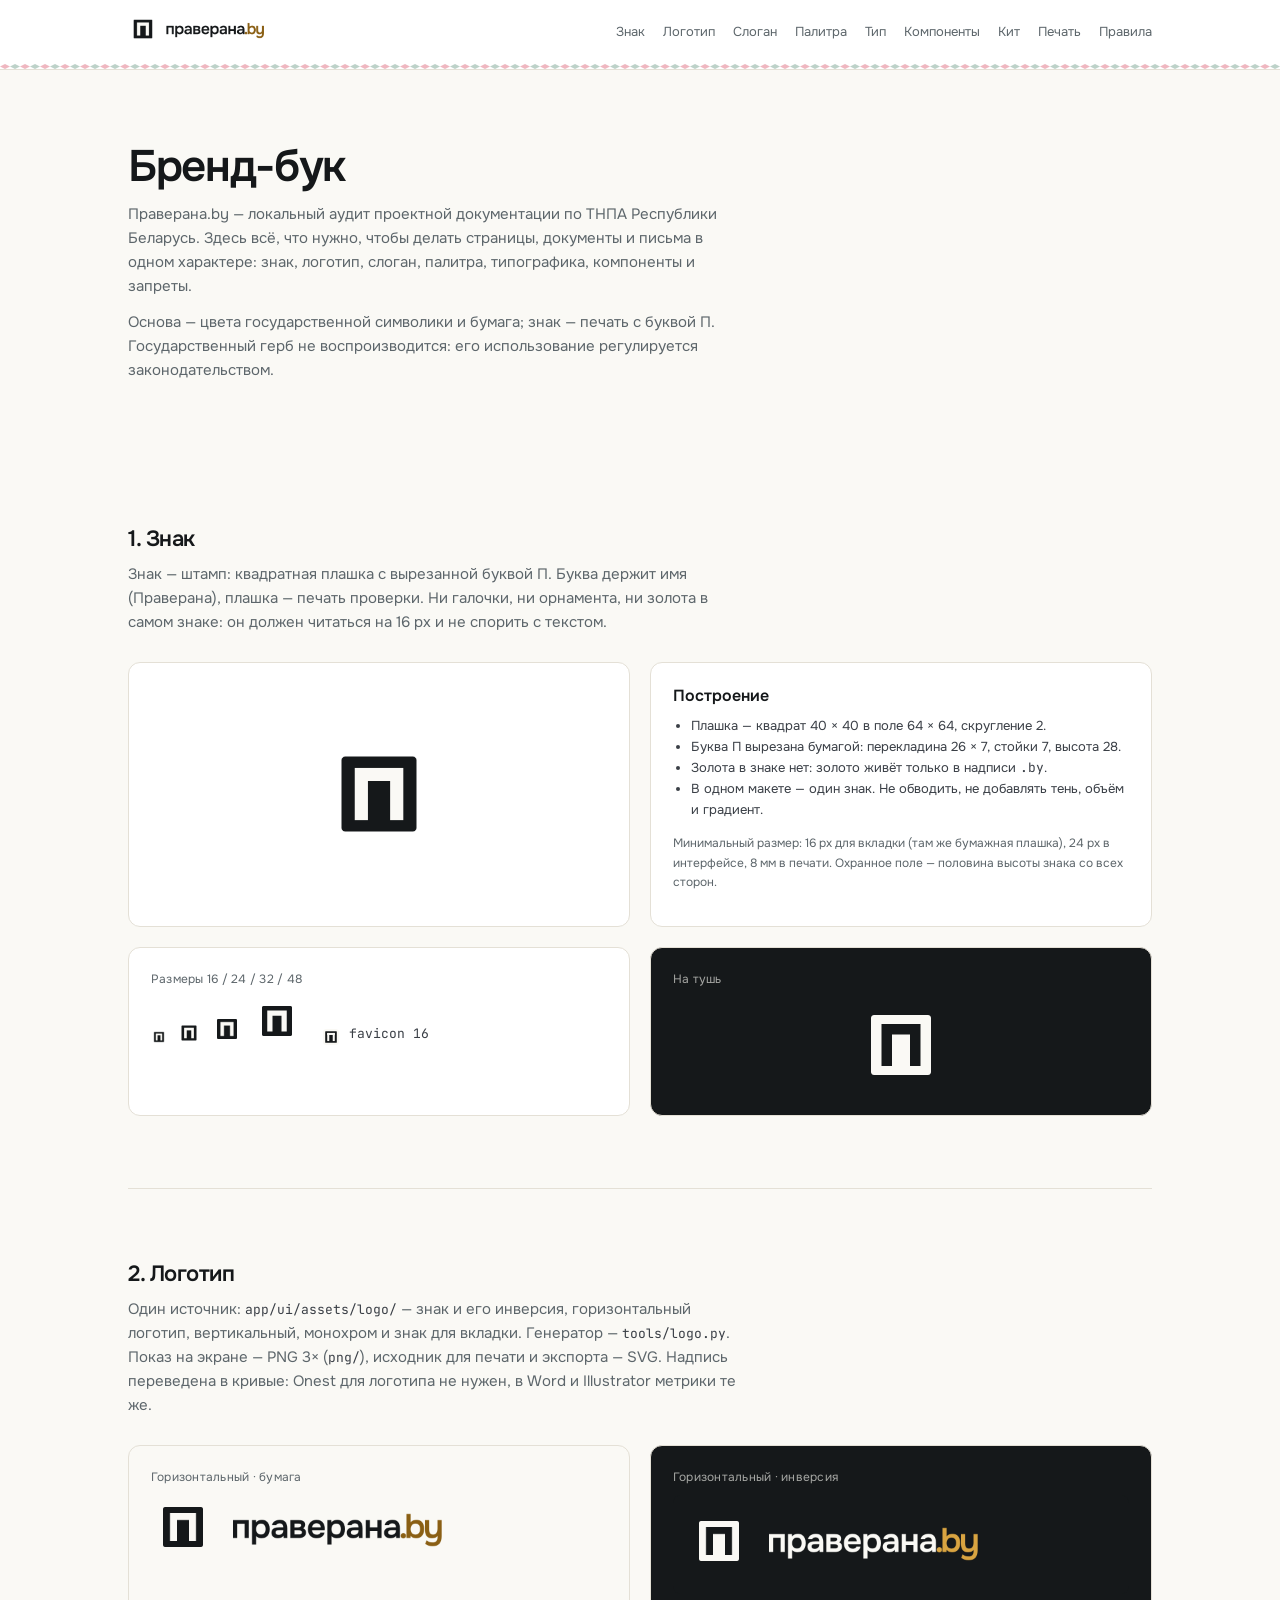
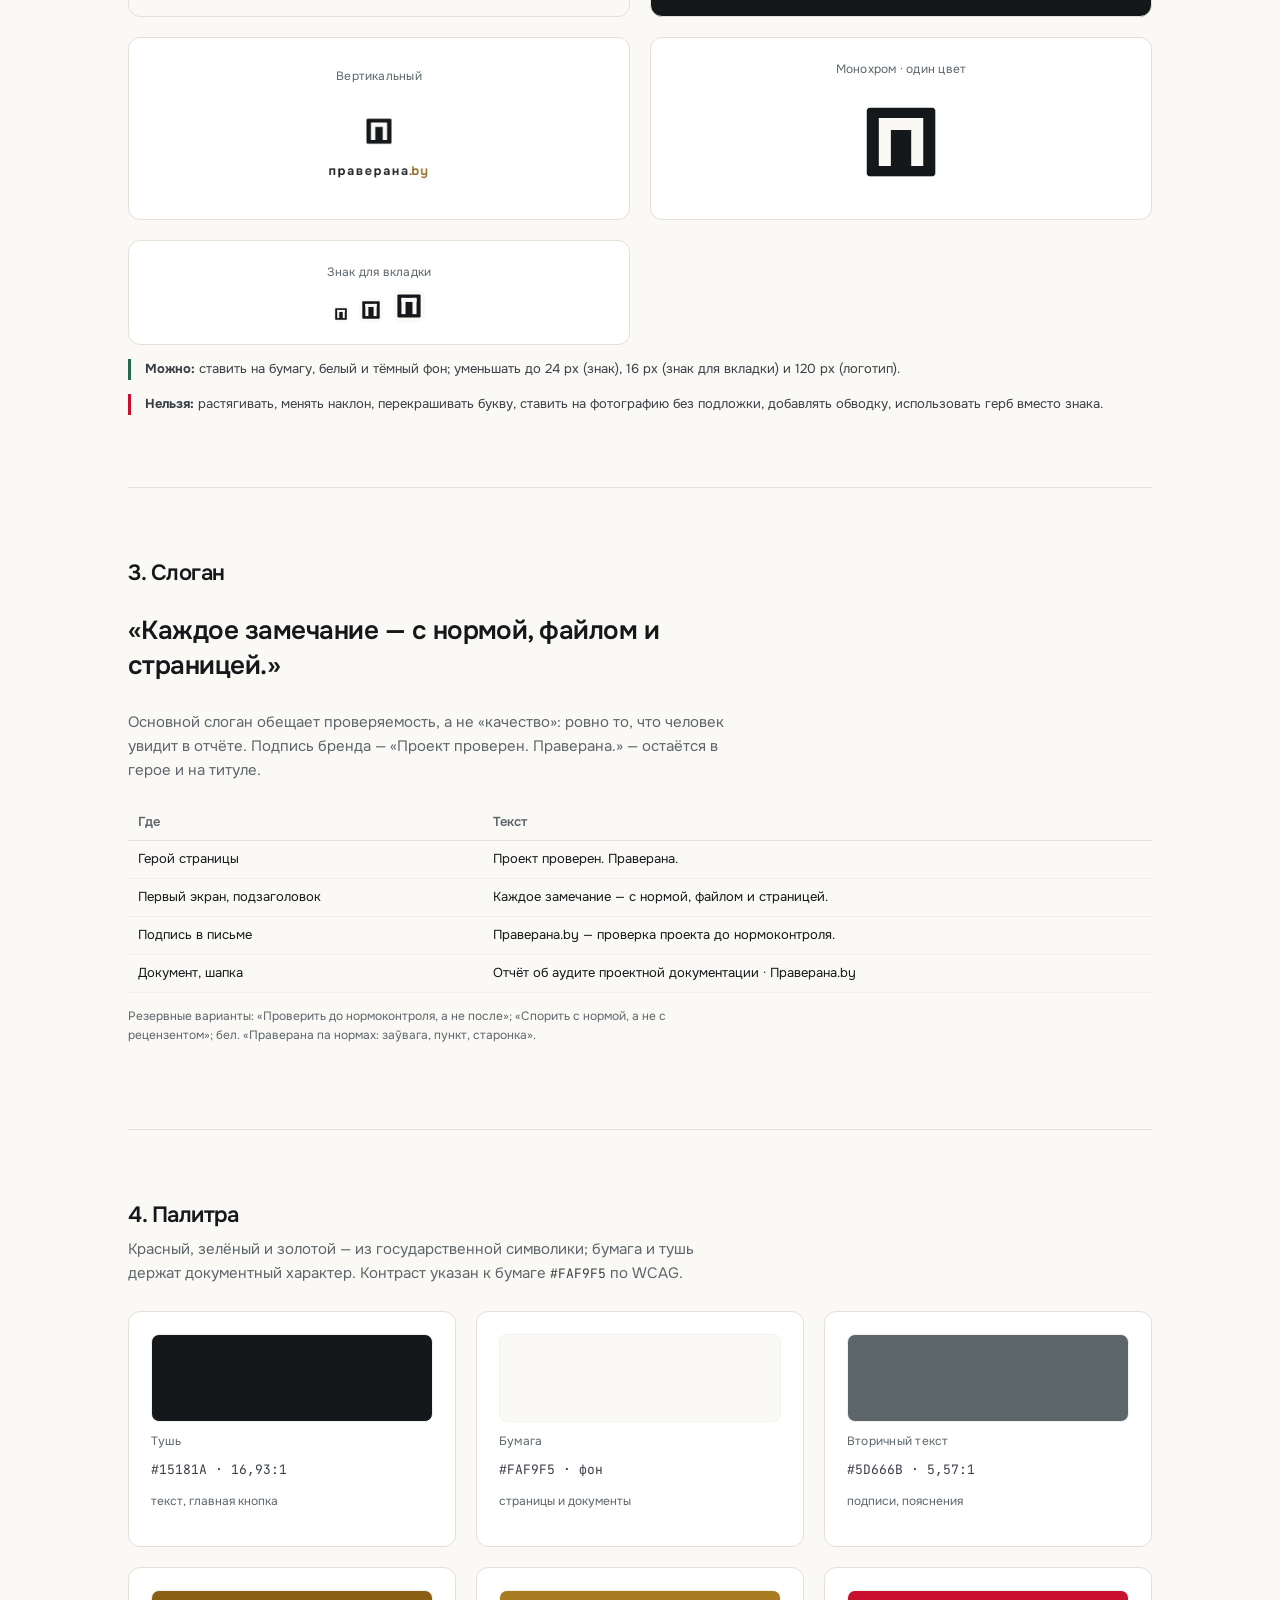
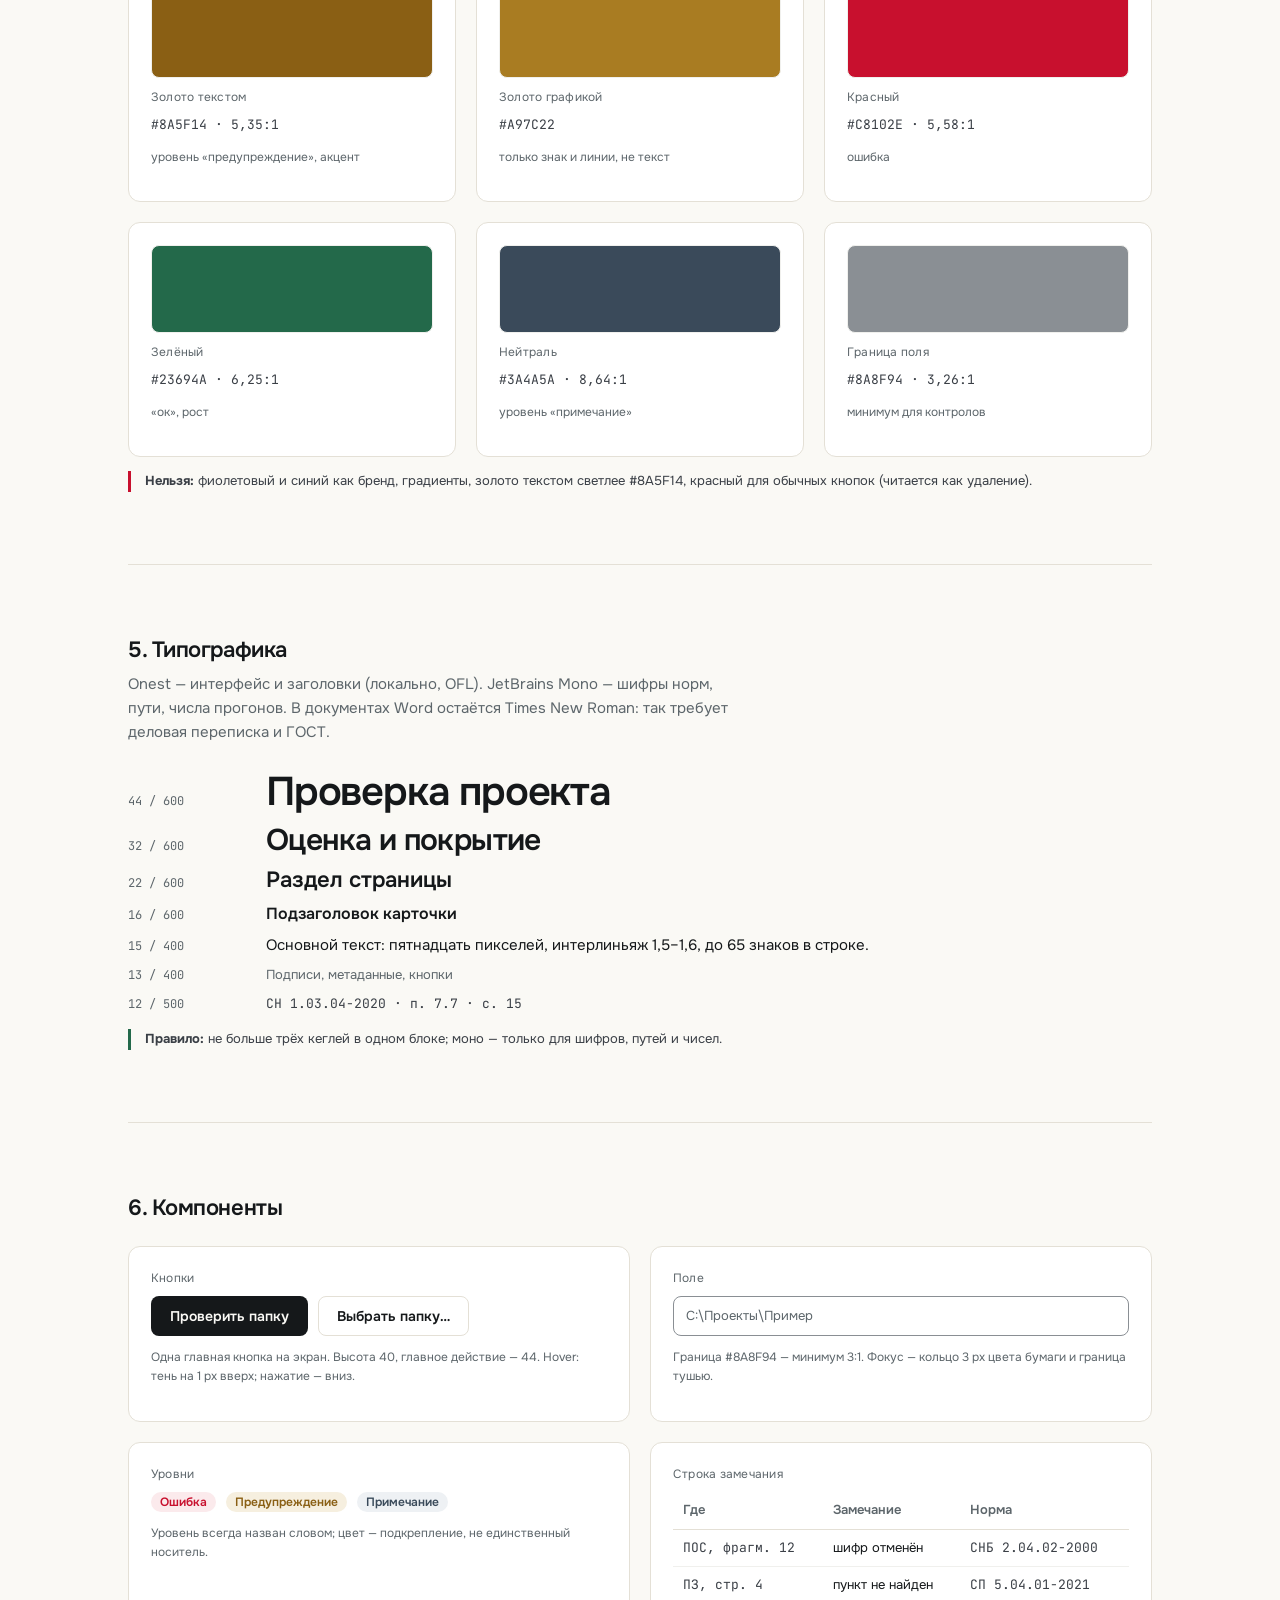
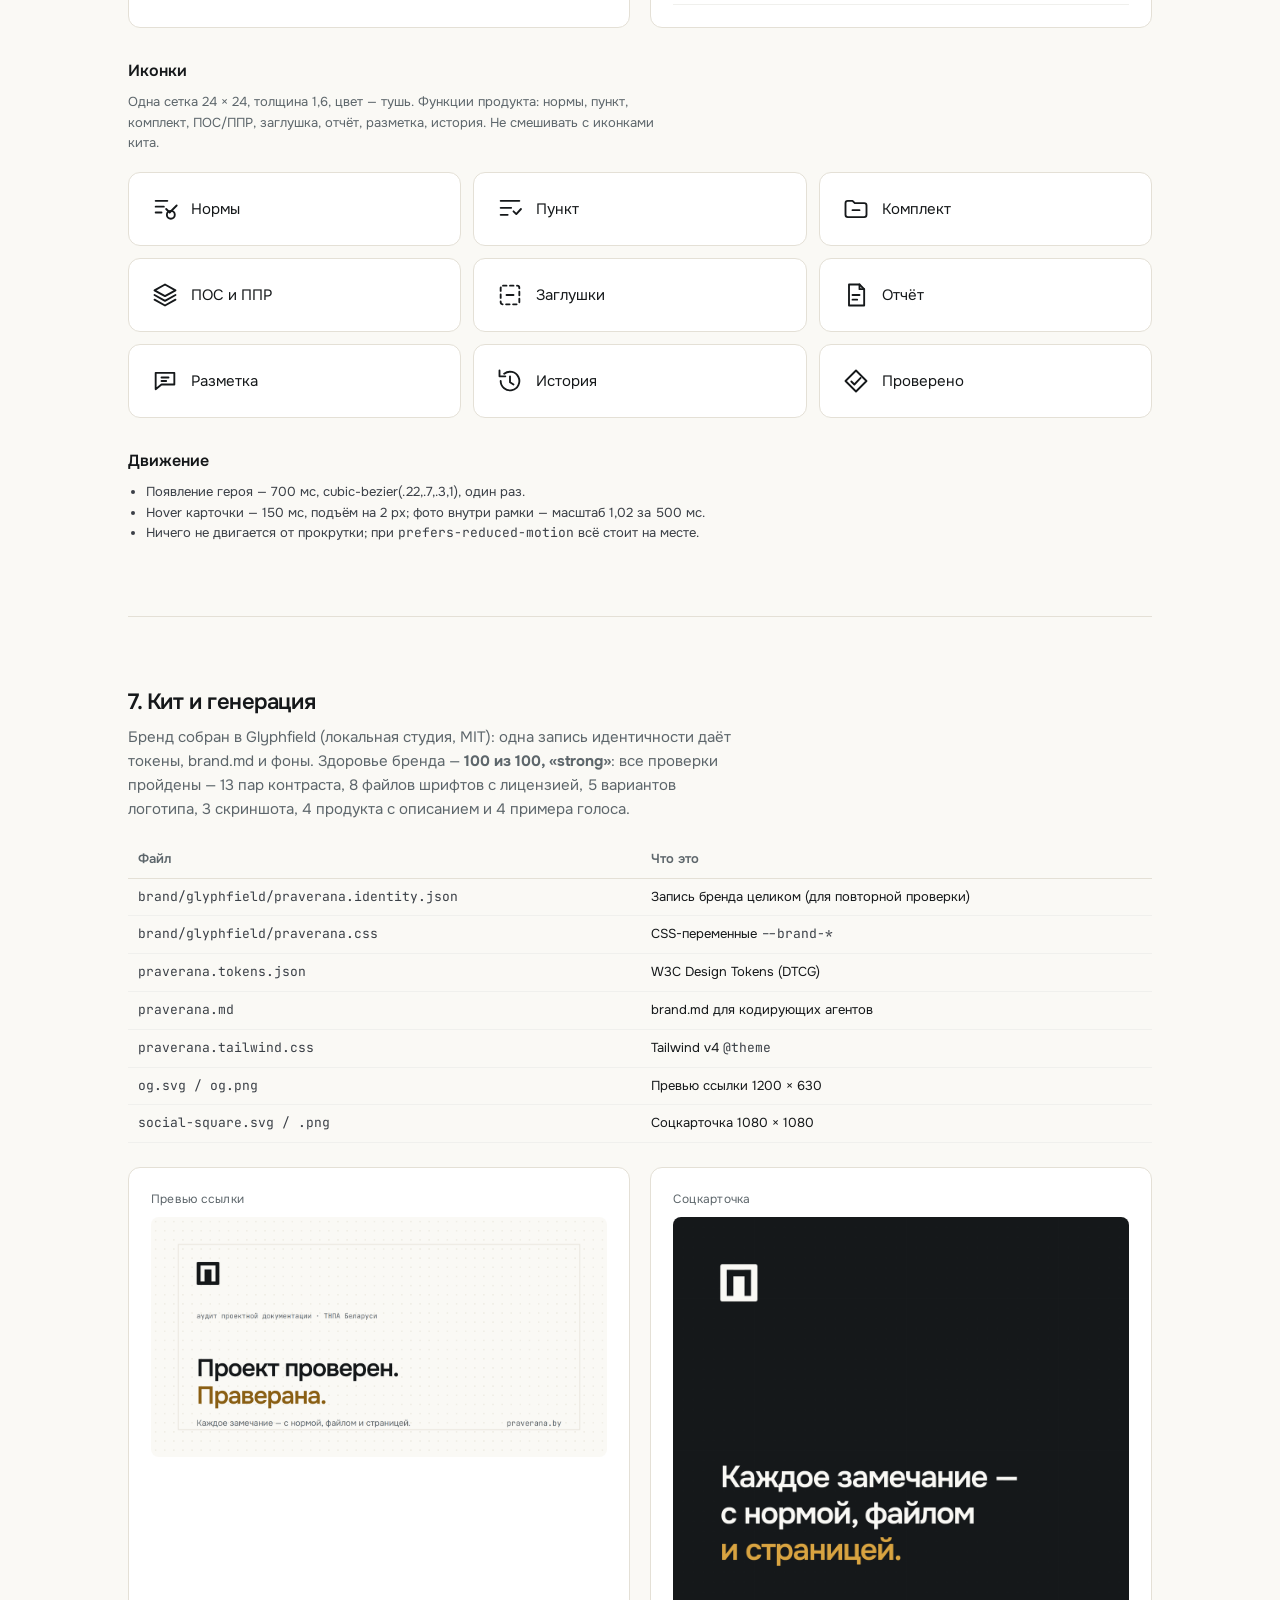
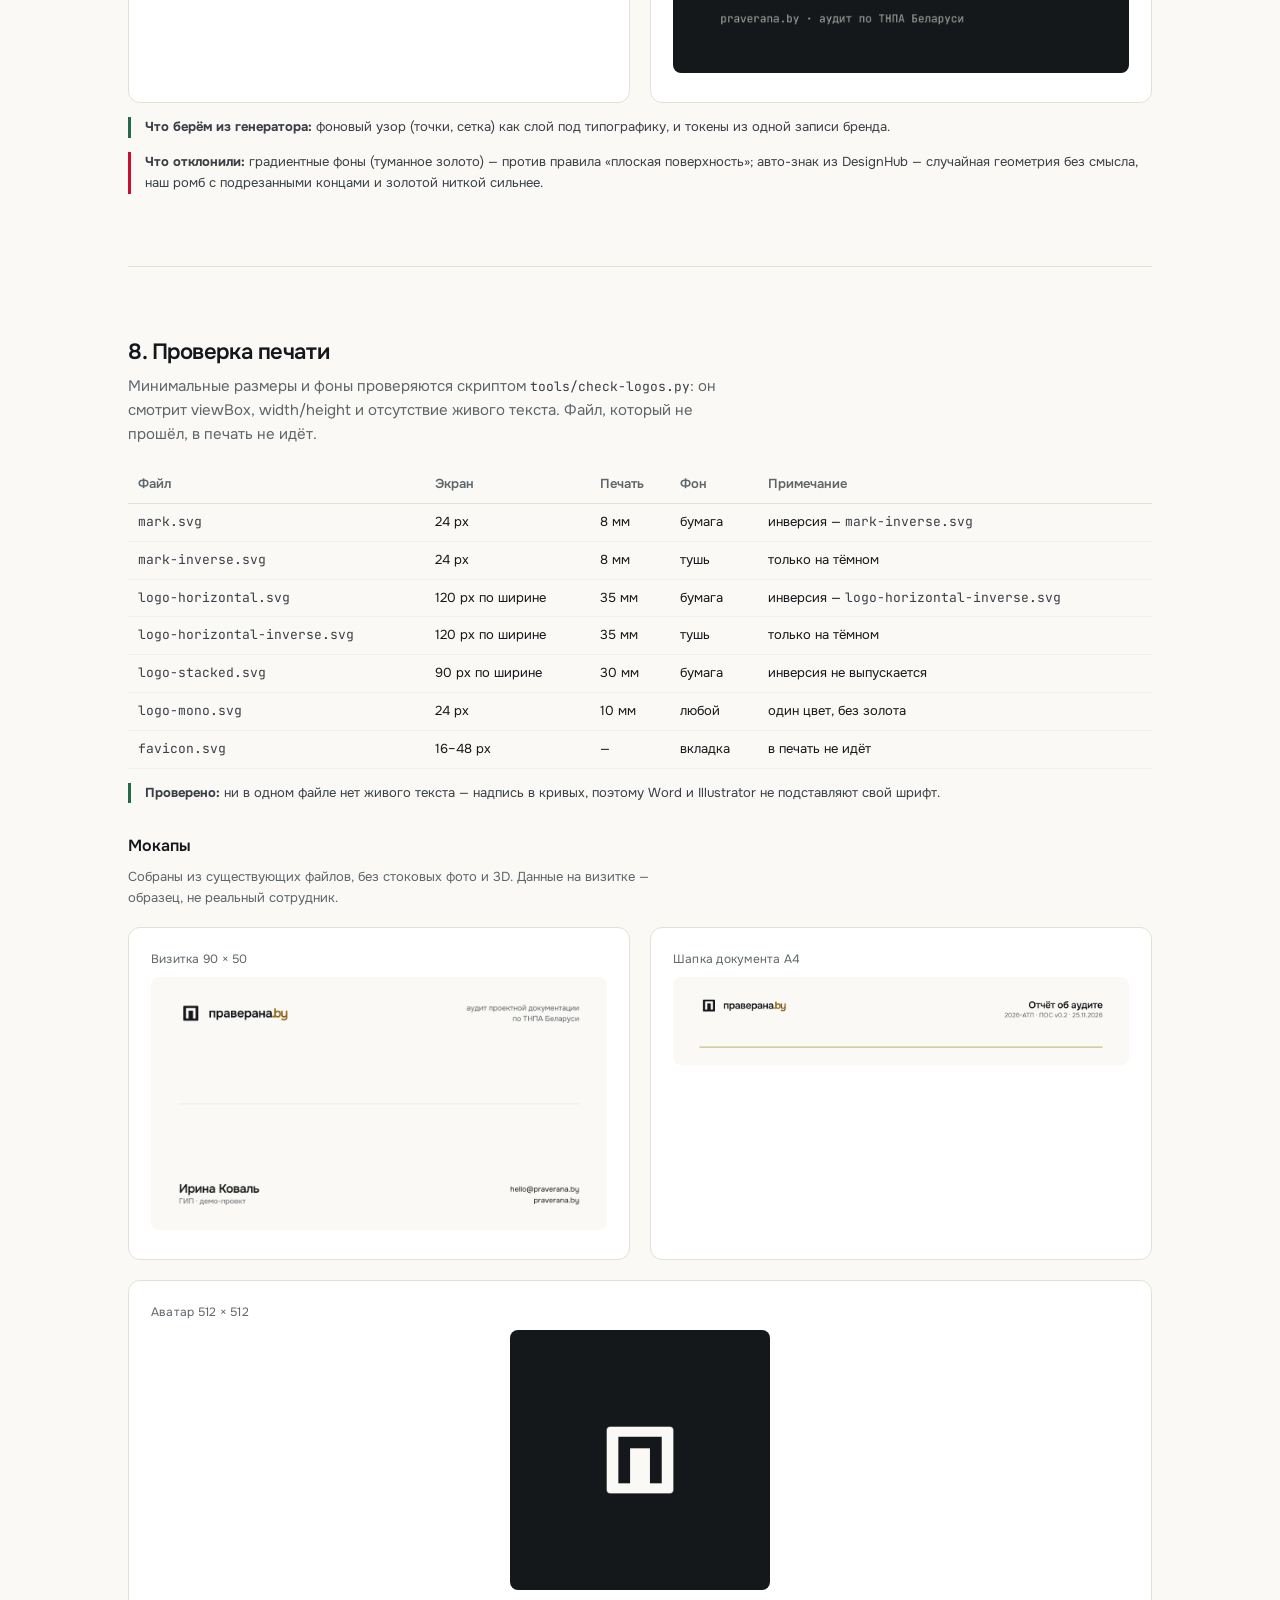
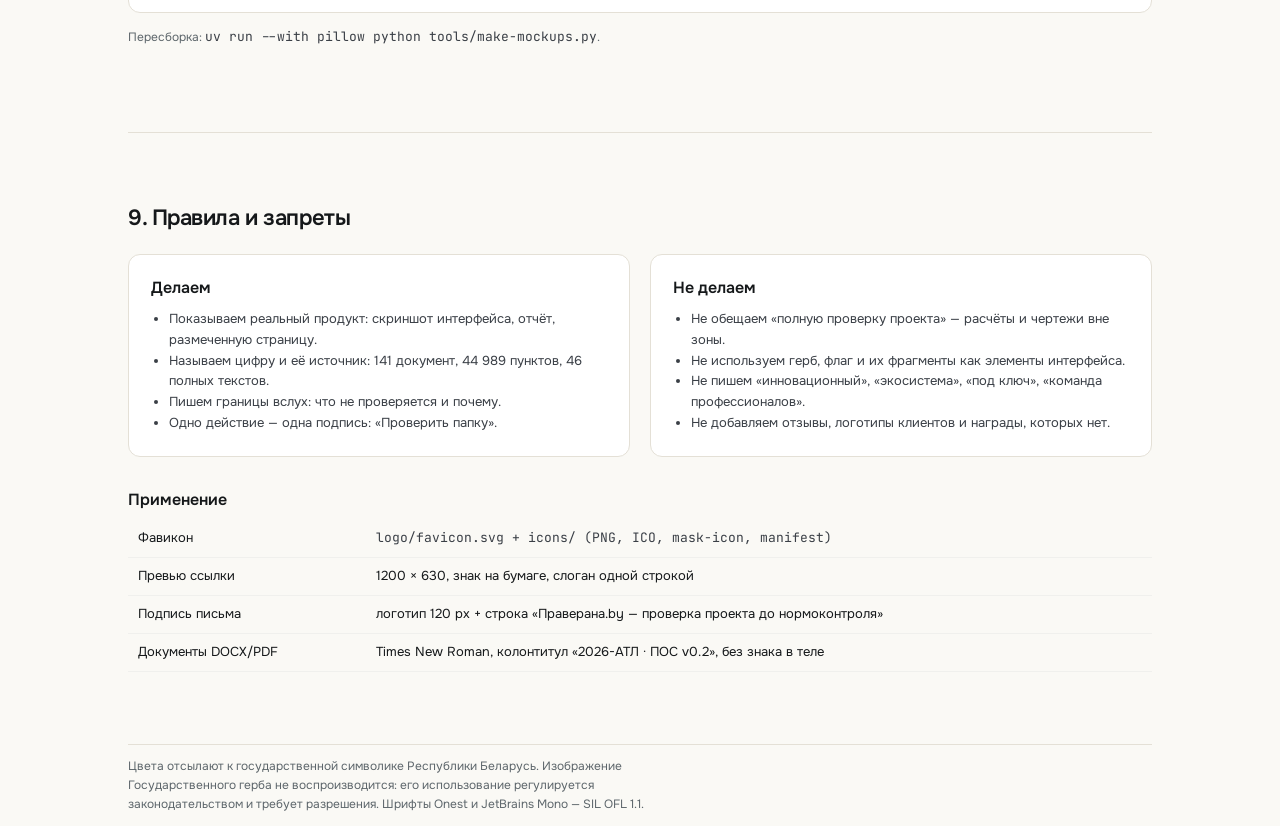
<file: app/ui/brand/index.html>
﻿<!DOCTYPE html>
<html lang="ru">
<head>
<meta charset="utf-8">
<meta name="viewport" content="width=device-width, initial-scale=1">
<title>Праверана.by — бренд-бук</title>
<link rel="icon" type="image/svg+xml" href="/assets/logo/favicon.svg">
<link rel="icon" href="/assets/icons/favicon.ico" sizes="any">
<link rel="icon" type="image/png" sizes="32x32" href="/assets/icons/favicon-32.png">
<link rel="icon" type="image/png" sizes="16x16" href="/assets/icons/favicon-16.png">
<link rel="apple-touch-icon" href="/assets/icons/apple-touch-icon-180.png">
<link rel="mask-icon" href="/assets/icons/safari-pinned-tab.svg" color="#15181A">
<link rel="manifest" href="/manifest.webmanifest">
<meta name="theme-color" content="#FAF9F5">
<link rel="stylesheet" href="../assets/fonts/fonts.css">
<link rel="stylesheet" href="../assets/tokens.css">
<style>
  *{box-sizing:border-box}
  html,body{margin:0}
  body{background:var(--paper);color:var(--ink);font:var(--t-body)/1.6 var(--font-text)}
  .wrap{max-width:1080px;margin:0 auto;padding:0 28px}
  header.top{border-bottom:1px solid var(--line);background:var(--surface);position:sticky;top:0;z-index:5}
  .top-in{height:64px;display:flex;align-items:center;justify-content:space-between;gap:16px}
  .top-in img{height:30px;width:auto}
  nav{display:flex;gap:18px;font-size:var(--t-sm)}
  nav a{color:var(--muted);text-decoration:none}
  nav a:hover{color:var(--ink)}
  .ornament{height:5px;background-image:url("data:image/svg+xml;utf8,<svg xmlns='http://www.w3.org/2000/svg' width='20' height='5' viewBox='0 0 20 5'><path d='M5 0 L10 2.5 L5 5 L0 2.5Z' fill='%23c8102e'/><path d='M15 0 L20 2.5 L15 5 L10 2.5Z' fill='%2323694a'/></svg>");
    background-repeat:repeat-x;background-size:20px 5px;opacity:.3}
  section{padding:72px 0;border-bottom:1px solid var(--line)}
  h1{font:600 44px/1.1 var(--font-display);letter-spacing:-.03em;margin:0 0 12px}
  h2{font:600 var(--t-h2)/1.25 var(--font-display);letter-spacing:-.02em;margin:0 0 8px}
  h3{font:600 var(--t-h3)/1.35 var(--font-display);margin:32px 0 10px}
  .lead{color:var(--muted);max-width:62ch;margin:0}
  .grid{display:grid;gap:20px}
  .g2{grid-template-columns:repeat(2,minmax(0,1fr))}
  .g3{grid-template-columns:repeat(3,minmax(0,1fr))}
  .card{background:var(--surface);border:1px solid var(--line);border-radius:var(--r-surface);padding:22px}
  .label{font-size:var(--t-xs);color:var(--muted);letter-spacing:.02em;margin-bottom:8px}
  .swatch{height:88px;border-radius:var(--r-ctl);border:1px solid var(--line-soft);margin-bottom:10px}
  .mono{font-family:var(--font-mono);font-size:var(--t-sm);color:var(--ink-2)}
  .row{display:flex;gap:10px;flex-wrap:wrap;align-items:center}
  .btn{display:inline-flex;align-items:center;justify-content:center;gap:8px;border-radius:var(--r-ctl);
       padding:0 18px;height:var(--h-ctl);font:600 14px var(--font-text);border:1px solid transparent;cursor:default}
  .btn--primary{background:var(--ink);color:var(--paper)}
  .btn--secondary{background:var(--surface);border-color:var(--line);color:var(--ink)}
  .input{display:flex;align-items:center;height:var(--h-ctl);border:1px solid var(--line-input);
         border-radius:var(--r-ctl);padding:0 12px;color:var(--muted);font-size:var(--t-sm);background:var(--surface)}
  .lvl{display:inline-block;font:600 12px var(--font-text);padding:2px 9px;border-radius:var(--r-pill)}
  .lvl.error{background:var(--red-soft);color:var(--red)}
  .lvl.warn{background:var(--gold-soft);color:var(--gold-text)}
  .lvl.info{background:var(--slate-soft);color:var(--slate)}
  table{width:100%;border-collapse:collapse;font-size:var(--t-sm)}
  th{text-align:left;color:var(--muted);font-weight:600;padding:8px 10px;border-bottom:1px solid var(--line)}
  td{padding:8px 10px;border-bottom:1px solid var(--line-soft)}
  .dont{border-left:3px solid var(--red);padding-left:14px;margin-top:14px;color:var(--ink-2);font-size:var(--t-sm)}
  .do{border-left:3px solid var(--green);padding-left:14px;margin-top:14px;color:var(--ink-2);font-size:var(--t-sm)}
  .spec{display:grid;grid-template-columns:120px 1fr;gap:8px 18px;align-items:baseline}
  .size{font-family:var(--font-mono);color:var(--muted);font-size:var(--t-xs)}
  footer{padding:40px 0 60px;color:var(--muted);font-size:var(--t-sm)}
  .quote{font:600 26px/1.35 var(--font-display);letter-spacing:-.02em;max-width:34ch}
  .fine{color:var(--muted);font-size:var(--t-xs);max-width:70ch}
  @media (max-width:820px){.g2,.g3{grid-template-columns:1fr}h1{font-size:32px}}
</style>
</head>
<body>

<header class="top">
  <div class="wrap top-in">
    <a href="#" aria-label="Праверана.by"><img src="../assets/logo/png/logo-horizontal.png" alt="Праверана.by"></a>
    <nav aria-label="Разделы бренд-бука">
      <a href="#mark">Знак</a><a href="#logo">Логотип</a><a href="#slogan">Слоган</a>
      <a href="#color">Палитра</a><a href="#type">Тип</a><a href="#ui">Компоненты</a>
      <a href="#kit">Кит</a><a href="#print">Печать</a><a href="#rules">Правила</a>
    </nav>
  </div>
  <div class="ornament" aria-hidden="true"></div>
</header>

<main class="wrap">
  <section style="border-bottom:0">
    <h1>Бренд-бук</h1>
    <p class="lead">Праверана.by — локальный аудит проектной документации по ТНПА Республики Беларусь.
      Здесь всё, что нужно, чтобы делать страницы, документы и письма в одном характере: знак, логотип,
      слоган, палитра, типографика, компоненты и запреты.</p>
    <p class="lead" style="margin-top:12px">Основа — цвета государственной символики и бумага; знак —
      печать с буквой П. Государственный герб не воспроизводится: его использование регулируется
      законодательством.</p>
  </section>

  <section id="mark">
    <h2>1. Знак</h2>
    <p class="lead">Знак — штамп: квадратная плашка с вырезанной буквой П. Буква держит имя
      (Праверана), плашка — печать проверки. Ни галочки, ни орнамента, ни золота в самом знаке:
      он должен читаться на 16 px и не спорить с текстом.</p>
    <div class="grid g2" style="margin-top:28px">
      <div class="card" style="display:grid;place-items:center;min-height:220px">
        <img src="../assets/logo/png/mark.png" alt="Знак: штамп с вырезанной буквой П" width="120" height="120">
      </div>
      <div class="card">
        <h3 style="margin-top:0">Построение</h3>
        <ul style="margin:0;padding-left:18px;color:var(--ink-2);font-size:var(--t-sm)">
          <li>Плашка — квадрат 40 × 40 в поле 64 × 64, скругление 2.</li>
          <li>Буква П вырезана бумагой: перекладина 26 × 7, стойки 7, высота 28.</li>
          <li>Золота в знаке нет: золото живёт только в надписи <span class="mono">.by</span>.</li>
          <li>В одном макете — один знак. Не обводить, не добавлять тень, объём и градиент.</li>
        </ul>
        <p class="fine" style="margin-top:14px">Минимальный размер: 16 px для вкладки (там же бумажная
          плашка), 24 px в интерфейсе, 8 мм в печати. Охранное поле — половина высоты знака со всех
          сторон.</p>
      </div>
    </div>
    <div class="grid g2" style="margin-top:20px">
      <div class="card">
        <div class="label">Размеры 16 / 24 / 32 / 48</div>
        <div class="row" style="align-items:flex-end">
          <img src="../assets/logo/png/mark.png" alt="" width="16" height="16">
          <img src="../assets/logo/png/mark.png" alt="" width="24" height="24">
          <img src="../assets/logo/png/mark.png" alt="" width="32" height="32">
          <img src="../assets/logo/png/mark.png" alt="" width="48" height="48">
          <img src="../assets/logo/favicon.svg" alt="" width="16" height="16" style="margin-left:12px">
          <span class="mono">favicon 16</span>
        </div>
      </div>
      <div class="card" style="background:var(--ink);display:grid;place-items:center">
        <div class="label" style="color:#a5a6a3;justify-self:start">На тушь</div>
        <img src="../assets/logo/png/mark-inverse.png" alt="Знак в инверсии" width="96" height="96">
      </div>
    </div>
  </section>

  <section id="logo">
    <h2>2. Логотип</h2>
    <p class="lead">Один источник: <span class="mono">app/ui/assets/logo/</span> — знак и его инверсия,
      горизонтальный логотип, вертикальный, монохром и знак для вкладки. Генератор — <span class="mono">tools/logo.py</span>.
      Показ на экране — PNG 3× (<span class="mono">png/</span>), исходник для печати и экспорта — SVG.
      Надпись переведена в кривые: Onest для логотипа не нужен, в Word и Illustrator метрики те же.</p>
    <div class="grid g2" style="margin-top:28px">
      <div class="card" style="background:var(--paper)">
        <div class="label">Горизонтальный · бумага</div>
        <img src="../assets/logo/png/logo-horizontal.png" alt="Горизонтальный логотип" width="372" height="64" style="max-width:100%">
      </div>
      <div class="card" style="background:var(--ink)">
        <div class="label" style="color:#a5a6a3">Горизонтальный · инверсия</div>
        <div style="background:var(--ink);padding:14px;border-radius:var(--r-ctl)">
          <img src="../assets/logo/png/logo-horizontal-inverse.png" alt="Логотип на тёмном" width="372" height="64" style="max-width:100%">
        </div>
      </div>
      <div class="card" style="display:grid;place-items:center">
        <div class="label">Вертикальный</div>
        <img src="../assets/logo/png/logo-stacked.png" alt="Вертикальный логотип" width="120">
      </div>
      <div class="card" style="display:grid;place-items:center">
        <div class="label">Монохром · один цвет</div>
        <img src="../assets/logo/png/logo-mono.png" alt="Монохромный знак" width="110">
      </div>
      <div class="card" style="display:grid;place-items:center">
        <div class="label">Знак для вкладки</div>
        <div class="row" style="align-items:flex-end">
          <img src="../assets/logo/favicon.svg" alt="Фавикон" width="16" height="16">
          <img src="../assets/logo/favicon.svg" alt="" width="24" height="24">
          <img src="../assets/logo/favicon.svg" alt="" width="32" height="32">
        </div>
      </div>
    </div>
    <div class="do"><b>Можно:</b> ставить на бумагу, белый и тёмный фон; уменьшать до 24 px (знак),
      16 px (знак для вкладки) и 120 px (логотип).</div>
    <div class="dont"><b>Нельзя:</b> растягивать, менять наклон, перекрашивать букву, ставить на фотографию
      без подложки, добавлять обводку, использовать герб вместо знака.</div>
  </section>

  <section id="slogan">
    <h2>3. Слоган</h2>
    <p class="quote">«Каждое замечание — с нормой, файлом и страницей.»</p>
    <p class="lead" style="margin-top:16px">Основной слоган обещает проверяемость, а не «качество»: ровно то,
      что человек увидит в отчёте. Подпись бренда — «Проект проверен. Праверана.» — остаётся в герое
      и на титуле.</p>
    <table style="margin-top:22px">
      <thead><tr><th>Где</th><th>Текст</th></tr></thead>
      <tbody>
        <tr><td>Герой страницы</td><td>Проект проверен. Праверана.</td></tr>
        <tr><td>Первый экран, подзаголовок</td><td>Каждое замечание — с нормой, файлом и страницей.</td></tr>
        <tr><td>Подпись в письме</td><td>Праверана.by — проверка проекта до нормоконтроля.</td></tr>
        <tr><td>Документ, шапка</td><td>Отчёт об аудите проектной документации · Праверана.by</td></tr>
      </tbody>
    </table>
    <p class="fine" style="margin-top:14px">Резервные варианты: «Проверить до нормоконтроля, а не после»;
      «Спорить с нормой, а не с рецензентом»; бел. «Праверана па нормах: заўвага, пункт, старонка».</p>
  </section>

  <section id="color">
    <h2>4. Палитра</h2>
    <p class="lead">Красный, зелёный и золотой — из государственной символики; бумага и тушь держат
      документный характер. Контраст указан к бумаге <span class="mono">#FAF9F5</span> по WCAG.</p>
    <div class="grid g3" style="margin-top:26px">
      <div class="card"><div class="swatch" style="background:#15181a"></div><div class="label">Тушь</div><div class="mono">#15181A · 16,93:1</div><p class="fine">текст, главная кнопка</p></div>
      <div class="card"><div class="swatch" style="background:#faf9f5"></div><div class="label">Бумага</div><div class="mono">#FAF9F5 · фон</div><p class="fine">страницы и документы</p></div>
      <div class="card"><div class="swatch" style="background:#5d666b"></div><div class="label">Вторичный текст</div><div class="mono">#5D666B · 5,57:1</div><p class="fine">подписи, пояснения</p></div>
      <div class="card"><div class="swatch" style="background:#8a5f14"></div><div class="label">Золото текстом</div><div class="mono">#8A5F14 · 5,35:1</div><p class="fine">уровень «предупреждение», акцент</p></div>
      <div class="card"><div class="swatch" style="background:#a97c22"></div><div class="label">Золото графикой</div><div class="mono">#A97C22</div><p class="fine">только знак и линии, не текст</p></div>
      <div class="card"><div class="swatch" style="background:#c8102e"></div><div class="label">Красный</div><div class="mono">#C8102E · 5,58:1</div><p class="fine">ошибка</p></div>
      <div class="card"><div class="swatch" style="background:#23694a"></div><div class="label">Зелёный</div><div class="mono">#23694A · 6,25:1</div><p class="fine">«ок», рост</p></div>
      <div class="card"><div class="swatch" style="background:#3a4a5a"></div><div class="label">Нейтраль</div><div class="mono">#3A4A5A · 8,64:1</div><p class="fine">уровень «примечание»</p></div>
      <div class="card"><div class="swatch" style="background:#8a8f94"></div><div class="label">Граница поля</div><div class="mono">#8A8F94 · 3,26:1</div><p class="fine">минимум для контролов</p></div>
    </div>
    <div class="dont"><b>Нельзя:</b> фиолетовый и синий как бренд, градиенты, золото текстом светлее #8A5F14,
      красный для обычных кнопок (читается как удаление).</div>
  </section>

  <section id="type">
    <h2>5. Типографика</h2>
    <p class="lead">Onest — интерфейс и заголовки (локально, OFL). JetBrains Mono — шифры норм, пути,
      числа прогонов. В документах Word остаётся Times New Roman: так требует деловая переписка и ГОСТ.</p>
    <div class="spec" style="margin-top:26px">
      <div class="size">44 / 600</div><div style="font:600 40px/1.1 var(--font-display);letter-spacing:-.03em">Проверка проекта</div>
      <div class="size">32 / 600</div><div style="font:600 30px/1.2 var(--font-display);letter-spacing:-.02em">Оценка и покрытие</div>
      <div class="size">22 / 600</div><div style="font:600 22px/1.3 var(--font-display)">Раздел страницы</div>
      <div class="size">16 / 600</div><div style="font:600 16px/1.4 var(--font-display)">Подзаголовок карточки</div>
      <div class="size">15 / 400</div><div>Основной текст: пятнадцать пикселей, интерлиньяж 1,5–1,6, до 65 знаков в строке.</div>
      <div class="size">13 / 400</div><div style="font-size:13px;color:var(--muted)">Подписи, метаданные, кнопки</div>
      <div class="size">12 / 500</div><div class="mono">СН 1.03.04-2020 · п. 7.7 · с. 15</div>
    </div>
    <div class="do"><b>Правило:</b> не больше трёх кеглей в одном блоке; моно — только для шифров, путей и чисел.</div>
  </section>

  <section id="ui">
    <h2>6. Компоненты</h2>
    <div class="grid g2" style="margin-top:24px">
      <div class="card">
        <div class="label">Кнопки</div>
        <div class="row"><span class="btn btn--primary">Проверить папку</span><span class="btn btn--secondary">Выбрать папку…</span></div>
        <p class="fine" style="margin-top:12px">Одна главная кнопка на экран. Высота 40, главное действие — 44.
          Hover: тень на 1 px вверх; нажатие — вниз.</p>
      </div>
      <div class="card">
        <div class="label">Поле</div>
        <div class="input">C:\Проекты\Пример</div>
        <p class="fine" style="margin-top:12px">Граница #8A8F94 — минимум 3:1. Фокус — кольцо 3 px цвета бумаги
          и граница тушью.</p>
      </div>
      <div class="card">
        <div class="label">Уровни</div>
        <div class="row"><span class="lvl error">Ошибка</span><span class="lvl warn">Предупреждение</span><span class="lvl info">Примечание</span></div>
        <p class="fine" style="margin-top:12px">Уровень всегда назван словом; цвет — подкрепление, не единственный носитель.</p>
      </div>
      <div class="card">
        <div class="label">Строка замечания</div>
        <table>
          <thead><tr><th>Где</th><th>Замечание</th><th>Норма</th></tr></thead>
          <tbody>
            <tr><td class="mono">ПОС, фрагм. 12</td><td>шифр отменён</td><td class="mono">СНБ 2.04.02-2000</td></tr>
            <tr><td class="mono">ПЗ, стр. 4</td><td>пункт не найден</td><td class="mono">СП 5.04.01-2021</td></tr>
          </tbody>
        </table>
      </div>
    </div>
    <h3>Иконки</h3>
    <p class="lead" style="font-size:var(--t-sm)">Одна сетка 24 × 24, толщина 1,6, цвет — тушь.
      Функции продукта: нормы, пункт, комплект, ПОС/ППР, заглушка, отчёт, разметка, история.
      Не смешивать с иконками кита.</p>
    <div class="grid g3" style="margin-top:18px;gap:12px">
      <div class="card" style="display:flex;align-items:center;gap:12px"><img src="../assets/picto/norms.svg" alt="" width="28" height="28"><span>Нормы</span></div>
      <div class="card" style="display:flex;align-items:center;gap:12px"><img src="../assets/picto/clause.svg" alt="" width="28" height="28"><span>Пункт</span></div>
      <div class="card" style="display:flex;align-items:center;gap:12px"><img src="../assets/picto/completeness.svg" alt="" width="28" height="28"><span>Комплект</span></div>
      <div class="card" style="display:flex;align-items:center;gap:12px"><img src="../assets/picto/pos-ppr.svg" alt="" width="28" height="28"><span>ПОС и ППР</span></div>
      <div class="card" style="display:flex;align-items:center;gap:12px"><img src="../assets/picto/placeholder.svg" alt="" width="28" height="28"><span>Заглушки</span></div>
      <div class="card" style="display:flex;align-items:center;gap:12px"><img src="../assets/picto/report.svg" alt="" width="28" height="28"><span>Отчёт</span></div>
      <div class="card" style="display:flex;align-items:center;gap:12px"><img src="../assets/picto/markup.svg" alt="" width="28" height="28"><span>Разметка</span></div>
      <div class="card" style="display:flex;align-items:center;gap:12px"><img src="../assets/picto/history.svg" alt="" width="28" height="28"><span>История</span></div>
      <div class="card" style="display:flex;align-items:center;gap:12px"><img src="../assets/picto/verified.svg" alt="" width="28" height="28"><span>Проверено</span></div>
    </div>

    <h3>Движение</h3>
    <ul style="margin:0;padding-left:18px;color:var(--ink-2);font-size:var(--t-sm)">
      <li>Появление героя — 700 мс, cubic-bezier(.22,.7,.3,1), один раз.</li>
      <li>Hover карточки — 150 мс, подъём на 2 px; фото внутри рамки — масштаб 1,02 за 500 мс.</li>
      <li>Ничего не двигается от прокрутки; при <span class="mono">prefers-reduced-motion</span> всё стоит на месте.</li>
    </ul>
  </section>

  <section id="kit">
    <h2>7. Кит и генерация</h2>
    <p class="lead">Бренд собран в Glyphfield (локальная студия, MIT): одна запись идентичности даёт
      токены, brand.md и фоны. Здоровье бренда — <b>100 из 100, «strong»</b>: все проверки пройдены —
      13 пар контраста, 8 файлов шрифтов с лицензией, 5 вариантов логотипа, 3 скриншота, 4 продукта
      с описанием и 4 примера голоса.</p>
    <table style="margin-top:20px">
      <thead><tr><th>Файл</th><th>Что это</th></tr></thead>
      <tbody>
        <tr><td class="mono">brand/glyphfield/praverana.identity.json</td><td>Запись бренда целиком (для повторной проверки)</td></tr>
        <tr><td class="mono">brand/glyphfield/praverana.css</td><td>CSS-переменные <span class="mono">--brand-*</span></td></tr>
        <tr><td class="mono">praverana.tokens.json</td><td>W3C Design Tokens (DTCG)</td></tr>
        <tr><td class="mono">praverana.md</td><td>brand.md для кодирующих агентов</td></tr>
        <tr><td class="mono">praverana.tailwind.css</td><td>Tailwind v4 <span class="mono">@theme</span></td></tr>
        <tr><td class="mono">og.svg / og.png</td><td>Превью ссылки 1200 × 630</td></tr>
        <tr><td class="mono">social-square.svg / .png</td><td>Соцкарточка 1080 × 1080</td></tr>
      </tbody>
    </table>
    <div class="grid g2" style="margin-top:24px">
      <div class="card"><div class="label">Превью ссылки</div>
        <img src="../assets/img/og.png" alt="Превью: Проект проверен. Праверана." style="width:100%;border-radius:var(--r-ctl)"></div>
      <div class="card"><div class="label">Соцкарточка</div>
        <img src="../assets/img/social-square.png" alt="Соцкарточка: каждое замечание — с нормой, файлом и страницей" style="width:100%;border-radius:var(--r-ctl)"></div>
    </div>
    <div class="do"><b>Что берём из генератора:</b> фоновый узор (точки, сетка) как слой под типографику,
      и токены из одной записи бренда.</div>
    <div class="dont"><b>Что отклонили:</b> градиентные фоны (туманное золото) — против правила «плоская
      поверхность»; авто-знак из DesignHub — случайная геометрия без смысла, наш ромб с подрезанными
      концами и золотой ниткой сильнее.</div>
  </section>

  <section id="print">
    <h2>8. Проверка печати</h2>
    <p class="lead">Минимальные размеры и фоны проверяются скриптом
      <span class="mono">tools/check-logos.py</span>: он смотрит viewBox, width/height и отсутствие
      живого текста. Файл, который не прошёл, в печать не идёт.</p>
    <table style="margin-top:20px">
      <thead><tr><th>Файл</th><th>Экран</th><th>Печать</th><th>Фон</th><th>Примечание</th></tr></thead>
      <tbody>
        <tr><td class="mono">mark.svg</td><td>24 px</td><td>8 мм</td><td>бумага</td><td>инверсия — <span class="mono">mark-inverse.svg</span></td></tr>
        <tr><td class="mono">mark-inverse.svg</td><td>24 px</td><td>8 мм</td><td>тушь</td><td>только на тёмном</td></tr>
        <tr><td class="mono">logo-horizontal.svg</td><td>120 px по ширине</td><td>35 мм</td><td>бумага</td><td>инверсия — <span class="mono">logo-horizontal-inverse.svg</span></td></tr>
        <tr><td class="mono">logo-horizontal-inverse.svg</td><td>120 px по ширине</td><td>35 мм</td><td>тушь</td><td>только на тёмном</td></tr>
        <tr><td class="mono">logo-stacked.svg</td><td>90 px по ширине</td><td>30 мм</td><td>бумага</td><td>инверсия не выпускается</td></tr>
        <tr><td class="mono">logo-mono.svg</td><td>24 px</td><td>10 мм</td><td>любой</td><td>один цвет, без золота</td></tr>
        <tr><td class="mono">favicon.svg</td><td>16–48 px</td><td>—</td><td>вкладка</td><td>в печать не идёт</td></tr>
      </tbody>
    </table>
    <div class="do"><b>Проверено:</b> ни в одном файле нет живого текста — надпись в кривых,
      поэтому Word и Illustrator не подставляют свой шрифт.</div>

    <h3>Мокапы</h3>
    <p class="lead" style="font-size:var(--t-sm)">Собраны из существующих файлов, без стоковых фото
      и 3D. Данные на визитке — образец, не реальный сотрудник.</p>
    <div class="grid g2" style="margin-top:18px">
      <div class="card"><div class="label">Визитка 90 × 50</div>
        <img src="../assets/img/mockups/business-card.png" alt="Визитка: логотип, имя, контакты"
             style="width:100%;border-radius:var(--r-ctl)"></div>
      <div class="card"><div class="label">Шапка документа A4</div>
        <img src="../assets/img/mockups/document-header.png" alt="Шапка отчёта: логотип и объект"
             style="width:100%;border-radius:var(--r-ctl)"></div>
      <div class="card" style="grid-column:1/-1;display:grid;place-items:center">
        <div class="label" style="justify-self:start">Аватар 512 × 512</div>
        <img src="../assets/img/mockups/avatar.png" alt="Аватар: знак на туши" style="width:260px;border-radius:var(--r-ctl)">
      </div>
    </div>
    <p class="fine" style="margin-top:14px">Пересборка: <span class="mono">uv run --with pillow python tools/make-mockups.py</span>.</p>
  </section>

  <section id="rules">
    <h2>9. Правила и запреты</h2>
    <div class="grid g2" style="margin-top:22px">
      <div class="card">
        <h3 style="margin-top:0">Делаем</h3>
        <ul style="margin:0;padding-left:18px;color:var(--ink-2);font-size:var(--t-sm)">
          <li>Показываем реальный продукт: скриншот интерфейса, отчёт, размеченную страницу.</li>
          <li>Называем цифру и её источник: 141 документ, 44 989 пунктов, 46 полных текстов.</li>
          <li>Пишем границы вслух: что не проверяется и почему.</li>
          <li>Одно действие — одна подпись: «Проверить папку».</li>
        </ul>
      </div>
      <div class="card">
        <h3 style="margin-top:0">Не делаем</h3>
        <ul style="margin:0;padding-left:18px;color:var(--ink-2);font-size:var(--t-sm)">
          <li>Не обещаем «полную проверку проекта» — расчёты и чертежи вне зоны.</li>
          <li>Не используем герб, флаг и их фрагменты как элементы интерфейса.</li>
          <li>Не пишем «инновационный», «экосистема», «под ключ», «команда профессионалов».</li>
          <li>Не добавляем отзывы, логотипы клиентов и награды, которых нет.</li>
        </ul>
      </div>
    </div>
    <h3>Применение</h3>
    <table>
      <tbody>
        <tr><td>Фавикон</td><td class="mono">logo/favicon.svg + icons/ (PNG, ICO, mask-icon, manifest)</td></tr>        <tr><td>Превью ссылки</td><td>1200 × 630, знак на бумаге, слоган одной строкой</td></tr>
        <tr><td>Подпись письма</td><td>логотип 120 px + строка «Праверана.by — проверка проекта до нормоконтроля»</td></tr>
        <tr><td>Документы DOCX/PDF</td><td>Times New Roman, колонтитул «2026-АТЛ · ПОС v0.2», без знака в теле</td></tr>
      </tbody>
    </table>
  </section>
</main>

<footer class="wrap">
  <p class="fine">Цвета отсылают к государственной символике Республики Беларусь. Изображение
    Государственного герба не воспроизводится: его использование регулируется законодательством и
    требует разрешения. Шрифты Onest и JetBrains Mono — SIL OFL 1.1.</p>
</footer>

</body>
</html>
</file>
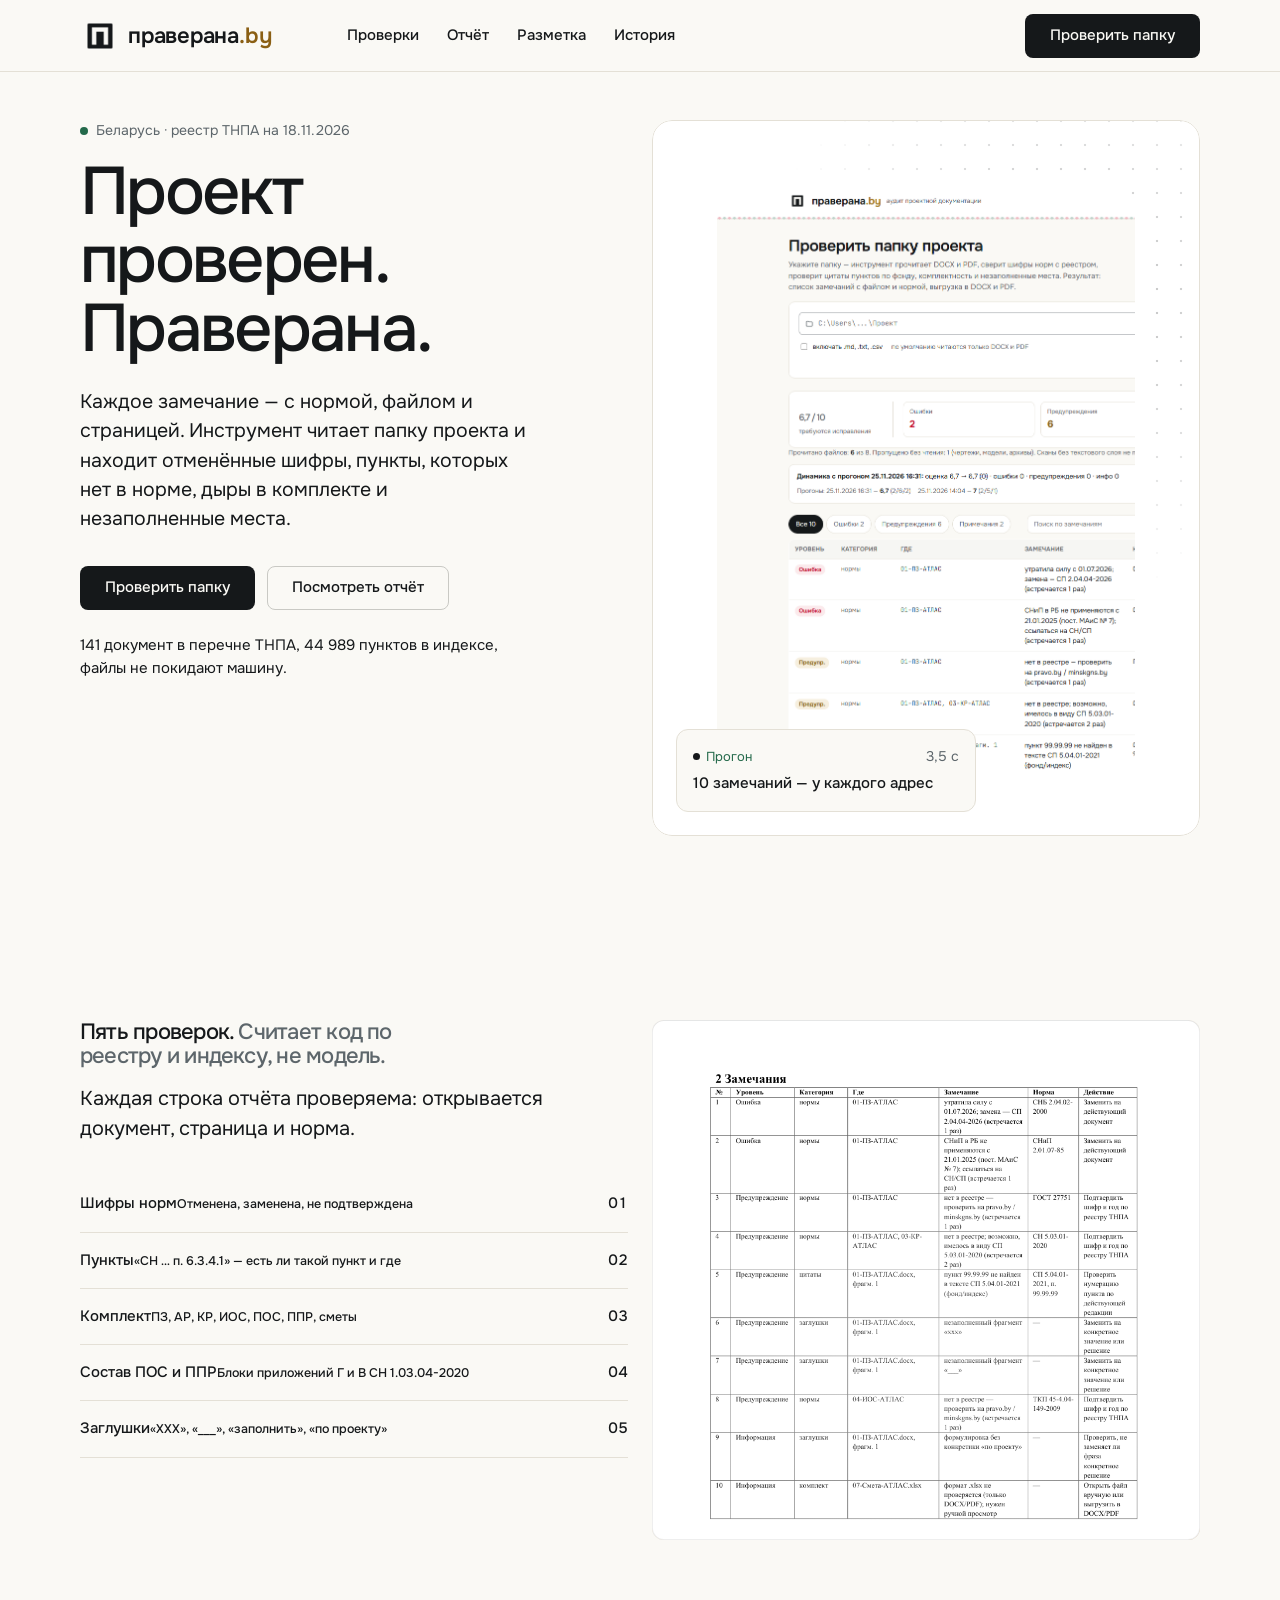
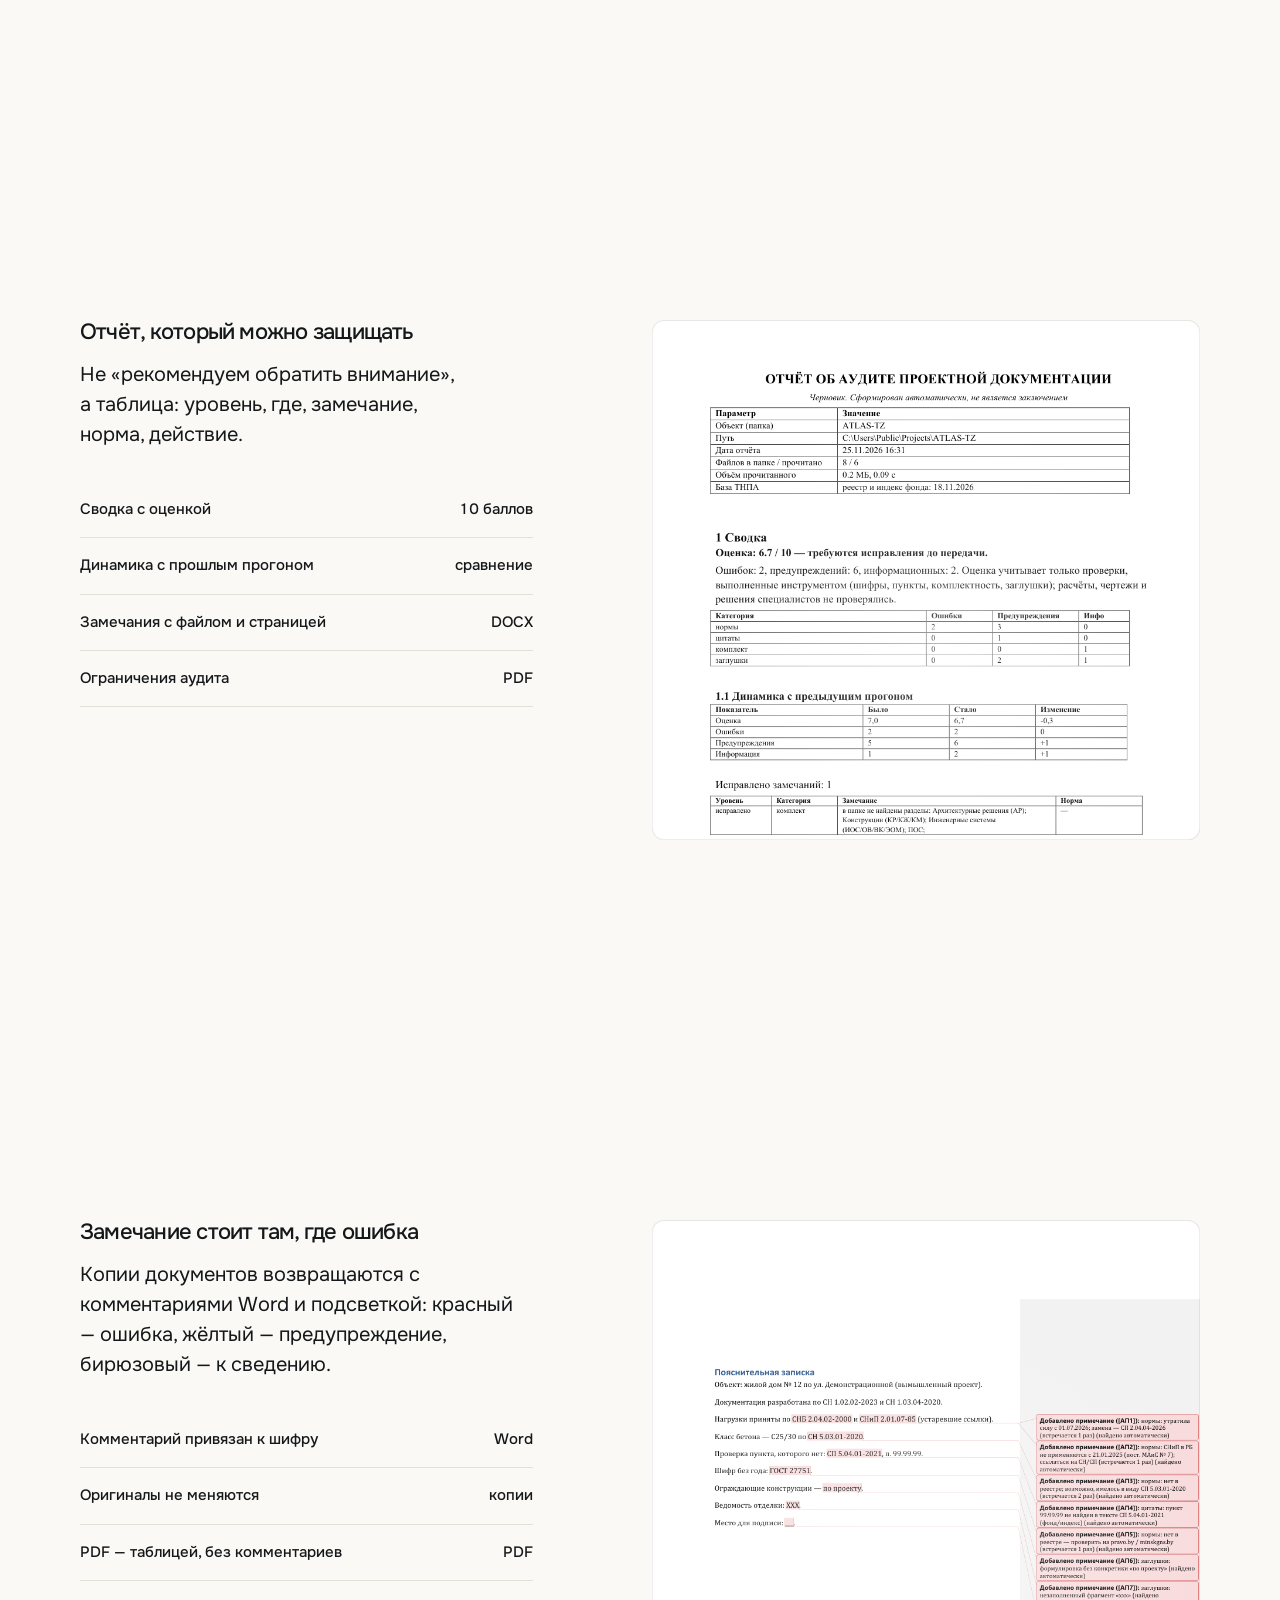
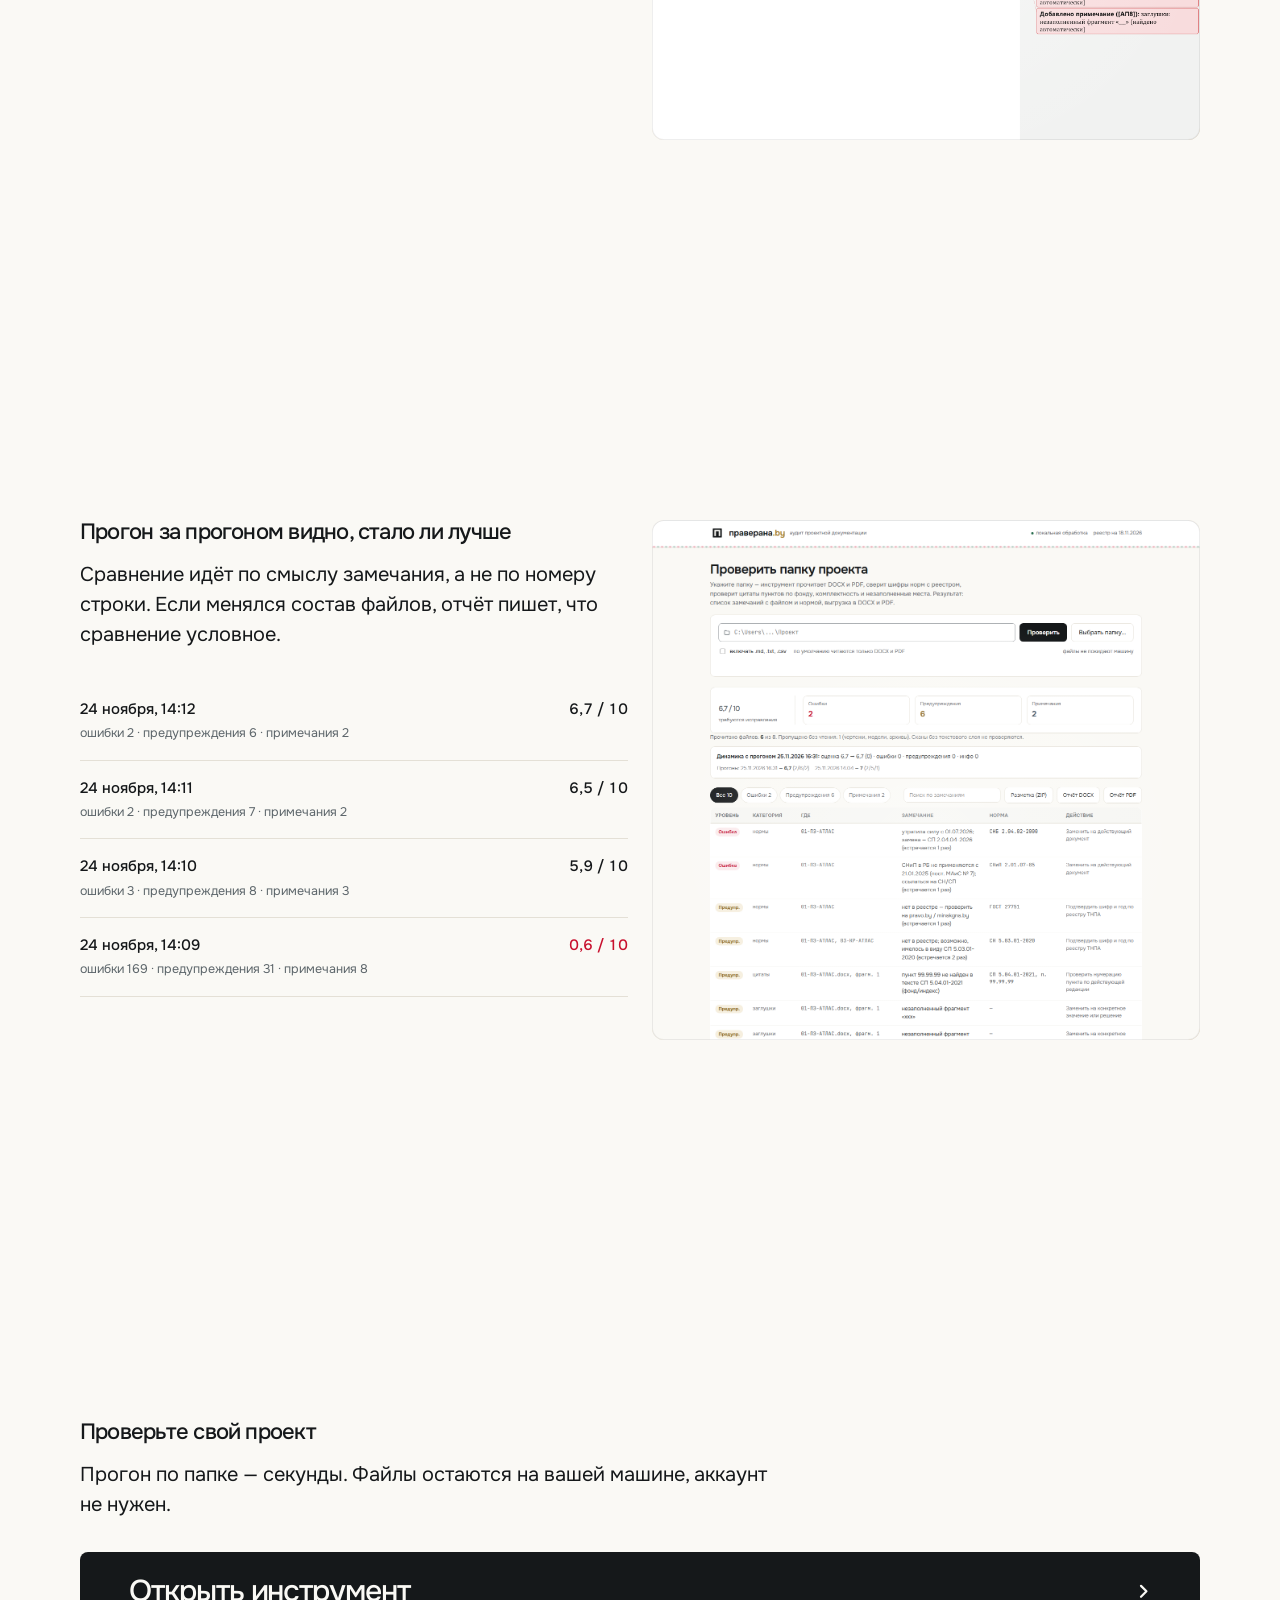
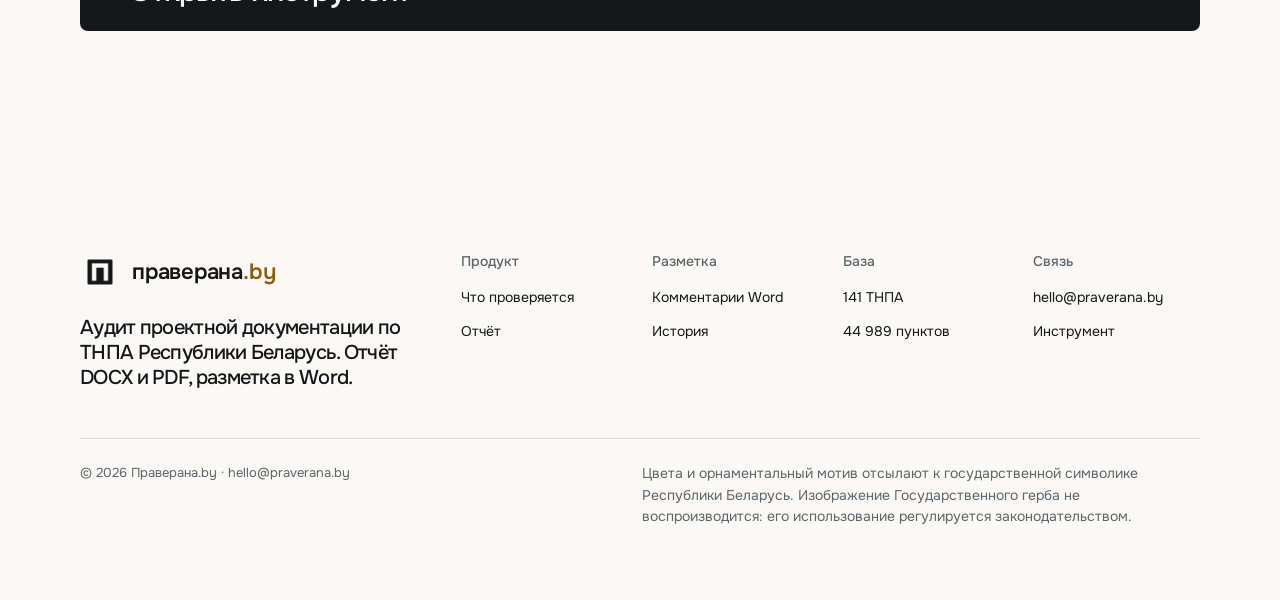
<file: app/ui/landing.html>
﻿<!doctype html>
<html lang="ru" data-type="software" data-radius="soft" data-buttons="solid" data-motion>
<head>
<meta charset="utf-8">
<meta name="viewport" content="width=device-width, initial-scale=1, viewport-fit=cover">
<title>Праверана.by — аудит проектной документации по нормам Беларуси</title>
<meta name="description" content="Локальная проверка проекта: шифры ТНПА, пункты норм, комплектность, состав ПОС и ППР. Отчёт DOCX и PDF, разметка в Word.">
<meta property="og:type" content="website">
<meta property="og:title" content="Праверана.by — проект проверен">
<meta property="og:description" content="Проверка проектной документации по ТНПА Республики Беларусь: отчёт с файлом, страницей и нормой.">
<meta property="og:image" content="assets/img/og.png">
<meta name="twitter:card" content="summary_large_image">
<meta name="site-kind" content="software">
<meta name="page-type" content="software">
<link rel="icon" type="image/svg+xml" href="/assets/logo/favicon.svg">
<link rel="icon" href="/assets/icons/favicon.ico" sizes="any">
<link rel="icon" type="image/png" sizes="32x32" href="/assets/icons/favicon-32.png">
<link rel="icon" type="image/png" sizes="16x16" href="/assets/icons/favicon-16.png">
<link rel="apple-touch-icon" href="/assets/icons/apple-touch-icon-180.png">
<link rel="mask-icon" href="/assets/icons/safari-pinned-tab.svg" color="#15181A">
<link rel="manifest" href="/manifest.webmanifest">
<meta name="theme-color" content="#FAF9F5">

<link rel="stylesheet" href="assets/fonts/fonts.css">
<link rel="stylesheet" href="assets/system.css">
<link rel="stylesheet" href="assets/ui/cards.css">
<link rel="stylesheet" href="assets/motion/motion.css">
<link rel="stylesheet" href="assets/backgrounds/backgrounds.css">
<link rel="stylesheet" href="assets/layout/layout.css">
<link rel="stylesheet" href="assets/icons/icon.css">
<style>
/* Токены — в assets/tokens.css (единый набор для / и /app). Здесь только страничное. */
.mark {
  width: 40px; height: 40px; flex: none; display: inline-block;
  background: url("assets/logo/png/mark.png") center / contain no-repeat;
}
/* кит задаёт .footer .nav__logo .mark = .8em — в подвале это 17,6 px */
.closing .nav__logo .mark,
.closing__links .nav__logo .mark { width: 40px; height: 40px; }
.nav__logo { font-weight: 600; letter-spacing: -.01em; min-width: 0; }
.nav__logo .wm { white-space: nowrap; }
.nav__bar { min-width: 0; }
.nav__actions .btn { white-space: nowrap; }
html, body { overflow-x: clip; }
@media (max-width: 1023px) {
  .nav__actions { display: none !important; }
  .nav__toggle { margin-left: auto !important; }
}
@media (max-width: 640px) {
  .nav__actions .btn { padding-inline: 12px; font-size: 13px; }
  .nav__logo { font-size: 17px; }
  .mark { width: 32px; height: 32px; }
  .closing .nav__logo .mark,
  .closing__links .nav__logo .mark { width: 32px; height: 32px; }
}
.nav__logo .tld { color: #8a5f14; }
.hero__kicker .dot { background: #23694a; }
.hero__media img { width: 100%; height: 100%; object-fit: cover; object-position: top left; }
.hero__media .frame__img { border-radius: var(--r-lg); }
.hero-shot { height: 100%; border-radius: var(--r-lg); overflow: hidden; }
.hero-shot img { width: 100%; height: 100%; object-fit: cover; object-position: top left; }
.ly-float__row .ly-live { color: #23694a; }
.panel { overflow: hidden; }
.panel img { display: block; width: 100%; height: 520px; object-fit: cover; object-position: top left; }
.stat { display: flex; flex-direction: column; gap: 6px; }
.stat b { font-family: var(--font-display); font-size: clamp(30px, 4.2vw, 46px); line-height: 1; letter-spacing: -.03em; }
.stat span { color: var(--p-muted); font-size: var(--t-small); }
.rows__value.low { color: #c8102e; }
.rows__value { font-weight: 500; white-space: nowrap; }
.rows--history .rows__name small { display: block; margin-top: 3px; color: var(--p-muted); font-size: 12.5px; font-weight: 400; letter-spacing: 0; }
.footer__legal .fine { color: var(--p-muted); font-size: var(--t-small); max-width: 62ch; }
@media (max-width: 640px) {
  .panel img { height: 96px; }
  .hero__proof { display: none; }
  .hero__lead { font-size: 15px; line-height: 1.45; }
  .section { padding-block: 28px; }
  .section-head { margin-bottom: var(--s-4); }
  .section-head h2 { font-size: clamp(21px, 6vw, 26px); }
  .rows li { padding-block: 7px; }
  .rows__name small { display: none; }
  .footer__col { display: block; }
  .closing__links .footer__col { grid-column: 1 / -1; }
  .footer__legal { font-size: 12px; }
  .footer__lede { margin-bottom: 4px; }
}
</style>
<link rel="stylesheet" href="assets/tokens.css">
<link rel="stylesheet" href="assets/ui/base.css">
<link rel="stylesheet" href="assets/moments/cursor-spotlight/moment.css">
<script>document.documentElement.classList.add('mo-js');setTimeout(()=>document.documentElement.classList.add('mo-safe'),2500)</script>
<link rel="modulepreload" href="assets/moments/moments.js">
<link rel="modulepreload" href="assets/moments/lib.js">
<link rel="modulepreload" href="assets/moments/cursor-spotlight/moment.js">
<script>document.documentElement.classList.add('m-enter');setTimeout(()=>document.documentElement.classList.add('m-enter-done'),700)</script>
<script src="assets/backgrounds/backgrounds.js"></script>
</head>
<body id="top">

<header class="nav">
  <div class="wrap nav__bar">
    <a class="skip-link" href="#main">К содержанию</a>
    <a class="nav__logo" href="#top"><span class="mark" aria-hidden="true"></span><span class="wm">праверана<span class="tld">.by</span></span></a>
    <nav class="nav__links" id="nav-links" aria-label="Разделы">
      <div class="nav__item"><a class="nav__link" href="#checks">Проверки</a></div>
      <div class="nav__item"><a class="nav__link" href="#report">Отчёт</a></div>
      <div class="nav__item"><a class="nav__link" href="#markup">Разметка</a></div>
      <div class="nav__item"><a class="nav__link" href="#history">История</a></div>
    </nav>
    <div class="nav__actions">
      <a class="btn btn--primary" href="/app">Проверить папку</a>
    </div>
    <button class="nav__toggle" type="button" aria-expanded="false" aria-controls="nav-links" aria-label="Меню">
      <svg width="18" height="18" viewBox="0 0 18 18" aria-hidden="true"><path d="M2 5h14M2 13h14" stroke="currentColor" stroke-width="1.6" stroke-linecap="round"/></svg>
    </button>
  </div>
</header>

<main id="main">
  <section class="hero hero--split" data-enter aria-labelledby="hero-h">
    <div class="wrap"><div class="hero-text grid hero__grid">
      <div class="hero__text span-5">
        <p class="hero__kicker"><span class="dot" aria-hidden="true"></span>Беларусь · реестр ТНПА на 18.11.2026</p>
        <h1 id="hero-h">Проект проверен. Праверана.</h1>
        <p class="hero__lead">Каждое замечание — с нормой, файлом и страницей. Инструмент читает папку проекта и находит отменённые шифры, пункты, которых нет в норме, дыры в комплекте и незаполненные места.</p>
        <div class="btn-row"><a class="btn btn--primary" href="/app">Проверить папку</a><a class="btn btn--secondary" href="#report">Посмотреть отчёт</a></div>
        <p class="hero__proof">141 документ в перечне ТНПА, 44 989 пунктов в индексе, файлы не покидают машину.</p>
      </div>
      <div class="hero__media span-6 start-7">
        <div class="frame frame--hero hero-shot" data-moment="cursor-spotlight"
             data-moment-opts='{"rest": [0.74, 0.26], "radius": 460}'>
          <img class="frame__img" src="assets/img/app-screen-crop.png" width="1360" height="1180"
               alt="Экран проверки: 10 замечаний — 2 ошибки, 6 предупреждений, 2 примечания" fetchpriority="high">
        </div>
        <div class="ly-float">
          <div class="ly-float__row"><span class="ly-live">Прогон</span><span>3,5 с</span></div>
          <div class="ly-float__title">10 замечаний — у каждого адрес</div>
        </div>
      </div>
    </div></div>
  </section>

  <section class="section" id="checks" aria-labelledby="checks-h">
    <div class="wrap grid grid--middle">
      <div class="span-6">
        <div class="section-head">
          <h2 id="checks-h">Пять проверок. <span class="muted">Считает код по реестру и индексу, не модель.</span></h2>
          <p>Каждая строка отчёта проверяема: открывается документ, страница и норма.</p>
        </div>
        <ul class="rows">
          <li><span class="rows__name">Шифры норм<small>Отменена, заменена, не подтверждена</small></span><span class="rows__value">01</span></li>
          <li><span class="rows__name">Пункты<small>«СН … п. 6.3.4.1» — есть ли такой пункт и где</small></span><span class="rows__value">02</span></li>
          <li><span class="rows__name">Комплект<small>ПЗ, АР, КР, ИОС, ПОС, ППР, сметы</small></span><span class="rows__value">03</span></li>
          <li><span class="rows__name">Состав ПОС и ППР<small>Блоки приложений Г и В СН 1.03.04-2020</small></span><span class="rows__value">04</span></li>
          <li><span class="rows__name">Заглушки<small>«ХХХ», «___», «заполнить», «по проекту»</small></span><span class="rows__value">05</span></li>
        </ul>
      </div>
      <div class="span-6 start-7">
        <div class="panel"><img src="assets/img/report-page-2.png" width="935" height="1210"
             alt="Вторая страница отчёта: перечень документов и раздел разметки" loading="lazy"></div>
      </div>
    </div>
  </section>

  <section class="section" id="report" aria-labelledby="report-h">
    <div class="wrap grid grid--middle">
      <div class="span-5">
        <div class="section-head">
          <h2 id="report-h">Отчёт, который можно защищать</h2>
          <p>Не «рекомендуем обратить внимание», а таблица: уровень, где, замечание, норма, действие.</p>
        </div>
        <ul class="rows">
          <li><span class="rows__name">Сводка с оценкой</span><span class="rows__value">10 баллов</span></li>
          <li><span class="rows__name">Динамика с прошлым прогоном</span><span class="rows__value">сравнение</span></li>
          <li><span class="rows__name">Замечания с файлом и страницей</span><span class="rows__value">DOCX</span></li>
          <li><span class="rows__name">Ограничения аудита</span><span class="rows__value">PDF</span></li>
        </ul>
      </div>
      <div class="span-6 start-7">
        <div class="panel"><img src="assets/img/report-page.png" width="935" height="1210"
             alt="Отчёт: сводка с оценкой, динамика прогонов, таблица замечаний" loading="lazy"></div>
      </div>
    </div>
  </section>

  <section class="section" id="markup" aria-labelledby="markup-h">
    <div class="wrap grid grid--middle">
      <div class="span-5">
        <div class="section-head">
          <h2 id="markup-h">Замечание стоит там, где ошибка</h2>
          <p>Копии документов возвращаются с комментариями Word и подсветкой: красный — ошибка, жёлтый — предупреждение, бирюзовый — к сведению.</p>
        </div>
        <ul class="rows">
          <li><span class="rows__name">Комментарий привязан к шифру</span><span class="rows__value">Word</span></li>
          <li><span class="rows__name">Оригиналы не меняются</span><span class="rows__value">копии</span></li>
          <li><span class="rows__name">PDF — таблицей, без комментариев</span><span class="rows__value">PDF</span></li>
        </ul>
      </div>
      <div class="span-6 start-7">
        <div class="panel"><img src="assets/img/marked-page.png" width="935" height="1210"
             alt="Страница приложения А: шифры ГОСТ 7798-70 и ГОСТ 25573-82 подсвечены жёлтым" loading="lazy"></div>
      </div>
    </div>
  </section>

  <section class="section" id="history" aria-labelledby="history-h">
    <div class="wrap grid grid--middle">
      <div class="span-6">
        <div class="section-head">
          <h2 id="history-h">Прогон за прогоном видно, стало ли лучше</h2>
          <p>Сравнение идёт по смыслу замечания, а не по номеру строки. Если менялся состав файлов, отчёт пишет, что сравнение условное.</p>
        </div>
        <ul class="rows rows--history">
          <li><span class="rows__name">24 ноября, 14:12<small>ошибки 2 · предупреждения 6 · примечания 2</small></span><span class="rows__value">6,7 / 10</span></li>
          <li><span class="rows__name">24 ноября, 14:11<small>ошибки 2 · предупреждения 7 · примечания 2</small></span><span class="rows__value">6,5 / 10</span></li>
          <li><span class="rows__name">24 ноября, 14:10<small>ошибки 3 · предупреждения 8 · примечания 3</small></span><span class="rows__value">5,9 / 10</span></li>
          <li><span class="rows__name">24 ноября, 14:09<small>ошибки 169 · предупреждения 31 · примечания 8</small></span><span class="rows__value low">0,6 / 10</span></li>
        </ul>
      </div>
      <div class="span-6 start-7">
        <div class="panel"><img src="assets/img/app-screen.png" width="1360" height="1720"
             alt="Экран проверки: сводка, динамика прогонов и таблица замечаний" loading="lazy"></div>
      </div>
    </div>
  </section>
</main>

<footer class="footer closing" id="contact" aria-labelledby="close-h">
  <div class="wrap">
    <div class="closing__cta close--type">
      <div class="section-head">
        <h2 id="close-h">Проверьте свой проект</h2>
        <p>Прогон по папке — секунды. Файлы остаются на вашей машине, аккаунт не нужен.</p>
      </div>
      <a class="btn btn--primary btn--xl btn--wide" href="/app">Открыть инструмент<svg class="m-arrow" viewBox="0 0 12 12" aria-hidden="true"><path class="m-arrow__stem" d="M1 6h8"/><path class="m-arrow__head" d="M4.5 2.5 8 6l-3.5 3.5"/></svg></a>
    </div>
    <div class="closing__links">
      <div class="grid">
        <div class="span-4 stack-4">
          <a class="nav__logo" href="#top"><span class="mark" aria-hidden="true"></span><span class="wm">праверана<span class="tld">.by</span></span></a>
          <p class="footer__lede">Аудит проектной документации по ТНПА Республики Беларусь. Отчёт DOCX и PDF, разметка в Word.</p>
        </div>
        <div class="span-2 footer__col"><h3>Продукт</h3><ul><li><a href="#checks">Что проверяется</a></li><li><a href="#report">Отчёт</a></li></ul></div>
        <div class="span-2 footer__col"><h3>Разметка</h3><ul><li><a href="#markup">Комментарии Word</a></li><li><a href="#history">История</a></li></ul></div>
        <div class="span-2 footer__col"><h3>База</h3><ul><li><a href="#checks">141 ТНПА</a></li><li><a href="#checks">44 989 пунктов</a></li></ul></div>
        <div class="span-2 footer__col"><h3>Связь</h3><ul><li><a href="mailto:hello@praverana.by">hello@praverana.by</a></li><li><a href="/app">Инструмент</a></li></ul></div>
      </div>
      <div class="footer__legal">
        <span>© 2026 Праверана.by · <a href="mailto:hello@praverana.by">hello@praverana.by</a></span>
        <span class="fine">Цвета и орнаментальный мотив отсылают к государственной символике Республики Беларусь. Изображение Государственного герба не воспроизводится: его использование регулируется законодательством.</span>
      </div>
    </div>
  </div>
</footer>

<script type="module" src="assets/system.js"></script>
<script type="module" src="assets/motion/motion.js"></script>
<script type="module" src="assets/layout/layout.js"></script>
</body>
</html>
</file>
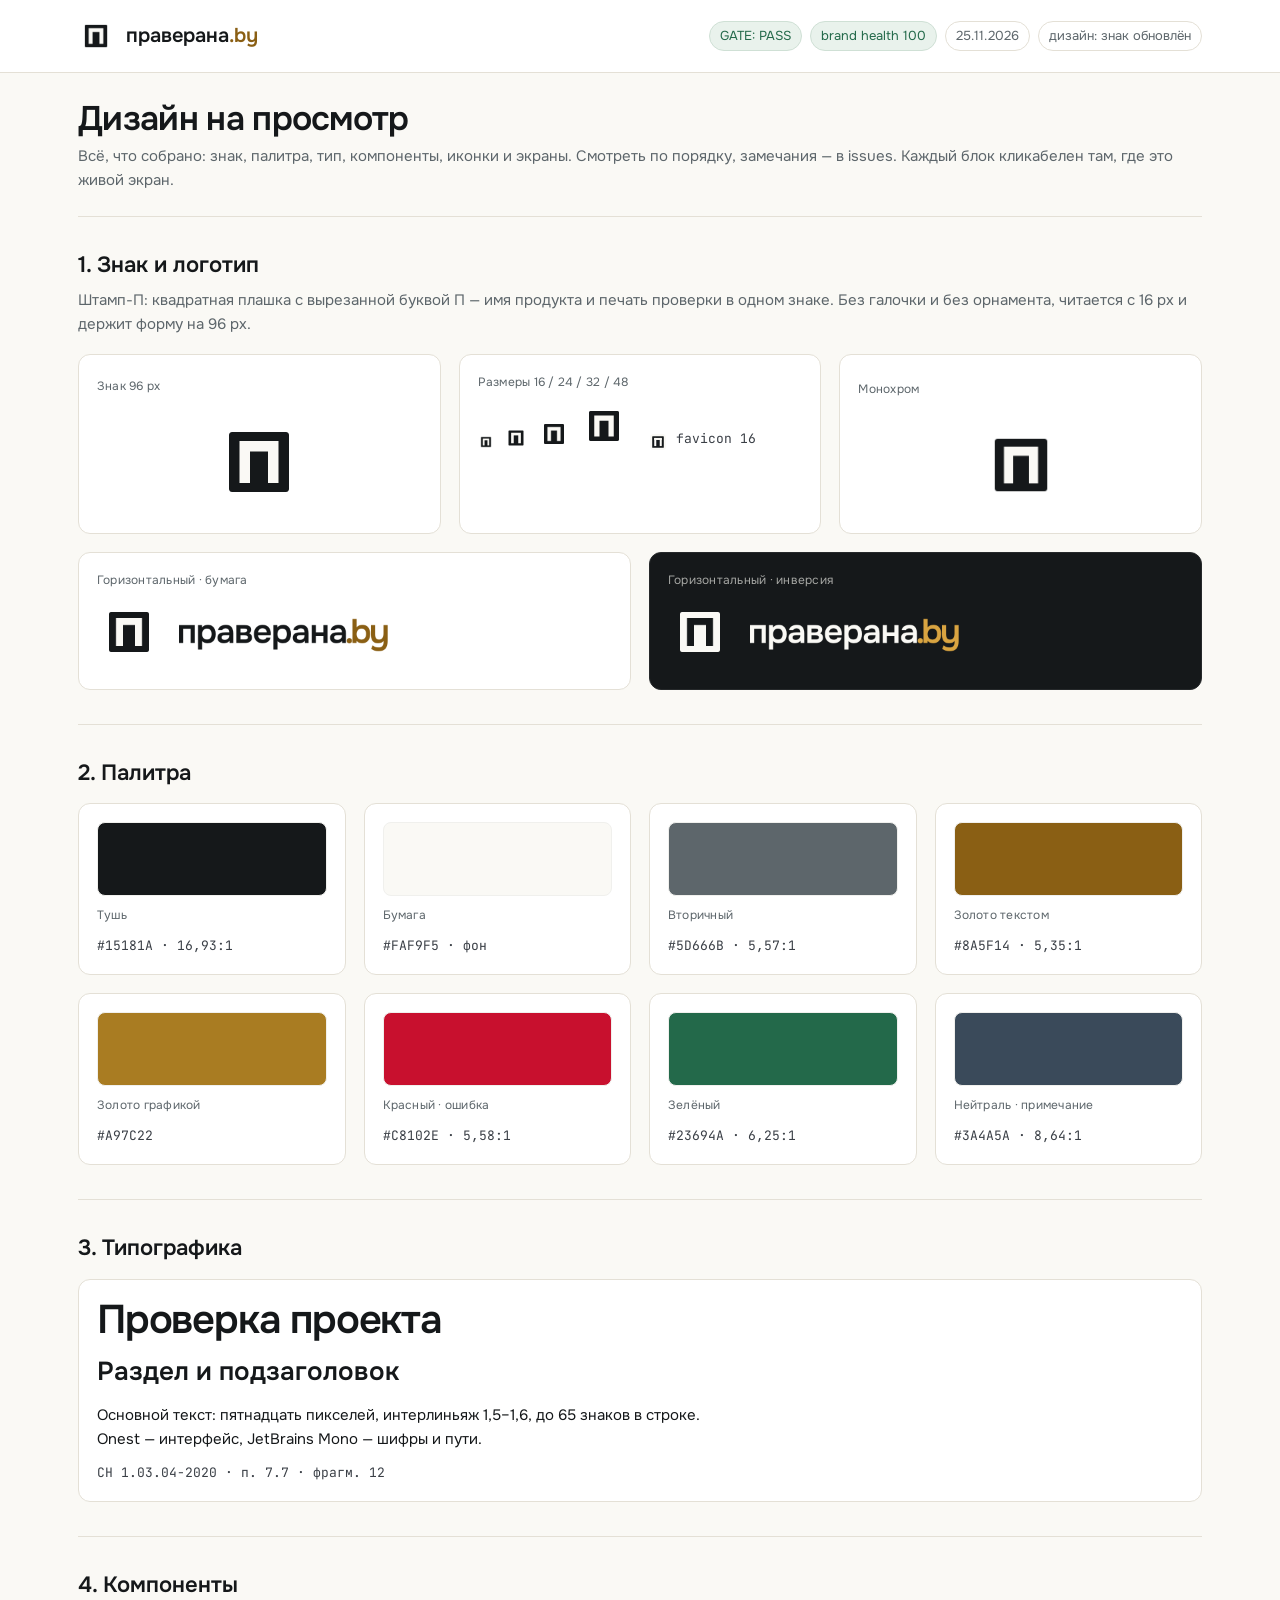
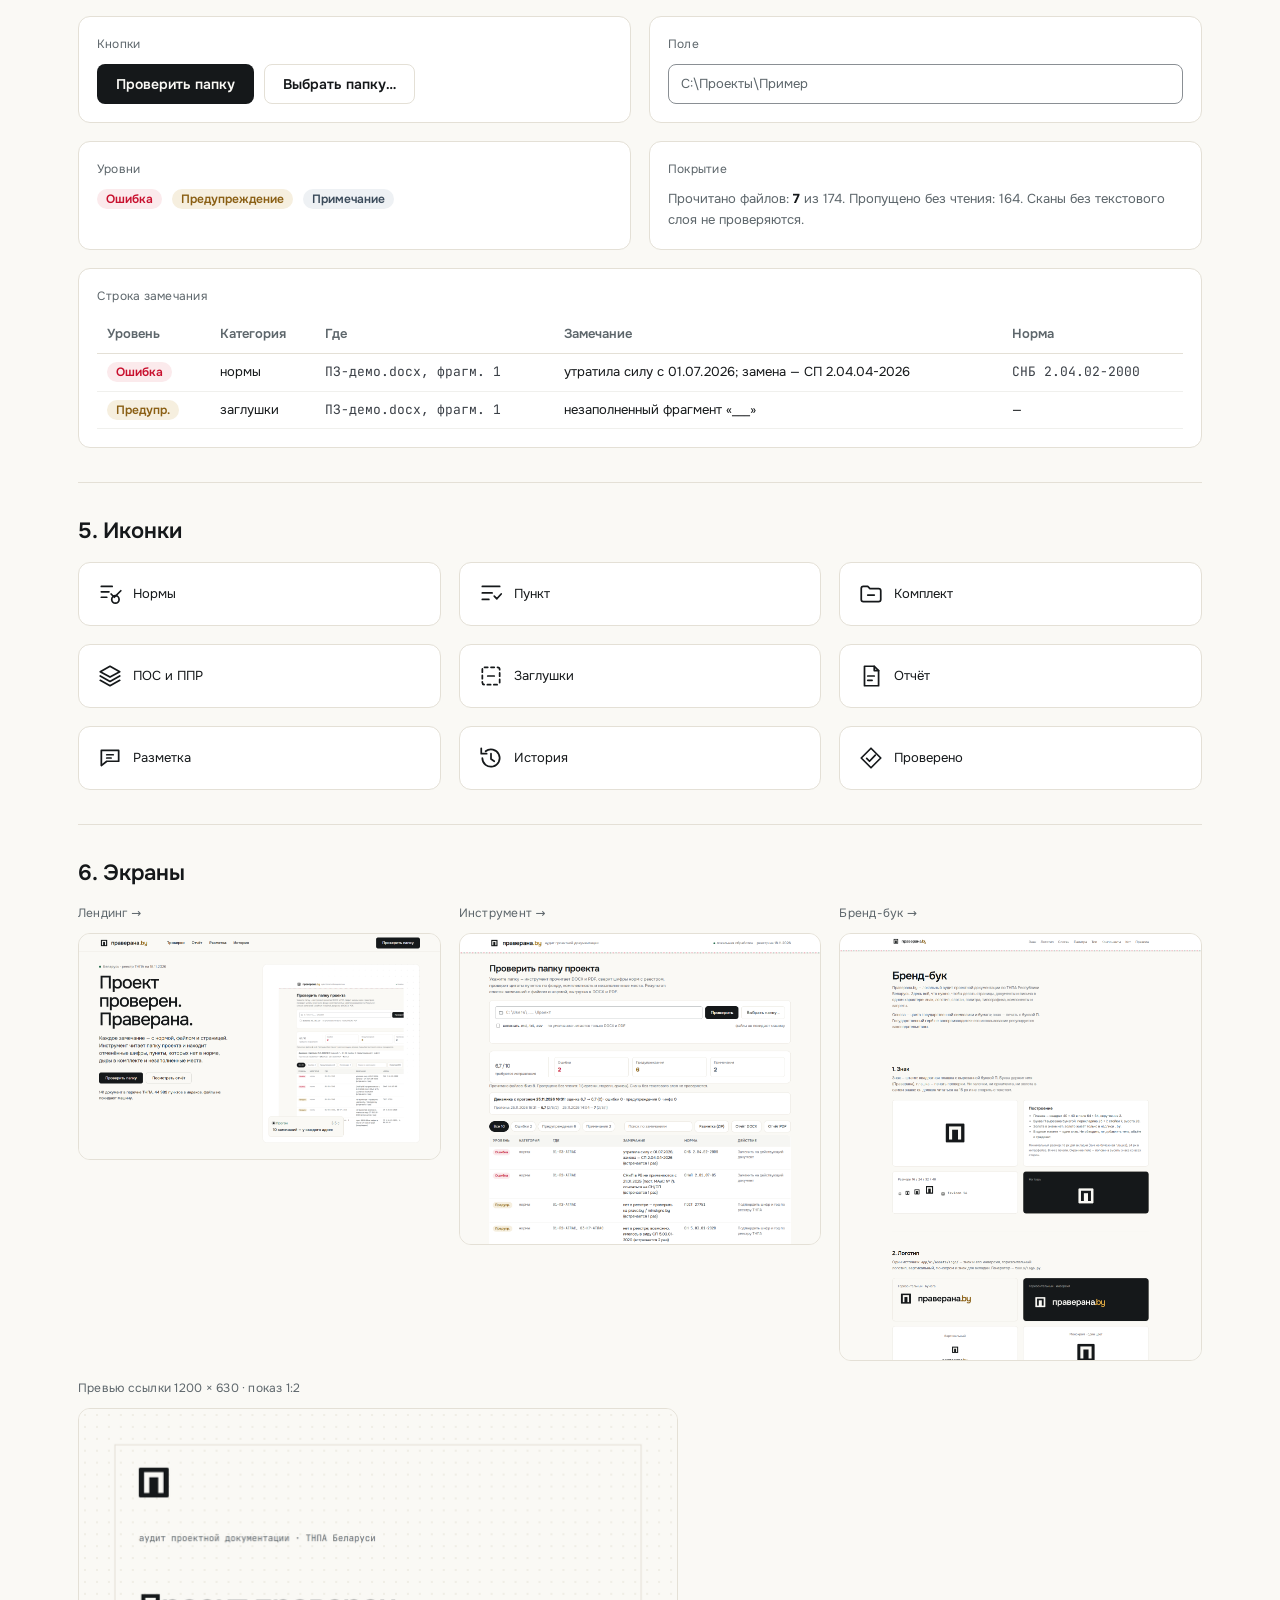
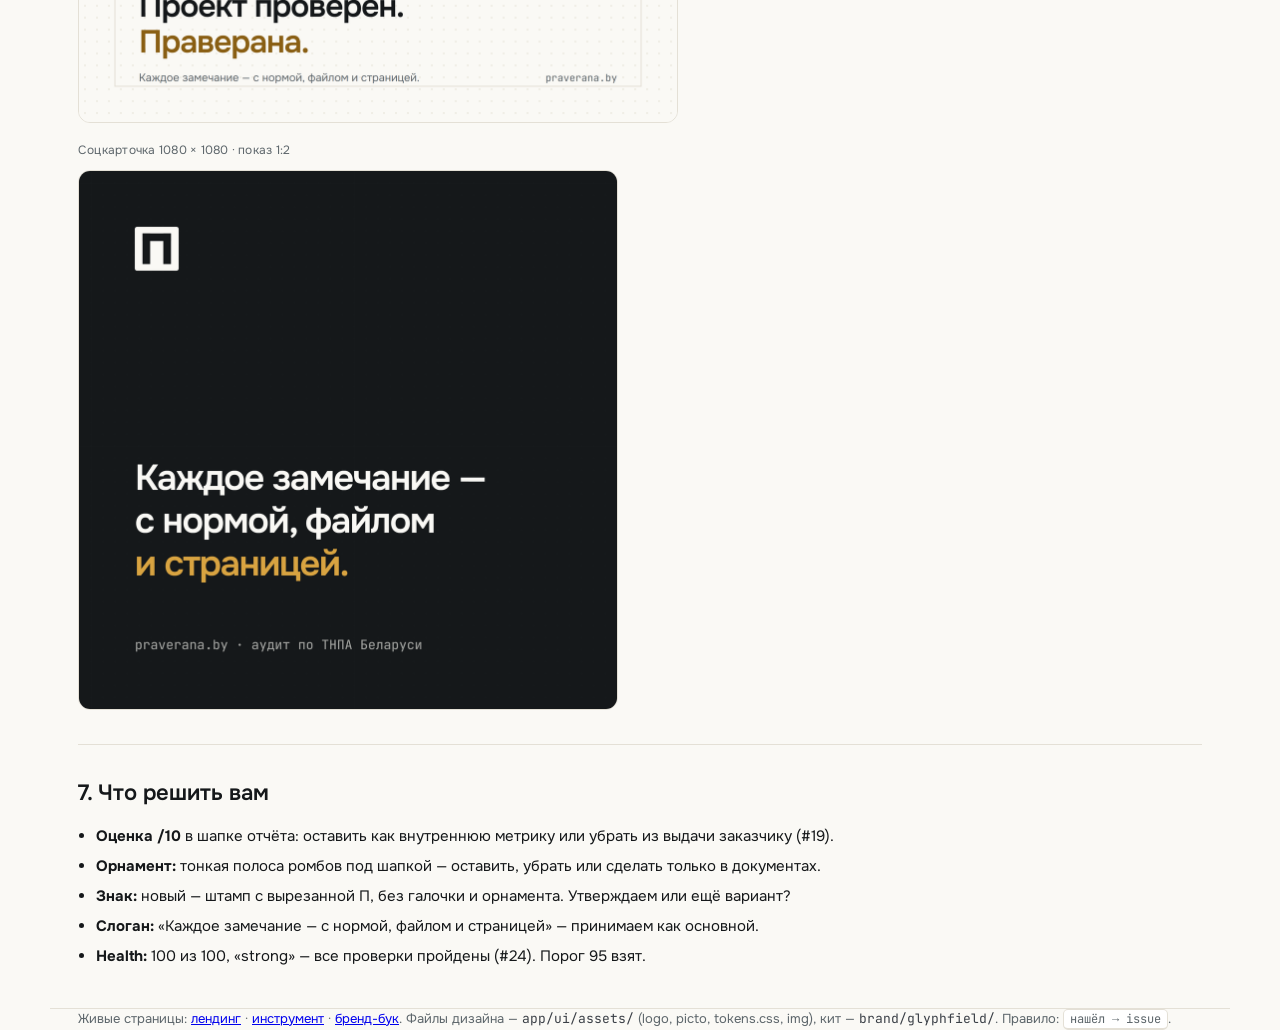
<file: app/ui/review.html>
﻿<!DOCTYPE html>
<html lang="ru">
<head>
<meta charset="utf-8">
<meta name="viewport" content="width=device-width, initial-scale=1">
<title>Праверана.by — дизайн на просмотр</title>
<link rel="icon" type="image/svg+xml" href="/assets/logo/favicon.svg">
<link rel="icon" href="/assets/icons/favicon.ico" sizes="any">
<link rel="icon" type="image/png" sizes="32x32" href="/assets/icons/favicon-32.png">
<link rel="icon" type="image/png" sizes="16x16" href="/assets/icons/favicon-16.png">
<link rel="apple-touch-icon" href="/assets/icons/apple-touch-icon-180.png">
<link rel="mask-icon" href="/assets/icons/safari-pinned-tab.svg" color="#15181A">
<link rel="manifest" href="/manifest.webmanifest">
<meta name="theme-color" content="#FAF9F5">
<link rel="stylesheet" href="assets/fonts/fonts.css">
<link rel="stylesheet" href="assets/tokens.css">
<style>
  *{box-sizing:border-box}
  body{margin:0;background:var(--paper);color:var(--ink);font:var(--t-body)/1.6 var(--font-text)}
  .wrap{max-width:1180px;margin:0 auto;padding:0 28px}
  header{background:var(--surface);border-bottom:1px solid var(--line);padding:18px 0}
  .top{display:flex;justify-content:space-between;align-items:center;gap:18px;flex-wrap:wrap}
  .brand{display:flex;align-items:center;gap:12px;font-weight:600;font-size:20px}
  .brand img{width:36px;height:36px}
  .meta{display:flex;gap:8px;flex-wrap:wrap;font-size:var(--t-sm);color:var(--muted)}
  .chip{border:1px solid var(--line);border-radius:var(--r-pill);padding:4px 10px;background:var(--surface)}
  .chip.ok{border-color:#cfe0d5;background:var(--green-soft);color:var(--green)}
  .chip.warn{border-color:#e8dcc0;background:var(--gold-soft);color:var(--gold-text)}
  h1{font:600 34px/1.15 var(--font-display);letter-spacing:-.02em;margin:26px 0 6px}
  .sub{color:var(--muted);margin:0 0 24px}
  section{padding:34px 0;border-top:1px solid var(--line)}
  h2{font:600 var(--t-h2)/1.3 var(--font-display);margin:0 0 16px}
  h3{font:600 var(--t-h3)/1.4 var(--font-display);margin:22px 0 10px}
  .grid{display:grid;gap:18px}
  .g2{grid-template-columns:repeat(2,minmax(0,1fr))}
  .g3{grid-template-columns:repeat(3,minmax(0,1fr))}
  .g4{grid-template-columns:repeat(4,minmax(0,1fr))}
  .card{background:var(--surface);border:1px solid var(--line);border-radius:var(--r-surface);padding:18px}
  .card.dark{background:var(--ink);border-color:#26292b}
  .label{font-size:var(--t-xs);color:var(--muted);letter-spacing:.02em;margin-bottom:10px}
  .swatch{height:74px;border-radius:var(--r-ctl);border:1px solid var(--line-soft);margin-bottom:10px}
  .mono{font-family:var(--font-mono);font-size:var(--t-sm);color:var(--ink-2)}
  .btn{display:inline-flex;align-items:center;justify-content:center;border-radius:var(--r-ctl);
       height:var(--h-ctl);padding:0 18px;font:600 14px var(--font-text);border:1px solid transparent}
  .btn--primary{background:var(--ink);color:var(--paper)}
  .btn--secondary{background:var(--surface);border-color:var(--line);color:var(--ink)}
  .input{display:flex;align-items:center;height:var(--h-ctl);border:1px solid var(--line-input);
         border-radius:var(--r-ctl);padding:0 12px;color:var(--muted);font-size:var(--t-sm);background:var(--surface)}
  .lvl{display:inline-block;font:600 12px var(--font-text);padding:2px 9px;border-radius:var(--r-pill)}
  .lvl.error{background:var(--red-soft);color:var(--red)}
  .lvl.warn{background:var(--gold-soft);color:var(--gold-text)}
  .lvl.info{background:var(--slate-soft);color:var(--slate)}
  .picto{display:flex;align-items:center;gap:10px;font-size:var(--t-sm)}
  .picto img{width:26px;height:26px}
  table{width:100%;border-collapse:collapse;font-size:var(--t-sm)}
  th{text-align:left;color:var(--muted);font-weight:600;padding:8px 10px;border-bottom:1px solid var(--line)}
  td{padding:8px 10px;border-bottom:1px solid var(--line-soft)}
  .shot{width:100%;display:block;border:1px solid var(--line);border-radius:var(--r-surface);background:var(--surface)}
  .shot-link{display:block;text-decoration:none}
  .shot-link:hover .shot{border-color:var(--line-strong)}
  .row{display:flex;gap:10px;flex-wrap:wrap;align-items:center}
  ul.ask{margin:0;padding-left:18px}
  ul.ask li{margin:6px 0}
  footer{padding:30px 0 60px;color:var(--muted);font-size:var(--t-sm);border-top:1px solid var(--line)}
  .kbd{font:12px var(--font-mono);border:1px solid var(--line);border-bottom-width:2px;border-radius:5px;padding:1px 6px;background:var(--surface)}
  @media (max-width:900px){.g2,.g3,.g4{grid-template-columns:1fr}}
</style>
</head>
<body>

<header>
  <div class="wrap top">
    <div class="brand"><img src="assets/logo/png/mark.png" alt=""><span class="word">праверана<span style="color:var(--gold-text)">.by</span></span></div>
    <div class="meta">
      <span class="chip ok">GATE: PASS</span>
      <span class="chip ok">brand health 100</span>
      <span class="chip">25.11.2026</span>
      <span class="chip">дизайн: знак обновлён</span>
    </div>
  </div>
</header>

<main class="wrap">
  <h1>Дизайн на просмотр</h1>
  <p class="sub">Всё, что собрано: знак, палитра, тип, компоненты, иконки и экраны. Смотреть по порядку,
     замечания — в issues. Каждый блок кликабелен там, где это живой экран.</p>

  <section>
    <h2>1. Знак и логотип</h2>
    <p class="sub" style="margin:-8px 0 18px">Штамп-П: квадратная плашка с вырезанной буквой П —
      имя продукта и печать проверки в одном знаке. Без галочки и без орнамента, читается с 16 px
      и держит форму на 96 px.</p>
    <div class="grid g3">
      <div class="card" style="display:grid;place-items:center;min-height:180px">
        <div class="label" style="justify-self:start">Знак 96 px</div>
        <img src="assets/logo/png/mark.png" alt="Знак: ромб с подрезанными концами и галочкой" width="96" height="96">
      </div>
      <div class="card">
        <div class="label">Размеры 16 / 24 / 32 / 48</div>
        <div class="row" style="align-items:flex-end">
          <img src="assets/logo/png/mark.png" alt="" width="16" height="16">
          <img src="assets/logo/png/mark.png" alt="" width="24" height="24">
          <img src="assets/logo/png/mark.png" alt="" width="32" height="32">
          <img src="assets/logo/png/mark.png" alt="" width="48" height="48">
          <img src="assets/logo/favicon.svg" alt="" width="16" height="16" style="margin-left:12px">
          <span class="mono">favicon 16</span>
        </div>
      </div>
      <div class="card" style="display:grid;place-items:center">
        <div class="label" style="justify-self:start">Монохром</div>
        <img src="assets/logo/png/logo-mono.png" alt="Монохром" width="84">
      </div>
    </div>
    <div class="grid g2" style="margin-top:18px">
      <div class="card"><div class="label">Горизонтальный · бумага</div>
        <img src="assets/logo/png/logo-horizontal.png" alt="Логотип" width="372" height="64" style="max-width:100%"></div>
      <div class="card dark"><div class="label" style="color:#a5a6a3">Горизонтальный · инверсия</div>
        <img src="assets/logo/png/logo-horizontal-inverse.png" alt="Логотип на тёмном"
             width="372" height="64" style="max-width:100%"></div>
    </div>
  </section>

  <section>
    <h2>2. Палитра</h2>
    <div class="grid g4">
      <div class="card"><div class="swatch" style="background:#15181a"></div><div class="label">Тушь</div><div class="mono">#15181A · 16,93:1</div></div>
      <div class="card"><div class="swatch" style="background:#faf9f5"></div><div class="label">Бумага</div><div class="mono">#FAF9F5 · фон</div></div>
      <div class="card"><div class="swatch" style="background:#5d666b"></div><div class="label">Вторичный</div><div class="mono">#5D666B · 5,57:1</div></div>
      <div class="card"><div class="swatch" style="background:#8a5f14"></div><div class="label">Золото текстом</div><div class="mono">#8A5F14 · 5,35:1</div></div>
      <div class="card"><div class="swatch" style="background:#a97c22"></div><div class="label">Золото графикой</div><div class="mono">#A97C22</div></div>
      <div class="card"><div class="swatch" style="background:#c8102e"></div><div class="label">Красный · ошибка</div><div class="mono">#C8102E · 5,58:1</div></div>
      <div class="card"><div class="swatch" style="background:#23694a"></div><div class="label">Зелёный</div><div class="mono">#23694A · 6,25:1</div></div>
      <div class="card"><div class="swatch" style="background:#3a4a5a"></div><div class="label">Нейтраль · примечание</div><div class="mono">#3A4A5A · 8,64:1</div></div>
    </div>
  </section>

  <section>
    <h2>3. Типографика</h2>
    <div class="card">
      <div style="font:600 40px/1.1 var(--font-display);letter-spacing:-.03em">Проверка проекта</div>
      <div style="font:600 26px/1.25 var(--font-display);margin-top:14px">Раздел и подзаголовок</div>
      <div style="font-size:15px;margin-top:14px;max-width:62ch">Основной текст: пятнадцать пикселей,
        интерлиньяж 1,5–1,6, до 65 знаков в строке. Onest — интерфейс, JetBrains Mono — шифры и пути.</div>
      <div class="mono" style="margin-top:12px">СН 1.03.04-2020 · п. 7.7 · фрагм. 12</div>
    </div>
  </section>

  <section>
    <h2>4. Компоненты</h2>
    <div class="grid g2">
      <div class="card">
        <div class="label">Кнопки</div>
        <div class="row"><span class="btn btn--primary">Проверить папку</span>
          <span class="btn btn--secondary">Выбрать папку…</span></div>
      </div>
      <div class="card">
        <div class="label">Поле</div>
        <div class="input">C:\Проекты\Пример</div>
      </div>
      <div class="card">
        <div class="label">Уровни</div>
        <div class="row"><span class="lvl error">Ошибка</span><span class="lvl warn">Предупреждение</span>
          <span class="lvl info">Примечание</span></div>
      </div>
      <div class="card">
        <div class="label">Покрытие</div>
        <div style="font-size:13px;color:var(--muted)">Прочитано файлов: <b style="color:var(--ink)">7</b> из 174.
          Пропущено без чтения: 164. Сканы без текстового слоя не проверяются.</div>
      </div>
      <div class="card" style="grid-column:1/-1">
        <div class="label">Строка замечания</div>
        <table>
          <thead><tr><th>Уровень</th><th>Категория</th><th>Где</th><th>Замечание</th><th>Норма</th></tr></thead>
          <tbody>
            <tr><td><span class="lvl error">Ошибка</span></td><td>нормы</td><td class="mono">ПЗ-демо.docx, фрагм. 1</td><td>утратила силу с 01.07.2026; замена — СП 2.04.04-2026</td><td class="mono">СНБ 2.04.02-2000</td></tr>
            <tr><td><span class="lvl warn">Предупр.</span></td><td>заглушки</td><td class="mono">ПЗ-демо.docx, фрагм. 1</td><td>незаполненный фрагмент «___»</td><td>—</td></tr>
          </tbody>
        </table>
      </div>
    </div>
  </section>

  <section>
    <h2>5. Иконки</h2>
    <div class="grid g3">
      <div class="card picto"><img src="assets/picto/norms.svg" alt="">Нормы</div>
      <div class="card picto"><img src="assets/picto/clause.svg" alt="">Пункт</div>
      <div class="card picto"><img src="assets/picto/completeness.svg" alt="">Комплект</div>
      <div class="card picto"><img src="assets/picto/pos-ppr.svg" alt="">ПОС и ППР</div>
      <div class="card picto"><img src="assets/picto/placeholder.svg" alt="">Заглушки</div>
      <div class="card picto"><img src="assets/picto/report.svg" alt="">Отчёт</div>
      <div class="card picto"><img src="assets/picto/markup.svg" alt="">Разметка</div>
      <div class="card picto"><img src="assets/picto/history.svg" alt="">История</div>
      <div class="card picto"><img src="assets/picto/verified.svg" alt="">Проверено</div>
    </div>
  </section>

  <section>
    <h2>6. Экраны</h2>
    <div class="grid g3">
      <a class="shot-link" href="/" target="_blank"><div class="label">Лендинг →</div>
        <img class="shot" src="assets/img/screen-landing.png" alt="Лендинг"></a>
      <a class="shot-link" href="/app" target="_blank"><div class="label">Инструмент →</div>
        <img class="shot" src="assets/img/screen-app.png" alt="Инструмент"></a>
      <a class="shot-link" href="/brand" target="_blank"><div class="label">Бренд-бук →</div>
        <img class="shot" src="assets/img/screen-brand.png" alt="Бренд-бук"></a>
      <div style="grid-column:1/-1">
        <div class="label">Превью ссылки 1200 × 630 · показ 1:2</div>
        <img class="shot" src="assets/img/og.png" width="600" height="315" alt="Превью ссылки" style="width:600px;max-width:100%">
      </div>
      <div style="grid-column:1/-1">
        <div class="label">Соцкарточка 1080 × 1080 · показ 1:2</div>
        <img class="shot" src="assets/img/social-square.png" width="540" height="540" alt="Соцкарточка" style="width:540px;max-width:100%">
      </div>
    </div>
  </section>

  <section>
    <h2>7. Что решить вам</h2>
    <ul class="ask">
      <li><b>Оценка /10</b> в шапке отчёта: оставить как внутреннюю метрику или убрать из выдачи заказчику (#19).</li>
      <li><b>Орнамент:</b> тонкая полоса ромбов под шапкой — оставить, убрать или сделать только в документах.</li>
      <li><b>Знак:</b> новый — штамп с вырезанной П, без галочки и орнамента. Утверждаем или ещё вариант?</li>
      <li><b>Слоган:</b> «Каждое замечание — с нормой, файлом и страницей» — принимаем как основной.</li>
      <li><b>Health:</b> 100 из 100, «strong» — все проверки пройдены (#24). Порог 95 взят.</li>
    </ul>
  </section>
</main>

<footer class="wrap">
  Живые страницы: <a href="/">лендинг</a> · <a href="/app">инструмент</a> · <a href="/brand">бренд-бук</a>.
  Файлы дизайна — <span class="mono">app/ui/assets/</span> (logo, picto, tokens.css, img), кит — <span class="mono">brand/glyphfield/</span>.
  Правило: <span class="kbd">нашёл → issue</span>.
</footer>

</body>
</html>
</file>
<file: app/ui/assets/fonts/fonts.css>
/* Праверана.by — локальные шрифты (OFL): Onest (variable) + JetBrains Mono.
   Файлы лежат рядом, внешние запросы не выполняются. */

@font-face {
  font-family: "Onest";
  font-style: normal;
  font-weight: 100 900;
  font-display: swap;
  src: url("cyrillic-wght-normal.woff2") format("woff2-variations");
  unicode-range: U+0301, U+0400-045F, U+0490-0491, U+04B0-04B1, U+2116;
}
@font-face {
  font-family: "Onest";
  font-style: normal;
  font-weight: 100 900;
  font-display: swap;
  src: url("cyrillic-ext-wght-normal.woff2") format("woff2-variations");
  unicode-range: U+0460-052F, U+1C80-1C88, U+20B4, U+2DE0-2DFF, U+A640-A69F, U+FE2E-FE2F;
}
@font-face {
  font-family: "Onest";
  font-style: normal;
  font-weight: 100 900;
  font-display: swap;
  src: url("latin-wght-normal.woff2") format("woff2-variations");
  unicode-range: U+0000-00FF, U+0131, U+0152-0153, U+02BB-02BC, U+02C6, U+02DA, U+02DC,
                 U+0304, U+0308, U+0329, U+2000-206F, U+20AC, U+2122, U+2191, U+2193,
                 U+2212, U+2215, U+FEFF, U+FFFD;
}
@font-face {
  font-family: "Onest";
  font-style: normal;
  font-weight: 100 900;
  font-display: swap;
  src: url("latin-ext-wght-normal.woff2") format("woff2-variations");
  unicode-range: U+0100-02BA, U+02BD-02C5, U+02C7-02CC, U+02CE-02D7, U+02DD-02FF, U+0304,
                 U+0308, U+0329, U+1D00-1DBF, U+1E00-1E9F, U+1EF2-1EFF, U+2020, U+20A0-20AB,
                 U+20AD-20C0, U+2113, U+2C60-2C7F, U+A720-A7FF;
}

@font-face {
  font-family: "JetBrains Mono";
  font-style: normal;
  font-weight: 400;
  font-display: swap;
  src: url("cyrillic-400-normal.woff2") format("woff2");
  unicode-range: U+0301, U+0400-045F, U+0490-0491, U+04B0-04B1, U+2116;
}
@font-face {
  font-family: "JetBrains Mono";
  font-style: normal;
  font-weight: 500;
  font-display: swap;
  src: url("cyrillic-500-normal.woff2") format("woff2");
  unicode-range: U+0301, U+0400-045F, U+0490-0491, U+04B0-04B1, U+2116;
}
@font-face {
  font-family: "JetBrains Mono";
  font-style: normal;
  font-weight: 400;
  font-display: swap;
  src: url("latin-400-normal.woff2") format("woff2");
  unicode-range: U+0000-00FF, U+0131, U+0152-0153, U+02BB-02BC, U+02C6, U+02DA, U+02DC,
                 U+0304, U+0308, U+0329, U+2000-206F, U+20AC, U+2122, U+2191, U+2193,
                 U+2212, U+2215, U+FEFF, U+FFFD;
}
@font-face {
  font-family: "JetBrains Mono";
  font-style: normal;
  font-weight: 500;
  font-display: swap;
  src: url("latin-500-normal.woff2") format("woff2");
  unicode-range: U+0000-00FF, U+0131, U+0152-0153, U+02BB-02BC, U+02C6, U+02DA, U+02DC,
                 U+0304, U+0308, U+0329, U+2000-206F, U+20AC, U+2122, U+2191, U+2193,
                 U+2212, U+2215, U+FEFF, U+FFFD;
}
</file>
<file: app/ui/assets/tokens.css>
﻿/* Праверана.by — единые токены для лендинга (/) и инструмента (/app).
   Значения — из docs/SYSTEM.md; контрасты текста посчитаны по WCAG AA. */

:root {
  /* поверхность */
  --paper: #faf9f5;
  --surface: #ffffff;
  --surface-sunk: #f6f6f3;

  /* линии */
  --line: #e4e0d6;
  --line-soft: #f0f0ed;
  --line-strong: #c9c9c4;

  /* текст */
  --ink: #15181a;
  --ink-2: #3a3f46;
  --muted: #5d666b;
  --disabled: #b9bdbd;

  /* бренд */
  --gold: #a97c22;        /* только графика и знак */
  --gold-text: #8a5f14;   /* золото как текст, 5,35:1 на бумаге */
  --gold-soft: #f6efdf;
  --red: #c8102e;
  --red-soft: #fbeaec;
  --red-ink: #6b1d18;
  --red-line: #eed6d3;
  --green: #23694a;
  --green-soft: #e9f2ec;
  --slate: #3a4a5a;       /* уровень «примечание»: нейтраль, не бренд */
  --slate-soft: #eef1f4;

  /* фокус */
  --focus: #f1efe8;
  --ring: 0 0 0 3px var(--focus);

  /* шрифты */
  --font-display: "Onest", "Segoe UI", system-ui, sans-serif;
  --font-text: "Onest", "Segoe UI", system-ui, sans-serif;
  --font-mono: "JetBrains Mono", Consolas, ui-monospace, monospace;

  /* шкала кеглей */
  --t-xs: 12px;
  --t-sm: 13px;
  --t-body: 15px;
  --t-h3: 16px;
  --t-metric: 20px;
  --t-h2: 22px;
  --t-h1: 32px;
  --t-score: 44px;

  /* отступы */
  --sp-1: 4px;
  --sp-2: 8px;
  --sp-3: 12px;
  --sp-4: 16px;
  --sp-5: 24px;
  --sp-6: 32px;

  /* радиусы */
  --r-ctl: 8px;
  --r-surface: 12px;
  --r-media: 20px;
  --r-pill: 999px;

  /* высоты контролов */
  --h-ctl: 40px;
  --h-cta: 44px;
  --h-chip: 32px;

  /* семантика уровней */
  --sev-error: var(--red);
  --sev-error-soft: var(--red-soft);
  --sev-warn: var(--gold-text);
  --sev-warn-soft: var(--gold-soft);
  --sev-info: var(--slate);
  --sev-info-soft: var(--slate-soft);
  --sev-ok: var(--green);
  --sev-ok-soft: var(--green-soft);

  /* псевдонимы приложения */
  --serif: var(--font-display);
  --sans: var(--font-text);
  --mono: var(--font-mono);
  --line-input: #8a8f94;
  --bg: var(--paper);
  --card: var(--surface);
  --accent: var(--ink);
  --accent-soft: var(--focus);
  --error: var(--sev-error);
  --error-soft: var(--sev-error-soft);
  --warn: var(--sev-warn);
  --warn-soft: var(--sev-warn-soft);
  --info: var(--sev-info);
  --info-soft: var(--sev-info-soft);
  --ok: var(--sev-ok);
  --ok-soft: var(--sev-ok-soft);

  /* псевдонимы кита (лендинг) */
  --p-bg: var(--paper);
  --p-surface: var(--surface);
  --p-ink: var(--ink);
  --p-muted: var(--muted);
  --p-accent: var(--gold-text);
  --p-accent-ink: var(--paper);
  --p-action: var(--ink);
  --p-action-ink: var(--paper);
  --p-inv-bg: var(--ink);
  --p-inv-surface: #222526;
  --p-inv-ink: var(--paper);
  --p-inv-muted: #a5a6a3;
  --p-inv-accent: #d9a441;
  --p-inv-accent-ink: var(--ink);
  --p-inv-action: #d9a441;
  --p-inv-action-ink: var(--ink);
  --display-weight: 500;
  --display-tracking: -0.035em;
  --display-tracking-xl: -0.04em;
}
</file>
<file: app/ui/assets/system.css>
/*
  taste-skill system.css - the one system for the page. Link it first, then assets/ui/cards.css (the
  feature card, its panel and the fragment placements), then set the palette (--p-*), the fonts and
  the radius set on :root in the page (node scripts/start.mjs prints that block).
  Do not add a second grid, spacing scale, type scale, radius scale, button or card style.
*/

/* ---------------------------------------------------------------- tokens */
:root {
  /* palette (hex only; fx.js reads --bg --surface --ink --muted --accent --accent-ink) */
  --p-bg: #ffffff;
  --p-surface: #f4f4f4;
  --p-ink: #111111;
  --p-muted: #6b6b6b;
  --p-accent: #1a4be0;
  --p-accent-ink: #ffffff;
  --p-action: #1a4be0;      /* buttons, links, focus: the accent, or the ink when the accent is too pale */
  --p-action-ink: #ffffff;
  --p-inv-bg: #111111;
  --p-inv-surface: #1c1c1c;
  --p-inv-ink: #f4f4f4;
  --p-inv-muted: #a3a3a3;
  --p-inv-accent: #ffffff;
  --p-inv-accent-ink: #111111;
  --p-inv-action: #ffffff;
  --p-inv-action-ink: #111111;
  /* the lit ground behind UI and in the closing band (references/cards.md), one per page, tech pages only
     (none on kind other, which is flat): <html data-ground="sand|sky|sage|painting">. system.js gives it to every ground
     that holds UI, on light and dark pages alike; --hue on one panel changes only its accent */
  --ground-bg: #d9ccb7; --ground-surface: #e9e0d2; --ground-ink: #2a2622; --ground-muted: #5a534a; --ground-accent: #a8794a;

  /* fonts */
  --font-display: system-ui, -apple-system, "Segoe UI", sans-serif;
  --font-text: system-ui, -apple-system, "Segoe UI", sans-serif;
  --font-mono: ui-monospace, "SFMono-Regular", Menlo, Consolas, monospace;
  --display-weight: 400;    /* headlines 400; 500 on a tech page (software, gaming, hardware) */
  --display-tracking: -0.025em;

  /* the page rhythm (references/layout-v4.md): one section per screen. The header is fixed and
     --nav tall; every section is padded --padt above and --padb (plus the phone action bar, --bar)
     below, and is exactly one or two screens tall (--h: 1 or 2; --hm on a phone). The hero's words
     start --hgap under the header and its content ends --hpadb above the fold. */
  --nav: 72px;
  --padt: 120px;
  --padb: 72px;
  --hgap: 48px;
  --hpadb: 64px;
  --bar: 0px;
  /* grid: one .wrap (alias .container) for the header, every section and the footer, the same
     --gut on both sides: 1280 wide at x 80-1360 at 1440, 342 at x 24-366 at 390 */
  --container: 1280px;
  --gut: 80px;
  --pad: var(--gut);
  --gutter: 24px;

  /* spacing: 4/8 scale */
  --s-1: 4px;  --s-2: 8px;  --s-3: 12px; --s-4: 16px; --s-5: 24px;
  --s-6: 32px; --s-7: 48px; --s-8: 64px; --s-9: 96px; --s-10: 128px;
  --section: 40px;      /* only a .section outside main (the kit's demo pages); every main > section and
                           footer.closing take --padt and --padb */
  --section-band: 56px; /* the same for an older footer outside footer.closing */
  --head-gap: 48px;     /* the one heading-to-content gap, 32 on a phone (layout.css reads it as --ly-head-gap) */
  --card-pad: 16px;     /* card padding (cards.css sets its own for cards with a panel) */
  --card-gap: 16px;     /* gap between cards */

  /* type scale (the only sizes on the page) */
  --t-label: 13px;
  --t-small: 14px;
  --t-body: 16px;
  --t-lead: 18px;
  --t-card: 18px;
  --t-h3: 24px;
  /* straight lines from the phone size at 390 to the desktop size at 1440 (system.md's table) */
  --t-h2: clamp(30px, 1.72vw + 23.3px, 48px);
  --t-h1: clamp(38px, 3.24vw + 25.4px, 72px);
  /* a big number stays a step under the h2 (VI-11): 38 at 1440, 28 at 390, so it never reads as a
     section heading; a stats row and a price set their own, smaller still */
  --t-stat: clamp(28px, .952vw + 24.29px, 38px);

  /* radius: one scale (soft by default; data-radius on <html> switches it) */
  --r-sm: 8px;  --r-md: 12px; --r-lg: 20px; --r-btn: 8px;

  /* controls (fixed here; a page never adds its own) */
  --btn-h: 44px;
  --btn-h-sm: 36px;
  --nav-h: var(--nav);  /* the older name, kept for the kit's files */
  --icon: 16px;         /* small icons: socials, menu chevrons, mono brand marks */

  /* motion: the one UI ease-out (motion.css --m-ease and ui/base.css --u-ease read it; references/motion.md) */
  --ease: cubic-bezier(.2, .8, .2, 1);
  --dur: 180ms;
}
html[data-radius="sharp"] { --r-sm: 4px; --r-md: 6px;  --r-lg: 8px;  --r-btn: 4px; }
html[data-radius="soft"]  { --r-sm: 8px; --r-md: 12px; --r-lg: 20px; --r-btn: 8px; }
html[data-radius="round"] { --r-sm: 10px; --r-md: 16px; --r-lg: 24px; --r-btn: 999px; }
/* the four lit grounds (references/cards.md); sand is the default above. painting goes with
   painterly-landscape (x.ai's daylight sky over olive hills) */
html[data-ground="sky"]      { --ground-bg: #c6d3df; --ground-surface: #d6e0e9; --ground-ink: #25303a; --ground-muted: #4d5964; --ground-accent: #3f6a92; }
html[data-ground="sage"]     { --ground-bg: #cdd6c6; --ground-surface: #dce3d6; --ground-ink: #262d24; --ground-muted: #535b51; --ground-accent: #6c8e63; }
html[data-ground="painting"] { --ground-bg: #79a8d6; --ground-surface: #a6c4e2; --ground-ink: #16212c; --ground-muted: #273949; --ground-accent: #9c9b3c; }
/* cards.css takes its card and panel radii from this scale */
html[data-radius] .card { --c-r: var(--r-lg); }
html[data-radius] .panel { --p-r: var(--r-md); }

/* a phone: the header 56, the sections padded 96 / 48, the hero's words 40 under the header and its
   content ending 24 above the fold, 24 at both sides, 12 between columns */
@media (max-width: 639px) {
  :root { --nav: 56px; --padt: 96px; --padb: 48px; --hgap: 40px; --hpadb: 24px; --gut: 24px; --gutter: 12px; --card-gap: 12px; --head-gap: 32px; }
}
@media (min-width: 640px) {
  :root { --gut: 48px; --section: 48px; --section-band: 72px; --card-pad: 24px; }
}
@media (min-width: 1024px) {
  :root { --gut: 80px; --section: 56px; --section-band: 96px; --card-gap: 24px;
          --t-lead: 20px; --t-card: 20px; --t-h3: 28px; }
  /* a place (and a local service): the 1200 column at x 120-1320 */
  html[data-type="place"] { --gut: 120px; --container: 1200px; }
}
/* a place (VI-06, ST-96, PH-23): its own smaller type (h1 48/53 and 32/37, h2 32/40 and 24/30, titles
   and the sub-line 20 and 18), the Recipe 3 hero's gap under its photograph (40, 24 on a phone),
   square photographs and cards and 2px buttons, whatever data-radius and data-buttons say */
:root[data-type="place"] {
  --hgap: 40px;
  --t-h1: clamp(32px, 1.524vw + 26.06px, 48px);
  --t-h2: clamp(24px, .762vw + 21px, 32px);
  --t-h3: clamp(20px, .381vw + 18.51px, 24px);
  --r-sm: 2px; --r-md: 0px; --r-lg: 0px; --r-btn: 2px;
}
:root[data-type="place"] :is(h1, .t-h1) { line-height: 1.104; }
:root[data-type="place"] :is(h2, .t-h2) { line-height: 1.25; }
@media (max-width: 639px) {
  :root[data-type="place"] { --hgap: 24px; }
  :root[data-type="place"] :is(h1, .t-h1) { line-height: 1.156; }
}

/* ---------------------------------------------------------------- grounds (at most three) */
:root, .ground-base {
  --bg: var(--p-bg); --surface: var(--p-surface); --ink: var(--p-ink); --muted: var(--p-muted);
  --accent: var(--p-accent); --accent-ink: var(--p-accent-ink); --card: var(--p-surface);
  --action: var(--p-action); --action-ink: var(--p-action-ink);
}
.ground-surface {
  --bg: var(--p-surface); --surface: var(--p-bg); --ink: var(--p-ink); --muted: var(--p-muted);
  --accent: var(--p-accent); --accent-ink: var(--p-accent-ink); --card: var(--p-bg);
  --action: var(--p-action); --action-ink: var(--p-action-ink);
}
.ground-inverse {
  --bg: var(--p-inv-bg); --surface: var(--p-inv-surface); --ink: var(--p-inv-ink); --muted: var(--p-inv-muted);
  --accent: var(--p-inv-accent); --accent-ink: var(--p-inv-accent-ink); --card: var(--p-inv-surface);
  --action: var(--p-inv-action); --action-ink: var(--p-inv-action-ink);
}
:root, .ground-base, .ground-surface, .ground-inverse {
  --line: color-mix(in oklab, var(--ink) 11%, transparent);
  --line-strong: color-mix(in oklab, var(--ink) 20%, transparent);
  /* effects (fx.js) and UI fragments (assets/ui) take the colours of the ground they sit on */
  --fx-bg: var(--bg); --fx-surface: var(--surface); --fx-ink: var(--ink); --fx-muted: var(--muted);
  --fx-accent: var(--accent); --fx-accent-ink: var(--accent-ink);
  --ui-font: var(--font-text); --ui-mono: var(--font-mono); --ui-radius: var(--r-md);
}
.ground-base, .ground-surface, .ground-inverse { background: var(--bg); color: var(--ink); }

/* ---------------------------------------------------------------- base */
*, *::before, *::after { box-sizing: border-box; }
/* an anchor lands on the section's top (the judge's frame): the fixed header covers --nav of its --padt */
html { -webkit-text-size-adjust: 100%; scroll-padding-top: 0; scroll-behavior: auto; margin: 0; }
body {
  margin: 0; background: var(--bg); color: var(--ink);
  font: 400 var(--t-body)/1.55 var(--font-text);
  -webkit-font-smoothing: antialiased; text-rendering: optimizeLegibility; overflow-x: clip;
}
img, svg, video, canvas { display: block; max-width: 100%; }
/* hidden means hidden, also on an img the line above makes a block (a menu tab's photograph, a peek photograph) */
[hidden] { display: none !important; }
img, video { height: auto; }
a { color: inherit; text-decoration: none; }
button { font: inherit; color: inherit; }
h1, h2, h3, h4, p, ul, ol, figure, blockquote { margin: 0; }
ul, ol { padding: 0; list-style: none; }
h1, h2, h3, h4 {
  font-family: var(--font-display); font-weight: var(--display-weight);
  letter-spacing: var(--display-tracking); text-wrap: balance; overflow-wrap: break-word;
  /* a long word (a German compound at 390) breaks at a syllable with a hyphen, in the language of <html lang>;
     only words of 10 letters or more, 4 at least on each side, so a short English heading never breaks */
  hyphens: auto; -webkit-hyphens: auto; hyphenate-limit-chars: 10 4 4;
}
h1, .t-h1 { font-size: var(--t-h1); line-height: 1.04; }
h2, .t-h2 { font-size: var(--t-h2); line-height: 1.1; }
h3, .t-h3 { font-size: var(--t-h3); line-height: 1.2; }
h4, .t-card { font-family: var(--font-text); font-weight: 500; font-size: var(--t-card); line-height: 1.3; letter-spacing: -0.01em; }
p { text-wrap: pretty; }
.t-lead  { font-size: var(--t-lead); line-height: 1.5; }
.t-body  { font-size: var(--t-body); line-height: 1.55; }
.t-small { font-size: var(--t-small); line-height: 1.5; }
.t-label { font-size: var(--t-label); font-weight: 500; line-height: 1.4; letter-spacing: 0.01em; }
.t-stat  { font-family: var(--font-display); font-weight: var(--display-weight); font-size: var(--t-stat);
           line-height: 1; letter-spacing: var(--display-tracking); font-variant-numeric: tabular-nums; }
.muted { color: var(--muted); }
.mono  { font-family: var(--font-mono); }
.measure { max-width: 62ch; }
:focus-visible { outline: 2px solid var(--action); outline-offset: 2px; border-radius: 2px; }
::selection { background: color-mix(in oklab, var(--accent) 30%, transparent); }

/* ---------------------------------------------------------------- grid */
.wrap, .container { width: min(100% - 2 * var(--gut), var(--container)); margin-inline: auto; padding-inline: 0; }
.grid { display: grid; grid-template-columns: repeat(12, minmax(0, 1fr)); column-gap: var(--gutter); row-gap: var(--card-gap); }
.grid > * { min-width: 0; grid-column: 1 / -1; }
.section { padding-block: var(--section); }

/* ---------------------------------------------------------------- one section per screen
   The page is a stack of screens. Framed at scrollY = k x the screen height, a shot shows exactly one
   section: the hero alone on the first screen, every other section (and footer.closing, the close and
   the footer in one) exactly one or two screens tall, its h2 first, --padt under its top. Heights
   and padding do it: no pinning, snapping or script.
     <section class="section" id=".." style="--h: 2">     (2 screens; --hm sets a phone's count alone)
       <div class="wrap"> the h2 first, then the content </div>     (the one in-flow child)
     </section>
   A layer (a full-bleed photograph or ground behind the words) is an <img class="layer" aria-hidden="true">
   beside the .wrap. Content must fit: one screen holds 708px of content at 1440x900 (900 - 120 - 72),
   two hold 1,608 (the second screen's part starts --padt under its top with .g2). From 640 to 1279 a
   section keeps at least its screens and grows past them rather than overlap the next. */
main > :is(section, .section), footer.closing {
  position: relative; box-sizing: border-box;
  height: calc(var(--h, 1) * 100vh); height: calc(var(--h, 1) * 100svh);
  padding: var(--padt) 0 calc(var(--padb) + var(--bar));
}
main > :is(section, .section) > :is(.wrap, .container), footer.closing > .wrap { position: relative; z-index: 1; height: 100%; }
main > :is(section, .section) > :is(.wrap, .container):not(.grid) { display: flex; flex-direction: column; }
/* a .wrap that is the section's grid too (class="wrap grid"): its rows start at the top */
main > :is(section, .section) > :is(.wrap, .container).grid { align-content: start; }
/* .fill: the block that takes what the screen leaves under the heading (a photograph, a frame) */
main > :is(section, .section) > .wrap > .fill { flex: 1 1 0; min-height: 0; }
/* two screens as two groups: row 1 the h2 and the first group, row 2 the rest (no second h2), starting
   --padt under the second screen's top, so the second shot looks like any other section */
main > :is(section, .section).g2, footer.closing.g2 { --h: 2; }
main > :is(section, .section).g2 > :is(.wrap, .container), footer.closing.g2 > .wrap { display: grid; grid-template-rows: minmax(0, 1fr) minmax(0, 1fr); row-gap: calc(var(--padt) + var(--padb) + var(--bar)); }
main > :is(section, .section).g2 > :is(.wrap, .container) > *, footer.closing.g2 > .wrap > * { min-height: 0; align-self: start; }
main > :is(section, .section).g2 > :is(.wrap, .container) > :is(.group, .fill) { align-self: stretch; }
/* a group: one screen's part of a .g2 section (its h2 and first rows, or the rest) */
.group { display: flex; flex-direction: column; min-height: 0; }
/* each screen's card row runs down to that screen's foot (the cards stretch, their panels grow), so
   the second screen of a .g2 is never a short row over an empty ground; both rows end on the same line */
@media (min-width: 1024px) {
  main > :is(section, .section).g2 > .wrap > .grid:last-child,
  main > :is(section, .section).g2 > .wrap > .group > .grid:last-child { align-self: stretch; flex: 1 1 auto; min-height: 0; }
}
.group > .fill { flex: 1 1 0; min-height: 0; }
@media (min-width: 640px) and (max-width: 1279px) {
  main > :is(section, .section):not(.hero, .section--hero), footer.closing {
    height: auto; min-height: calc(var(--h, 1) * 100vh); min-height: calc(var(--h, 1) * 100svh);
  }
  /* the section is a column and its .wrap takes all of it, so a .fill (a photograph, a frame) still
     grows to the section's foot (a min-height percentage would not resolve, leaving it at its least) */
  /* :where() keeps it at no weight, so a page's own phone- or tablet-only hiding (section.desk-only { display: none }) wins */
  :where(main > :is(section, .section):not(.hero, .section--hero), footer.closing) { display: flex; flex-direction: column; }
  main > :is(section, .section):not(.hero, .section--hero) > :is(.wrap, .container), footer.closing > .wrap { flex: 1 0 auto; height: auto; min-height: 0; }
}
/* a phone: lvh (the screen with its bars hidden) for every section but the hero; --hm when stacking
   makes the content taller than the desktop count */
@media (max-width: 639px) {
  /* at least its screens, never less: content a screen cannot hold makes the section taller (the rhythm
     check then asks for --hm: 2 or less content); a fixed height would lay its last rows over the next
     section, the fault the phone shots showed most (a list under the closing heading and its button) */
  main > :is(section, .section):not(.hero, .section--hero), footer.closing {
    height: auto; min-height: calc(var(--hm, var(--h, 1)) * 100vh); min-height: calc(var(--hm, var(--h, 1)) * 100lvh);
  }
  /* one grid row at least the screens tall that grows with the .wrap's content: the .wrap is stretched to
     it, so its .fill and its two groups still share a definite height */
  /* (at no weight, as on the tablet: a page's own section.desk-only { display: none } still hides it) */
  :where(main > :is(section, .section):not(.hero, .section--hero):has(> :is(.wrap, .container)), footer.closing) {
    display: grid; grid-template-columns: minmax(0, 1fr); grid-template-rows: 1fr; grid-auto-rows: auto;
  }
  main > :is(section, .section):not(.hero, .section--hero) > :is(.wrap, .container), footer.closing > .wrap { height: auto; }
  main > :is(section, .section).g2m, footer.closing.g2m { --hm: 2; }
  main > :is(section, .section).g2m > :is(.wrap, .container), footer.closing.g2m > .wrap { display: grid; grid-template-rows: minmax(0, 1fr) minmax(0, 1fr); row-gap: calc(var(--padt) + var(--padb) + var(--bar)); }
  /* stacked in one, the two groups keep the open cards' 32px, so the first group's last panel never meets
     the next card's title */
  main > :is(section, .section).g2:not(.g2m) > :is(.wrap, .container) { display: flex; row-gap: var(--s-6); }
  /* what the two screens leave goes around the second group, so it opens below the header, not on the fold */
  main > :is(section, .section).g2:not(.g2m) > :is(.wrap, .container) > :last-child { margin-block: auto; }
  main > :is(section, .section).g2:not(.g2m) > :is(.wrap, .container) > * { align-self: stretch; }
}
/* a layer: the photograph or ground of a whole section, under its words, edge to edge */
main > :is(section, .section) > :is(img, video, canvas, picture).layer,
footer.closing > :is(img, video, canvas, picture).layer {
  position: absolute; inset: 0; z-index: 0; width: 100%; height: 100%; max-width: none; object-fit: cover; object-position: var(--pos, 50% 50%);
}
main > :is(section, .section) > picture.layer > img { width: 100%; height: 100%; object-fit: cover; }

/* the hero: exactly the first screen, the fixed header over its top. Its words start --hgap under the
   header (--photo adds a full-bleed photograph's height above them on a place); its content ends
   --hpadb above the fold, and nothing of the next section shows, at 1440, 1024, 820 and 390.
     <section class="hero hero--<type>"><div class="wrap"><div class="hero-text"> .. </div>[one strip]</div></section>
   .hero-text holds the whole composition (the words, and the picture or window beside or under them);
   one docked strip (logos, three facts) may follow it, at most 96px, desktop only. */
main > :is(.hero, .section--hero) {
  height: 100vh; height: 100svh; min-height: 0;
  padding: calc(var(--nav) + var(--photo, 0px) + var(--hgap)) 0 calc(var(--hpadb) + var(--bar));
}
:is(.hero, .section--hero) > .wrap { height: 100%; display: grid; grid-template-rows: minmax(0, 1fr) auto; row-gap: var(--s-7); }
:is(.hero, .section--hero) > .wrap > .hero-text { min-height: 0; }
/* a phone: the hero is at least the first screen and grows when a short phone (320x640) cannot hold its
   words, buttons and picture, so nothing of it lies over the next section or under the header */
@media (max-width: 639px) {
  main > :is(.hero, .section--hero) { height: auto; min-height: 100vh; min-height: 100svh; }
  main > :is(.hero, .section--hero):has(> :is(.wrap, .container)) { display: grid; grid-template-columns: minmax(0, 1fr); grid-template-rows: 1fr; grid-auto-rows: auto; }
  main > :is(.hero, .section--hero) > :is(.wrap, .container) { height: auto; }
}
:is(.hero, .section--hero) > .wrap > .hero-strip { grid-row: 2; max-height: 96px; }
@media (max-width: 639px) { :is(.hero, .section--hero) > .wrap > .hero-strip { display: none; } }
.section--hero .section-head { max-width: 860px; }
/* the starter's own hero (hero-split): the words on span-5 top-aligned, the picture on span-6 start-7
   as tall as the hero's content box (at most 716 at 1440x900); a phone stacks words, then the picture
   in what is left */
.hero-text.hero-split { height: 100%; align-items: stretch; }
.hero-split > .hero-copy { align-self: start; }
.hero-split > .hero-visual { position: relative; min-height: 0; height: 100%; }
@media (max-width: 1023px) {
  .hero-text.hero-split { display: flex; flex-direction: column; gap: var(--s-6); }
  .hero-split > .hero-visual { flex: 1 1 0; min-height: 200px; height: auto; }
}
.hero-copy > * + * { margin-top: var(--s-5); }
/* the h1 first in the words' column: its capitals start on the picture's top line, not the line box's
   (the leading above the capitals would put the words about 12px under the photograph's top) */
.hero-copy > h1:first-child { text-box: trim-start cap alphabetic; }
.hero-copy > .btn-row { margin-top: var(--s-6); }
/* three short facts at the foot of the words' column, on the picture's bottom line (no dead space
   under the buttons): <dl class="hero-facts"><div><dt>..</dt><dd>..</dd></div> x3</dl> */
@media (min-width: 1024px) {
  .hero-split > .hero-copy { height: 100%; display: flex; flex-direction: column; }
  .hero-split > .hero-copy > .hero-facts { margin-top: auto; }
}
.hero-facts { display: grid; grid-template-columns: repeat(3, minmax(0, 1fr)); gap: var(--s-5) var(--gutter); margin: 0; }
.hero-facts > div { display: grid; gap: var(--s-1); align-content: start; }
.hero-facts dt { font-size: var(--t-small); color: var(--muted); }
.hero-facts dd { margin: 0; font-weight: 500; }
@media (max-width: 1023px) { .hero-facts { display: none; } }
/* a notice line above the h1 (changed hours, a delivery cut-off): one line with a number, static,
   starting on the left line like the h1 under it */
.hero-notice { font-size: var(--t-small); font-weight: 500; color: var(--ink); }
.hero-notice b, .hero-notice strong { font-weight: 500; color: var(--accent); }
.hero-copy > .hero-notice + h1 { margin-top: var(--s-5); }

/* a phone: open tiles from a row of three or four (rooms, goods, beans) go two-up, an odd last one
   across the row, so a row of three fits one 844px screen (stacked one under another they need two) */
@media (max-width: 639px) {
  .grid > .tile:is(.span-3, .span-4) { grid-column: auto / span 6; }
  .grid > .tile:is(.span-3, .span-4):nth-child(odd of .tile):nth-last-child(1 of .tile) { grid-column: 1 / -1; }
  .grid > .tile:is(.span-3, .span-4) .tile__head { flex-wrap: wrap; gap: 0 var(--s-2); }
}
/* a phone: open cards (words on the ground, the panel under them) stacked one under another keep 32px
   between a panel's foot and the next card's title, so a title never reads as the panel's caption */
@media (max-width: 639px) { .grid:has(> .card--open) { row-gap: var(--s-6); } }
/* a phone stacks a two-screen section's four open tiles into its two screens: their panels take 180px (a wide
   crop), so the h2 and the first two tiles of two lines each end on the first screen and the four inside both,
   not a third of a screen past. A page that sets its group's own --p-h (#features .panel) sets its phone value
   too, as the starter does */
@media (max-width: 639px) { main > :is(section, .section).g2 .card--open > .panel { --p-h: 180px; } }
/* spans: desktop >= 1024. Tablet 640-1023: text cards on span-3 and span-6 go two-up; cards with a
   panel (a visual needs the width; the one exception is a span-6 pair, below)
   and everything else (split text and visuals, span-4 cards, span-5/7/8 blocks) take the full row, so a split stacks and no row is left half empty. Phone < 640: one column. */
@media (min-width: 640px) and (max-width: 1023px) {
  .grid > .card.span-3:not(:has(> .panel)), .grid > .card.span-6:not(:has(> .panel)) { grid-column: auto / span 6; }
  /* the one exception with a panel: a 2x2 (or a pair) of span-6 cards stays two-up from 720px (a panel
     of about 310px and more, wide enough for a kit fragment), so four cards take one or two screens
     at 768-820 instead of a card per row (four stacked panels run past two screens). Split cards and
     every other span keep the full row. Under 720 a card per row. */
  @media (min-width: 720px) {
    .grid > .card.span-6:has(> .panel):not(.card--split) { grid-column: auto / span 6; }
    .grid > .card.span-6:has(> .panel):not(.card--split):nth-child(odd of .card.span-6):nth-last-child(1 of .card.span-6) { grid-column: 1 / -1; }
  }
  /* open tiles (rooms, models, people, a photo pair) go two-up; an odd last one takes the row */
  .grid > .tile:is(.span-3, .span-4, .span-6) { grid-column: auto / span 6; }
  .grid > .tile:is(.span-3, .span-4, .span-6):nth-child(odd of .tile):nth-last-child(1 of .tile) { grid-column: 1 / -1; }
}
@media (min-width: 1024px) {
  .span-2  { grid-column: auto / span 2; }
  .span-3  { grid-column: auto / span 3; }
  .span-4  { grid-column: auto / span 4; }
  .span-5  { grid-column: auto / span 5; }
  .span-6  { grid-column: auto / span 6; }
  .span-7  { grid-column: auto / span 7; }
  .span-8  { grid-column: auto / span 8; }
  .span-9  { grid-column: auto / span 9; }
  .span-10 { grid-column: auto / span 10; }
  .span-12 { grid-column: auto / span 12; }
  .start-1 { grid-column-start: 1; } .start-2 { grid-column-start: 2; } .start-3 { grid-column-start: 3; }
  .start-5 { grid-column-start: 5; } .start-6 { grid-column-start: 6; } .start-7 { grid-column-start: 7; }
  .start-4 { grid-column-start: 4; } .start-8 { grid-column-start: 8; } .start-9 { grid-column-start: 9; }
  .start-10 { grid-column-start: 10; }
  /* a split is top-aligned: the words' first line and the picture's top on one line (never centred
     against each other, never mirrored: text left, the visual right, on every split of the page) */
  .grid--middle, .grid--top { align-items: start; }
}
/* card rows: every card in a row the same height (a plain .grid stretches them) */
.grid:is(.grid--middle, .grid--top) > .card { align-self: stretch; }
/* 1024-1279: a span-4 card's panel would be about 220px wide, too narrow for real UI. Cards with a
   panel on span-4 go two-up, a span-8 one takes the row, and an odd last one takes the row too
   (steps, proof row: two, then one wide; bento: the wide card, then the four small ones two by two) */
@media (min-width: 1024px) and (max-width: 1279px) {
  .grid > .card.span-4:has(> .panel) { grid-column: auto / span 6; }
  .grid > .card.span-8:has(> .panel),
  .grid > .card.span-4:has(> .panel):nth-child(odd of .card.span-4):nth-last-child(1 of .card.span-4) { grid-column: 1 / -1; }
}

/* ---------------------------------------------------------------- section heading */
.section-head { max-width: 760px; margin-bottom: var(--head-gap); display: grid; gap: var(--s-4); }
/* every heading starts on the left line (a centred head among left ones reads as a mistake): the
   old centred head is left-aligned too */
.section-head--center { text-align: left; justify-items: start; }
/* a head row: the h2 (and its line) left, one link or the section's button at the right line */
.section-head--split { max-width: none; display: flex; align-items: end; justify-content: space-between; gap: var(--s-5); flex-wrap: wrap; }
.section-head--split > div { display: grid; gap: var(--s-4); max-width: 760px; }
.section-head p { color: var(--ink); font-size: var(--t-lead); line-height: 1.5; max-width: 60ch; }
.section-head--row { max-width: none; display: flex; align-items: end; justify-content: space-between; gap: var(--s-5); flex-wrap: wrap; }
.section-head--row > div { display: grid; gap: var(--s-4); max-width: 760px; }
/* the hero row (hero-product, hero-cycle): the h1 and its line left, the buttons right, across 1280 */
.section--hero .section-head--row { max-width: none; }

/* ---------------------------------------------------------------- buttons (one pair, a dealt look)
   One pair a page, .btn--primary and .btn--secondary, in the look dealt with the page (sections.md)
   and set once on <html data-buttons>; the markup never changes:
     solid  filled primary, outlined secondary, the radius scale (Figma; the default)
     pill   pills, a chevron after the primary's label, a tinted secondary (x.ai)
     tonal  the radius scale, a tinted secondary with no outline (Linear, Vercel)
     arrow  an arrow after the primary's label; the secondary is a text link with an arrow (Stripe)
     block  near-square corners, 48px tall; the secondary is an underlined text link (shops, hotels) */
.btn {
  display: inline-flex; align-items: center; justify-content: center; gap: var(--s-2);
  height: var(--btn-h); padding: 0 var(--s-5); border-radius: var(--r-btn); border: 1px solid transparent;
  font: 500 var(--t-body)/1 var(--font-text); letter-spacing: 0; white-space: nowrap; cursor: pointer;
  transition: background-color var(--dur) var(--ease), color var(--dur) var(--ease), border-color var(--dur) var(--ease), text-decoration-color var(--dur) var(--ease);
}
.btn--primary { background: var(--action); color: var(--action-ink); }
.btn--primary:hover { background: color-mix(in oklab, var(--action) 86%, var(--ink)); }
/* an inverted primary (the action is the ground's ink: a brand band, a lit ground): its hover steps toward the ground, as the filled one steps toward the ink */
.ground-brand .btn--primary:hover { background: color-mix(in oklab, var(--action) 88%, var(--bg)); }
/* the ground's own colour with a clear border: never grey on grey, readable on an effect too */
.btn--secondary { background: var(--bg); color: var(--ink); border-color: var(--line-strong); }
.btn--secondary:hover { background: color-mix(in oklab, var(--bg) 94%, var(--ink)); border-color: color-mix(in oklab, var(--ink) 35%, transparent); }
.btn--sm { height: var(--btn-h-sm); padding: 0 var(--s-4); font-size: var(--t-small); }
html[data-buttons="pill"] { --r-btn: 999px; }
html[data-buttons="block"] { --r-btn: 2px; --btn-h: 48px; }
html:is([data-buttons="pill"], [data-buttons="tonal"]) .btn--secondary { background: color-mix(in oklab, var(--ink) 8%, var(--bg)); border-color: transparent; }
html:is([data-buttons="pill"], [data-buttons="tonal"]) .btn--secondary:hover { background: color-mix(in oklab, var(--ink) 14%, var(--bg)); border-color: transparent; }
/* arrow and block: the secondary is a text link at the button's height (no box: one button look) */
html:is([data-buttons="arrow"], [data-buttons="block"]) .btn--secondary {
  background: none; border-color: transparent; padding-inline: var(--s-2);
  text-decoration: underline; text-underline-offset: 4px; text-decoration-color: var(--line-strong);   /* the .link look */
}
html:is([data-buttons="arrow"], [data-buttons="block"]) .btn--secondary:hover { background: none; border-color: transparent; text-decoration-color: currentColor; }
/* the glyph after a label: a chevron (pill) or an arrow (arrow), drawn so every font shows the same */
html[data-buttons="pill"] .btn--primary::after,
html[data-buttons="arrow"] :is(.btn--primary, .btn--secondary)::after {
  content: ""; flex: none; width: 12px; height: 12px; margin-right: -2px; background: currentColor;
  -webkit-mask: var(--btn-glyph) center / contain no-repeat; mask: var(--btn-glyph) center / contain no-repeat;
  transition: transform var(--dur) var(--ease);
}
html[data-buttons="pill"] { --btn-glyph: url("data:image/svg+xml,%3Csvg xmlns='http://www.w3.org/2000/svg' viewBox='0 0 12 12'%3E%3Cpath d='M4.5 2.5 8 6l-3.5 3.5' fill='none' stroke='black' stroke-width='1.6' stroke-linecap='round' stroke-linejoin='round'/%3E%3C/svg%3E"); }
html[data-buttons="arrow"] { --btn-glyph: url("data:image/svg+xml,%3Csvg xmlns='http://www.w3.org/2000/svg' viewBox='0 0 12 12'%3E%3Cpath d='M1.5 6h8.5M6.5 2.5 10 6l-3.5 3.5' fill='none' stroke='black' stroke-width='1.5' stroke-linecap='round' stroke-linejoin='round'/%3E%3C/svg%3E"); }
@media (hover: hover) and (pointer: fine) { html:is([data-buttons="pill"], [data-buttons="arrow"]) .btn:hover::after { transform: translateX(3px); } }
.btn:active { transform: translateY(1px) scale(.985); }
.btn--arrow::after { content: "\2192"; transition: transform var(--dur) var(--ease); }
@media (hover: hover) and (pointer: fine) { .btn--arrow:hover::after { transform: translateX(3px); } }
/* the drawn arrow (assets/motion: its stem grows and its head moves 3px on hover), the last child of
   a primary button, a pill or a link: <svg class="m-arrow" viewBox="0 0 12 12" aria-hidden="true">
   <path class="m-arrow__stem" d="M1 6h8"/><path class="m-arrow__head" d="M4.5 2.5 8 6l-3.5 3.5"/></svg>.
   It replaces the dealt glyph, so a button never shows two */
.m-arrow { flex: none; width: 12px; height: 12px; margin-right: -2px; overflow: visible;
           fill: none; stroke: currentColor; stroke-width: 1.6; stroke-linecap: round; stroke-linejoin: round; }
.btn--xl .m-arrow { width: 0.62em; height: 0.62em; stroke-width: 1.4; }
:is(.btn, .link, .pill):has(> .m-arrow)::after { content: none; display: none; }
.btn-row { display: flex; flex-wrap: wrap; gap: var(--s-3); align-items: center; }
.section-head--center .btn-row { justify-content: center; }
/* on the phone every button row stacks full width */
@media (max-width: 639px) {
  .btn-row { flex-direction: column; align-items: stretch; width: 100%; justify-self: stretch; }
  /* full width, the second action is a text link at the button's height under the filled one (an
     outline across the whole screen reads as a rule, a pale fill as a switched-off button) */
  .btn-row > .btn--secondary { background: none; border-color: transparent; text-decoration: underline; text-underline-offset: 4px; text-decoration-color: var(--line-strong); }
  .section-head--split > .btn { width: 100%; }
}
.link { display: inline-flex; align-items: center; gap: var(--s-2); font-weight: 500; color: var(--ink);
        text-decoration: underline; text-decoration-color: var(--line-strong); text-underline-offset: 4px;
        transition: text-decoration-color var(--dur) var(--ease); }
.link:hover { text-decoration-color: currentColor; }
.link::after { content: "\2192"; display: inline-block; text-decoration: none; transition: transform var(--dur) var(--ease); }
@media (hover: hover) and (pointer: fine) { .link:hover::after { transform: translateX(3px); } }
.pill { display: inline-flex; align-items: center; gap: var(--s-2); height: 32px; padding: 0 var(--s-3);
        border-radius: 999px; border: 1px solid var(--line); background: var(--card);
        font-size: var(--t-label); color: var(--ink); }
.pill .muted { color: var(--muted); }

/* ---------------------------------------------------------------- card (one style) */
.card {
  display: flex; flex-direction: column; gap: var(--s-2); min-width: 0;
  background: var(--card); border: 1px solid var(--line); border-radius: var(--r-lg); padding: var(--card-pad);
}
/* small titles in the text face: a display face at 20px (a condensed or hairline serif) reads smaller than the body */
.card > h3, .card > h4, .card--plan h3 { font-family: var(--font-text); font-weight: 500; font-size: var(--t-card); line-height: 1.3; letter-spacing: -0.01em; }
/* the type floor (system.md): text people read is 16px or more in ink; cards.css sets it for its
   card text, this for a plain card's lines */
.card > p { color: var(--ink); font-size: var(--t-body); max-width: 52ch; }
/* at most two boxes one inside the other (sections.md): a card whose panel holds UI drops its own
   box, so its title and lines sit on the page ground over the panel (Figma's tiles), or runs the
   panel flush to its sides and bottom (cards.css .panel--flush) */
.card.card--open { --c-pad: 0px; background: none; border: 0; box-shadow: none; padding: 0; overflow: visible; }
.card.card--open > .panel { margin: var(--s-5) 0 0; border-radius: var(--r-lg); }
.card.card--open > .panel--top { margin: 0 0 var(--s-5); }
.card--plan.is-featured { border-color: var(--action); box-shadow: inset 0 0 0 1px var(--action); }
/* cards.css (linked after this file) sets .card { gap: 0 } for feature cards; a plan keeps its 16px rows */
.card.card--plan { gap: var(--s-4); }

/* ---------------------------------------------------------------- visuals: panels and frames
   A card's .panel (the inset visual), .stage and the placements (.at-corner, .at-rise, .at-over,
   .at-right, .at-center, .stage--fade-*) come from assets/ui/cards.css (references/cards.md).
   This file adds the frames (hero, split, square, closing band) and lets a .stage work inside them.
   The grounds' colours: system.js lights every ground that holds UI (see there). */
:not(.card) > .panel { border-radius: var(--p-r, var(--r-md)); }   /* a panel on its own: four round corners */
.menu-card .panel { --p-h: 160px; }
.frame {
  position: relative; isolation: isolate; overflow: clip; display: flex; align-items: center; justify-content: center;
  background: var(--surface); border-radius: var(--r-lg); border: 1px solid var(--line);
  padding: clamp(var(--s-4), 4vw, var(--s-7));
}
/* a zero-width spacer keeps --ratio (height / width) as the frame's minimum height */
.frame::before { content: ""; flex: none; width: 0; padding-top: var(--ratio, 0px); }
/* an object or scene (assets/objects) and a photograph (.frame__img) fill the frame themselves */
.frame > :not(canvas, .stage, .loop-pause, .frame__fx, .frame__img, [data-print], [data-scene], .print3d) { position: relative; max-width: 100%; min-width: 0; }
/* a photograph is a plain rectangle in its frame: no border, no print, no filter */
.frame--photo { padding: 0; border: 0; }
/* .frame--fill: as tall as its row (a split's picture beside the words, down to the section's foot);
   stacked on a tablet or a phone it takes what the screen leaves, at least 200px */
.frame--fill { height: 100%; }
@media (max-width: 1023px) {
  .grid.fill:has(> .frame--fill) { display: flex; flex-direction: column; gap: var(--s-6); }
  .grid.fill > .frame--fill { flex: 1 1 0; height: auto; min-height: 200px; }
}
/* a split's words as a column: the last block (stats, a link) on the picture's bottom line */
.split-col { display: flex; flex-direction: column; gap: var(--s-5); }
@media (min-width: 1024px) { .split-col { height: 100%; } .split-col > .split-col__end { margin-top: auto; } }
:is(.frame, .panel) > .frame__img { position: absolute; inset: 0; z-index: 0; width: 100%; height: 100%; max-width: none; object-fit: cover; }
.frame--portrait { --ratio: 125%; }
/* the product stage (hero-product): wide, the product whole on it; a phone gets a tall stage */
.frame--stage { --ratio: 50%; }
@media (max-width: 639px) { .frame--stage, .frame--portrait { --ratio: 120%; } }
.frame--hero { padding: clamp(24px, 5vw, 64px); }
.frame--split { --ratio: 80%; }
.frame--square { --ratio: 100%; }
/* the closing band: the hero's echo, lit with the page's ground (sand, sky, sage or painting) on light
   and dark pages alike, so its text and buttons take that ground's ink. Its effect sits on a layer of
   its own, <div class="frame__fx" data-fx="..">, held still and calm where the text sits (system.js) */
.frame--cta { min-height: 420px; }
/* .frame--lit: the same for an object's frame that holds a few words in its clear half (the
   product statement's facts in a .frame__text, lower left; the object stands right of centre) */
.frame--cta, .frame--lit {
  border-color: transparent; background: var(--ground-bg); color: var(--ground-ink);
  --bg: var(--ground-surface); --surface: var(--ground-surface); --ink: var(--ground-ink); --muted: var(--ground-muted);
  --action: var(--ground-ink); --action-ink: var(--ground-surface);
  --line: color-mix(in oklab, var(--ground-ink) 12%, transparent); --line-strong: color-mix(in oklab, var(--ground-ink) 24%, transparent);
}
.frame > .frame__fx { position: absolute; inset: 0; z-index: 0; }
/* on a light page the buttons on a lit ground keep the page's own action colour: one action, one look
   (a dark page keeps the lit ground's ink, which reads on the bright ground) */
html:not([data-tone="dark"]) :is(.frame--cta, .frame--lit, .footer--statement) { --action: var(--p-action); --action-ink: var(--p-action-ink); }
/* a card on a photograph (a booking form over the room): the card holds the page's colours */
.frame--photo:has(> .card) { padding: clamp(var(--s-5), 5vw, var(--s-8)) clamp(var(--s-4), 4vw, var(--s-7)); }
.frame--photo > .card { position: relative; z-index: 1; width: min(100%, 480px); }   /* flat: no shadow at rest (ST-97) */
.frame--cta > .frame__fx { opacity: .85; }
.frame--lit > .frame__text { z-index: 2; align-self: flex-end; margin-right: auto; width: min(100%, 360px); display: grid; gap: var(--s-5); }
/* 2:1 on a desktop; a phone gets 2:3, the words at the top and the object smaller and low under
   them (its hero preset), so the facts never touch the object */
.frame--lit { --ratio: 50%; }
@media (max-width: 639px) { .frame--lit { --ratio: 150%; } .frame--lit > .frame__text { align-self: flex-start; } }
@media (max-width: 639px) { .frame--split { --ratio: 100%; } }
/* A hero, wide or split frame (x.ai's hero window): --w on the rising fragment's slot (its true width)
   centres it while it fits; anchored 24px in and cut by the right edge once the frame is narrower.
   --pair on the .stage (the main fragment's width plus the part of the second that sticks out)
   centres the pair; below 1024 the main one alone. In a card's panel cards.css places it (.at-corner,
   .at-rise, .at-right; a centred .at-rise.fit narrows with the panel), as its recipe says. */
.frame > .stage > .at-rise { --ax: max(24px, calc(50% - var(--w, 64%) / 2)); }
.frame--hero > .stage > .at-rise { --ax: max(24px, calc(50% - var(--pair, var(--w, 64%)) / 2)); }
.frame--hero > .stage > .at-over { --bx: max(24px, calc(50% - var(--pair, 800px) / 2)); }
@media (max-width: 1023px) { .frame--hero > .stage > .at-rise { --ax: max(24px, calc(50% - var(--w, 64%) / 2)); } }
/* a frame holding a cards.css .stage: the stage fills it and places the fragments (references/cards.md);
   the hero and wide frames are 16:7 and square on a phone; below 1024 only the main fragment shows */
.frame:has(> .stage) { padding: 0; }
.frame--hero:has(> .stage) { aspect-ratio: 16 / 7; }
@media (max-width: 1023px) {
  .frame--hero:has(> .stage) { aspect-ratio: 3 / 2; }   /* a tablet: room for the main fragment's rows */
}
/* a tablet held upright (820x1180): a taller frame, so the hero fills the screen without a gap */
@media (min-width: 640px) and (max-width: 1023px) and (orientation: portrait) {
  .frame--hero:has(> .stage) { aspect-ratio: 4 / 3; }
}
@media (max-width: 1023px) {
  .frame--hero > .stage > :is(.at-over, .at-over-l) { display: none; }
}
/* a split frame is about 440-560px wide from 1024 to 1279: the main piece alone there */
@media (min-width: 1024px) and (max-width: 1279px) {
  .frame--split > .stage > :is(.at-over, .at-over-l) { display: none; }
}
@media (max-width: 639px) {
  .frame--hero:has(> .stage) { aspect-ratio: 1; }
  .frame > .stage > :is(.at-over, .at-over-l) { display: none; }
  /* phone: cards.css sets a fragment 16px in on both sides, and system.js holds every loop on its
     finished picture, so no pause button lands on the UI */
}
/* a small object on a focal tile (.at-center): its true width (--w, 288px for the slider), narrowed
   on a small panel so 24px of ground always shows on both sides (a span-4 panel is 304px at 1280) */
.stage > .at-center { width: calc(100% - 48px); max-width: var(--w, 288px); }
.stage > .at-center > :is([data-ui], .ui) { width: 100%; max-width: none; }
/* .to-edge stretches a fragment's surface past the bottom (cards.css); doc's surface is its page */
.stage > .to-edge > .ui-doc > .ui-doc__page { min-height: 100%; }
/* .hero-stage: whole fragments side by side in a frame, never overlapping or cut (a row of app
   screens); the first is the main one, and the ones that no longer fit drop out from the end */
.hero-stage { container: hero-stage / inline-size; width: 100%; }
.hero-stage__row { display: flex; align-items: center; justify-content: center; gap: var(--s-5); }
.hero-stage__row > * { flex: none; max-width: 100%; }
@container hero-stage (max-width: 1060px) { .hero-stage__row > :nth-child(n + 3) { display: none; } }
@container hero-stage (max-width: 740px)  { .hero-stage__row > :nth-child(n + 2) { display: none; } }
/* the pause button on every visual that moves by itself for more than 5 s (WCAG 2.2.2): ui.js adds it
   to a loop when it starts to move, system.js to the hero's ground. Write a button.loop-pause into
   the frame only for a loop of your own (hero-cycle). The same solid 32px disc in the page colours as
   assets/ui/base.css's, 12px in from the bottom-right corner, with a 44px hit area. */
.loop-pause {
  position: absolute; right: 12px; bottom: 12px; z-index: 6; display: grid; place-items: center;
  width: 32px; height: 32px; margin: 0; padding: 0; border-radius: 50%; cursor: pointer;
  border: 1px solid color-mix(in oklab, var(--ink) 16%, transparent); background: var(--bg); color: var(--ink);
  box-shadow: 0 1px 2px rgb(0 0 0 / .12), 0 4px 12px -4px rgb(0 0 0 / .28);
}
.loop-pause::before { content: ""; position: absolute; inset: -6px; border-radius: 50%; }
.loop-pause svg { width: 14px; height: 14px; fill: currentColor; }
@media (prefers-reduced-motion: reduce) { .loop-pause { display: none; } }

/* ---------------------------------------------------------------- navigation */
/* The header: fixed, opaque, one hairline under it, the same at every depth (no blur, no shadow, no
   floating pill, never hidden on scroll). Its .wrap is the page's, so the logo starts on the left line
   and the main button ends on the right one. Plain words, 15px, sentence case; one filled button. */
.nav {
  position: fixed; inset: 0 0 auto 0; z-index: 50; height: var(--nav);
  background: var(--bg); color: var(--ink); border-bottom: 1px solid var(--line);
}
.nav__bar { height: 100%; display: flex; align-items: center; gap: var(--s-8); }
/* a text logo: the display face at 500, 22px (the client's SVG logo replaces it when there is one) */
.nav__logo { display: inline-flex; align-items: center; gap: var(--s-2); font: 500 22px/1 var(--font-display); letter-spacing: -0.02em; flex: none; }
@media (max-width: 639px) { .nav__logo { font-size: 20px; } }
.nav__logo svg, .nav__logo img { height: 24px; width: auto; }
/* the brand's mark beside its name, in the accent (the client's logo replaces both). Dealt shapes:
   <span class="mark" data-mark="dots|arc|ring|petal|leaf|stack" aria-hidden="true"></span> */
.mark { display: inline-block; flex: none; width: 22px; height: 22px; background: var(--accent);
        -webkit-mask: var(--mark) center / contain no-repeat; mask: var(--mark) center / contain no-repeat; }
.mark[data-mark="dots"]  { --mark: url("data:image/svg+xml,%3Csvg xmlns='http://www.w3.org/2000/svg' viewBox='0 0 24 24'%3E%3Ccircle cx='6.5' cy='6.5' r='4.5'/%3E%3Ccircle cx='17.5' cy='6.5' r='4.5'/%3E%3Ccircle cx='6.5' cy='17.5' r='4.5'/%3E%3Crect x='13' y='13' width='9' height='9' rx='1.5'/%3E%3C/svg%3E"); }
.mark[data-mark="arc"]   { --mark: url("data:image/svg+xml,%3Csvg xmlns='http://www.w3.org/2000/svg' viewBox='0 0 24 24'%3E%3Cpath d='M2.5 21.5V12a9.5 9.5 0 0 1 19 0v9.5h-6V12a3.5 3.5 0 0 0-7 0v9.5z'/%3E%3C/svg%3E"); }
.mark[data-mark="ring"]  { --mark: url("data:image/svg+xml,%3Csvg xmlns='http://www.w3.org/2000/svg' viewBox='0 0 24 24'%3E%3Cpath fill-rule='evenodd' d='M12 2a10 10 0 1 1 0 20 10 10 0 0 1 0-20zm0 5.5a4.5 4.5 0 1 0 0 9 4.5 4.5 0 0 0 0-9z'/%3E%3C/svg%3E"); }
.mark[data-mark="petal"] { --mark: url("data:image/svg+xml,%3Csvg xmlns='http://www.w3.org/2000/svg' viewBox='0 0 24 24'%3E%3Ccircle cx='12' cy='6.6' r='5'/%3E%3Ccircle cx='17.4' cy='12' r='5'/%3E%3Ccircle cx='12' cy='17.4' r='5'/%3E%3Ccircle cx='6.6' cy='12' r='5'/%3E%3Ccircle cx='12' cy='12' r='4'/%3E%3C/svg%3E"); }
.mark[data-mark="leaf"]  { --mark: url("data:image/svg+xml,%3Csvg xmlns='http://www.w3.org/2000/svg' viewBox='0 0 24 24'%3E%3Cpath d='M3 21C3 10 10 3 21 3c0 11-7 18-18 18z'/%3E%3C/svg%3E"); }
.mark[data-mark="stack"] { --mark: url("data:image/svg+xml,%3Csvg xmlns='http://www.w3.org/2000/svg' viewBox='0 0 24 24'%3E%3Crect x='2' y='2.5' width='20' height='5.5' rx='2.75'/%3E%3Crect x='2' y='9.25' width='14' height='5.5' rx='2.75'/%3E%3Crect x='2' y='16' width='8' height='5.5' rx='2.75'/%3E%3C/svg%3E"); }
/* initial: the name's first letter on a small accent tile (<span class="mark mark--initial" aria-hidden="true">K</span>);
   wordmark: no mark, the name alone */
.mark.mark--initial { -webkit-mask: none; mask: none; display: inline-grid; place-items: center; border-radius: calc(var(--r-sm) * 0.75);
  color: var(--accent-ink); font: var(--display-weight, 400) 13px/1 var(--font-display); letter-spacing: 0; }
.footer__mark .mark, .footer .nav__logo .mark { width: 0.8em; height: 0.8em; margin-right: 0.18em; vertical-align: -0.04em; }
.footer__mark .mark--initial, .footer .nav__logo .mark--initial { width: 1em; height: 1em; font-size: 0.6em; }
.nav--split .nav__logo .mark--initial { width: 26px; height: 26px; font-size: 15px; }
.nav__links { display: flex; align-self: stretch; gap: var(--s-1); flex: 1; min-width: 0; }
.nav__item { display: flex; align-items: center; height: 100%; }
.nav__link {
  position: relative; display: inline-flex; align-items: center; gap: var(--s-1); height: 36px; padding: 0 var(--s-3); border-radius: var(--r-sm);
  font-size: 15px; font-weight: 500; color: var(--ink); white-space: nowrap; transition: background-color var(--dur) var(--ease), color var(--dur) var(--ease);
}
/* a small laptop (1024-1279): the words sit closer, so a bar of four words never wraps or reaches the logo */
@media (min-width: 1024px) and (max-width: 1279px) {
  .nav__bar { gap: var(--s-6); }
  .nav__link { padding: 0 var(--s-2); }
  .nav__link::before, .nav__link[aria-current="page"]::after { left: var(--s-2); right: var(--s-2); }
  .nav__links { gap: 0; }
}
/* the words take no pill or fill (ST-08, ST-11): a 2px line draws under the word from the left on hover and focus and leaves to the right */
.nav__link::before { content: ""; position: absolute; left: var(--s-3); right: var(--s-3); bottom: -2px; height: 2px; border-radius: 2px; background: currentColor;
  transform: scaleX(0); transform-origin: right; transition: transform var(--dur) var(--ease); pointer-events: none; }
.nav__link:hover::before, .nav__link:focus-visible::before, .nav__item:hover > .nav__link::before, .nav__item:focus-within > .nav__link::before { transform: scaleX(1); transform-origin: left; }
.nav__actions > .nav__link::before { left: var(--s-2); right: var(--s-2); }
.nav__link .chev { width: 12px; height: 12px; opacity: .6; transition: transform var(--dur) var(--ease); }
/* the page you are on: a 2px bar under its word (still, the same inset as the hover line) */
.nav__link[aria-current="page"]::after { content: ""; position: absolute; left: var(--s-3); right: var(--s-3); bottom: -2px; height: 2px; border-radius: 2px; background: currentColor; }
.nav__expand { display: none; }
.nav__actions { display: flex; align-items: center; gap: var(--s-4); flex: none; }
/* the bar's button: the page's primary at the one button height (44, 48 with data-buttons="block"; ST-09) */
.nav__actions .btn { height: var(--btn-h); padding-inline: var(--s-5); font-size: 15px; }
.nav__actions > .nav__link { padding-inline: var(--s-2); }
.nav__toggle { display: none; }

.nav__menu {
  position: absolute; left: 0; right: 0; top: 100%; background: var(--bg); color: var(--ink);
  border-top: 1px solid var(--line); border-bottom: 1px solid var(--line);
  padding: var(--s-7) 0 var(--s-8); opacity: 0; visibility: hidden; transform: translateY(-6px);
  transition: opacity 120ms var(--ease), transform 120ms var(--ease), visibility 0s linear 120ms;
}
@media (min-width: 1024px) {
  /* hover opens the full-width panel after 150ms of intent; a click on the word goes to its page */
  .nav__item:hover > .nav__menu, .nav__item:focus-within > .nav__menu {
    opacity: 1; visibility: visible; transform: none; transition-duration: 200ms, 200ms, 0s; transition-delay: 150ms, 150ms, 150ms;
  }
  .nav__item:hover > .nav__link .chev, .nav__item:focus-within > .nav__link .chev { transform: rotate(180deg); }
}
.menu-col { display: grid; gap: var(--s-2); align-content: start; }
.menu-col > .t-label { color: var(--muted); margin-bottom: var(--s-2); }
.menu-col a { display: grid; gap: var(--s-1); padding: var(--s-2) 0; font-weight: 500; }
.menu-col a span { font-weight: 400; color: var(--muted); font-size: var(--t-small); }
.menu-col a:hover { color: var(--action); }
.menu-card { display: grid; gap: var(--s-3); }
.menu-card .panel { --ratio: 56.25%; }

@media (max-width: 1023px) {
  .nav__links, .nav__actions { display: none; }
  /* the menu button takes the secondary button's look on a 44px tap area */
  .nav__toggle {
    display: inline-grid; place-items: center; margin-left: auto; width: 44px; height: 44px; border-radius: var(--r-btn);
    border: 1px solid var(--line-strong); background: transparent; color: var(--ink); cursor: pointer; flex: none;
  }
  .nav.is-open .nav__links {
    display: flex; flex-direction: column; position: fixed; top: var(--nav); left: 0; right: 0; bottom: 0;
    padding: var(--s-4) var(--gut) calc(var(--btn-h) * 2 + 56px); background: var(--bg); overflow-y: auto; gap: 0;
  }
  .nav.is-open .nav__item { display: grid; grid-template-columns: 1fr auto; height: auto; border-bottom: 1px solid var(--line); }
  .nav.is-open .nav__link { height: 56px; padding: 0; font-size: 20px; background: none; }
  .nav.is-open .nav__link[aria-current="page"]::after { left: 0; right: auto; width: 24px; bottom: 10px; }
  .nav.is-open .nav__link::before { display: none; }
  .nav.is-open .nav__link .chev { display: none; }
  .nav.is-open .nav__expand {
    display: inline-grid; place-items: center; width: 44px; height: 56px; border: 0; background: none; color: var(--ink); cursor: pointer;
  }
  .nav__expand svg { width: 16px; height: 16px; transition: transform var(--dur) var(--ease); }
  .nav__item.is-expanded .nav__expand svg { transform: rotate(180deg); }
  .nav.is-open .nav__menu {
    position: static; grid-column: 1 / -1; display: none; opacity: 1; visibility: visible; transform: none;
    box-shadow: none; border: 0; padding: 0 0 var(--s-4);
  }
  .nav.is-open .nav__item.is-expanded .nav__menu { display: block; }
  .nav.is-open .nav__menu :is(.container, .wrap) { width: 100%; }
  .nav.is-open .nav__menu .grid { row-gap: var(--s-4); }
  /* menu cards become plain rows in the sheet (their title and line), the picture panel hidden */
  .nav.is-open .menu-card { display: grid; gap: var(--s-1); padding: var(--s-2) 0; }
  .nav.is-open .menu-card .panel { display: none; }
  .nav.is-open .nav__actions {
    display: grid; gap: var(--s-2); position: fixed; left: 0; right: 0; bottom: 0; z-index: 51;
    padding: var(--s-4) var(--gut) calc(var(--s-4) + env(safe-area-inset-bottom)); background: var(--bg); border-top: 1px solid var(--line);
  }
  .nav.is-open .nav__actions .btn { width: 100%; height: 48px; font-size: var(--t-body); }
  /* a text action (Sign in, a phone line) under the buttons, centred at their height */
  .nav.is-open .nav__actions .nav__link { display: inline-flex; order: 2; justify-content: center; height: var(--btn-h); font-size: var(--t-body); }
  body.nav-locked { overflow: hidden; }
}
/* a tablet and a phone (1023 and below, ST-15): the main button stays in the bar, at the right line
   with the menu button 12px after it; the plain words go to the sheet */
@media (max-width: 1023px) {
  .nav__bar { gap: var(--s-3); }
  .nav:not(.is-open) .nav__actions { display: flex; margin-left: auto; }
  .nav:not(.is-open) .nav__actions > :not(.btn--primary) { display: none; }
  .nav:not(.is-open) .nav__actions + .nav__toggle { margin-left: 0; }
}
@media (max-width: 639px) {
  /* a long name (15 characters, "Verdigris Works"), the main button and the menu button fit 342px (390 wide) on
     one line each, with no page CSS: the name steps down with the screen (18px at 390), the button is the small
     size, and the three sit 8px apart. A name of 17 characters or more is the client's to shorten to its mark. */
  .nav__bar { gap: var(--s-2); }
  .nav__logo { font-size: clamp(16px, 4.6vw, 20px); gap: 6px; white-space: nowrap; }
  .nav__logo .mark:not(.mark--initial) { width: 20px; height: 20px; }
  .nav:not(.is-open) .nav__actions .btn { height: 44px; padding-inline: var(--s-3); font-size: var(--t-small); }
  /* with the phone action bar the bar's button is the action's copy at the foot: the nav's goes into the sheet, so
     the first screen shows it once, the hero's (the bar waits until that has scrolled away; without script, twice
     at most, the hero's and the bar's; copy.md rule 5, action-repeat) */
  :root:has(> body > nav.actionbar) .nav:not(.is-open) .nav__actions { display: none; }
  :root:has(> body > nav.actionbar) .nav:not(.is-open) .nav__toggle { margin-left: auto; }
}
/* no script: the sheet cannot open, so the words stay in the bar (it scrolls sideways) and the dead menu button goes */
@media (scripting: none) and (max-width: 1023px) {
  .nav__links { display: flex; overflow-x: auto; scrollbar-width: none; margin-right: var(--s-3); padding-right: var(--s-2); border-right: 1px solid var(--line); }   /* stops short of the button, and a hairline marks where the row is cut (it scrolls) */
  .nav__toggle { display: none; }
}
/* a phone leaves the words under 80px of bar ("Bre" at 320): they stay in the footer's columns, the bar keeps the name
   and the main button */
@media (scripting: none) and (max-width: 639px) { .nav__links { display: none; } }

/* nav types (dealt, sections.md). Every one is the same fixed bar on the page's .wrap; the full-width
   hover panel on a desktop and the full-screen sheet on a phone are shared, so only the bar's order
   and its panel's contents differ.
   (default) nav-mega: the logo, the words 64px right of it, the actions at the right line; the panel
              holds two or three link columns and one picture card (Figma)
   nav-cards: the same bar; its panel holds three or four picture cards (a.menu-card, span-4 or span-3)
   .nav--centre: the words in the middle of the bar (Linear, Vercel)
   .nav--split: the words left, the name in the middle, the actions right (shops, hotels, restaurants)
   .nav--tone: the bar on the page's inverse ground, a band of colour over a light page (x.ai's black
              bar); the panel under it stays on the page ground */
@media (min-width: 1024px) {
  .nav--split .nav__bar, .nav--centre .nav__bar { display: grid; grid-template-columns: minmax(0, 1fr) auto minmax(0, 1fr); }
  .nav--split .nav__logo { grid-column: 2; grid-row: 1; font-size: 26px; }
  .nav--split .nav__links { grid-column: 1; grid-row: 1; }
  /* the first word starts on the left line (its box, its letters and its underline) */
  .nav--split .nav__links > .nav__item:nth-child(1 of .nav__item) > .nav__link { padding-left: 0; }
  .nav--split .nav__links > .nav__item:nth-child(1 of .nav__item) > .nav__link::before,
  .nav--split .nav__links > .nav__item:nth-child(1 of .nav__item) > .nav__link[aria-current="page"]::after { left: 0; }
  .nav--split .nav__actions, .nav--centre .nav__actions { grid-column: 3; grid-row: 1; justify-self: end; }
  .nav--centre .nav__logo { grid-column: 1; grid-row: 1; justify-self: start; }
  .nav--centre .nav__links { grid-column: 2; grid-row: 1; justify-content: center; flex: none; }
}
.nav--tone { --bg: var(--p-inv-bg); --ink: var(--p-inv-ink); --muted: var(--p-inv-muted); --accent: var(--p-inv-accent); --accent-ink: var(--p-inv-accent-ink);
             --action: var(--p-inv-action); --action-ink: var(--p-inv-action-ink); --card: var(--p-inv-surface);
             --line: color-mix(in oklab, var(--p-inv-ink) 14%, transparent); --line-strong: color-mix(in oklab, var(--p-inv-ink) 26%, transparent); }
.nav--tone .nav__menu { --bg: var(--p-bg); --ink: var(--p-ink); --muted: var(--p-muted); --action: var(--p-action); --line: color-mix(in oklab, var(--p-ink) 11%, transparent); }
/* the older float type is the plain bar now (a floating, frosted pill is not a header) */

/* ---------------------------------------------------------------- logo row */
.logos { display: flex; flex-wrap: wrap; justify-content: space-between; align-items: center; gap: var(--s-5) var(--s-6); }
.logos > * { height: 28px; width: auto; max-width: 100%; color: var(--ink); }
.logos .wordmark { height: auto; font: 500 var(--t-card)/1 var(--font-display); letter-spacing: -0.02em; white-space: nowrap; }
/* --mono marks in a logo row: 28px tall, each in the same box (the mask keeps its shape) */
.logos .icon-mono { width: 120px; height: 28px; }
/* tablet and phone: a grid, so a wrapped row never leaves one logo on its own */
@media (max-width: 1023px) { .logos { display: grid; grid-template-columns: repeat(3, minmax(0, 1fr)); justify-items: center; } }
@media (max-width: 639px)  { .logos { grid-template-columns: repeat(2, minmax(0, 1fr)); } }

/* ---------------------------------------------------------------- lists, quote, steps */
.checks { display: grid; gap: var(--s-3); }
.checks li { display: grid; grid-template-columns: 20px 1fr; gap: var(--s-3); align-items: start; }
.checks li::before {
  content: ""; width: 20px; height: 20px; margin-top: 2px; background: var(--action);
  -webkit-mask: url("data:image/svg+xml,%3Csvg xmlns='http://www.w3.org/2000/svg' viewBox='0 0 20 20'%3E%3Cmask id='m'%3E%3Crect width='20' height='20' fill='white'/%3E%3Cpath d='M6 10.2l2.6 2.6L14 7.4' fill='none' stroke='black' stroke-width='1.8' stroke-linecap='round' stroke-linejoin='round'/%3E%3C/mask%3E%3Ccircle cx='10' cy='10' r='10' mask='url(%23m)'/%3E%3C/svg%3E") center / 20px no-repeat;
          mask: url("data:image/svg+xml,%3Csvg xmlns='http://www.w3.org/2000/svg' viewBox='0 0 20 20'%3E%3Cmask id='m'%3E%3Crect width='20' height='20' fill='white'/%3E%3Cpath d='M6 10.2l2.6 2.6L14 7.4' fill='none' stroke='black' stroke-width='1.8' stroke-linecap='round' stroke-linejoin='round'/%3E%3C/mask%3E%3Ccircle cx='10' cy='10' r='10' mask='url(%23m)'/%3E%3C/svg%3E") center / 20px no-repeat;
}
.quote blockquote { font-family: var(--font-display); font-weight: var(--display-weight); font-size: var(--t-h3);
                    line-height: 1.3; letter-spacing: var(--display-tracking); text-wrap: pretty; }
/* cards.css styles .quote as quote text; who said it stays in the text face */
.quote figcaption, .quote .person { font: 400 var(--t-small)/1.45 var(--font-text); letter-spacing: 0; color: var(--ink); }
.person { display: flex; align-items: center; gap: var(--s-3); }
.person img, .person .avatar { width: 40px; height: 40px; border-radius: 999px; object-fit: cover; background: var(--surface); flex: none; }
.person .avatar { display: grid; place-items: center; font: 500 var(--t-small)/1 var(--font-text); color: var(--muted); }
/* the number beside a quote (quote-stat): below 1024 it sits under the quote, by space alone (ST-43) */
@media (max-width: 1023px) { .stat-aside { margin-top: var(--s-7); } }
/* a stats row: two to four short facts, the number above its label (data-m-count on a count) */
.stats { display: grid; grid-template-columns: repeat(auto-fit, minmax(140px, 1fr)); gap: var(--s-5) var(--gutter); margin: 0; }
.stats > div { display: flex; flex-direction: column-reverse; justify-content: flex-end; gap: var(--s-2); }
.stats dd { margin: 0; }
.stats .t-stat { font-size: clamp(26px, 1vw + 22px, 36px); }
@media (max-width: 639px) { .stats .t-stat { font-size: 26px; } }
.step-num { display: inline-grid; place-items: center; width: 32px; height: 32px; border-radius: 999px;
            border: 1px solid var(--line-strong); font: 500 var(--t-small)/1 var(--font-text); font-variant-numeric: tabular-nums; }

/* ---------------------------------------------------------------- tabs */
.tabs { display: flex; flex-wrap: wrap; gap: var(--s-2); }
.tab {
  height: var(--btn-h-sm); padding: 0 var(--s-4); border-radius: var(--r-btn); border: 1px solid var(--line);
  background: transparent; color: var(--muted); font-size: var(--t-small); font-weight: 500; cursor: pointer;
  transition: background-color var(--dur) var(--ease), color var(--dur) var(--ease), border-color var(--dur) var(--ease);
}
.tab:hover { color: var(--ink); border-color: var(--line-strong); }
.tab[aria-selected="true"] { background: var(--ink); color: var(--bg); border-color: var(--ink); }
/* the panel shown at load is there on the first frame (MO-62); system.js fades a chosen one in */
[role="tabpanel"][hidden] { display: none; }

/* ---------------------------------------------------------------- pricing */
.price { display: flex; align-items: baseline; gap: var(--s-2); }
.price .t-stat { font-size: var(--t-stat); }
.card--plan { gap: var(--s-4); }
.card--plan .btn { width: 100%; }
.card--plan .checks { margin-top: var(--s-2); }
.badge { display: inline-flex; align-items: center; height: 24px; padding: 0 var(--s-3); border-radius: 999px; vertical-align: middle;
         background: var(--action); color: var(--action-ink); font: 500 var(--t-label)/1 var(--font-text); letter-spacing: 0; }
.card--plan h3 .badge { margin-left: var(--s-2); }

/* ---------------------------------------------------------------- FAQ
   Every answer is open, always (ST-47, MO-70): no accordion, no +/- marker, nothing changes height.
     <div class="faq"><div class="faq__item"><h3>[Question]</h3><p>[Answer]</p></div> ...</div>
   Older <details> markup shows its answer open too (system.js also sets [open]). */
.faq > :is(.faq__item, details) { display: grid; gap: var(--s-2); padding: var(--s-5) 0; border-bottom: 1px solid var(--line); }   /* each row closes with its rule (ST-43) */
.faq > :is(.faq__item, details):first-child { padding-top: 0; }
.faq :is(.faq__item > h3, summary) { display: block; font: 500 var(--t-lead)/1.4 var(--font-text); letter-spacing: 0; list-style: none; cursor: text; }
.faq summary { pointer-events: none; }
.faq summary::-webkit-details-marker { display: none; }
.faq details::details-content { content-visibility: visible; }
.faq :is(.faq__item, details) p { color: var(--ink); max-width: 64ch; }
@media (max-width: 639px) { .faq > :is(.faq__item, details) { padding: var(--s-4) 0; } }

/* ---------------------------------------------------------------- footer */
.footer { padding-block: var(--section) var(--s-6); border-top: 1px solid var(--line); }   /* an older footer after the last section; footer.closing (below) replaces it */
.footer .grid { row-gap: var(--s-7); }
.footer :is(h3, h4):not(.closing__cta *) { font: 500 var(--t-small)/1.4 var(--font-text); letter-spacing: 0; color: var(--muted); margin-bottom: var(--s-4); }
.footer ul { display: grid; gap: var(--s-3); font-size: var(--t-small); }
.footer ul a:hover { color: var(--action); }
.footer__legal { display: flex; flex-wrap: wrap; gap: var(--s-4) var(--s-6); justify-content: space-between;
                 margin-top: var(--s-8); padding-top: var(--s-5); border-top: 1px solid var(--line);
                 font-size: var(--t-label); color: var(--muted); }
.socials { display: flex; gap: var(--s-2); }
.socials a { display: inline-grid; place-items: center; width: 36px; height: 36px; border-radius: 999px; border: 1px solid var(--line); color: var(--ink); }
.socials a:hover { border-color: var(--line-strong); }
.socials svg, .socials img, .socials .icon-mono { width: var(--icon); height: var(--icon); }
/* a brand mark in the text colour (icons.mjs --mono prints these): the SVG is a mask, so it
   follows currentColor on every ground. The mask image is set in the tag's style attribute. */
.icon-mono { display: inline-block; flex: none; width: var(--icon); height: var(--icon); background: currentColor;
             -webkit-mask: center / contain no-repeat; mask: center / contain no-repeat; }
@media (max-width: 1023px) { .footer .footer__col { grid-column: auto / span 6; } .footer .grid > .span-4 { grid-column: 1 / -1; } }
@media (min-width: 640px) and (max-width: 1023px) { .footer .footer__col { grid-column: auto / span 3; } }

/* the company block's one line, set in the display face (footer-columns) */
.footer__lede { font: var(--display-weight) var(--t-h3)/1.25 var(--font-display); letter-spacing: var(--display-tracking); max-width: 22ch; }
/* the legal row's end: the socials sit right of the copyright line */
.footer__legal .socials a { width: 32px; height: 32px; }

/* footer types (dealt, sections.md).
   .footer--dark (Figma, x.ai): a dark ground (with .ground-inverse), the name set large top left, the
   link columns on the right. On a dark page it stays dark: a step darker than the page, a hairline
   on top (system.js sets <html data-tone="dark">), never a light slab under a dark page. */
.footer--dark { border-top: 0; padding-block: var(--section-band) var(--s-6); }   /* a change of ground: the gap a band gets */
html[data-tone="dark"] .footer--dark {
  --bg: color-mix(in oklab, var(--p-bg) 72%, #000); --surface: var(--p-surface); --ink: var(--p-ink); --muted: var(--p-muted);
  --accent: var(--p-accent); --accent-ink: var(--p-accent-ink); --action: var(--p-action); --action-ink: var(--p-action-ink);
  border-top: 1px solid var(--line);
}
.footer__mark { display: inline-flex; align-items: center; font: var(--display-weight) var(--t-h2)/1 var(--font-display); letter-spacing: var(--display-tracking); }
/* .footer--visit (a place): the address set large with the way there, the hours beside it, then
   one row of the nav's words; no third ask for the main action */
.footer__address { font: var(--display-weight) var(--t-h2)/1.1 var(--font-display); letter-spacing: var(--display-tracking); font-style: normal; }
.footer__nav { display: flex; flex-wrap: wrap; align-items: center; gap: var(--s-3) var(--s-6); margin-top: var(--s-8); padding-top: var(--s-5); border-top: 1px solid var(--line); font-weight: 500; }
.footer__nav a:hover { color: var(--action); }
.footer__nav .socials { margin-left: auto; }
.footer--visit .footer__legal { margin-top: var(--s-5); border-top: 0; padding-top: 0; }
/* .footer--statement: the close and the footer in one inset slab on the page's lit ground (sand,
   sky, sage or painting): one big line, one full-width button, then the columns */
.footer--statement {
  margin: 0; border: 0; border-radius: 0; padding-block: var(--s-10) var(--s-6);
  background: var(--ground-bg); color: var(--ground-ink);
  --bg: var(--ground-bg); --surface: var(--ground-surface); --ink: var(--ground-ink); --muted: var(--ground-muted);
  --action: var(--ground-ink); --action-ink: var(--ground-surface); --accent: var(--ground-accent);
  --line: color-mix(in oklab, var(--ground-ink) 14%, transparent); --line-strong: color-mix(in oklab, var(--ground-ink) 28%, transparent);
}
.footer--statement .cta-type { padding-bottom: var(--s-9); margin-bottom: var(--s-8); border-bottom: 1px solid var(--line); }
@media (max-width: 639px) { .footer--statement:not(.closing) { padding-top: var(--s-9); } }
/* opening hours: <dl class="hours" data-tz="Europe/Berlin">, one dt (its days: "Mon to Fri", "Sat and
   Sun", or data-days="mon-fri") and one dd a row. system.js marks today's row .is-today in the venue's
   time zone (never the visitor's clock); the labels are read, so they stay in ink */
.hours { display: grid; grid-template-columns: auto 1fr; gap: var(--s-2) var(--s-5); font-variant-numeric: tabular-nums; }
.hours dt { color: var(--ink); } .hours dd { margin: 0; }
.hours .is-today { font-weight: 500; }
.hours dt.is-today::after { content: ""; display: inline-block; width: 6px; height: 6px; margin-left: var(--s-2); border-radius: 999px; background: var(--accent); vertical-align: 0.2em; }
/* the visit block (a place, sections.md), on the container's lines. Open by default: the words on the page ground,
   no box (a box as wide as the section on a ground of its own reads as a band to the rhythm check, and a phone's
   padding moves its words off the left line). .visit--card is the panel on --g-alt for the full page, where it
   stands in a split column beside the client's photograph: from 1024px up only, at most half the container,
   48px inside; under 1024 it is open type again. .visit--cols is the short page's: address, hours and access as
   three columns, then the menu as .rows under it in the same section.
   Its head is the label "Visit" left and the open-now line right; under it the address column and the hours column 24
   apart; under both at most two 44px rows (access, a guesthouse's check-in, "By appointment").
   <section class="section" data-place="visit" aria-label="Visit"><div class="wrap"><div class="visit">
     <div class="visit__head"><p class="t-label muted">Visit</p><p class="t-small" data-open-now></p></div>
     <div class="visit__cols">
       <div class="visit__col stack-4"><address class="visit__address">Street<br>District</address>
         <a class="link" href="https://www.openstreetmap.org/search?query=..">Get directions</a></div>
       <div class="visit__col"><dl class="hours" data-tz="Europe/Berlin"><dt>Mon to Fri</dt><dd>8 to 18</dd></dl></div>
     </div>
     <ul class="visit__rows"><li><span>Access</span><span>Step-free at the front door</span></li></ul>
   </div></div></section> */
.visit { display: grid; gap: var(--s-5); color: var(--ink); }
.visit__head { display: flex; align-items: baseline; justify-content: space-between; gap: var(--s-4); flex-wrap: wrap; }
.visit__head > * { margin: 0; }
.visit__cols { display: grid; grid-template-columns: repeat(2, minmax(0, 1fr)); column-gap: var(--s-5); row-gap: var(--s-5); }   /* the columns stretch to one height (row-lines) */
.visit--cols .visit__cols { grid-template-columns: repeat(3, minmax(0, 1fr)); }
.visit__col { min-width: 0; }
.visit__col > .t-label { margin-bottom: var(--s-3); color: var(--muted); }
.visit__address { font: 400 20px/30px var(--font-text); font-style: normal; }
.visit__rows { display: grid; margin: 0; padding: 0; list-style: none; }
.visit__rows > li { display: flex; align-items: center; justify-content: space-between; gap: var(--s-5); min-height: 44px; border-top: 1px solid var(--line); }
.visit__rows > li > :first-child { color: var(--muted); }
.visit__rows > li > :last-child { text-align: right; }
@media (min-width: 1024px) {
  .visit--card { --bg: var(--p-surface); --surface: var(--p-bg); --card: var(--p-bg); background: var(--bg); border-radius: var(--r-lg); padding: var(--s-7); }
}
@media (max-width: 1023px) { .visit--cols .visit__cols { grid-template-columns: repeat(2, minmax(0, 1fr)); } }
@media (max-width: 639px) {
  .visit__cols, .visit--cols .visit__cols { grid-template-columns: minmax(0, 1fr); }
  .visit__address { font-size: 18px; line-height: 28px; }
  .visit__rows > li { align-items: flex-start; flex-direction: column; justify-content: center; gap: 0; padding-block: var(--s-2); }
  .visit__rows > li > :last-child { text-align: left; }
}
/* photo credits: one short line that opens the full list (copy.md), at the end of the legal row:
   <details class="credits"><summary>Photographs via Unsplash and Wikimedia Commons</summary>
   <p>one line a photograph, as photos.mjs credits prints them</p></details> */
.credits { flex-basis: 100%; font-size: var(--t-label); color: var(--muted); }
.credits > summary { display: inline; cursor: pointer; list-style: none; }
.credits > summary::-webkit-details-marker { display: none; }
.credits > summary::after { content: "Credits"; margin-left: var(--s-2); color: var(--ink); text-decoration: underline; text-decoration-color: var(--line-strong); text-underline-offset: 3px; }
.credits[open] > summary::after { content: "Hide"; }
.credits > :not(summary) { margin-top: var(--s-2); max-width: 110ch; }
.credits a { text-decoration: underline; text-decoration-color: var(--line-strong); text-underline-offset: 3px; }

/* ---------------------------------------------------------------- footer.closing: the close and the footer, one screen
   The page ends on one more section: <footer class="footer closing [footer--dark | footer--statement |
   footer--visit]"> whose .wrap holds exactly two children, the close (.closing__cta, row 1, the
   rest of the screen) and the links (.closing__links, row 2: the columns, then the legal row). The
   close sits on the footer's own ground, so it is never a slab flush on a footer under it. Its three
   looks (dealt, sections.md):
     .close--photo  the h2 and the button on one head row, then the client's photograph across the
                    .wrap down to the links (never the hero's photograph)
     .close--type   the h2 and a line, then the big button across the .wrap (Figma's close)
     .close--word   the name set across the .wrap in the display face under the h2 and the button
   A phone stacks it in one screen; add .g2m when the links need a screen of their own. */
footer.closing { border-top: 0; }
footer.closing > .wrap { display: grid; grid-template-rows: minmax(0, 1fr) auto; row-gap: var(--s-8); }
footer.closing.g2 > .wrap { grid-template-rows: minmax(0, 1fr) minmax(0, 1fr); }
.closing__cta { min-height: 0; display: flex; flex-direction: column; gap: var(--s-6); }
.closing__cta > .section-head--split, .closing__cta > .section-head { margin-bottom: 0; }
.closing__cta h2 { max-width: 20ch; }
.closing__cta > .close__media { flex: 1 1 0; min-height: clamp(120px, 18svh, 160px); position: relative; overflow: clip; border-radius: var(--r-lg); background: var(--surface); }
.close__media > img { position: absolute; inset: 0; width: 100%; height: 100%; max-width: none; object-fit: cover; object-position: var(--pos, 50% 50%); }
.closing__cta.close--type > .btn--xl { align-self: stretch; }
/* the 640px button (product, service, place) stays within half the .wrap, so it never stands over half of it off its
   right line: on a place's 1200px column it is 600 (SR-6) */
@media (min-width: 640px) { .closing__cta.close--type > .btn--xl:not(.btn--wide) { width: min(50%, 640px); } }
/* the name across the .wrap: sized in layout.js-free CSS from the container (8 letters fill 1280) */
.close__word { margin-top: auto; font: var(--display-weight) clamp(64px, 14.5vw, 216px)/.86 var(--font-display); letter-spacing: -0.045em;
               white-space: nowrap; overflow: clip; color: var(--ink); }
.closing__links { display: grid; gap: var(--s-7); }
.closing__links > .footer__legal { margin-top: 0; }
.closing__links .footer__lede { font-size: var(--t-lead); max-width: 30ch; }
/* a phone: a close with a photograph takes a screen of its own (the photograph fills what the words
   leave) and the links the next; a close in type stays one screen with its links */
@media (max-width: 639px) {
  footer.closing:has(> .wrap > .closing__cta > .close__media) { --hm: 2; }
  footer.closing:has(> .wrap > .closing__cta > .close__media) > .wrap { grid-template-rows: minmax(0, 1fr) minmax(0, 1fr); row-gap: calc(var(--padt) + var(--padb) + var(--bar)); }
  footer.closing:has(> .wrap > .closing__cta > .close__media) .closing__links { align-self: start; }
}
@media (max-width: 639px) {
  footer.closing > .wrap { row-gap: var(--s-7); }
  .closing__links { gap: var(--s-5); }
  .closing__links > .grid { row-gap: var(--s-5); }
  .closing__links .footer__col { grid-column: auto / span 6; }
  .closing__cta > .close__media { min-height: 140px; }
  .close__word { font-size: clamp(56px, 19vw, 96px); }
}
/* a phone: every link and control outside a line of running text is a 44px target (the bar's name, the
   footer's links, its legal row and credits line, a text link, the pill, a small button, the socials);
   a footer list of links loses its gap, since each row is now its own 44px (a plain row in it, "Two days'
   notice", is 44px too, so the rows keep one rhythm); a pill that is only a label keeps its 32px */
@media (max-width: 639px) {
  :root { --btn-h-sm: 44px; }
  .nav__logo, .footer__mark, .link, :is(a, button).pill { min-height: 44px; }
  :is(a, button).pill { height: auto; }
  .footer ul:has(> li > a) { gap: 0; }
  .footer ul:has(> li > a) > li:not(:has(> a)) { display: flex; align-items: center; min-height: 44px; }
  :is(.footer ul, .footer__legal, .footer__nav) a:not(.btn) { display: inline-flex; align-items: center; min-height: 44px; min-width: 44px; }
  /* a block, not a flex row: "Credits" stays on the line after the sources instead of wrapping alone */
  .credits > summary { display: block; min-height: 44px; padding-block: 12px; line-height: 20px; }
  .socials a, .footer__legal .socials a { width: 44px; height: 44px; }
}

/* ---------------------------------------------------------------- the big close (closing-type) */
/* the close starts on the left line like every other heading; the big button runs across the .wrap */
.cta-type { display: grid; justify-items: start; gap: var(--s-6); text-align: left; }
.cta-type h2 { max-width: 22ch; }
/* the primary button at its one large size, once a page: 640px wide and centred; .btn--wide runs it
   across the container (Figma's close), on a software page only (system.md) */
.btn--xl { width: min(100%, 640px); height: clamp(64px, 1.4vw + 48px, 72px); font: var(--display-weight) clamp(20px, 0.6vw + 16px, 26px)/1 var(--font-display); letter-spacing: var(--display-tracking); }
.btn--xl.btn--wide { width: 100%; height: clamp(64px, 3vw + 40px, 88px); font-size: clamp(22px, 0.95vw + 18px, 32px); justify-content: space-between; padding-inline: var(--s-7); }
html[data-buttons] .btn--xl::after { width: 0.6em; height: 0.6em; }
/* on a phone it is the page's own button at full width, one step taller, so the pair stays one look */
@media (max-width: 639px) { .btn--xl, .btn--xl.btn--wide { width: 100%; height: 48px; font: 500 18px/1 var(--font-text); letter-spacing: 0; } }

/* ---------------------------------------------------------------- photographs
   .photo-band: one photograph (or film) and a few words. Three uses: the older photo hero
   (.photo-band--hero.photo-band--bleed), one media band mid-page (rhythm media-band) and the close
   (closing-photo). Nothing is laid over the photograph to make words readable: no scrim, gradient,
   veil or blurred panel (PH-31, VI-49). From 640 the words stand in a solid box in the section's own
   colours, lower left on the photograph (.photo-band--left: centred on the left side; --light is the
   same box, kept for old markup). On a phone, and on a place at every width (a place photograph
   carries no words), the photograph stands alone and the words go under it on the ground. */
.photo-band { position: relative; isolation: isolate; overflow: clip; display: grid; align-items: end;
              min-height: clamp(440px, 46vw, 720px); border-radius: var(--r-lg); background: var(--surface); }
.photo-band--bleed { border-radius: 0; }
.photo-band--hero { min-height: calc(100svh - var(--nav-h)); }
/* the older photo hero first in main (layout/hero-photo.html replaces it): the first screen, under the fixed header */
main > .photo-band--hero:first-child { height: 100svh; min-height: 0; }
main > .photo-band--hero:first-child > .photo-band__text { padding-top: calc(var(--nav) + var(--hgap)); }
.photo-band > :is(img, video, picture) { position: absolute; inset: 0; z-index: -2; width: 100%; height: 100%; max-width: none; object-fit: cover; }
.photo-band > picture > img { width: 100%; height: 100%; object-fit: cover; }
.photo-band__text { position: relative; display: grid; gap: var(--s-4); justify-items: start; color: var(--ink); }
.photo-band__text > :is(h1, h2, p) { max-width: 18ch; }
.photo-band__text > p { max-width: 44ch; font-size: var(--t-lead); }
/* from 640: a solid box in the section's colours, 32px in from the photograph's lower-left corner;
   on a full-bleed band it starts on the page's left line */
@media (min-width: 640px) {
  :root:not([data-type="place"]) .photo-band__text {
    width: fit-content; max-width: min(560px, calc(100% - 2 * var(--s-6))); margin: var(--s-6);
    padding: var(--s-6); background: var(--bg); border-radius: var(--r-md);
  }
  :root:not([data-type="place"]) .photo-band--bleed > .photo-band__text { margin: var(--s-8) max(var(--gut), (100% - var(--container)) / 2); }
  :root:not([data-type="place"]) main > .photo-band--hero:first-child > .photo-band__text { margin-top: calc(var(--nav) + var(--hgap)); padding-top: var(--s-6); }
  .photo-band--left { align-items: center; }
}
@media (max-width: 639px) {
  .photo-band { display: block; min-height: 0; overflow: visible; background: none; border-radius: 0; }
  .photo-band > :is(img, video, picture) { position: relative; inset: auto; height: auto; aspect-ratio: 4 / 5; border-radius: var(--r-lg); }
  .photo-band--bleed > :is(img, video, picture) { border-radius: 0; }
  .photo-band__text { padding: var(--s-5) 0 0; }
  .photo-band--bleed > .photo-band__text { padding: var(--s-5) var(--pad) 0; }
  .photo-band--hero > .photo-band__text { padding-bottom: var(--section); }
  /* the hero's photograph grows to fill the first screen above its words */
  .photo-band--hero { display: flex; flex-direction: column; min-height: calc(100svh - var(--nav-h)); }
  .photo-band--hero > :is(img, video, picture) { flex: 1 0 0; min-height: 100vw; aspect-ratio: auto; object-fit: cover; }
}
:root[data-type="place"] .photo-band { display: flex; flex-direction: column; min-height: 0; overflow: visible; background: none; border-radius: 0; }
:root[data-type="place"] .photo-band > :is(img, video, picture) { position: relative; inset: auto; flex: 1 1 auto; min-height: 0; height: auto; aspect-ratio: 4 / 3; }
:root[data-type="place"] .photo-band__text { padding: var(--s-6) 0 0; }
:root[data-type="place"] .photo-band--bleed > .photo-band__text { padding-inline: max(var(--gut), (100% - var(--container)) / 2); }

/* .pl-photo: every single in-flow photograph on a place (visit, menu, story, booking, close; PH-80).
   It keeps its ratio (--pl-r as a number: 1.3333 for 4:3, .8 for 4:5, 1 for 1:1) and its column, and
   when the screen is short it gets shorter, narrowing from its column's outer edge (.pl-photo--end
   for a photograph in the right-hand column). Square corners, nothing on it.
     <figure class="pl-photo" style="--pl-r: .8"><img src=".." alt=".." loading="lazy"></figure> */
:root { --pl-room: calc(100svh - var(--padt) - var(--padb) - var(--bar)); }
.pl-photo { container-type: inline-size; margin: 0; min-width: 0; }
.pl-photo > img, .pl-photo > picture > img {
  display: block; aspect-ratio: var(--pl-r, 1.3333); width: auto; max-width: 100%;
  height: min(calc(100cqw / var(--pl-r, 1.3333)), var(--pl-cap, calc(var(--pl-room) - var(--pl-head, 0px))));
  object-fit: cover; object-position: var(--pos, 50% 50%); border-radius: var(--r-lg);
}
.pl-photo--end > img, .pl-photo--end > picture > img { margin-left: auto; }
@media (max-width: 1023px) { .pl-photo > img, .pl-photo > picture > img { width: 100%; height: auto; } }
/* the visit screen on a phone ends in its photograph: the .pl-photo after the words (the last in its row of the
   split) takes what they leave of the screen, from its own ratio to 4:5 at most, so the screen never ends in an
   empty band (the row becomes a column, its gaps kept) */
@media (max-width: 639px) {
  [data-place="visit"] > .wrap:not(.grid) > .grid:has(> .pl-photo:last-child) { flex: 1 0 auto; }
  [data-place="visit"] > .wrap.grid:has(> .pl-photo:last-child),
  [data-place="visit"] > .wrap > .grid:has(> .pl-photo:last-child) { display: flex; flex-direction: column; }
  [data-place="visit"] .grid > .pl-photo:last-child,
  [data-place="visit"] .grid > .pl-photo:last-child > picture { display: flex; flex-direction: column; flex: 1 0 auto; }
  [data-place="visit"] .grid > .pl-photo:last-child > img,
  [data-place="visit"] .grid > .pl-photo:last-child > picture > img { flex: 1 0 auto; max-height: calc(100cqw * 1.25); }
}

/* .tile: an open tile, the picture on top and its words on the page ground under it, no box
   (a room, a model, a person, a case). One --tile-ratio per row so the pictures line up. */
.tile { display: grid; gap: var(--s-4); align-content: start; color: inherit; }
.tile__media { position: relative; overflow: clip; aspect-ratio: var(--tile-ratio, 4 / 3); border-radius: var(--r-lg); background: var(--surface); }
.tile__media > img { width: 100%; height: 100%; object-fit: cover; transition: transform 600ms var(--ease); }
@media (hover: hover) and (pointer: fine) { a.tile:hover .tile__media > img { transform: scale(1.03); } }   /* inside its mask; the tile never grows (motion.css has the same) */
.tile--portrait { --tile-ratio: 4 / 5; }
.tile--wide { --tile-ratio: 16 / 9; }
.tile__head { display: flex; align-items: baseline; justify-content: space-between; gap: var(--s-4); }
.tile__head > :is(h3, h4) { font: 500 var(--t-card)/1.3 var(--font-text); letter-spacing: -0.01em; }
.tile__price { flex: none; font-variant-numeric: tabular-nums; white-space: nowrap; }
.tile__facts { color: var(--muted); font-size: var(--t-small); margin-top: calc(-1 * var(--s-3)); }
.tile > p { color: var(--ink); max-width: 52ch; }
/* an object render or a drawing in a tile (line-up): on the lit ground, the object filling the tile */
.tile__media:has(> [data-print], > .drawing) { display: grid; place-items: center; background: var(--ground-bg); }
.tile__media > [data-print] { position: absolute; inset: 0; }
.tile__media > .drawing { width: min(84%, calc(84% * var(--ar, 1.5))); }

/* .drawing: a product with no photograph and no object of its kind, drawn (sections.md, the weak
   case): one inline SVG in true proportions, its lines a fixed 1.5px at every size, one part in the
   accent, dimension lines with their figures as HTML labels placed in percent of the figure.
   <figure class="drawing" style="--ar: 1.6" role="img" aria-label="..">
     <svg viewBox="0 0 1600 1000" aria-hidden="true">
       <g class="part"><path class="fill" d=".."/><path class="ln" d=".."/></g>
       <g class="dim"><path d="M100 960H1500"/><path d="M100 945v30M1500 945v30"/></g>
     </svg>
     <span class="drawing__dim" style="left: 50%; top: 96%">1,400 mm</span>
   </figure>
   In a frame it fits the frame whole (--ar: the viewBox's width over its height); a crop for a
   feature section is the same SVG with the viewBox set round the part. */
.drawing { position: relative; margin: 0; flex: none; aspect-ratio: var(--ar, 1.5); color: var(--ink); }
.frame > .drawing { width: min(100%, calc(var(--ratio, 50%) * var(--ar, 1.5) * 0.86)); }
/* a crop (a feature section's close-up of one part): it fills the frame and runs out of its edges,
   <svg preserveAspectRatio="xMidYMid slice">, no figures on it */
.frame > .drawing.drawing--crop { position: absolute; inset: 0; width: 100%; height: 100%; aspect-ratio: auto; }
.drawing > svg { display: block; width: 100%; height: 100%; overflow: visible; }
.drawing :is(.ln, .fill, .acc, .dim) { vector-effect: non-scaling-stroke; stroke-linecap: round; stroke-linejoin: round; }
.drawing .ln { fill: none; stroke: currentColor; stroke-width: 1.5; }
.drawing .fill { fill: color-mix(in oklab, var(--ink) 6%, var(--bg)); stroke: currentColor; stroke-width: 1.5; }
.drawing .acc { fill: var(--accent); stroke: currentColor; stroke-width: 1.5; }
/* a dark part (a black steel frame, a rubber foot) solid in ink, its seams .ink-ln */
.drawing .ink { fill: var(--ink); stroke: var(--ink); stroke-width: 1.5; }
.drawing .ink-ln { fill: none; stroke: color-mix(in oklab, var(--bg) 45%, var(--ink)); stroke-width: 1; vector-effect: non-scaling-stroke; }
.drawing .dim, .drawing .dim * { fill: none; stroke: var(--muted); stroke-width: 1; }
.drawing .part { pointer-events: bounding-box; }
.drawing .part :is(.ln, .fill, .ink, .acc) { transition: stroke var(--dur) var(--ease), fill var(--dur) var(--ease); }
@media (hover: hover) {
  .drawing .part:hover :is(.ln, .fill) { stroke: var(--accent); }
  .drawing .part:hover .fill { fill: color-mix(in oklab, var(--accent) 14%, var(--bg)); }
  .drawing .part:hover .ink { fill: var(--accent); stroke: var(--accent); }
}
.drawing__dim { position: absolute; transform: translate(-50%, -50%); padding: 2px var(--s-2); border-radius: 999px;
  background: var(--bg); color: var(--ink); font: 500 var(--t-label)/1.3 var(--font-text); font-variant-numeric: tabular-nums; white-space: nowrap; }
@media (max-width: 639px) {
  .drawing__dim { font-size: var(--t-label); padding: 1px 6px; }
  /* room for a figure at the drawing's edge, which keeps its 13px while the drawing shrinks */
  .frame > .drawing:not(.drawing--crop) { width: min(84%, calc(var(--ratio, 50%) * var(--ar, 1.5) * 0.8)); }
  /* a whole drawing (wider than tall) in a phone frame: the frame shortens to it, so a desk or a bike is
     not a small line across a tall empty box (a hero stage still grows to the first screen) */
  .frame:not(:has(> .frame__text)):has(> .drawing:not(.drawing--crop)) { --ratio: 80%; }
}

/* .peek: a list beside one photograph that changes to the row under the pointer (a place's or a
   service's one moment: rooms, spaces, classes, services, the menu's kinds). system.js runs it:
   <div class="grid grid--middle" data-peek>
     <div class="frame frame--photo frame--portrait span-5">
       <img class="frame__img" data-peek-for="garden" src=".." alt="..">
       <img class="frame__img" data-peek-for="kitchen" src=".." alt=".." hidden> ...</div>
     <ul class="rows span-6 start-7"><li data-peek-to="garden">..</li><li data-peek-to="kitchen">..</li></ul>
   </div> */
/* every row's words stay on the left line; the row on show darkens its rule to ink and marks its name
   with a dot after it. The photograph swaps at once (MO-07). The list runs as tall as the photograph
   (the row's two boxes match), its rows from the top. */
[data-peek] > .rows { align-self: stretch; }
[data-peek-to] { cursor: default; transition: border-color var(--dur) var(--ease); }
[data-peek-to].is-on { border-bottom-color: var(--ink); }
[data-peek-to] .rows__name::after { content: ""; display: inline-block; width: 8px; height: 8px; margin-left: var(--s-2); vertical-align: .1em;
  border-radius: 999px; background: var(--accent); opacity: 0; }
[data-peek-to].is-on .rows__name::after { opacity: 1; }
@media (max-width: 1023px) { [data-peek-to] .rows__name::after { display: none; } }
/* a tablet shows the photograph under the list, full width: 5:4, not a portrait taller than the screen */
@media (min-width: 640px) and (max-width: 1023px) { [data-peek] .frame--portrait { --ratio: 80%; } }

/* .rows: a list read across, a name (and a line) left, a value right, hairlines between: a menu, a
   price list, services with prices, specs, hours. Never cards for these. */
.rows { border-top: 0; }   /* each row closes with its own rule; no rule above the first (ST-43) */
.rows > li { display: grid; grid-template-columns: minmax(0, 1fr) auto; gap: var(--s-1) var(--s-5); padding-block: var(--s-4); border-bottom: 1px solid var(--line); }
/* no rule above the first row, so no padding either: its words start on the line beside it (a photograph's top) */
.rows > li:first-child { padding-top: 0; }
.rows__name { font-weight: 500; }
.rows__value { grid-column: 2; grid-row: 1; text-align: right; font-variant-numeric: tabular-nums; white-space: nowrap; }
/* a narrow phone: a long value ("14 to 22 months") wraps in its own column instead of squeezing the name to a word a line */
@media (max-width: 479px) { .rows__value { white-space: normal; max-width: 11ch; text-wrap: balance; } }
.rows > li > p { grid-column: 1; color: var(--ink); max-width: 56ch; }
.rows--spec .rows__name { font-weight: 400; color: var(--muted); }

/* forms (booking-form): fields on the system's control height, one radius, labels above */
.form { display: grid; grid-template-columns: repeat(2, minmax(0, 1fr)); gap: var(--s-4); }
.form > :is(.field--full, .btn-row, p) { grid-column: 1 / -1; }
.field { display: grid; gap: var(--s-2); font-size: var(--t-small); font-weight: 500; }
.field :is(input, select, textarea) {
  width: 100%; height: var(--btn-h); padding: 0 var(--s-3); border: 1px solid var(--line-strong); border-radius: var(--r-sm);
  background: var(--bg); color: var(--ink); font: 400 var(--t-body)/1.4 var(--font-text);
}
.field textarea { height: auto; min-height: 120px; padding-block: var(--s-3); resize: vertical; }
@media (max-width: 639px) { .form { grid-template-columns: minmax(0, 1fr); } }
/* a field that fails on submit (system.js, references/system.md Forms): a 2px border and the reason under it in words,
   so colour is never the only sign; the error colour is a red pulled towards the ink, 4.5:1 on a light or a dark ground */
.form { --error: color-mix(in oklab, #d92d20 72%, var(--ink)); }
.field :is(input, select, textarea)[aria-invalid="true"] { border: 2px solid var(--error); }
.field__error { font: 500 var(--t-small)/1.4 var(--font-text); color: var(--error); }
.field__error[hidden] { display: none; }
.field__error::before { content: "!"; display: inline-grid; place-items: center; width: 16px; height: 16px; margin-right: var(--s-2);
  border-radius: 50%; background: var(--error); color: var(--bg); font-size: 12px; line-height: 1; vertical-align: -2px; }
/* the status line under the button (role="status"): sending, sent or not sent, in words */
.form__status { grid-column: 1 / -1; min-height: 1.5em; font-size: var(--t-small); color: var(--ink); }
.form__status:empty { min-height: 0; }

/* sections part by a change of ground or by space only: no rule between them (.section--rule is plain) */

/* the phone action bar (a place's directions and booking; other types may use it): fixed at the foot
   under 640px, one 342x48 button or two of 165, and every section's foot pads for it (--bar).
   system.js shows it (data-bar="shown") once the hero's main button has scrolled off the top, and hides it
   (data-bar="hidden", inert) while that button, or a control that does what one of the bar's does, is on the
   screen: the bar never repeats an action the screen already shows. The hero never pads for it then (the bar
   is not on the first screen). Without script it is simply always there at the foot, under every section's
   padding, covering nothing. */
.actionbar { display: none; }
@media (max-width: 639px) {
  :root:has(> body > nav.actionbar) { --bar: calc(64px + env(safe-area-inset-bottom)); }
  .actionbar {
    position: fixed; left: 0; right: 0; bottom: 0; z-index: 40; display: grid; grid-auto-flow: column; grid-auto-columns: minmax(0, 1fr);
    gap: var(--s-3); align-items: center; height: calc(64px + env(safe-area-inset-bottom));
    padding: var(--s-2) var(--gut) env(safe-area-inset-bottom); background: var(--bg); border-top: 1px solid var(--line);
    transition: transform 240ms var(--ease), visibility 0s;
  }
  .actionbar .btn { width: 100%; height: 48px; }
  /* hidden: below the screen's edge and out of the focus order (visibility; system.js adds inert) */
  .actionbar[data-bar="hidden"] { transform: translateY(100%); visibility: hidden; transition: transform 240ms var(--ease), visibility 0s 240ms; }
  :root:has(> body > nav.actionbar:is([data-bar="shown"], [data-bar="hidden"])) main > :is(.hero, .section--hero) { --bar: 0px; }
}
/* with script on, hidden from the first frame until system.js has read the screen, so it never shows over the hero
   (data-bar="always": system.js could not wire it, so it stays, as without script, and the hero pads for it) */
@media (max-width: 639px) and (scripting: enabled) {
  .actionbar:not([data-bar="shown"], [data-bar="always"]) { transform: translateY(100%); visibility: hidden; }
  :root:not(:has(> body > nav.actionbar[data-bar="always"])) main > :is(.hero, .section--hero) { --bar: 0px; }
}
@media (max-width: 639px) and (prefers-reduced-motion: reduce) {
  .actionbar, .actionbar[data-bar="hidden"] { transition: none; }
}

/* a brand-colour band (product and place may add one, in the page's second half): the accent as the
   section's ground, its words in the accent's ink */
.ground-brand { --bg: var(--p-accent); --surface: color-mix(in oklab, var(--p-accent) 88%, var(--p-accent-ink)); --ink: var(--p-accent-ink);
  --muted: color-mix(in oklab, var(--p-accent-ink) 82%, var(--p-accent)); --card: var(--surface);
  --action: var(--p-accent-ink); --action-ink: var(--p-accent); background: var(--bg); color: var(--ink); }
.ground-brand { --line: color-mix(in oklab, var(--ink) 16%, transparent); --line-strong: color-mix(in oklab, var(--ink) 30%, transparent); }

/* a [bracketed placeholder] or a "(sample)" tag left in visible text: system.js marks it so it shows
   in every screenshot; nothing like it ships (copy.md) */
[data-placeholder] { outline: 2px dashed #d92d20; outline-offset: 2px; }

/* ---------------------------------------------------------------- highlight + entrance + motion */
/* data-hl (older markup) is plain ink from the first frame: nothing on the page changes colour on load
   (MO-62); a heading's second half in .muted is the one highlight */
/* the hero's words are set on the first frame: no entrance (.enter stays a no-op for old markup) */
.enter { animation: none; }
@keyframes fade { from { opacity: 0; } }
@media (prefers-reduced-motion: reduce) {
  /* a card loop of motion.css ([data-m-loop]) holds its own finished frame */
  :not([data-m-loop], [data-m-loop] *), ::before, ::after { animation-duration: .001ms !important; animation-iteration-count: 1 !important;
                           transition-duration: .001ms !important; scroll-behavior: auto !important; }
}

/* ---------------------------------------------------------------- helpers */
.sr-only { position: absolute; width: 1px; height: 1px; padding: 0; margin: -1px; overflow: hidden; clip: rect(0 0 0 0); white-space: nowrap; border: 0; }
/* the skip link: the first child of the header's .wrap (starter.html), out of the layout until the first Tab, then
   a plain button over the logo on the page's ground, on the .wrap's left line of the fixed header, so it never
   moves the logo off that line */
.skip-link { position: absolute; left: max(var(--gut), (100% - var(--container)) / 2); top: 50%; z-index: 2; width: 1px; height: 1px; overflow: hidden;
  clip-path: inset(50%); white-space: nowrap; }
.skip-link:focus { width: auto; height: var(--btn-h); padding: 0 var(--s-5); clip-path: none; transform: translateY(-50%);
  display: inline-flex; align-items: center; background: var(--bg); color: var(--ink); border: 1px solid var(--line-strong);
  border-radius: var(--r-btn); font: 500 var(--t-body)/1 var(--font-text); }
.stack-2 > * + * { margin-top: var(--s-2); }
.stack-4 > * + * { margin-top: var(--s-4); }
.stack-5 > * + * { margin-top: var(--s-5); }
.stack-6 > * + * { margin-top: var(--s-6); }
</file>
<file: app/ui/assets/ui/cards.css>
/*
  taste-skill feature cards - the card, its inset panel and where a fragment sits on it.
  The rules and their reasons are in references/cards.md. Link after system.css (it refines .card
  and .panel there) or on its own with these tokens on a ground:
    --bg (page), --card (one step off the page), --ink, --muted, --accent, --accent-ink,
    --font-text, --font-mono
  Fragments in a panel take --fx-* from .stage (set below from the same tokens).
*/

/* ---------------------------------------------------------------- the card */
.card {
  --c-r: 20px;                      /* card radius */
  --c-pad: 28px;                    /* text padding = the panel's side inset */
  --c-gap: 8px;                     /* an inset panel's margin; its radius is --c-r minus this */
  --c-border: color-mix(in oklab, var(--ink) 8%, transparent);
  --c-text: color-mix(in oklab, var(--ink) 84%, var(--card));   /* card text: the ink, a touch softer than titles */
  --c-hi: oklch(from var(--card) 1 0 0 / clamp(0, calc(0.09 - l * 0.09), 0.07));
  --c-sh: oklch(from var(--card) 0 0 0 / calc(0.07 - l * 0.04));
  position: relative; display: flex; flex-direction: column; min-width: 0;
  padding: var(--c-pad); border-radius: var(--c-r);
  background: var(--card); color: var(--ink);
  border: 1px solid var(--c-border);
  box-shadow: inset 0 1px 0 var(--c-hi), 0 1px 2px var(--c-sh);
  overflow: clip;
  gap: 0;
}
@media (min-width: 1024px) { .card { --c-pad: 32px; } }
@media (max-width: 639px) { .card { --c-r: 18px; --c-pad: 20px; } }

.card > h3, .card__title {
  margin: 0; font-family: var(--font-text); font-size: 18px; line-height: 26px; font-weight: 560;
  letter-spacing: -0.012em; color: var(--ink); text-wrap: balance;
}
/* the two lines under a title: 16px in the ink (a touch softer than the title), never small grey text */
.card > p, .card__text {
  margin: 8px 0 0; font-size: 16px; line-height: 24px; color: var(--c-text);
  max-width: 46ch; text-wrap: pretty;
}
/* two muted lines keep one height in a row so the panels line up; only where cards sit side by side
   (below 1024px a row is one column, and the held line would be an empty gap) */
@media (min-width: 1024px) { .card--row > p { min-height: 2lh; } }
.card__link {
  display: inline-flex; align-items: center; gap: 6px; margin-top: 16px; width: max-content;
  font-size: 15px; font-weight: 500; line-height: 22px; color: var(--ink); text-decoration: none;
}
.card__link svg { width: 14px; height: 14px; transition: transform 200ms cubic-bezier(.2,.7,.2,1); }
.card__link:hover svg { transform: translateX(2px); }

/* ---------------------------------------------------------------- the inset panel */
/* Default (x.ai): aligned with the text column and running off the card's bottom edge.
   The effect canvas mounts on the panel (data-fx) and sits under everything in it. */
.panel {
  --p-r: 12px;
  display: block; padding: 0;
  --p-h: clamp(264px, 22vw + 8px, 340px);
  position: relative; isolation: isolate; overflow: clip;
  min-height: var(--p-h); flex: 1 0 auto;
  border-radius: var(--p-r) var(--p-r) 0 0;
  background: color-mix(in oklab, var(--ink) 4%, var(--card));
}
/* a panel with no effect mounted stands on the page's lit ground (system.css --ground-*: sand, sky,
   sage, painting), never a grey a shade off the white UI on it: flat on kind other (cafes, shops,
   studios); on a tech page (site-kind tech, software or gaming) a soft mesh of the ground's own tones,
   the Figma tile, with no grain (grain or texture would be the page's one effect). A [data-fx] panel
   draws its effect instead. */
.panel:not([data-fx], .panel--device) { background: var(--ground-bg, #d9ccb7); }
:root:has(meta[name="site-kind"]:is([content="tech"], [content="software"], [content="gaming"])) .panel:not([data-fx], .panel--device) {
  background-color: var(--ground-bg, #d9ccb7);
  background-image:
    radial-gradient(70% 90% at 12% 0%, color-mix(in oklab, var(--ground-surface, #e9e0d2) 92%, white), transparent 70%),
    radial-gradient(60% 80% at 100% 100%, color-mix(in oklab, var(--ground-accent, #a8794a) 34%, var(--ground-bg, #d9ccb7)), transparent 72%),
    radial-gradient(50% 60% at 85% 10%, color-mix(in oklab, var(--ground-surface, #e9e0d2) 60%, transparent), transparent 70%);
}
.card > .panel { margin-top: 32px; margin-bottom: calc(-1 * var(--c-pad) - 1px); }
.card > .panel--device { margin-top: 24px; }
/* system.css spaces the text above a panel itself; here the panel carries the 32px */
.card > :has(+ .panel) { margin-bottom: 0; }
/* a crisp 1px edge over the ground and over any fragment it crops */
.panel::after {
  content: ""; position: absolute; inset: 0; z-index: 4; pointer-events: none; border-radius: inherit;
  box-shadow: inset 0 0 0 1px color-mix(in oklab, var(--ink) 7%, transparent), inset 0 1px 0 color-mix(in oklab, var(--ink) 4%, transparent);
}
/* the vignette that calms the ground where the fragment sits (--vx, --vy: its centre) */
.panel::before {
  content: ""; position: absolute; inset: 0; z-index: 0; pointer-events: none; width: auto; padding: 0;
  background: radial-gradient(ellipse 70% 62% at var(--vx, 50%) var(--vy, 62%),
    color-mix(in oklab, var(--calm, var(--card)) var(--calm-k, 34%), transparent), transparent 72%);
}
/* inset on all sides by --c-gap; nested radius */
.card > .panel--inset {
  margin: 32px calc(var(--c-gap) - var(--c-pad)) calc(var(--c-gap) - var(--c-pad));
  border-radius: calc(var(--c-r) - var(--c-gap));
}
/* runs to the card's side and bottom edges (Figma's image band); the card's corners clip it */
.card > .panel--flush {
  margin: 32px calc(-1 * var(--c-pad) - 1px) calc(-1 * var(--c-pad) - 1px);
  border-radius: 0;
}
.panel--flush::after { box-shadow: inset 0 1px 0 color-mix(in oklab, var(--ink) 7%, transparent); }
/* the panel on top, the caption under it (tall cards) */
.card > .panel--top {
  order: -1; margin: calc(var(--c-gap) - var(--c-pad)) calc(var(--c-gap) - var(--c-pad)) 24px;
  border-radius: calc(var(--c-r) - var(--c-gap)); flex: none; min-height: 0; aspect-ratio: 1 / 1;
}
.panel--top.panel--wide { aspect-ratio: 4 / 3; }

/* a device (x.ai's "Computer" card): a status row, then the ground as its screen. The row sits on the
   card itself, not in a frame of its own, so the card stays two levels deep (card > picture > UI) */
.panel--device { display: flex; padding: 0; flex-direction: column; background: none; overflow: visible; isolation: auto; border-radius: 0; }
.panel--device::before, .panel--device::after { display: none; }
.panel__bar {
  display: flex; align-items: center; gap: 8px; height: 32px; margin-bottom: 12px; padding: 0; flex: none;
  font: 500 13px/20px var(--font-text); color: var(--ink);
}
.panel__bar .muted { color: var(--muted); font-weight: 400; }
.panel__bar .sp { flex: 1; }
/* the bar's status is quiet ink: the accent belongs to the one status inside the screen */
.panel__status {
  display: inline-flex; align-items: center; gap: 6px; height: 22px; padding: 0 8px; border-radius: 6px;
  font: 500 var(--t-label)/1 var(--font-text); color: var(--ink);
  background: color-mix(in oklab, var(--ink) 6%, transparent); box-shadow: inset 0 0 0 1px color-mix(in oklab, var(--ink) 8%, transparent);
}
.panel__bar .ui-agent { width: 20px; height: 20px; --u-ink: var(--ink); --u-bg: var(--card); }
/* a still dot: the bar's status never spins on its own (the moving part is the screen's one loop) */
.panel__status i { width: 6px; height: 6px; border-radius: 50%; background: currentColor; opacity: 0.7; }
.panel__screen {
  position: relative; isolation: isolate; overflow: clip; flex: 1;
  margin: 0; border-radius: var(--p-r) var(--p-r) 0 0;
  background: color-mix(in oklab, var(--ink) 4%, var(--card));
}
.panel__screen::after {
  content: ""; position: absolute; inset: 0; z-index: 4; pointer-events: none; border-radius: inherit;
  box-shadow: inset 0 0 0 1px color-mix(in oklab, var(--ink) 7%, transparent);
}
.panel__screen::before {
  content: ""; position: absolute; inset: 0; z-index: 0; pointer-events: none;
  background: radial-gradient(ellipse 70% 62% at var(--vx, 50%) var(--vy, 70%),
    color-mix(in oklab, var(--calm, #000) var(--calm-k, 30%), transparent), transparent 72%);
}

/* ---------------------------------------------------------------- where a fragment sits */
/* .stage holds the fragment(s) and gives them their palette: the fragment surface is one step
   lighter than the card on dark grounds and white on light ones */
.stage, .panel > .stage, .panel__screen > .stage {
  position: absolute; inset: 0; z-index: 1; max-width: none;
  --ui-font: var(--font-text); --ui-mono: var(--font-mono); --ui-radius: 12px;
  /* the fragment surface: white on a light card, one step lighter than a dark card (--frag overrides) */
  --fx-bg: var(--frag, oklch(from var(--card) clamp(calc(l + 0.05), calc((l - 0.5) * 1000), 1) calc(c * 0.5) h));
  --fx-surface: var(--card); --fx-ink: var(--ink); --fx-muted: var(--muted);
  --fx-accent: var(--accent); --fx-accent-ink: var(--accent-ink);
}
.stage > * { position: absolute; max-width: none; }
/* from 640px a fragment keeps its true width and is cropped by the panel, never squeezed to fit
   (on a phone it takes the panel's width instead: see the end of this block) */
@media (min-width: 640px) { .stage > :not(.at-center) > [data-ui] { max-width: none; } }
/* a fragment cut by the panel's edge dissolves into the ground over its last --fade-h (64px; 40px for a
   short panel) instead of being sliced through a line of text (edge-fade-dissolve, 14 of 41 sites).
   The fade only ever covers context: the fragment's point (the row that changes, the number, the
   button) sits above it. */
.stage { --fade-h: 64px; }
.stage--fade-b { -webkit-mask: linear-gradient(to bottom, #000 calc(100% - var(--fade-h)), transparent calc(100% - 4px)); mask: linear-gradient(to bottom, #000 calc(100% - var(--fade-h)), transparent calc(100% - 4px)); }
.stage--fade-r { -webkit-mask: linear-gradient(to right, #000 calc(100% - 72px), transparent calc(100% - 4px)); mask: linear-gradient(to right, #000 calc(100% - 72px), transparent calc(100% - 4px)); }
.stage--fade-br {
  -webkit-mask: linear-gradient(to bottom, #000 calc(100% - var(--fade-h)), transparent calc(100% - 4px)), linear-gradient(to right, #000 calc(100% - 72px), transparent calc(100% - 4px));
  -webkit-mask-composite: source-in;
  mask: linear-gradient(to bottom, #000 calc(100% - var(--fade-h)), transparent calc(100% - 4px)), linear-gradient(to right, #000 calc(100% - 72px), transparent calc(100% - 4px));
  mask-composite: intersect;
}
/* anchored at the top-left inset, cut by the right and bottom edges (19 of 41 sites) */
.at-corner { left: var(--ax, 32px); top: var(--ay, 32px); }
/* anchored at the top-right inset, cut by the bottom only: on a narrow panel it narrows to the panel
   minus both insets rather than run out of the left edge through its text */
.at-right { right: var(--ax, 32px); top: var(--ay, 32px); max-width: calc(100% - 2 * var(--ax, 32px)); }
.stage > .at-right > :is([data-ui], .ui) { max-width: 100%; }
/* rising out of the bottom edge (x.ai) */
.at-rise { left: var(--ax, 18%); top: var(--ay, 48px); }
/* .to-edge: the wrapper reaches --cut (72px) past the panel's bottom edge whatever the panel's height,
   so a fragment that fills its wrapper (stat with opts.fill, a long list) is always cut on purpose and
   never by a few accidental px */
.stage > .to-edge { bottom: calc(-1 * var(--cut, 72px)); }
.stage > .to-edge > :is([data-ui], .ui) { height: 100%; }
/* .fit: the fragment takes the panel's width minus --ax on both sides instead of its own, for a narrow
   panel where a few px of overhang would cut its text (contain it, or cut it by 48px or more).
   --fit-max (its true width, e.g. 400px for chat) keeps it at that width on a wide panel, centred
   between the insets (x.ai's window rising out of the bottom edge), so it only narrows where the
   panel is too small: never a 1-23px sliver, a cut at 1024, or uneven ground at the sides */
.stage > .fit { right: var(--ax, 32px); }
.stage > .fit > :is([data-ui], .ui) { width: 100%; max-width: var(--fit-max, 100%); margin-inline: auto; }
/* .wide: a fluid fragment (files, calendar) set wider than the panel (--w), so it is cut by the right
   edge like a window, not centred with even ground round it; pair with .stage--fade-br. Whatever the
   panel's width it runs at least 64px past the right edge */
.stage > .wide { width: max(var(--w, 680px), 100% - var(--ax, 32px) + 64px); }
.stage > .wide > :is([data-ui], .ui) { width: 100%; max-width: none; }
/* a small control in the calm middle of a focal ground (Figma's Texture tile): never a window or a
   dialog. It never runs past the panel: at most the panel less 24px a side */
.at-center { left: 50%; top: 50%; translate: -50% -50%; max-width: calc(100% - 48px); }
.stage > .at-center > :is([data-ui], .ui) { max-width: 100%; }
/* a second fragment laid over the first one's edge */
.at-over { right: var(--bx, 24px); bottom: var(--by, 24px); z-index: 2; }
.at-over-l { left: var(--bx, 24px); bottom: var(--by, 24px); z-index: 2; }
/* phone: a fragment takes the panel's width minus the inset on both sides (its own width stays the upper
   bound), so it is only ever cut at the bottom, never through a line of text at the side. The desktop
   --ax and --ay are ignored here; --ay-sm sets the top. */
@media (max-width: 639px) {
  .stage > :is(.at-corner, .at-right, .at-rise) { left: var(--ax-sm, 16px); right: var(--ax-sm, 16px); top: var(--ay-sm, 24px); max-width: none; }
  .stage > :is(.at-corner, .at-right, .at-rise) > :is([data-ui], .ui) { max-width: 100%; }
  .stage > .wide { width: auto; }
  .stage > .at-center { max-width: calc(100% - 2 * var(--ax-sm, 16px)); }
  /* a dialog over a window takes the panel's width less 12px a side, never running past it */
  .stage > :is(.at-over, .at-over-l) { left: 12px; right: 12px; bottom: 16px; }
  .stage > :is(.at-over, .at-over-l) > :is([data-ui], .ui) { width: auto; max-width: 100%; }
}

/* ---------------------------------------------------------------- variants */
/* text beside the panel */
.card--split { display: grid; grid-template-columns: minmax(0, 5fr) minmax(0, 7fr); gap: 40px; align-items: stretch; }
.card--split > .card__body { display: flex; flex-direction: column; justify-content: center; padding: 16px 0; }
.card--split > .panel { margin: calc(var(--c-gap) - var(--c-pad)) calc(var(--c-gap) - var(--c-pad)) calc(var(--c-gap) - var(--c-pad)) 0; border-radius: calc(var(--c-r) - var(--c-gap)); min-height: 420px; }
@media (max-width: 899px) {
  .card--split { grid-template-columns: minmax(0, 1fr); gap: 0; }
  .card--split > .card__body { padding: 0; }
  .card--split > .panel { margin: 28px calc(var(--c-gap) - var(--c-pad)) calc(var(--c-gap) - var(--c-pad)); min-height: 360px; }
}
.card__points { display: grid; gap: 0; margin: 24px 0 0; padding: 0; list-style: none; }
.card__points li { display: flex; gap: 12px; padding: 12px 0; border-top: 1px solid var(--c-border); font-size: 16px; line-height: 24px; color: var(--c-text); }
.card__points li b { color: var(--ink); font-weight: 500; }
.card__points svg { width: 18px; height: 18px; margin-top: 3px; flex: none; color: var(--ink); }

/* the big number: filled with an effect through a blend knock-out (see cards.md) */
.knock { position: relative; isolation: isolate; display: inline-block; line-height: 0.92; }
.knock__text {
  position: relative; z-index: 1; display: block;
  font: 600 var(--knock-size, 128px)/0.92 var(--font-display, var(--font-text)); letter-spacing: -0.05em;
  background: var(--card); color: #fff; mix-blend-mode: darken; padding: 0.04em 0.06em 0.08em 0;
}
.knock--light .knock__text { color: #000; mix-blend-mode: lighten; }
/* a plain big number beside a knocked-out one: the same size and the same box, so the rows under both
   start level */
.stat__num {
  display: block; font: 600 var(--knock-size, 128px)/0.92 var(--font-display, var(--font-text)); letter-spacing: -0.05em;
  padding: 0.04em 0.06em 0.08em 0; color: var(--ink); white-space: nowrap;
}
.stat__unit { font-size: 0.32em; letter-spacing: -0.01em; color: var(--muted); font-weight: 500; margin-left: 0.2em; }
.stat__label { font-size: 16px; line-height: 24px; color: var(--c-text); }
.stat__label b { color: var(--ink); font-weight: 500; }

/* testimonial: the quote and who said it, beside one result told as a number and two bars */
.quote { margin: 0; font-family: var(--font-display, var(--font-text)); font-size: clamp(22px, 1.1vw + 12px, 28px); line-height: 1.32; letter-spacing: -0.02em; font-weight: 450; color: var(--ink); text-wrap: pretty; }
.person { display: flex; align-items: center; gap: 12px; margin-top: 28px; }
.person__logo { display: grid; place-items: center; flex: none; width: 40px; height: 40px; border-radius: 10px; color: var(--ink); background: color-mix(in oklab, var(--ink) 5%, var(--card)); box-shadow: inset 0 0 0 1px var(--c-border); }
.person__logo svg { width: 22px; height: 22px; }
.person__name { display: block; font-size: 16px; line-height: 24px; font-weight: 500; color: var(--ink); }
.person__role { display: block; font-size: 16px; line-height: 24px; color: var(--c-text); }
.result { display: flex; flex-direction: column; justify-content: space-between; gap: 32px; padding-left: 40px; border-left: 1px solid var(--c-border); }
.result__fig { font: 600 clamp(64px, 3.4vw + 24px, 88px)/0.95 var(--font-display, var(--font-text)); letter-spacing: -0.05em; color: var(--ink); }
.result__cap { margin: 12px 0 0; max-width: 28ch; font-size: 16px; line-height: 24px; color: var(--c-text); }
.result__bars { display: grid; gap: 14px; margin: 0; padding: 0; list-style: none; }
.result__bars li { display: grid; grid-template-columns: 124px minmax(0, 1fr) auto; align-items: center; gap: 12px; font-size: 16px; line-height: 24px; color: var(--c-text); }
.result__bars i { display: block; height: 8px; width: var(--w); border-radius: 4px; background: color-mix(in oklab, var(--ink) 16%, var(--card)); }
.result__bars li:last-child i { background: var(--accent); }
.result__bars b { font-weight: 500; color: var(--ink); font-variant-numeric: tabular-nums; }
@media (max-width: 1023px) { .result { padding: 28px 0 0; border-left: 0; border-top: 1px solid var(--c-border); } }

/* pricing */
.plan { gap: 0; }
/* every plan's name row is the badge's height, so prices, buttons and lists sit level across the row */
.plan__name { height: 24px; font-size: 16px; line-height: 24px; font-weight: 500; color: var(--ink); display: flex; align-items: center; gap: 8px; }
.plan__price { display: flex; align-items: baseline; gap: 6px; margin-top: 20px; font: 600 44px/1 var(--font-display, var(--font-text)); letter-spacing: -0.04em; }
.plan__price small { font: 400 14px/20px var(--font-text); letter-spacing: 0; color: var(--muted); }
.plan__for { margin-top: 12px; font-size: 16px; line-height: 24px; color: var(--c-text); min-height: 2lh; }
.plan__btn {
  display: inline-flex; align-items: center; justify-content: center; height: 40px; margin-top: 24px; border-radius: 10px;
  font: 500 14px/1 var(--font-text); text-decoration: none; color: var(--ink);
  box-shadow: inset 0 0 0 1px color-mix(in oklab, var(--ink) 16%, transparent);
}
.plan__btn--primary { background: var(--ink); color: var(--card); box-shadow: inset 0 1px 0 color-mix(in oklab, var(--card) 18%, transparent); }
.plan__list { display: grid; gap: 10px; margin: 24px 0 0; padding: 20px 0 0; list-style: none; border-top: 1px solid var(--c-border); font-size: 16px; line-height: 24px; color: var(--c-text); }
.plan__list li { display: flex; gap: 10px; }
.plan__list li::before {
  content: ""; flex: none; width: 16px; height: 16px; margin-top: 4px; background: var(--ink); opacity: 0.85;
  -webkit-mask: url("data:image/svg+xml,%3Csvg xmlns='http://www.w3.org/2000/svg' viewBox='0 0 16 16'%3E%3Cpath d='m3.5 8.4 2.8 2.8 6.2-6.4' fill='none' stroke='black' stroke-width='1.6' stroke-linecap='round' stroke-linejoin='round'/%3E%3C/svg%3E") center / 16px no-repeat;
          mask: url("data:image/svg+xml,%3Csvg xmlns='http://www.w3.org/2000/svg' viewBox='0 0 16 16'%3E%3Cpath d='m3.5 8.4 2.8 2.8 6.2-6.4' fill='none' stroke='black' stroke-width='1.6' stroke-linecap='round' stroke-linejoin='round'/%3E%3C/svg%3E") center / 16px no-repeat;
}
/* the featured plan: the same --card fill as its neighbours and a quiet accent hairline, its one accent
   touch (so the badge is quiet ink). On hover or focus a light runs once round the edge: an edge-glow
   canvas (fill 1, wash 0) mounted for that lap only, which paints the same fill under a lit border and
   then fades. Never a light that runs because the plan scrolled into view, never a comet left on one edge */
.plan.is-featured { border-color: color-mix(in oklab, var(--accent) 48%, transparent); background: var(--card); }
.plan.is-featured.is-fading > .fx-canvas { opacity: 0 !important; transition: opacity 600ms ease !important; }
.plan.is-featured .plan__badge { display: inline-flex; align-items: center; height: 22px; padding: 0 8px; border-radius: 6px; font: 500 var(--t-label)/1 var(--font-text); color: var(--ink); background: color-mix(in oklab, var(--ink) 7%, transparent); box-shadow: inset 0 0 0 1px color-mix(in oklab, var(--ink) 10%, transparent); }

/* on a phone a fragment fits the panel's width (see the placements), so it is only cut at the bottom:
   the side fades go, the bottom fade stays */
/* a phone: the card's link and the plan's button are 44px targets (the link keeps its look, its box grows round it) */
@media (max-width: 639px) { .card__link { min-height: 44px; margin-top: 5px; } .plan__btn { height: 44px; } }
@media (max-width: 639px) {
  .stage--fade-r { -webkit-mask: none; mask: none; }
  .stage--fade-b, .stage--fade-br {
    -webkit-mask: linear-gradient(to bottom, #000 calc(100% - min(56px, var(--fade-h))), transparent calc(100% - 4px));
    mask: linear-gradient(to bottom, #000 calc(100% - min(56px, var(--fade-h))), transparent calc(100% - 4px));
  }
}

@keyframes ui-spin { to { transform: rotate(360deg); } }
</file>
<file: app/ui/assets/motion/motion.css>
/*
  taste-skill motion.css - the micro-interactions a company site has (figma.com, x.ai): one small
  opt-in layer over system.css and ui/cards.css. Link it after them (data-motion on <html> is optional);
  load motion.js once (it adds the tab indicator, the number tick and the card loops).
  The layer is ON as soon as this file is linked: no attribute is needed (a hover shot of a linked card or photo
  shows the 2px lift and the 1.03 zoom). <html data-motion="off"> switches the whole layer off; data-motion="live"
  is the number tick in a headless shot (motion.js).
  references/motion.md says what moves and how fast. Everything here answers the pointer, the
  keyboard or a number coming into view once, plus the hero's one entrance on load (the end of this
  file); nothing moves because the page scrolled (that is a dealt moment's job, assets/moments).

  Hover moves sit under (hover: hover) and (pointer: fine): a phone never keeps a stuck hover.
  Hover out runs 120ms against 150ms in (motion.md, tokens).
  Under prefers-reduced-motion colours still change and a press still shows; nothing moves or scales.
*/

:root {
  --m-in: 150ms;                              /* hover in: buttons, links, nav, tabs */
  --m-out: 120ms;                             /* hover out */
  --m-press: 90ms;                            /* a press */
  --m-panel: 200ms;                           /* a menu or sheet opening */
  --m-close: 120ms;                           /* a menu closing */
  --m-slide: 240ms;                           /* an indicator travelling between two tabs or links */
  --m-image: 600ms;                           /* a photograph scaling inside its mask */
  --m-image-out: 400ms;                       /* ...and settling back */
  --m-ease: var(--ease, cubic-bezier(.2, .8, .2, 1)); /* the one UI ease-out (system.css --ease): fast start, soft landing */
  --m-ease-io: cubic-bezier(.65, 0, .35, 1);  /* the indicator: leaves and lands softly */
  --m-ease-enter: cubic-bezier(.22, 1, .36, 1); /* an entrance settling: long soft tail, never past its mark */
  --m-cycle: 3.2s;                            /* one cycle of a card's loop (2.5-4 s) */
  --m-lift: -2px;
}

/* ---------------------------------------------------------------- buttons */
html:not([data-motion="off"]) .btn {
  position: relative;
  transition: background-color var(--m-out) var(--m-ease), color var(--m-out) var(--m-ease),
              border-color var(--m-out) var(--m-ease), box-shadow var(--m-out) var(--m-ease),
              transform var(--m-press) var(--m-ease);
}
/* the tone moves toward the ground: a black button greys a little on white, a white one on black */
html:not([data-motion="off"]) .btn--primary:hover { background: color-mix(in oklab, var(--action) 84%, var(--bg)); }
html:not([data-motion="off"]) .btn--secondary:hover {
  background: color-mix(in oklab, var(--bg) 92%, var(--ink));
  border-color: color-mix(in oklab, var(--ink) 32%, transparent);
}
html:not([data-motion="off"]) .btn:hover { transition-duration: var(--m-in), var(--m-in), var(--m-in), var(--m-in), var(--m-press); }
html:not([data-motion="off"]) .btn:active { transform: translateY(1px) scale(.985); }
/* the step: a button rises 1px on hover (2px on the large size) and presses 1px down with a 1.5% shrink on
   click; pointer only. The text-link secondary (arrow and block looks) keeps its underline and does not step.
   Reduced motion keeps the colour change only (see the end of this file). */
@media (hover: hover) and (pointer: fine) {
  html:not([data-motion="off"]) .btn:hover { transform: translateY(-1px); }
  html:not([data-motion="off"]) .btn--xl:hover { transform: translateY(-2px); }
  html:not([data-motion="off"]):is([data-buttons="arrow"], [data-buttons="block"]) .btn--secondary:hover { transform: none; }
  html:not([data-motion="off"]) .btn:active { transform: translateY(1px) scale(.985); }
  html:not([data-motion="off"]):is([data-buttons="arrow"], [data-buttons="block"]) .btn--secondary:active { transform: scale(.985); }
}

/* the arrow: the text arrow (.btn--arrow, .link) nudges 3px; the drawn arrow (.m-arrow) grows its
   stem and moves its head 3px, the way a good product site's "Learn more" does. The pointer's move
   only for a fine pointer; keyboard focus shows it anywhere */
html:not([data-motion="off"]) :is(.btn--arrow, .link)::after { transition: transform var(--m-out) var(--m-ease); }
html:not([data-motion="off"]) :is(.btn--arrow, .link):focus-visible::after { transform: translateX(3px); transition-duration: var(--m-in); }
.m-arrow { width: 12px; height: 12px; flex: none; overflow: visible; fill: none; stroke: currentColor; stroke-width: 1.6;
           stroke-linecap: round; stroke-linejoin: round; }
.m-arrow__stem { opacity: 0; transform: scaleX(.2); transform-origin: 1px 50%; transform-box: fill-box;
                 transition: opacity var(--m-out) var(--m-ease), transform var(--m-out) var(--m-ease); }
.m-arrow__head { transition: transform var(--m-out) var(--m-ease); }
:is(a, button):focus-visible > .m-arrow .m-arrow__stem { opacity: 1; transform: none; transition-duration: var(--m-in); }
:is(a, button):focus-visible > .m-arrow .m-arrow__head { transform: translateX(3px); transition-duration: var(--m-in); }
@media (hover: hover) and (pointer: fine) {
  html:not([data-motion="off"]) :is(.btn--arrow, .link):hover::after { transform: translateX(3px); transition-duration: var(--m-in); }
  :is(a, button):hover > .m-arrow .m-arrow__stem { opacity: 1; transform: none; transition-duration: var(--m-in); }
  :is(a, button):hover > .m-arrow .m-arrow__head { transform: translateX(3px); transition-duration: var(--m-in); }
}

/* a pill that is a link (the line above a hero headline) */
html:not([data-motion="off"]) a.pill { transition: background-color var(--m-out) var(--m-ease), border-color var(--m-out) var(--m-ease); }
html:not([data-motion="off"]) a.pill:hover { background: color-mix(in oklab, var(--card) 90%, var(--ink)); border-color: var(--line-strong); transition-duration: var(--m-in); }

/* ---------------------------------------------------------------- links: an underline that draws */
/* .link and links in running text: a rest line, and the ink line draws left to right on hover and
   leaves to the right. A link in a sentence rests on its own colour at 45% (about 3.3:1 on its
   ground), so it reads as a link even when it is the same colour as the text (WCAG 1.4.1); .link
   and .m-link carry an arrow or sit alone and rest on the faint hairline */
html:not([data-motion="off"]) :is(.link, .m-link, p a:not([class]), .footer ul a, .footer .link) {
  text-decoration: none;
  background-image: linear-gradient(currentColor, currentColor), linear-gradient(var(--m-rest, var(--line-strong)), var(--m-rest, var(--line-strong)));
  background-repeat: no-repeat; background-size: 0% 1px, 100% 1px;
  background-position: right 0 bottom 0, 0 100%;
  transition: background-size var(--m-out) var(--m-ease), color var(--m-out) var(--m-ease);
  padding-bottom: 2px;
}
/* set on its own rule: the shared rule above is (0,3,1) through :is(.footer .link) and would win */
html:not([data-motion="off"]) p a:not([class]) { --m-rest: color-mix(in oklab, currentColor 45%, transparent); }
html:not([data-motion="off"]) :is(.footer ul a, .m-link--bare):not(:hover, :focus-visible) { background-size: 0% 1px, 0% 1px; }
html:not([data-motion="off"]) :is(.link, .m-link, p a:not([class]), .footer ul a, .footer .link):is(:hover, :focus-visible) {
  background-size: 100% 1px, 100% 1px; background-position: left 0 bottom 0, 0 100%; transition-duration: var(--m-in);
}
/* the link's arrow is not underlined: the line runs under the words only */
html:not([data-motion="off"]) .link { background-size: 0% 1px, calc(100% - 1em - var(--s-2)) 1px; }
html:not([data-motion="off"]) .link:is(:hover, :focus-visible) { background-size: calc(100% - 1em - var(--s-2)) 1px, calc(100% - 1em - var(--s-2)) 1px; }
html:not([data-motion="off"]) .link, html:not([data-motion="off"]) .link:is(:hover, :focus-visible) { background-position: 0 100%, 0 100%; }
html:not([data-motion="off"]) .footer ul a:hover { color: var(--ink); }

/* ---------------------------------------------------------------- navigation */
/* the nav words take no pill (ST-08, ST-11): system.css draws the underline under a word from the left on hover and focus, and
   takes it away to the right; the page you are on keeps its still bar (system.css draws it, at the same inset) */
@media (min-width: 1024px) {
  /* the full-width panel: fades and settles 6px in 200ms with its columns together (one surface, read
     as one); it closes in 120ms. While one menu is open, the next word swaps the panel at once
     (motion.js .m-menu-open) */
  html:not([data-motion="off"]) .nav__menu {
    transform: translateY(-6px);
    transition: opacity var(--m-close) var(--m-ease), transform var(--m-close) var(--m-ease), visibility 0s linear var(--m-close);
  }
  html:not([data-motion="off"]) .nav__item:is(:hover, :focus-within) > .nav__menu {
    transition: opacity var(--m-panel) var(--m-ease) 150ms, transform var(--m-panel) var(--m-ease) 150ms, visibility 0s linear 150ms;
  }
  /* .m-menu-open comes on when the first panel starts to show (150ms): from then the next word swaps
     the panel at once. Duration and delay go to 0, the properties stay listed, so the panel that is
     still fading in finishes its own 200ms instead of snapping */
  html:not([data-motion="off"]) .nav.m-menu-open .nav__menu,
  html:not([data-motion="off"]) .nav.m-menu-open .nav__item:is(:hover, :focus-within) > .nav__menu { transition-duration: 0s; transition-delay: 0s; }
  html:not([data-motion="off"]) .menu-col a { transition: color var(--m-out) var(--m-ease); }
  html:not([data-motion="off"]) .menu-col a:hover { transition-duration: var(--m-in); }
  html:not([data-motion="off"]) .menu-card .panel { transition: border-color var(--m-out) var(--m-ease); }
}
/* the phone sheet slides in 8px and fades (system.js opens it) */
@media (max-width: 1023px) {
  html:not([data-motion="off"]) .nav.is-open .nav__links { transition: opacity var(--m-panel) var(--m-ease), transform var(--m-panel) var(--m-ease); }
  @starting-style { html:not([data-motion="off"]) .nav.is-open .nav__links { opacity: 0; transform: translateY(-8px); } }
}

/* ---------------------------------------------------------------- tabs: the indicator slides */
html:not([data-motion="off"]) .tabs.m-has-ind { position: relative; isolation: isolate; }
html:not([data-motion="off"]) .tabs.m-has-ind .tab { position: relative; z-index: 1; }
html:not([data-motion="off"]) .tabs.m-has-ind .tab[aria-selected="true"] { background: transparent; border-color: transparent; }
/* the pill takes its new size at once and travels by transform alone (motion.js: it starts scaled to
   the old tab's size at the old place and settles to scale 1 at the new one), so nothing is laid out
   again while it moves and its corners are true at rest */
.m-tab-ind {
  position: absolute; left: 0; top: 0; z-index: 0; width: var(--w, 0px); height: var(--h, 0px);
  border-radius: var(--r-btn); background: var(--ink); pointer-events: none;
  transform: translate(var(--x, 0px), var(--y, 0px)) scale(var(--sx, 1), var(--sy, 1)); transform-origin: 0 0;
  transition: transform var(--m-slide) var(--m-ease-io);
}
.m-tab-ind.is-jump { transition: none; }
html:not([data-motion="off"]) .tab { transition: color var(--m-slide) var(--m-ease), border-color var(--m-out) var(--m-ease), background-color var(--m-out) var(--m-ease); }

/* ---------------------------------------------------------------- focus */
/* the ring (system.css) is drawn in full in the frame the focus lands; no transition */

/* ---------------------------------------------------------------- cards: a 2px lift */
/* the card rises 2px, its border and shadow deepen; a card without its own box (.card--open) lifts
   its panel. Never tilts, flips or follows the pointer */
html:not([data-motion="off"]) .card:not(.card--open, .card--plan) {
  transition: transform var(--m-out) var(--m-ease), border-color var(--m-out) var(--m-ease), box-shadow var(--m-out) var(--m-ease);
}
html:not([data-motion="off"]) .card--open > .panel { transition: transform var(--m-out) var(--m-ease), box-shadow var(--m-out) var(--m-ease); }
@media (hover: hover) and (pointer: fine) {
  html:not([data-motion="off"]) .card:not(.card--open, .card--plan, .m-nolift):hover {
    transform: translateY(var(--m-lift));
    border-color: color-mix(in oklab, var(--ink) 16%, transparent);
    /* the shadow is deeper on a dark card (its lightness l): about .2 on white, .64 on near-black */
    box-shadow: inset 0 1px 0 var(--c-hi, transparent), 0 1px 2px rgb(0 0 0 / .06),
                0 14px 32px -18px oklch(from var(--card, #fff) 0 0 0 / calc(0.75 - l * 0.55));
    transition-duration: 180ms;
  }
  html:not([data-motion="off"]) .card--open:not(.m-nolift):hover > .panel {
    transform: translateY(var(--m-lift)); box-shadow: 0 14px 32px -18px oklch(from var(--bg, #fff) 0 0 0 / calc(0.75 - l * 0.55)); transition-duration: 180ms;
  }
}

/* ---------------------------------------------------------------- photographs: 1.03 inside the mask */
/* a photograph in a link or a linked card grows 3% inside its own mask (the frame, the tile, a .m-zoom wrapper);
   the mask clips it, so the box never moves. .m-zoom is the hook for any other photograph: wrap it. */
.m-zoom { overflow: clip; }
html:not([data-motion="off"]) :is(.frame__img, .tile__media > img, .m-zoom img, .m-zoom > video) {
  transition: transform var(--m-image-out) var(--m-ease);
}
@media (hover: hover) and (pointer: fine) {
  html:not([data-motion="off"]) :is(a, .card:has(a), .m-zoom):hover :is(.frame__img, .tile__media > img),
  html:not([data-motion="off"]) .m-zoom:hover :is(img, video) { transform: scale(1.03); transition-duration: var(--m-image); }
}

/* ---------------------------------------------------------------- inputs, switches, checks */
html:not([data-motion="off"]) .field :is(input, select, textarea), .m-input {
  transition: border-color var(--m-out) var(--m-ease), box-shadow var(--m-out) var(--m-ease), background-color var(--m-out) var(--m-ease);
}
html:not([data-motion="off"]) .field :is(input, select, textarea):hover, .m-input:hover { border-color: color-mix(in oklab, var(--ink) 48%, transparent); }
html:not([data-motion="off"]) .field :is(input, select, textarea):focus, .m-input:focus {
  /* the field's own ring in place of the outline: a 2px line in --action (3:1 on the ground) and a soft halo,
     there at once like every focus ring (the hover's fade does not apply to focus) */
  outline: none; border-color: var(--action);
  box-shadow: 0 0 0 1px var(--action), 0 0 0 4px color-mix(in oklab, var(--action) 20%, transparent); transition-duration: 0s;
}
/* a switch: <button class="m-switch" role="switch" aria-checked="false" aria-label="..."></button>
   (motion.js flips aria-checked on click unless the page handles it). The knob slides in 180ms and
   stretches 4px while pressed, both by transform (a scaleX from its left edge; on, the 12px shift
   keeps its right edge where it rests). The off track is ink at 48% (3.3:1 or more against the knob
   and the ground, the 3:1 a control needs) */
.m-switch {
  position: relative; flex: none; width: 40px; height: 24px; padding: 0; border: 0; border-radius: 999px; cursor: pointer;
  background: color-mix(in oklab, var(--ink) 48%, var(--bg));
  transition: background-color 180ms var(--m-ease);
}
.m-switch::before {
  content: ""; position: absolute; left: 3px; top: 3px; width: 18px; height: 18px; border-radius: 999px;
  background: var(--bg); box-shadow: 0 1px 3px rgb(0 0 0 / .25);
  transform-origin: 0 50%; transition: transform 180ms var(--m-ease);
}
.m-switch[aria-checked="true"] { background: var(--action); }
.m-switch[aria-checked="true"]::before { transform: translateX(16px); background: var(--action-ink); }
.m-switch:active::before { transform: scaleX(1.22); transition-duration: var(--m-press); }
.m-switch[aria-checked="true"]:active::before { transform: translateX(12px) scaleX(1.22); }
.m-switch:hover:not([aria-checked="true"]) { background: color-mix(in oklab, var(--ink) 58%, var(--bg)); }
/* a check box: <input type="checkbox" class="m-check">, the tick fades in as it grows from 70% to full size, 160ms */
.m-check {
  appearance: none; -webkit-appearance: none; flex: none; margin: 0; width: 20px; height: 20px; border-radius: 6px; cursor: pointer;
  border: 1px solid color-mix(in oklab, var(--ink) 48%, var(--bg)); background: var(--bg) no-repeat center / 14px 14px;
  display: inline-grid; place-items: center;
  transition: background-color var(--m-in) var(--m-ease), border-color var(--m-in) var(--m-ease);
}
.m-check::before {
  content: ""; width: 10px; height: 6px; margin-top: -2px; border: solid var(--action-ink); border-width: 0 0 2px 2px;
  opacity: 0; transform: rotate(-45deg) scale(.7); transform-origin: 50% 50%;
  transition: transform 160ms var(--m-ease), opacity 100ms var(--m-ease);
}
.m-check:hover:not(:checked) { border-color: color-mix(in oklab, var(--ink) 64%, var(--bg)); }
.m-check:checked { background-color: var(--action); border-color: var(--action); }
.m-check:checked::before { opacity: 1; transform: rotate(-45deg) scale(1); }

/* ---------------------------------------------------------------- FAQ
   Every answer stays open (ST-47, system.css): nothing here opens, closes or animates its height. */

/* ---------------------------------------------------------------- numbers that tick once */
[data-m-count] { font-variant-numeric: tabular-nums; }

/* ---------------------------------------------------------------- loops inside a card's panel */
/* a CSS loop the page writes inside [data-m-loop] runs one cycle in --m-cycle (2.5-4 s) and repeats
   while on screen; motion.js pauses it off screen and restarts it on hover (motion.md) */
[data-m-loop] { --m-cycle: 3.2s; --m-still: 0.6; --m-safe: 48px; }
/* the pause button (a 32px disc 12px in from the bottom-right corner) gets a clear band: content in
   the flow ends --m-safe (48px) above the bottom edge, and a fading stage dissolves above that band,
   never under the button. Size the panel so the loop's subject sits above the fade */
[data-m-loop]:not(:has(> .stage)) { padding-bottom: var(--m-safe); }
[data-m-loop] > .stage:is(.stage--fade-b, .stage--fade-br) { bottom: var(--m-safe); }
/* on a phone (as ui.js does) and under reduced motion a loop holds its finished picture: the frame at
   --m-still (0-1) of the cycle, set on the loop where the picture is complete */
@media (max-width: 639px) {
  [data-m-loop] * { animation-duration: var(--m-cycle) !important; animation-delay: calc(-1 * var(--m-still) * var(--m-cycle)) !important;
                    animation-play-state: paused !important; }
}
[data-m-loop].is-m-off *, [data-m-loop].is-m-paused * { animation-play-state: paused !important; }

/* ---------------------------------------------------------------- the hero's entrance */
/* Once on load the hero enters (motion.js enter(), motion.md): the h1 line by line out of word masks,
   then its lead, each button and its facts 60ms apart, the picture settling; about 1.1 s.
   Markup: data-enter on the hero <section> and the one head line that sets html.m-enter before the
   first paint (with its 700ms safety mark, m-enter-done). Only the words wait, and only in that window
   until motion.js takes over (.is-entering): no script, reduced motion, print and data-motion="off"
   show the hero as written; a script later than the mark finds the words fading in here.
   The pictures (a photograph, a window, the collage) are never hidden, so nothing blinks or flashes
   the hero's ground: a photograph waits at 1.05 and a window or collage at .98, by the scale property
   (it composes with any transform of their own), and they settle by transition as soon as the
   entrance starts or the mark passes. */
@media screen and (prefers-reduced-motion: no-preference) {
  html.m-enter:not(.m-enter-done, [data-motion="off"]) .hero[data-enter]:not([data-enter="off"], .is-entering, .is-entered)
    :is(h1, h1 ~ *, :has(> h1) ~ *, :has(~ h1)):not([data-enter-media], .hero__bg, .hero__media, .hero__stage, .hero__art, .hero__window, .hero-visual, .ly-collage,
         :has([data-enter-media], .hero__bg, .hero__media, .hero__stage, .hero__art, .hero__window, .hero-visual, .ly-collage)) { opacity: 0; }
  /* the mark passed before motion.js arrived: the words fade in instead of appearing at once */
  html.m-enter.m-enter-done:not([data-motion="off"]) .hero[data-enter]:not([data-enter="off"], .is-entering, .is-entered)
    :is(h1, h1 ~ *, :has(> h1) ~ *, :has(~ h1)) { transition: opacity 400ms var(--m-ease); }
  /* the settle: a photograph from 1.05 inside its frame (the hero clips one of its own), anything else from .98 */
  html.m-enter:not([data-motion="off"]) .hero[data-enter]:not([data-enter="off"], .is-still)
    :is(:is([data-enter-media], .hero__bg, .hero__media, .hero__stage, .hero__art, .hero__window, .hero-visual, .ly-collage):is(img, picture, video),
        :is([data-enter-media], .hero__bg, .hero__media, .hero__stage, .hero__art, .hero__window, .hero-visual, .ly-collage) > :is(img, picture, video, .frame__img)) {
    transition: scale 1100ms var(--m-ease-enter), clip-path 1100ms var(--m-ease-enter);
  }
  /* the clip's resting value, kept below the waiting rule's weight so that one wins while it applies */
  .hero[data-enter] :is([data-enter-media], .hero__bg, .hero__media, .hero__stage, .hero__art, .hero__window, .hero-visual, .ly-collage):is(img, picture, video) { clip-path: inset(0); }
  html.m-enter:not([data-motion="off"]) .hero[data-enter]:not([data-enter="off"], .is-still)
    :is([data-enter-media], .hero__bg, .hero__media, .hero__stage, .hero__art, .hero__window, .hero-visual, .ly-collage):not(img, picture, video, :has(> :is(img, picture, video, .frame__img))) {
    transition: scale 900ms var(--m-ease-enter);
  }
  html.m-enter:not(.m-enter-done, [data-motion="off"]) .hero[data-enter]:not([data-enter="off"], .is-entering, .is-entered)
    :is(:is([data-enter-media], .hero__bg, .hero__media, .hero__stage, .hero__art, .hero__window, .hero-visual, .ly-collage):is(img, picture, video),
        :is([data-enter-media], .hero__bg, .hero__media, .hero__stage, .hero__art, .hero__window, .hero-visual, .ly-collage) > :is(img, picture, video, .frame__img)) { scale: 1.05; }
  html.m-enter:not(.m-enter-done, [data-motion="off"]) .hero[data-enter]:not([data-enter="off"], .is-entering, .is-entered)
    :is([data-enter-media], .hero__bg, .hero__media, .hero__stage, .hero__art, .hero__window, .hero-visual, .ly-collage):is(img, picture, video) { clip-path: inset(2.381%); }   /* a picture that is itself the media (a band under the header, a full-bleed layer) has no frame: its own clip keeps it inside its box while larger, (1 - 1/1.05) / 2 */
  html.m-enter:not(.m-enter-done, [data-motion="off"]) .hero[data-enter]:not([data-enter="off"], .is-entering, .is-entered)
    :is([data-enter-media], .hero__bg, .hero__media, .hero__stage, .hero__art, .hero__window, .hero-visual, .ly-collage):not(img, picture, video, :has(> :is(img, picture, video, .frame__img))) { scale: .98; }
  html.m-enter:not([data-motion="off"]) .hero[data-enter]:not([data-enter="off"], .is-entered) { overflow: clip; }
}
/* while it runs: each word of the h1 in its own mask (the masks go when the h1 gets its own nodes back) */
.hero[data-enter] .m-w { display: inline-block; overflow: clip; vertical-align: top; padding-bottom: .12em; margin-bottom: -.12em; }
.hero[data-enter] .m-w__in { display: inline-block; }

/* ---------------------------------------------------------------- reduced motion */
@media (prefers-reduced-motion: reduce) {
  html:not([data-motion="off"]) .card:hover, html:not([data-motion="off"]) .card--open:hover > .panel,
  html:not([data-motion="off"]) :is(a, .card:has(a), .m-zoom):hover :is(.frame__img, .tile__media > img, img, video),
  html:not([data-motion="off"]) .btn:is(:hover, :active), html:not([data-motion="off"]) :is(.btn--arrow, .link):hover::after,
  :is(a, button):hover > .m-arrow :is(.m-arrow__head, .m-arrow__stem) { transform: none !important; }
  .m-arrow__stem { opacity: 1; transform: none; }
  html:not([data-motion="off"]) .nav__menu { transform: none !important; }
  /* the controls keep their state and their colour change, without travel: the tab pill and the switch
     knob jump, the tick fades in at full size, the underline is drawn at once */
  .m-tab-ind { transition: none; }
  .m-switch::before { transition-property: background-color; }
  .m-switch:active::before { transform: none; }
  .m-switch[aria-checked="true"]::before, .m-switch[aria-checked="true"]:active::before { transform: translateX(16px); }
  .m-check::before { transform: rotate(-45deg) scale(1); transition-property: opacity; }
  html:not([data-motion="off"]) :is(.link, .m-link, p a:not([class]), .footer ul a, .footer .link) { transition-property: color, opacity, background-color, border-color; }
  /* a press still shows, as a deeper tone instead of a move */
  html:not([data-motion="off"]) .btn--primary:active { background: color-mix(in oklab, var(--action) 74%, var(--bg)); }
  html:not([data-motion="off"]) .btn--secondary:active { background: color-mix(in oklab, var(--bg) 86%, var(--ink)); }
  [data-m-loop] * { animation-duration: var(--m-cycle) !important; animation-iteration-count: infinite !important;
                    animation-delay: calc(-1 * var(--m-still) * var(--m-cycle)) !important; animation-play-state: paused !important; }
}
</file>
<file: app/ui/assets/backgrounds/backgrounds.css>
/*
  taste-skill backgrounds.css - 16 section and page grounds, drawn in CSS (no WebGL, no images except the
  photograph ground's own). Link after system.css and assets/ui/cards.css. Rules: references/backgrounds.md.

  A ground is one class on a <section> (or on <body> / a wrapper for the two page grounds, or on a panel for
  .bg-stage):
    <section class="section bg-halo"> ... </section>
  Every ground sets the page tokens for its own children (--bg --surface --ink --muted --accent --card
  --action --line, --fx-*), so the system's cards, buttons and fragments work on it unchanged. It draws on
  the page palette (--p-*) and the lit ground (--ground-*, system.css). Body text keeps 7:1 and muted text
  4.5:1 on its text zone (index.json "textZone"; check.mjs measures it on every palette). The one
  exception is .bg-stage, a panel for a visual: words on it sit on a card, never on the stage itself.

  Knobs, all optional, on :root or on one section:
    --g-hue      the colour the tints lean to (default: the accent, hue-guarded: never violet or lavender)
    --g-hue-b    its neighbour, 30 degrees round the wheel (default derived, and guarded the same way)
    --g-k, --g-kl, --g-kd   strength of the tints, of the lines, of the dark grounds: 1 at most; backgrounds.js
                 sets them from the palette's contrast headroom (see there)
    --tone       the second brand tone of .bg-band / .bg-field (default: the lit ground, system.css)
    --tone-ink   its text colour (default: the lit ground's ink)
    --g-photo    url(...) for .bg-photo
  <html data-mode="light|dark"> says whether the page ink is dark or light; <html data-tint="away"> marks a
  palette whose bg is a strong colour or a mid tone (tints then move away from the ink); <html
  data-lowchroma> marks a grey accent (the stage then takes the lit ground's colour). backgrounds.js sets
  them and --g-k / --g-kl / --g-kd from the palette, unless the page already has (load it plain in <head>).
*/

/* ---------------------------------------------------------------- tokens */
:root {
  /* the hue the tints lean to: the accent, with an oklch hue in 262-338 (violet, lavender, purple) moved
     to azure (262-300) or pink (300-338), so a cobalt or plum accent never tints a ground violet */
  --g-hue-src: var(--p-accent);
  /* the tint's lightness is held between these, so a pale lime on a dark page or a navy on a white one
     tints as deeply as a mid blue would */
  --g-L-lo: 0.62; --g-L-hi: 1;
  --g-hue: oklch(from var(--g-hue-src) clamp(var(--g-L-lo), l, var(--g-L-hi)) c
    calc(h + clamp(0, (h - 262) * 1000, 1) * clamp(0, (338 - h) * 1000, 1)
      * (250 + clamp(0, (h - 300) * 1000, 1) * 95 - h)));
  /* the neighbour: 30 degrees toward the cooler side (toward the warmer side for a red or a pink, hues under 40
     or over 330, so it never turns rose-violet). Any colour's own hue goes through this:
     oklch(from X l c calc(h + var(--g-hs))) */
  --g-hs: calc(30 - 60 * clamp(0, (h - 40) * 1000, 1) * clamp(0, (330 - h) * 1000, 1));
  --g-hue-b: oklch(from var(--g-hue) l c calc(h + var(--g-hs)));
  /* the hue as a pale pool, its lightness fixed: for the second-tone grounds, whose ink is dark whatever the page is */
  --g-pool: oklch(from var(--g-hue) 0.8 calc(c * 0.6) h);
  /* a second, different tone for two-colour fields: the lit ground (sand, sky, sage, painting) */
  --g-hue-2: var(--ground-bg, #d9ccb7);
  /* ...as a tint: its lightness held to the same band as --g-hue, so the contrast headroom (--g-k) counts for it too.
     The soft grounds take it as their SECOND hue (not the accent's 30-degree neighbour), so a blue page is not blue
     throughout: a blue wash with a sand light in the corner, as on Figma's colour fields */
  --g-hue-t: oklch(from var(--g-hue-2) clamp(var(--g-L-lo), l, var(--g-L-hi)) c h);
  /* the accent's own hue with the same guard: the stage uses it on a strong-colour page (data-tint="away"),
     where --g-hue is the page's own colour and a stage in it would be a muddy tan on the same colour */
  --g-acc: oklch(from var(--p-accent) 0.7 c calc(h + clamp(0, (h - 262) * 1000, 1) * clamp(0, (338 - h) * 1000, 1)
    * (250 + clamp(0, (h - 300) * 1000, 1) * 95 - h)));
  /* black when the page ink is light, white when it is dark: the way a shade moves away from the ink */
  --g-away: oklab(from var(--p-ink) calc(1 - round(l)) 0 0);
  --g-k: 1; --g-kl: 1; --g-kd: 1; --g-kp: 1;

  /* the dark side: the page's inverse on a light page, its own bg on a dark one (data-mode) */
  --g-dark-bg: var(--p-inv-bg);          --g-dark-surface: var(--p-inv-surface);
  --g-dark-ink: var(--p-inv-ink);        --g-dark-muted: var(--p-inv-muted);
  --g-dark-accent: var(--p-inv-accent);  --g-dark-accent-ink: var(--p-inv-accent-ink);
  --g-dark-action: var(--p-inv-action);  --g-dark-action-ink: var(--p-inv-action-ink);
  --g-light-bg: var(--p-bg);             --g-light-ink: var(--p-ink);        --g-light-muted: var(--p-muted);
  --g-light-action: var(--p-action);     --g-light-action-ink: var(--p-action-ink);
  --g-light-accent: var(--p-accent);     --g-light-accent-ink: var(--p-accent-ink);
  --g-card: var(--p-bg);                 /* a card on a tinted light ground is the page's own white */
  --g-grain: var(--g-noise-mul); --g-grain-mode: multiply;   /* grain on a light page darkens, on a dark page lightens */

  /* a cover over the grain, so it thins out with --g-k (--g-kd on the dark grounds) */
  --g-cover: color-mix(in oklab, var(--bg) calc(100% - 100% * var(--g-k)), transparent);
  --g-cover-d: color-mix(in oklab, var(--bg) calc(100% - 100% * var(--g-kd)), transparent);
  --g-fade: 120px;                       /* the soft grounds fade into the page over this much at top and bottom */
  --g-edge: 160px;                       /* .bg-dusk: how long the tone change takes */

  /* grain: SVG fractal noise as a data URI, 240px tile, two octaves at 1.2 so it is fine, like film, never
     like sand. soft is mean grey (neutral under soft-light, for the mid-tone grounds), mul sits near white
     (multiply, for light pages), scr near black (screen, for dark) */
  --g-noise-soft: url("data:image/svg+xml,%3Csvg xmlns='http://www.w3.org/2000/svg' width='240' height='240'%3E%3Cfilter id='n' x='0' y='0' width='100%25' height='100%25' color-interpolation-filters='sRGB'%3E%3CfeTurbulence type='fractalNoise' baseFrequency='1.2' numOctaves='2' stitchTiles='stitch'/%3E%3CfeColorMatrix values='1 0 0 0 0 1 0 0 0 0 1 0 0 0 0 0 0 0 0 1'/%3E%3CfeComponentTransfer%3E%3CfeFuncR type='linear' slope='0.6' intercept='.2'/%3E%3CfeFuncG type='linear' slope='0.6' intercept='.2'/%3E%3CfeFuncB type='linear' slope='0.6' intercept='.2'/%3E%3C/feComponentTransfer%3E%3C/filter%3E%3Crect width='100%25' height='100%25' filter='url(%23n)'/%3E%3C/svg%3E");
  --g-noise-mul: url("data:image/svg+xml,%3Csvg xmlns='http://www.w3.org/2000/svg' width='240' height='240'%3E%3Cfilter id='n' x='0' y='0' width='100%25' height='100%25' color-interpolation-filters='sRGB'%3E%3CfeTurbulence type='fractalNoise' baseFrequency='1.2' numOctaves='2' stitchTiles='stitch'/%3E%3CfeColorMatrix values='1 0 0 0 0 1 0 0 0 0 1 0 0 0 0 0 0 0 0 1'/%3E%3CfeComponentTransfer%3E%3CfeFuncR type='linear' slope='.26' intercept='.84'/%3E%3CfeFuncG type='linear' slope='.26' intercept='.84'/%3E%3CfeFuncB type='linear' slope='.26' intercept='.84'/%3E%3C/feComponentTransfer%3E%3C/filter%3E%3Crect width='100%25' height='100%25' filter='url(%23n)'/%3E%3C/svg%3E");
  --g-noise-scr: url("data:image/svg+xml,%3Csvg xmlns='http://www.w3.org/2000/svg' width='240' height='240'%3E%3Cfilter id='n' x='0' y='0' width='100%25' height='100%25' color-interpolation-filters='sRGB'%3E%3CfeTurbulence type='fractalNoise' baseFrequency='1.2' numOctaves='2' stitchTiles='stitch'/%3E%3CfeColorMatrix values='1 0 0 0 0 1 0 0 0 0 1 0 0 0 0 0 0 0 0 1'/%3E%3CfeComponentTransfer%3E%3CfeFuncR type='linear' slope='.17' intercept='-.05'/%3E%3CfeFuncG type='linear' slope='.17' intercept='-.05'/%3E%3CfeFuncB type='linear' slope='.17' intercept='-.05'/%3E%3C/feComponentTransfer%3E%3C/filter%3E%3Crect width='100%25' height='100%25' filter='url(%23n)'/%3E%3C/svg%3E");
}
html[data-mode="dark"] {
  --g-L-lo: 0; --g-L-hi: 0.55;
  --g-dark-bg: var(--p-bg);              --g-dark-surface: var(--p-surface);
  --g-dark-ink: var(--p-ink);            --g-dark-muted: var(--p-muted);
  --g-dark-accent: var(--p-accent);      --g-dark-accent-ink: var(--p-accent-ink);
  --g-dark-action: var(--p-action);      --g-dark-action-ink: var(--p-action-ink);
  --g-light-bg: var(--p-inv-bg);         --g-light-ink: var(--p-inv-ink);    --g-light-muted: var(--p-inv-muted);
  --g-light-action: var(--p-inv-action); --g-light-action-ink: var(--p-inv-action-ink);
  --g-light-accent: var(--p-inv-accent); --g-light-accent-ink: var(--p-inv-accent-ink);
  --g-card: var(--p-surface);            /* a card on a dark ground is one step lighter than it */
  --g-grain: var(--g-noise-scr); --g-grain-mode: screen;
}
/* a palette whose bg is a strong colour (cobalt, mustard, pink) or a mid tone (stone, slate): the accent is
   another hue, and mixing the two turns the ground to mud, so the tints are the bg's own colour pushed
   away from the ink: a deeper cobalt on white text, a paler mustard on black text */
html[data-tint="away"][data-mode="light"] { --g-grain: var(--g-noise-scr); --g-grain-mode: screen; }
html[data-tint="away"][data-mode="dark"] { --g-grain: var(--g-noise-mul); --g-grain-mode: multiply; }
html[data-tint="away"] { --g-hue-src: color-mix(in oklab, var(--p-bg) 58%, var(--g-away)); --g-hue-2: color-mix(in oklab, color-mix(in oklab, var(--p-bg) 66%, var(--g-away)) 90%, var(--p-accent)); }

/* ---------------------------------------------------------------- the contract of every ground */
.bg-mist, .bg-halo, .bg-grain, .bg-dusk, .bg-ruled, .bg-dots, .bg-arcs,
.bg-band, .bg-field, .bg-stage, .bg-photo, .bg-horizon, .bg-deep, .bg-liquid {
  position: relative; isolation: isolate; overflow: clip;
  --bg: var(--p-bg); --surface: var(--p-surface); --ink: var(--p-ink);
  /* muted leans to the ink (60/40), so a tint under it never costs the 4.5:1 (backgrounds.js counts on 60/40) */
  --muted: color-mix(in oklab, var(--p-ink) 60%, var(--p-muted));
  --accent: var(--p-accent); --accent-ink: var(--p-accent-ink);
  --action: var(--p-action); --action-ink: var(--p-action-ink);
  --card: var(--g-card);
  --line: color-mix(in oklab, var(--ink) 11%, transparent);
  --line-strong: color-mix(in oklab, var(--ink) 20%, transparent);
  --fx-bg: var(--bg); --fx-surface: var(--surface); --fx-ink: var(--ink); --fx-muted: var(--muted);
  --fx-accent: var(--accent); --fx-accent-ink: var(--accent-ink);
  --ui-font: var(--font-text); --ui-mono: var(--font-mono); --ui-radius: var(--r-md);
  background-color: var(--bg); color: var(--ink);
}
/* the two page grounds (.bg-paper on <body>, .bg-topglow on a wrapper) set NO tokens: the page keeps its own --card,
   --muted, --line and --accent (a ground that restyled the body would turn every card flat). They paint only
   background-image and ::before. */
.bg-paper, .bg-topglow { position: relative; isolation: isolate; }
.bg-paper { background-color: var(--bg); }   /* the base the grain blends with */
/* the soft grounds are overlays: they paint no colour of their own, so they sit on the page ground (plain or .bg-paper) */
:is(.bg-mist, .bg-halo, .bg-ruled, .bg-dots, .bg-arcs, .bg-liquid) { background-color: transparent; }
/* the decorations of the soft grounds sit on ::before, behind the content, and fade into the page at
   the top and bottom, so a soft ground can neighbour any other */
:is(.bg-mist, .bg-halo, .bg-ruled, .bg-dots, .bg-arcs)::before {
  content: ""; position: absolute; inset: 0; z-index: -1; pointer-events: none;
  -webkit-mask-image: linear-gradient(to bottom, transparent, #000 var(--g-fade), #000 calc(100% - var(--g-fade)), transparent);
          mask-image: linear-gradient(to bottom, transparent, #000 var(--g-fade), #000 calc(100% - var(--g-fade)), transparent);
}

/* dark grounds take the dark side's tokens */
.bg-horizon, .bg-deep, .bg-photo {
  --bg: color-mix(in oklab, var(--g-dark-bg) 80%, black);
  --surface: color-mix(in oklab, var(--g-dark-surface) 80%, black);
  --ink: var(--g-dark-ink);
  --muted: color-mix(in oklab, var(--g-dark-ink) 60%, var(--g-dark-muted));
  --accent: var(--g-dark-accent); --accent-ink: var(--g-dark-accent-ink);
  --action: var(--g-dark-action); --action-ink: var(--g-dark-action-ink);
  --card: color-mix(in oklab, var(--bg) 88%, var(--ink));
  /* the light on a dark ground: the ground's own colour and the hue, then pulled toward the ink */
  --lit: color-mix(in oklab, color-mix(in oklab, var(--bg) 55%, var(--g-hue)) 68%, var(--ink));
}
/* the second-tone grounds take the lit ground's tokens (sand, sky, sage, painting), or --tone */
.bg-band, .bg-field {
  /* a little lighter than the lit ground, so its dark ink keeps 7:1 on all four (painting is the darkest) */
  --bg: var(--tone, color-mix(in oklab, var(--ground-bg) 55%, var(--ground-surface)));
  --surface: var(--ground-surface);
  --ink: var(--tone-ink, color-mix(in oklab, var(--ground-ink) 85%, black));
  --muted: color-mix(in oklab, var(--ink) 60%, var(--ground-muted));
  --accent: var(--ground-accent); --accent-ink: var(--ground-surface);
  --action: var(--ink); --action-ink: var(--bg);
  --card: color-mix(in oklab, var(--ground-surface) 70%, white);
  /* the tone's own neighbours, so a field is one family of colour and never two that turn to mud: a richer
     neighbour 30 degrees round the wheel (a peach beside sand, cyan beside sky) and a deeper shade of itself */
  --t-b: oklch(from var(--bg) l clamp(0, c * 1.6 + 0.022, 0.075) calc(h + var(--g-hs)));
  --t-c: oklch(from var(--bg) calc(l - 0.032) calc(c * 1.3 + 0.012) h);
}

/* .bg-inset: a hard ground as a rounded panel on the page's grid, its left and right edges on the container's
   (Figma's colour panels, x.ai's video card). Add it next to the ground class: class="section bg-field bg-inset".
   On a dark page a band or a field is always inset (a pale full-bleed slab is the brightest thing on a dark page and
   harsh at a phone's width); .bg-bleed opts out. */
.bg-inset, html[data-mode="dark"] :is(.bg-band, .bg-field):not(.bg-bleed) { width: min(calc(100% - 2 * var(--pad)), var(--container)); margin-inline: auto; margin-block: var(--s-5); border-radius: var(--r-lg); }

/* Spacing. A ground that changes the colour is spaced like the system's own bands, and a little more; a soft one a half
   step more than a plain section; and each holds a screen of its own (min-height, the words centred), so a shot of one
   section never shows the next. The system's own variants keep what they set: the hero (.section--hero: its top, its
   screen-high box), .section--flush-top and .section--rule are never touched. --g-screen on a section sets its minimum
   height (0px = the words' own height). */
.section:is(.bg-band, .bg-field, .bg-grain, .bg-horizon, .bg-deep, .bg-photo):not(.section--hero, .section--flush-top, .section--rule) { padding-block: calc(var(--section-band) * 1.25); }
.section:is(.bg-mist, .bg-halo, .bg-ruled, .bg-dots, .bg-arcs, .bg-liquid):not(.section--hero, .section--flush-top, .section--rule) { padding-block: calc(var(--section) * 1.5); }
/* a hero on a ground keeps its system top and its screen height and gets the ground's room under it */
.section--hero:is(.bg-band, .bg-field, .bg-grain, .bg-horizon, .bg-deep, .bg-photo) { padding-bottom: calc(var(--section-band) * 1.25); }
.section--hero:is(.bg-mist, .bg-halo, .bg-ruled, .bg-dots, .bg-arcs, .bg-liquid) { padding-bottom: calc(var(--section) * 1.5); }
.section:is(.bg-band, .bg-field, .bg-grain, .bg-dusk, .bg-horizon, .bg-deep):not(.section--hero) { min-height: var(--g-screen, min(88svh, 860px)); display: grid; align-content: center; }
.section:is(.bg-mist, .bg-halo, .bg-ruled, .bg-dots, .bg-liquid):not(.section--hero) { min-height: var(--g-screen, min(76svh, 760px)); display: grid; align-content: center; }
/* on a phone the stacked words already fill the screen: the sections keep their padding and no minimum height */
@media (max-width: 767px) {
  .section:is(.bg-band, .bg-field, .bg-grain, .bg-dusk, .bg-horizon, .bg-deep, .bg-mist, .bg-halo, .bg-ruled, .bg-dots, .bg-liquid):not(.section--hero) { min-height: var(--g-screen, 0px); }
}
/* system.css forces the last section before the footer to one plain bottom padding (!important): a ground that closes the
   page keeps its own (the horizon's dome needs its 150px; a band stays even top and bottom) */
main > section.section:is(.bg-band, .bg-field, .bg-grain, .bg-deep, .bg-photo):not(.section--hero):last-of-type { padding-bottom: calc(var(--section-band) * 1.25) !important; }
main > section.section:is(.bg-mist, .bg-halo, .bg-ruled, .bg-dots, .bg-arcs, .bg-liquid):not(.section--hero):last-of-type { padding-bottom: calc(var(--section) * 1.5) !important; }
main > section.section.bg-horizon:last-of-type { padding-bottom: calc(var(--section-band) * 1.25 + 150px) !important; }

/* ---------------------------------------------------------------- 1 mist: a soft gradient field */
.bg-mist::before {
  background:
    radial-gradient(54% 70% at 4% 6%, color-mix(in oklab, var(--g-hue) calc(42% * var(--g-k)), transparent), transparent),
    radial-gradient(46% 62% at 98% 16%, color-mix(in oklab, var(--g-hue-t) calc(48% * var(--g-k)), transparent), transparent),
    radial-gradient(64% 64% at 66% 116%, color-mix(in oklab, var(--g-hue) calc(24% * var(--g-k)), transparent), transparent),
    radial-gradient(34% 46% at 22% 104%, color-mix(in oklab, var(--g-hue-b) calc(18% * var(--g-k)), transparent), transparent);
}

/* ---------------------------------------------------------------- 2 halo: a radial light behind the heading */
.bg-halo { --halo-x: 50%; --halo-y: 38%; }
.bg-halo::before {
  background:
    radial-gradient(34% 40% at var(--halo-x) var(--halo-y), color-mix(in oklab, var(--g-hue) calc(30% * var(--g-k)), transparent), transparent),
    radial-gradient(70% 76% at var(--halo-x) var(--halo-y), color-mix(in oklab, var(--g-hue) calc(15% * var(--g-k)), transparent), transparent),
    radial-gradient(30% 34% at calc(var(--halo-x) + 18%) calc(var(--halo-y) + 16%), color-mix(in oklab, var(--g-hue-t) calc(32% * var(--g-k)), transparent), transparent);
}

/* ---------------------------------------------------------------- 3 grain: a tint with fine grain on it */
.bg-grain {
  --bg: color-mix(in oklab, var(--p-bg) calc(100% - 11% * var(--g-k)), var(--g-hue));
  --surface: color-mix(in oklab, var(--p-surface) calc(100% - 11% * var(--g-k)), var(--g-hue));
  background-image:
    radial-gradient(90% 100% at 0% 0%, color-mix(in oklab, var(--p-bg) 74%, transparent), transparent 70%),
    radial-gradient(54% 80% at 100% 0%, color-mix(in oklab, var(--g-hue-b) calc(20% * var(--g-k)), transparent), transparent 72%),
    radial-gradient(80% 90% at 100% 100%, color-mix(in oklab, var(--g-hue) calc(26% * var(--g-k)), transparent), transparent 70%),
    radial-gradient(46% 70% at 0% 100%, color-mix(in oklab, var(--g-hue-b) calc(12% * var(--g-k)), transparent), transparent 72%),
    linear-gradient(var(--g-cover), var(--g-cover)),
    var(--g-grain);
  background-blend-mode: normal, normal, normal, normal, normal, var(--g-grain-mode);
}

/* ---------------------------------------------------------------- 4 paper: the page ground, never flat */
.bg-paper {
  overflow: visible;
  background-image:
    radial-gradient(120% 60vh at 50% 0, color-mix(in oklab, var(--g-hue) calc(9% * var(--g-kp)), transparent), transparent),
    radial-gradient(60% 50vh at 100% 0, color-mix(in oklab, var(--g-hue-b) calc(6% * var(--g-kp)), transparent), transparent),
    linear-gradient(to bottom, transparent 70%, color-mix(in oklab, var(--g-hue) calc(6% * var(--g-kp)), transparent)),
    /* the page ground carries every word of the page, so its grain is a quarter of the grain ground's */
    linear-gradient(color-mix(in oklab, var(--bg) calc(100% - 28% * var(--g-kp)), transparent), color-mix(in oklab, var(--bg) calc(100% - 28% * var(--g-kp)), transparent)),
    var(--g-grain);
  background-blend-mode: normal, normal, normal, normal, var(--g-grain-mode);
}

/* ---------------------------------------------------------------- 5 dusk: one tone moves into the next, no edge */
.bg-dusk {
  /* the two ends are transparent, so the tone melts into whatever the page really paints there (plain, .bg-paper's grain, a
     neighbouring tint) and never meets a page colour it was not. Set --g-from / --g-next to a colour to melt from or into one. */
  --g-from: transparent; --g-to: color-mix(in oklab, var(--p-bg) calc(100% - 15% * var(--g-k)), var(--g-hue)); --g-next: transparent;
  --bg: var(--g-to);
  --surface: color-mix(in oklab, var(--p-surface) calc(100% - 15% * var(--g-k)), var(--g-hue));
  background-color: transparent;
  background-repeat: no-repeat;
  /* the two melting edges and, between them (a pixel of overlap each side), the solid tone */
  background-size: 100% var(--g-edge), 100% var(--g-edge), 100% calc(100% - 2 * var(--g-edge) + 2px);
  background-position: top, bottom, center;
  /* a smoothstep: 0, .04, .16, .32, .5, .68, .84, .96, 1 of the way */
  background-image:
    linear-gradient(to bottom,
      var(--g-from), color-mix(in oklab, var(--g-to) 4%, var(--g-from)) 12.5%, color-mix(in oklab, var(--g-to) 16%, var(--g-from)) 25%,
      color-mix(in oklab, var(--g-to) 32%, var(--g-from)) 37.5%, color-mix(in oklab, var(--g-to) 50%, var(--g-from)) 50%,
      color-mix(in oklab, var(--g-to) 68%, var(--g-from)) 62.5%, color-mix(in oklab, var(--g-to) 84%, var(--g-from)) 75%,
      color-mix(in oklab, var(--g-to) 96%, var(--g-from)) 87.5%, var(--g-to)),
    linear-gradient(to top,
      var(--g-next), color-mix(in oklab, var(--g-to) 4%, var(--g-next)) 12.5%, color-mix(in oklab, var(--g-to) 16%, var(--g-next)) 25%,
      color-mix(in oklab, var(--g-to) 32%, var(--g-next)) 37.5%, color-mix(in oklab, var(--g-to) 50%, var(--g-next)) 50%,
      color-mix(in oklab, var(--g-to) 68%, var(--g-next)) 62.5%, color-mix(in oklab, var(--g-to) 84%, var(--g-next)) 75%,
      color-mix(in oklab, var(--g-to) 96%, var(--g-next)) 87.5%, var(--g-to)),
    linear-gradient(var(--g-to), var(--g-to));
}
.section.bg-dusk:not(.section--hero) { padding-block: calc(var(--section) + var(--g-edge) * .5); }

/* ---------------------------------------------------------------- 6 topglow: light under the nav, the page lifts out of it */
/* on <body> (with bg-paper) or a wrapper that holds the nav and the hero: a pool of light and a thin lit line just
   under the nav bar, fading out by 700px down, a second tone leaning in from the right. It draws on ::before, so it
   stacks with bg-paper on one element. */
.bg-topglow { overflow: visible; }
.bg-topglow::before {
  content: ""; position: absolute; z-index: -1; top: 0; left: 0; right: 0; height: min(100%, 720px); pointer-events: none;
  background:
    linear-gradient(90deg, transparent, color-mix(in oklab, var(--g-hue) calc(60% * var(--g-kp)), transparent) 50%, transparent) 50% var(--nav-h, 64px) / 62% 1px no-repeat,
    radial-gradient(62% 470px at 50% var(--nav-h, 64px), color-mix(in oklab, var(--g-hue) calc(27% * var(--g-kp)), transparent), transparent),
    radial-gradient(42% 380px at 86% calc(var(--nav-h, 64px) + 60px), color-mix(in oklab, var(--g-hue-b) calc(18% * var(--g-kp)), transparent), transparent),
    radial-gradient(120% 300px at 50% var(--nav-h, 64px), color-mix(in oklab, var(--g-hue) calc(12% * var(--g-kp)), transparent), transparent);
}

/* ---------------------------------------------------------------- 7 ruled: a fine grid that fades out */
/* square rules (Vercel's and Linear's heroes). The glow is ::before, full width; the grid is ::after, exactly as wide as the
   container: its first rule lies on the container's left edge, the cells are spaced to fit, and its right edge is a rule too, so
   the grid is the page's own frame and never a second system across it. It is clear behind the heading (a hole in the mask)
   and fades toward the top and bottom. For a section with no row rules of its own: never over a table, pricing or a list
   (index.json: ruled is dealt only to the sections that list it). */
.bg-ruled::before {
  background: radial-gradient(50% 44% at 50% 0%, color-mix(in oklab, var(--g-hue) calc(20% * var(--g-k)), transparent), transparent);
}
.bg-ruled::after {
  content: ""; position: absolute; z-index: -1; top: 0; bottom: 0; pointer-events: none; box-sizing: border-box;
  --rule: color-mix(in oklab, var(--ink) calc(8% * var(--g-kl)), transparent);
  --cell: 72px;
  left: max(var(--pad), calc((100% - var(--container)) / 2)); right: max(var(--pad), calc((100% - var(--container)) / 2));
  border-right: 1px solid var(--rule);
  background:
    linear-gradient(90deg, var(--rule) 1px, transparent 1px) 0 0 / var(--cell) var(--cell) space repeat,
    linear-gradient(var(--rule) 1px, transparent 1px) 0 0 / var(--cell) var(--cell) repeat;
  -webkit-mask-image: linear-gradient(to bottom, transparent, #000 var(--g-fade), #000 calc(100% - var(--g-fade)), transparent), radial-gradient(ellipse 120% 90% at 50% 40%, #000 30%, transparent 92%), radial-gradient(ellipse 46% 34% at 50% 38%, transparent 40%, #000 100%);
          mask-image: linear-gradient(to bottom, transparent, #000 var(--g-fade), #000 calc(100% - var(--g-fade)), transparent), radial-gradient(ellipse 120% 90% at 50% 40%, #000 30%, transparent 92%), radial-gradient(ellipse 46% 34% at 50% 38%, transparent 40%, #000 100%);
  -webkit-mask-composite: source-in; mask-composite: intersect;
}
@media (max-width: 767px) { .bg-ruled::after { --cell: 48px; } }

/* ---------------------------------------------------------------- 8 dots: a dot field that fades out */
/* the dots live in the margins and the corners and are clear behind the heading and the words (a hole in the middle of the mask,
   not a spotlight on it), at 24% of the ink, so no line of body copy ever sits on them */
.bg-dots::before {
  background:
    radial-gradient(34% 46% at 6% 34%, color-mix(in oklab, var(--g-hue) calc(16% * var(--g-k)), transparent), transparent),
    radial-gradient(30% 40% at 96% 70%, color-mix(in oklab, var(--g-hue-t) calc(24% * var(--g-k)), transparent), transparent),
    radial-gradient(circle at 11px 11px, color-mix(in oklab, var(--ink) calc(26% * var(--g-kl)), transparent) 1.15px, transparent 1.9px) 0 0 / 22px 22px;
  -webkit-mask-image: linear-gradient(to bottom, transparent, #000 var(--g-fade), #000 calc(100% - var(--g-fade)), transparent), radial-gradient(ellipse 58% 70% at 50% 40%, transparent 24%, #000 78%);
          mask-image: linear-gradient(to bottom, transparent, #000 var(--g-fade), #000 calc(100% - var(--g-fade)), transparent), radial-gradient(ellipse 58% 70% at 50% 40%, transparent 24%, #000 78%);
  -webkit-mask-composite: source-in; mask-composite: intersect;
}

/* ---------------------------------------------------------------- 9 arcs: rings that rise from below, x.ai's footer */
/* the rings need room under the words: a minimum height (the words centred), not more padding, so the gaps stay the page's */
.section.bg-arcs { min-height: clamp(420px, 36vw, 540px); display: grid; align-content: center; }
.bg-arcs::before {
  background:
    radial-gradient(56% 56% at 50% 100%, color-mix(in oklab, var(--g-hue) calc(22% * var(--g-k)), transparent), transparent),
    radial-gradient(30% 40% at 78% 100%, color-mix(in oklab, var(--g-hue-t) calc(24% * var(--g-k)), transparent), transparent),
    repeating-radial-gradient(circle at 50% 140%, transparent 0 79px, color-mix(in oklab, var(--ink) calc(22% * var(--g-kl)), transparent) 79px 80px);
  -webkit-mask-image: linear-gradient(to bottom, transparent, #000 var(--g-fade), #000 calc(100% - var(--g-fade)), transparent), radial-gradient(ellipse 84% 94% at 50% 100%, #000 30%, transparent 82%);
          mask-image: linear-gradient(to bottom, transparent, #000 var(--g-fade), #000 calc(100% - var(--g-fade)), transparent), radial-gradient(ellipse 84% 94% at 50% 100%, #000 30%, transparent 82%);
  -webkit-mask-composite: source-in; mask-composite: intersect;
}

/* ---------------------------------------------------------------- 10 band: a coloured band in a second tone */
/* the lit ground's tone with a light corner, a richer neighbour of the same colour leaning in from the right and a
   deeper shade of itself in the far corner, under fine grain: one family of colour, never flat */
.bg-band {
  background-image:
    var(--g-noise-soft),
    radial-gradient(66% 120% at 0% 0%, color-mix(in oklab, var(--bg) 42%, var(--g-hi, white)), transparent 72%),
    radial-gradient(52% 96% at 100% 0%, color-mix(in oklab, var(--t-b) 62%, transparent), transparent 76%),
    radial-gradient(64% 104% at 100% 100%, color-mix(in oklab, var(--t-c) 70%, transparent), transparent 78%);
  background-blend-mode: soft-light, normal, normal, normal;
}

/* .bg-tint, with .bg-band or .bg-field: the second tone is a pale tint of the accent's own colour (a mint for a teal accent,
   an azure for a blue one, Figma's flat mint panel) instead of the lit ground, so the band is coloured on a sand page too */
.bg-tint {
  --tone: oklch(from var(--g-hue) 0.93 clamp(0.035, c * 0.32, 0.075) h);
  --tone-ink: color-mix(in oklab, var(--g-light-ink) 58%, black);
  --accent: var(--g-light-accent); --accent-ink: var(--g-light-accent-ink);
  --surface: color-mix(in oklab, var(--tone) 60%, white);
  --card: color-mix(in oklab, var(--g-light-bg) 80%, white);
}
/* on a dark page a pale tinted slab is the brightest thing there: the tint is a deep tone of the accent's colour with light words */
html[data-mode="dark"] .bg-tint {
  --tone: oklch(from var(--g-hue) 0.24 clamp(0.04, c * 0.42, 0.09) h);
  --tone-ink: color-mix(in oklab, var(--p-ink) 92%, white);
  --muted: color-mix(in oklab, var(--tone-ink) 82%, var(--tone));
  --accent: var(--p-accent); --accent-ink: var(--p-accent-ink);
  --surface: color-mix(in oklab, var(--tone) 80%, white);
  --card: color-mix(in oklab, var(--tone) 86%, black);
  --action: var(--tone-ink); --action-ink: var(--tone);
  --g-hi: color-mix(in oklab, var(--tone) 88%, white);   /* the light corner of the band and the field stays deep, under light words */
}

/* ---------------------------------------------------------------- 11 field: a grainy gradient in the lit tone, Figma's panel */
.bg-field {
  background-image:
    var(--g-noise-soft),
    linear-gradient(112deg, transparent 38%, color-mix(in oklab, var(--g-hi, white) 26%, transparent) 50%, transparent 62%),
    radial-gradient(58% 86% at 8% 0%, color-mix(in oklab, var(--g-hi, white) 58%, transparent), transparent),
    radial-gradient(54% 80% at 82% 6%, color-mix(in oklab, var(--t-b) 80%, transparent), transparent),
    radial-gradient(60% 96% at 100% 100%, color-mix(in oklab, var(--t-c) 76%, transparent), transparent),
    radial-gradient(40% 60% at 0% 100%, color-mix(in oklab, var(--t-b) 50%, transparent), transparent);
  background-blend-mode: soft-light, normal, normal, normal, normal, normal;
}

/* ---------------------------------------------------------------- 12 stage: a vivid panel for a visual, Figma's tiles */
/* a rounded panel (not a section) behind one card or window: the accent's colour as a mesh with a light corner and a
   deep one, and grain. It has NO text of its own: every word sits on a card on it (that is what lets it be vivid).
     <div class="bg-stage"><div class="mini">...</div></div>
   A grey accent (data-lowchroma) takes the lit ground's colour. --stage-pad is the room round the card. */
.bg-stage {
  --st-src: var(--g-hue);
  /* yellows go olive at mid lightness, so around hue 90 the mid and deep tones are lifted (+.12, +.1) */
  --st-1: oklch(from var(--st-src) calc(0.64 + 0.12 * clamp(0, 1 - max(h - 90, 90 - h) / 45, 1)) clamp(0.07, c * 0.8, 0.14) calc(h - 8 * clamp(0, 1 - max(h - 90, 90 - h) / 45, 1)));
  --st-2: oklch(from var(--st-src) 0.8 clamp(0.05, c * 0.6, 0.1) calc(h + var(--g-hs)));
  --st-3: oklch(from var(--st-src) 0.95 0.035 h);
  /* a yellow darkened turns olive: its deep tone leans to amber instead (hue -24 at yellow) */
  --st-4: oklch(from var(--st-src) calc(0.44 + 0.1 * clamp(0, 1 - max(h - 90, 90 - h) / 45, 1)) clamp(0.05, c * 0.7, 0.12) calc(h - 24 * clamp(0, 1 - max(h - 90, 90 - h) / 45, 1)));
  --stage-pad: clamp(20px, 4.5vw, 64px);
  display: grid; place-items: center; padding: var(--stage-pad); border-radius: var(--r-lg);
  background-color: var(--st-1);
  background-image:
    var(--g-noise-soft),
    radial-gradient(58% 78% at 10% 4%, color-mix(in oklab, var(--st-3) 90%, transparent), transparent 72%),
    radial-gradient(48% 70% at 90% 12%, color-mix(in oklab, var(--st-2) 92%, transparent), transparent 74%),
    radial-gradient(70% 90% at 78% 112%, color-mix(in oklab, var(--st-4) 94%, transparent), transparent 74%),
    radial-gradient(46% 62% at 4% 100%, color-mix(in oklab, var(--st-2) 60%, transparent), transparent 72%);
  background-blend-mode: soft-light, normal, normal, normal, normal;
}
html[data-tint="away"] .bg-stage { --st-src: var(--g-acc); }
html[data-lowchroma] .bg-stage { --st-src: oklch(from var(--ground-accent) l c h); }
.bg-stage > * { position: relative; width: min(100%, var(--stage-w, 520px)); }

/* ---------------------------------------------------------------- 13 photo: a full-bleed photograph under a calm scrim */
/* The photograph is an <img class="bg-photo__img" src alt> child (alt text, lazy loading, found early by the
   browser), or --g-photo: url(...) when the section cannot hold one. The scrim is the dark side's tone and is at
   least .76 deep from the bottom edge up to --scrim-h (the top of the words; backgrounds.js measures it from the
   section's own text and sets it, 66% by default, 86% on a phone), so white words keep 7:1 even on a white
   photograph (a scrim of .76 over white is darker than #595959). A pale photograph takes .bg-photo--light: the scrim is
   the light side's tone and the words are dark. The scrim is the section's ::before, above the photograph.
   --g-photo-pos: where the subject sits (object-position, e.g. "70% 30%"); --g-photo-pos-m the same on a phone, where the
   words take the lower part and the subject belongs in the upper one. */
.bg-photo {
  --scrim: color-mix(in oklab, var(--g-dark-bg) 70%, black);
  /* the scrim deepens as the palette's dark side loses headroom (--g-kd): .88 / .80 / .76 at 1, solid at 0 */
  --scrim-a: color-mix(in oklab, var(--scrim) calc(100% - 12% * var(--g-kd)), transparent);
  --scrim-b: color-mix(in oklab, var(--scrim) calc(100% - 20% * var(--g-kd)), transparent);
  --scrim-c: color-mix(in oklab, var(--scrim) calc(100% - 24% * var(--g-kd)), transparent);
  --scrim-h: 66%; --scrim-w: 56%;
  min-height: clamp(520px, 52vw, 760px); display: grid; align-content: end;
  background: var(--g-photo, none) var(--g-photo-pos, center) / cover no-repeat, var(--scrim);
}
.bg-photo__img { position: absolute; inset: 0; z-index: -2; width: 100%; height: 100%; object-fit: cover; object-position: var(--g-photo-pos, 50% 50%); }
.bg-photo::before {
  content: ""; position: absolute; inset: 0; z-index: -1; pointer-events: none;
  background: linear-gradient(to top, var(--scrim-a), var(--scrim-b) calc(var(--scrim-h) * .45), var(--scrim-c) var(--scrim-h), transparent calc(var(--scrim-h) + 26%));
}
.bg-photo--left { align-content: center; }
.bg-photo--left::before { background: linear-gradient(to right, var(--scrim-a), var(--scrim-b) calc(var(--scrim-w) * .64), var(--scrim-c) var(--scrim-w), transparent calc(var(--scrim-w) + 26%)); }
.bg-photo--light {
  --scrim: var(--g-light-bg);
  --scrim-a: color-mix(in oklab, var(--scrim) 94%, transparent);
  --scrim-b: color-mix(in oklab, var(--scrim) 88%, transparent);
  --scrim-c: color-mix(in oklab, var(--scrim) 76%, transparent);
  --bg: color-mix(in oklab, var(--g-light-bg) 90%, white); --surface: var(--p-surface); --ink: var(--g-light-ink);
  --muted: color-mix(in oklab, var(--g-light-ink) 60%, var(--g-light-muted));
  --accent: var(--g-light-accent); --accent-ink: var(--g-light-accent-ink);
  --action: var(--g-light-action); --action-ink: var(--g-light-action-ink);
  --card: var(--g-light-bg);
}
@media (max-width: 767px) {
  .bg-photo { --scrim-h: 86%; min-height: 640px; background-position: var(--g-photo-pos-m, var(--g-photo-pos, center)); }
  .bg-photo__img { object-position: var(--g-photo-pos-m, var(--g-photo-pos, 50% 50%)); }
  .bg-photo--left { align-content: end; }
  .bg-photo--left::before { background: linear-gradient(to top, var(--scrim-a), var(--scrim-b) calc(var(--scrim-h) * .45), var(--scrim-c) var(--scrim-h), transparent calc(var(--scrim-h) + 12%)); }
}

/* ---------------------------------------------------------------- 14 horizon: a dark band with a lit horizon */
/* a dome of the page's dark tone rising from the bottom edge, its rim a thin line of light that is brightest at the
   top and fades to both sides, with the glow above it (the planet's edge in x.ai's dark pages) */
.section.bg-horizon:not(.section--flush-top, .section--rule) { padding-bottom: calc(var(--section-band) * 1.25 + 150px); }   /* (0,3,0), after the spacing block: keeps the dome's room, hero or not */
.bg-horizon::before {
  content: ""; position: absolute; z-index: -1; left: 0; right: 0; bottom: 0; height: 640px; pointer-events: none;
  background:
    radial-gradient(26% 74px at 50% calc(100% - 140px), color-mix(in oklab, var(--lit) calc(70% * var(--g-kd)), transparent), transparent),
    radial-gradient(54% 76% at 50% 100%, color-mix(in oklab, var(--lit) calc(44% * var(--g-kd)), transparent), transparent 74%),
    radial-gradient(120% 84% at 50% 100%, color-mix(in oklab, var(--g-hue) calc(22% * var(--g-kd)), transparent), transparent 76%);
}
.bg-horizon::after {
  /* a dome as wide as 170% of the section and never less than 1200px, so its curve stays a flat planet's rim on a phone (a
     dome as wide as the phone is a pointed arch) */
  content: ""; position: absolute; z-index: -1; left: 50%; translate: -50% 0; width: max(170%, 1200px); bottom: -560px; height: 700px; pointer-events: none;
  border-radius: 50% 50% 0 0 / 100% 100% 0 0;
  background: radial-gradient(60% 100% at 50% 0, color-mix(in oklab, var(--lit) 34%, var(--bg)), var(--bg) 72%);
  border-top: 2px solid color-mix(in oklab, var(--lit) 90%, white);
  box-shadow: 0 -12px 56px -8px color-mix(in oklab, var(--lit) 62%, transparent), 0 -1px 16px color-mix(in oklab, var(--lit) 70%, transparent);
  -webkit-mask-image: linear-gradient(90deg, transparent 5%, #000 36%, #000 64%, transparent 95%);
          mask-image: linear-gradient(90deg, transparent 5%, #000 36%, #000 64%, transparent 95%);
}

/* ---------------------------------------------------------------- 15 deep: near-black with a spotlight and grain, x.ai's dark */
.bg-deep {
  --bg: color-mix(in oklab, var(--g-dark-bg) 70%, black);
  background-image:
    radial-gradient(64% 70% at 50% 0%, color-mix(in oklab, var(--g-hue) calc(21% * var(--g-kd)), transparent), transparent 76%),
    radial-gradient(48% 60% at 100% 100%, color-mix(in oklab, var(--g-hue-t) calc(18% * var(--g-kd)), transparent), transparent 72%),
    linear-gradient(180deg, color-mix(in oklab, var(--g-dark-surface) calc(40% * var(--g-kd)), var(--bg)), var(--bg) 70%),
    linear-gradient(var(--g-cover-d), var(--g-cover-d)),
    var(--g-noise-scr);
  background-blend-mode: normal, normal, normal, normal, screen;
}
/* a hairline of light along the top edge, brightest in the middle (a lit lip, as on x.ai's cards) */
.bg-deep::before {
  content: ""; position: absolute; z-index: -1; left: 0; right: 0; top: 0; height: 1px; pointer-events: none;
  background: linear-gradient(90deg, transparent 6%, color-mix(in oklab, var(--ink) calc(28% * var(--g-kd)), transparent) 50%, transparent 94%);
}

/* ---------------------------------------------------------------- 16 liquid: a slow mesh of colour, transform only */
/* two layers, each wider than the section (160%), each holding two wide ellipses of colour that fade to nothing inside the
   layer's own height (their radii end before the section's top and bottom, so nothing is clipped into an edge). They drift,
   skew and stretch against each other (translate, skewX, scaleY: transforms only, nothing repaints), so the mesh keeps
   changing shape. Three hues: the accent, the lit ground's tone (a second hue, so the wash is not blue all through) and
   the accent's neighbour, all low in chroma. Held still, it is the same picture. */
.bg-liquid::before, .bg-liquid::after {
  content: ""; position: absolute; z-index: -1; pointer-events: none; top: 0; bottom: 0; left: -30%; right: -30%; will-change: transform;
}
.bg-liquid::before {
  background:
    radial-gradient(ellipse 30% 36% at 30% 44%, color-mix(in oklab, var(--g-hue) calc(40% * var(--g-k)), transparent), transparent),
    radial-gradient(ellipse 22% 24% at 54% 74%, color-mix(in oklab, var(--g-hue-t) calc(44% * var(--g-k)), transparent), transparent);
  animation: g-liq-a 26s ease-in-out infinite alternate;
}
.bg-liquid::after {
  background:
    radial-gradient(ellipse 28% 30% at 68% 38%, color-mix(in oklab, var(--g-hue-b) calc(32% * var(--g-k)), transparent), transparent),
    radial-gradient(ellipse 20% 20% at 44% 26%, color-mix(in oklab, var(--g-hue-t) calc(36% * var(--g-k)), transparent), transparent);
  animation: g-liq-b 34s ease-in-out infinite alternate;
}
@keyframes g-liq-a { from { transform: translate3d(-7%, 0, 0) skewX(-7deg) scaleY(.94); } to { transform: translate3d(8%, 0, 0) skewX(6deg) scaleY(1.05); } }
@keyframes g-liq-b { from { transform: translate3d(8%, 0, 0) skewX(6deg) scaleY(1.04); } to { transform: translate3d(-9%, 0, 0) skewX(-6deg) scaleY(.92); } }
.bg-liquid.is-off::before, .bg-liquid.is-off::after, .bg-liquid.is-held::before, .bg-liquid.is-held::after { animation-play-state: paused; }
/* the pause disc sits on the container's right edge, not the section's corner */
.bg-liquid > .loop-pause { right: max(var(--pad), calc((100% - var(--container)) / 2)); bottom: 16px; }

/* ---------------------------------------------------------------- motion and print */
@media (prefers-reduced-motion: reduce) {
  .bg-liquid::before, .bg-liquid::after { animation: none; }
}
@media print { .bg-liquid::before, .bg-liquid::after { display: none; } }
</file>
<file: app/ui/assets/layout/layout.css>
/*
  taste-skill layout.css - layout v4 (references/layout-v4.md): one section per screen, equal left and
  right edges, the ten hero types (heroes.json) and the display tokens a font pairing sets (fonts.json).
  Link it after system.css, ui/cards.css and backgrounds/backgrounds.css; load layout.js after system.js.

  Section   system.css sets the rhythm: every main > section exactly one or two screens (--h), its h2
            first, --padt under its top; this file adds the heroes and the display tokens.
  Hero      <section class="hero hero--<type>"><div class="wrap"><div class="hero-text ..">..</div></div>
            first in main: exactly the first screen, the fixed header over its top.
  Edges     one container; no one-sided bleed (a block stands on the lines or runs edge to edge).
  Type      start.mjs deals the pairing (VI-02) and prints --font-*, --display-weight (400; 400 to 500
            on tech) and --display-tracking; a page may add --display-stretch, --display-axes and
            --ly-scale (the face's optical size against the default grotesk, 1 when unsure).
  Place     a place's hero is never dealt: always hero--place (Recipe 3: the photograph under the
            header, the words under it on the ground). Nothing is laid over a photograph to make
            words readable, on any type: no scrim, gradient or veil (PH-31, VI-49).

  Every number here is in references/layout-v4.md with what it was measured on; change it there first.
*/

/* ---------------------------------------------------------------- tokens */
:root {
  --ly-nav: var(--nav, 72px);
  --ly-screen: calc(100svh - var(--ly-nav));      /* one screen under the fixed header: 828 at 1440x900, 788 at 390x844 */
  --ly-pad: var(--padt, 120px);
  --ly-hero-pad: var(--hgap, 48px);
  --ly-head-gap: var(--head-gap, 48px);            /* a section's heading block to its visual (system.css) */
  /* the content box of one screen (708 at 1440x900) and of the hero (716 = 900 - 72 - 48 - 64) */
  --ly-fit: calc(100svh - var(--padt, 120px) - var(--padb, 72px) - var(--bar, 0px));
  --ly-hero-h: calc(100svh - var(--nav, 72px) - var(--hgap, 48px) - var(--hpadb, 64px) - var(--bar, 0px));
  --ly-scale: 1;
  /* hero sizes: straight lines from 390 to 1440, times the pairing's --ly-scale (layout-v4.md, section 3) */
  --ly-h1:       calc(var(--ly-scale) * clamp(40px, 3.048vw + 28.11px, 72px));    /* 72 / 40: split, product, film, centred */
  --ly-h1-xl:    calc(var(--ly-scale) * clamp(44px, 3.429vw + 30.63px, 80px));    /* 80 / 44: photo */
  --ly-h1-col:   calc(var(--ly-scale) * clamp(40px, 2.286vw + 31.09px, 64px));    /* 64 / 40: collage */
  --ly-h1-mega:  calc(var(--ly-scale) * clamp(56px, 9.524vw + 18.86px, 156px));   /* 156 / 56: editorial */
  --ly-h1-word:  calc(var(--ly-scale) * clamp(54px, 8.571vw + 20.57px, 144px));   /* 144 / 54: word */
  --ly-h1-quiet: calc(var(--ly-scale) * clamp(34px, 2.095vw + 25.83px, 56px));    /* 56 / 34: statement */
  --ly-h1-side:  calc(var(--ly-scale) * clamp(40px, 1.143vw + 35.54px, 52px));    /* 52 / 40: triptych */
  --ly-lead: clamp(17px, .286vw + 15.89px, 20px);                                  /* 20 / 17 */
}

/* the pairing's display axes (fonts.json): width through font-stretch, the rest as settings */
h1, h2, h3, .ly-display { font-stretch: var(--display-stretch, 100%); font-variation-settings: var(--display-axes, normal); }
.card h3, .card h4, .tile h3 { font-stretch: 100%; font-variation-settings: normal; }

/* ---------------------------------------------------------------- one section per screen
   system.css makes every main > section exactly one or two screens (--h) with its h2 first; nothing
   here centres a section's content (a short block centred in a tall screen hides that it is short) */
main > .section .section-head { margin-bottom: var(--ly-head-gap); }
/* a visual sized to what one screen leaves after its heading (--ly-head, about 160px for a two-line
   h2 and a sub-line): or put .fill on it inside the section's .wrap */
.fit-screen { height: clamp(280px, calc(var(--ly-fit) - var(--ly-head, 160px) - var(--ly-head-gap)), 720px); }
@media (max-width: 1023px) { .fit-screen { height: auto; } }

/* ---------------------------------------------------------------- edges */
/* no one-sided bleed: a block either stands on the container's lines or runs edge to edge (a
   full-bleed photograph or ground). layout-check.js flags a block that touches one viewport edge. */

/* ---------------------------------------------------------------- the hero (every type) */
/* the box (exactly the first screen, padded under the fixed header) is system.css's; .hero-text fills
   what is left, and a type that grows a picture down to the fold lets it take the rest */
.hero { position: relative; isolation: isolate; }
.hero > .wrap > .hero-text { height: 100%; }
.hero__in { display: flex; flex-direction: column; }
.hero h1 { font-size: var(--ly-h1); line-height: 1.02; letter-spacing: var(--display-tracking-xl, var(--display-tracking)); text-wrap: balance; }
.hero .hero__lead { font-size: var(--ly-lead); line-height: 1.5; max-width: 42ch; text-wrap: pretty; color: var(--ink); }
.hero .hero__lead .muted, .hero__lead.muted { color: var(--muted); }
.hero__kicker { display: flex; align-items: center; gap: var(--s-2); font-size: var(--t-small); color: var(--muted); }
.hero__kicker .dot { width: 8px; height: 8px; border-radius: 50%; background: var(--accent); flex: none; }
.hero__text > * + * { margin-top: var(--s-5); }
.hero__text > .btn-row { margin-top: var(--s-6); }
.hero__text > .hero__kicker + h1 { margin-top: var(--s-4); }
.hero__grid { align-items: center; align-content: center; }
/* a hero grid with a picture as tall as the hero (split, collage, triptych): one row, the whole height */
.hero-text.hero__grid { grid-template-rows: minmax(0, 1fr); align-content: stretch; }
.hero__head { display: grid; grid-template-columns: repeat(12, minmax(0, 1fr)); column-gap: var(--gutter); row-gap: var(--s-5); align-items: end; }
.hero__head > :first-child { grid-column: 1 / span 7; }
.hero__head > :first-child > * + * { margin-top: var(--s-4); }
.hero__head > .btn-row { grid-column: 9 / -1; justify-content: flex-end; }
.hero__foot { margin-top: var(--s-6); align-items: end; }
.hero__foot > .btn-row { justify-content: flex-end; }
.hero__fill { flex: 1 1 auto; position: relative; min-height: 0; }
.hero__media { position: relative; overflow: hidden; border-radius: var(--r-lg); background: var(--surface); }
.hero__media > img, .hero__media > video, .hero__media > picture > img {
  position: absolute; inset: 0; width: 100%; height: 100%; max-width: none; object-fit: cover; object-position: var(--ly-pos, 50% 50%);
}
@media (max-width: 1023px) {
  .hero__head > :first-child, .hero__head > .btn-row { grid-column: 1 / -1; justify-content: flex-start; }
  .hero__foot > .btn-row { justify-content: flex-start; }
  .hero__media > img { object-position: var(--ly-pos-phone, var(--ly-pos, 50% 50%)); }
}
/* facts docked to the hero's foot: a hairline and four short facts on the column lines */
.hero__facts { display: grid; grid-template-columns: repeat(12, minmax(0, 1fr)); column-gap: var(--gutter); row-gap: var(--s-5);
               border-top: 1px solid var(--line); padding-top: var(--s-5); margin: 0; }
.hero__facts > div { grid-column: auto / span 3; display: grid; gap: var(--s-1); }
.hero__facts dt { font-size: var(--t-small); color: var(--muted); }
.hero__facts dd { margin: 0; font-size: var(--t-body); font-weight: 500; }
@media (max-width: 639px) { .hero__facts > div { grid-column: auto / span 6; } }
/* a proof strip (logos, a rating) docked to the hero's foot instead of a section of its own */
.hero__dock { margin-top: auto; padding-top: var(--s-7); }

/* a small card laid on a hero picture, 24px in from a corner (the opening hours, today's bake,
   an order's state): one, opaque, in the page's colours */
.ly-float {
  position: absolute; z-index: 2; left: var(--s-5); bottom: var(--s-5); width: min(300px, calc(100% - 2 * var(--s-5)));
  display: grid; gap: var(--s-1); padding: var(--s-4); border-radius: var(--r-md);
  background: var(--bg); color: var(--ink); border: 1px solid var(--line);   /* flat: no shadow at rest (ST-97) */
}
.ly-float--tr { left: auto; bottom: auto; right: var(--s-5); top: var(--s-5); }
.ly-float__row { display: flex; align-items: center; justify-content: space-between; gap: var(--s-3); font-size: var(--t-small); color: var(--muted); }
.ly-float__title { font-weight: 500; font-size: var(--t-body); }
.ly-live { display: inline-flex; align-items: center; gap: 6px; font-size: var(--t-label); color: var(--ink); }
.ly-live::before { content: ""; width: 7px; height: 7px; border-radius: 50%; background: var(--accent); box-shadow: 0 0 0 0 color-mix(in oklab, var(--accent) 50%, transparent); animation: ly-pulse 2.4s ease-out infinite; }
@keyframes ly-pulse { 70% { box-shadow: 0 0 0 7px transparent; } 100% { box-shadow: 0 0 0 0 transparent; } }
/* kind other (a cafe, a shop, a studio) and a place: nothing moves by itself (MO-07) */
:root:is([data-type="place"], :has(meta[name="site-kind"][content="other"])) .ly-live::before { animation: none; }

/* 1. hero--split: text on span-5, the picture on span-6 start-7, ending on the right line (never out
      to the viewport edge: the page's two edges stay equal), as tall as the screen less the hero's
      padding: 628 x 740 at 1440x900. A phone stacks text then picture, and the picture takes what the
      first screen leaves (at least 240px), so the hero is still one screen */
.hero--split .hero__media { height: 100%; min-height: 0; }
.hero--split .hero__grid { align-items: stretch; }
.hero--split .hero__text { align-self: start; }
.hero--collage .hero__text { align-self: start; }
/* the words' first line on the picture's top line: an h1 first in its column starts at its capitals */
:is(.hero--split, .hero--collage) .hero__text > h1:first-child { text-box: trim-start cap alphabetic; }
@media (max-width: 1023px) {
  .hero--split .hero__grid, .hero--collage .hero__grid { display: flex; flex-direction: column; align-items: stretch; }
  .hero--split .hero__media { height: auto; flex: 1 1 0; min-height: 240px; margin-top: var(--s-6); }
}

/* 2. hero--photo (product, service, software): the photograph over the whole first screen and the
      words on its calm side, in a solid box in the page's own colours (the default), or with
      data-box="none" straight on a calm part of the photograph that is dark (data-tone="dark") or
      light (data-tone="light") and empty at the desktop crop. Nothing is laid over the photograph:
      no scrim, gradient or veil (PH-31, VI-49). From 1023 down the photograph is a layer under the
      header (--photo) and the words sit under it on the ground. On a place see hero--place. */
.hero--photo { color: var(--ink); background: #1b1b1b; }
.hero--photo > .hero__bg { position: absolute; inset: 0; z-index: 0; width: 100%; height: 100%; max-width: none; object-fit: cover; object-position: var(--ly-pos, 50% 50%); }
.hero--photo[data-box="none"][data-tone="dark"] { --ink: #ffffff; --muted: #ffffff; --line: rgb(255 255 255 / .4); --line-strong: rgb(255 255 255 / .7); color: #fff; }
.hero--photo[data-box="none"][data-tone="light"] { --ink: #111111; --muted: #111111; --line: rgb(17 17 17 / .24); --line-strong: rgb(17 17 17 / .5); color: #111; }
.hero--photo:not([data-box="none"]) .hero__text {
  padding: var(--s-7); background: var(--p-bg); color: var(--p-ink); border-radius: var(--r-lg);
  --ink: var(--p-ink); --muted: var(--p-muted); --line: color-mix(in oklab, var(--p-ink) 11%, transparent); --line-strong: color-mix(in oklab, var(--p-ink) 20%, transparent);
}
/* the facts are small words: on the photograph only on a calm part (data-box="none"), never beside a box */
.hero--photo:not([data-box="none"]) .hero__facts { display: none; }
.hero--photo > .wrap > .hero-text { display: flex; flex-direction: column; justify-content: flex-end; }
.hero--photo[data-calm="left"] > .wrap > .hero-text, .hero--photo[data-calm="right"] > .wrap > .hero-text { justify-content: center; }
.hero--photo[data-calm="top"] > .wrap > .hero-text { justify-content: flex-start; }
.hero--photo .hero__text { width: calc(50% - var(--gutter) / 2); }   /* six of the twelve columns: 628 at 1440 */
@media (max-width: 1023px) { .hero--photo .hero__text { width: 100%; } }
.hero--photo[data-calm="right"] .hero__text { margin-left: auto; }
.hero--photo h1 { font-size: var(--ly-h1-xl); max-width: 14ch; }
.hero--photo .hero__facts { margin-top: var(--s-8); }
.hero--photo[data-calm="left"] > .wrap > .hero-text, .hero--photo[data-calm="right"] > .wrap > .hero-text { position: relative; }
.hero--photo[data-calm="left"] .hero__facts, .hero--photo[data-calm="right"] .hero__facts { position: absolute; left: 0; right: 0; bottom: 0; margin: 0; }
/* the page's own button pair (never a third style) */
.hero--photo .btn-row { --ink: var(--p-ink); --bg: var(--p-bg); --action: var(--p-action); --action-ink: var(--p-action-ink); --line-strong: color-mix(in oklab, var(--p-ink) 20%, transparent); }
html:is([data-buttons="arrow"], [data-buttons="block"]) .hero--photo[data-box="none"][data-tone="dark"] .btn--secondary { color: #fff; text-decoration-color: rgb(255 255 255 / .6); }
/* a tablet and a phone: no calm part survives every crop, so the photograph is a layer under the
   header (--photo) and the words sit --hgap under it on the page ground, in the page's own colours */
@media (max-width: 1023px) {
  .hero--photo, .hero--photo[data-tone] { background: var(--bg); color: var(--p-ink); --ink: var(--p-ink); --muted: var(--p-muted);
    --line: color-mix(in oklab, var(--p-ink) 11%, transparent); --line-strong: color-mix(in oklab, var(--p-ink) 20%, transparent); }
  .hero--photo { --photo: min(46svh, 56vw); }
  .hero--photo > .hero__bg { top: var(--nav); bottom: auto; height: var(--photo); object-position: var(--ly-pos-phone, var(--ly-pos, 50% 50%)); }
  .hero--photo .hero__facts { display: none; }
  .hero--photo > .wrap > .hero-text, .hero--photo[data-calm] > .wrap > .hero-text { justify-content: flex-start; }
  .hero--photo .hero__text, .hero--photo:not([data-box="none"]) .hero__text { padding: 0; background: none; border-radius: 0; }
  .hero--photo[data-calm="right"] .hero__text { margin-left: 0; }
  html:is([data-buttons="arrow"], [data-buttons="block"]) .hero--photo[data-tone="dark"] .btn--secondary { color: var(--p-ink); text-decoration-color: var(--line-strong); }
}
@media (max-width: 639px) { .hero--photo { --photo: 42svh; } }

/* 0. hero--place: the only place hero, never dealt (local-business Recipe 3; ST-53, PH-47, PH-81).
      The client's photograph full-bleed under the header (--photo: 480 at 1440x900, y 72-552, at most
      53% of the screen; on a phone a 4:3 crop, 390x292, or with data-phone-fill grown to what the words leave, up to
      4:5), nothing on it. On the ground below, --hgap
      (40, 24 on a phone) under it: the h1 on columns 1-6 (48/53, 32/37 on a phone), and from the
      split line the sub-line (the kind of place, where, today's hours) and one filled 48px button.
      html[data-type="place"] .hero--photo is drawn the same way (the older markup).
      <section class="hero hero--place"><img class="hero__bg" src=".." alt=".." fetchpriority="high">
        <div class="wrap"><div class="hero-text"><div class="hero__text">
          <h1>..</h1><p class="hero__lead">..</p><div class="btn-row"><a class="btn btn--primary">..</a></div>
        </div></div></div></section> */
.hero--place, :root[data-type="place"] .hero--photo { --photo: min(480px, 53svh); background: var(--bg); color: var(--ink); }
.hero--place > .hero__bg, :root[data-type="place"] .hero--photo > .hero__bg {
  position: absolute; left: 0; right: 0; top: var(--nav); bottom: auto; z-index: 0; width: 100%; height: var(--photo); max-width: none;
  object-fit: cover; object-position: var(--ly-pos, 50% 50%); border-radius: 0;
}
/* the hero as photos.mjs fetch prints it: <picture class="hero__bg"><source media="(max-width: 639px)" ..><img ..></picture>.
   The picture is the layer (placed as img.hero__bg above, out of the flow beside the .wrap); its img fills it */
:is(.hero--photo, .hero--place) > picture.hero__bg { display: block; overflow: hidden; }
:is(.hero--photo, .hero--place) > picture.hero__bg > img {
  display: block; width: 100%; height: 100%; max-width: none; border-radius: 0;
  object-fit: cover; object-position: var(--ly-pos, 50% 50%);
}
@media (max-width: 1023px) {
  :is(.hero--photo, .hero--place) > picture.hero__bg > img { object-position: var(--ly-pos-phone, var(--ly-pos, 50% 50%)); }
}
:root[data-type="place"] .hero--photo, :root[data-type="place"] .hero--photo[data-tone] { --ink: var(--p-ink); --muted: var(--p-muted); color: var(--p-ink); }
:is(.hero--place, :root[data-type="place"] .hero--photo) > .wrap > .hero-text { display: block; }
:is(.hero--place, :root[data-type="place"] .hero--photo) .hero__text {
  display: grid; grid-template-columns: repeat(12, minmax(0, 1fr)); column-gap: var(--gutter); align-content: start; align-items: start;
  width: 100%; margin: 0; padding: 0; background: none; border-radius: 0;
}
:is(.hero--place, :root[data-type="place"] .hero--photo) .hero__text > * { grid-column: 7 / -1; margin: 0; }
:is(.hero--place, :root[data-type="place"] .hero--photo) .hero__text > h1 {
  grid-column: 1 / span 6; grid-row: 1 / span 3; max-width: none; font-size: var(--t-h1); line-height: 1.104; text-box: trim-start cap alphabetic;
}
:is(.hero--place, :root[data-type="place"] .hero--photo) .hero__lead { font-size: var(--t-lead); line-height: 1.5; max-width: 40ch; color: var(--ink); }
:is(.hero--place, :root[data-type="place"] .hero--photo) .hero__text > .btn-row { margin-top: var(--s-5); }
:is(.hero--place, :root[data-type="place"] .hero--photo) .btn { height: 48px; }
:is(.hero--place, :root[data-type="place"] .hero--photo) .hero__facts { display: none; }
@media (max-width: 1023px) {
  .hero--place, :root[data-type="place"] .hero--photo { --photo: min(56vw, 46svh); }
  :is(.hero--place, :root[data-type="place"] .hero--photo) .hero__text { display: flex; flex-direction: column; gap: var(--s-5); }
  :is(.hero--place, :root[data-type="place"] .hero--photo) .hero__text > .btn-row { margin-top: 0; }
}
/* a tablet held upright (820x1180): a 56vw photograph would leave a third of the screen empty under
   the button, so the photograph grows to a little over half the screen (656 at 820x1180) */
@media (min-width: 640px) and (max-width: 1023px) and (orientation: portrait) {
  .hero--place, :root[data-type="place"] .hero--photo { --photo: min(80vw, 56svh); }
}
@media (max-width: 639px) {
  .hero--place, :root[data-type="place"] .hero--photo { --photo: 75vw; }
  :is(.hero--place, :root[data-type="place"] .hero--photo) .hero__text > h1 { line-height: 1.156; }
  :is(.hero--place, :root[data-type="place"] .hero--photo) .hero__lead { font-size: 18px; line-height: 1.556; }
  :is(.hero--place, :root[data-type="place"] .hero--photo) .hero__text > .btn-row { margin-top: 0; }
  /* a photograph whose phone source is tall enough (data-phone-fill: photos.mjs prints it with its 4:5 phone crop,
     or with a phone sizes term that covers a 4:5 box) takes what the words leave of the first screen, from --photo
     (390x292 at 390) to 4:5 (390x488), so the screen ends on the button, never on an empty band under it (a 390x844
     screen: about 390x480). Without the attribute it keeps --photo: a 4:3 crop shown taller is blown up. The section's
     grid has two rows, the photograph's (it is placed in that row, still out of the flow: both its lines named, as an
     absolute box's auto line is the section's edge) and the words' */
  main > :is(.hero--place, :root[data-type="place"] .hero--photo):has(> .hero__bg[data-phone-fill]):has(> .wrap) {
    padding-top: var(--nav); grid-template-rows: minmax(calc(var(--photo) + var(--hgap)), 1fr) auto;
  }
  main > :is(.hero--place, :root[data-type="place"] .hero--photo):has(> .wrap) > .hero__bg[data-phone-fill] {
    grid-row: 1 / 2; grid-column: 1 / -1; top: 0; bottom: auto; height: min(calc(100% - var(--hgap)), 125vw);
  }
  main > :is(.hero--place, :root[data-type="place"] .hero--photo):has(> .hero__bg[data-phone-fill]):has(> .wrap) > .wrap { grid-row: 2; }
}

/* 3. hero--product: the head row (h1 and line left, the buttons right on the line's baseline), then
      one object on a stage that fills the rest of the screen. The lit, rounded stage below is for a print
      or a scene (tech, games); the product itself (a render, a cut-out, a photograph) takes 3b: no box */
.hero--product .hero__stage { margin-top: var(--s-7); }
.hero__stage {
  position: relative; overflow: hidden; border-radius: var(--r-lg); min-height: clamp(260px, 40svh, 400px); flex: 1 1 auto;
  background:
    radial-gradient(60% 70% at 50% 42%, color-mix(in oklab, var(--ground-surface, #e9e0d2) 90%, white), transparent 72%),
    linear-gradient(to bottom, var(--ground-bg, #d9ccb7) 0 72%, color-mix(in oklab, var(--ground-bg, #d9ccb7) 86%, black) 100%);
}
.hero__stage > img { position: absolute; inset: 0; width: 100%; height: 100%; max-width: none; object-fit: cover; object-position: var(--ly-pos, 50% 50%); }
.hero__stage > img.is-cutout { object-fit: contain; padding: 5% 0 4%; }
.hero__stage > [data-print], .hero__stage > [data-scene] { position: absolute; inset: 0; }
/* 3b. the product itself on the stage, never boxed (in testing: a render at 44% of a rounded lit box
      read as "small and boxed"). The lit box above stays for a print or a world scene (tech, games).
      - a render (a [data-product] frame) or a cut-out (img.is-cutout): no box, no gradient, no radius;
        the page's own ground. The stage runs across the wrap and down to --s-5 above the fold, the
        head row's gap is --s-6, and a render's frame reaches 7% past the stage's top and bottom, so
        the product's long side fills the stage's height (the place's 0.86-0.88 margin taken back):
        a wide product's widest view (a bike's side) spans 80% or more of the wrap at 1440.
      - a product photograph (any other img): edge to edge across the screen, square corners, no ground;
        crop it (--ly-pos) so the product spans 80% or more of the wrap.
      <div class="hero__stage"><div class="frame" data-product="…/specs/<id>.json" data-product-place="stage"
        data-product-view="side"></div></div> (.ly-spot hotspots only when the brief asks for them) */
.hero--product .hero__stage:is(:has(> [data-product]), :has(> img.is-cutout)) {
  margin-top: var(--s-6); margin-bottom: calc(var(--s-5) - var(--hpadb, 64px));
  border-radius: 0; background: none; overflow: visible;
}
.hero--product .hero__stage > [data-product] {
  position: absolute; inset: -7% 0; width: auto; height: auto; min-height: 0;
  padding: 0; border: 0; border-radius: 0; background: none; overflow: visible;
}
.hero--product .hero__stage > [data-product]::before { content: none; }
/* the head row gives the product its height: the h1 on cols 1-7 (two lines), the lead and the buttons
   stacked on cols 9-12, their foot on the h1's foot (the head ends at y 278 at 1440x900, against y 373
   with the lead under the h1); the stage takes the rest: 1280x566 at y 310 */
@media (min-width: 1024px) {
  .hero--product:has(.hero__stage > :is([data-product], img, picture)) .hero__head { grid-template-rows: auto auto; row-gap: var(--s-5); }
  .hero--product:has(.hero__stage > :is([data-product], img, picture)) .hero__head > :first-child { display: contents; }
  .hero--product:has(.hero__stage > :is([data-product], img, picture)) .hero__head h1 { grid-column: 1 / span 7; grid-row: 1 / span 2; align-self: end; margin: 0; }
  .hero--product:has(.hero__stage > :is([data-product], img, picture)) .hero__head .hero__lead { grid-column: 9 / -1; grid-row: 1; align-self: end; margin: 0; max-width: none; }
  .hero--product:has(.hero__stage > :is([data-product], img, picture)) .hero__head > .btn-row { grid-column: 9 / -1; grid-row: 2; justify-content: flex-start; }
}
/* a small laptop (1024-1279): h1 on cols 1-6, the lead and the buttons on cols 7-12, so the two
   buttons stay on one line and the lead on three */
@media (min-width: 1024px) and (max-width: 1279px) {
  .hero--product:has(.hero__stage > :is([data-product], img, picture)) .hero__head h1 { grid-column: 1 / span 6; }
  .hero--product:has(.hero__stage > :is([data-product], img, picture)) .hero__head .hero__lead,
  .hero--product:has(.hero__stage > :is([data-product], img, picture)) .hero__head > .btn-row { grid-column: 7 / -1; }
}
.hero--product .hero__stage:has(> img:not(.is-cutout), > picture) {
  border-radius: 0; background: none; margin-inline: calc(50% - 50vw); margin-bottom: calc(0px - var(--hpadb, 64px));
}
@media (max-width: 639px) { .hero--product .hero__stage:has(> img:not(.is-cutout), > picture) { margin-bottom: 0; } }
/* every product render frame is the product on its section's ground: never a grey panel (sections.md
   Product, rule 1); the frame keeps its size and clips a close-up at its edges */
.frame[data-product] { background: none; border: 0; padding: 0; }
/* a hotspot on the product: a disc that opens one short spec card on hover, focus or tap */
.ly-spot { position: absolute; z-index: 2; left: var(--x); top: var(--y); transform: translate(-50%, -50%); }
.ly-spot > button {
  display: grid; place-items: center; width: 32px; height: 32px; padding: 0; border-radius: 50%; cursor: pointer;
  border: 0; background: var(--p-bg, #fff); color: var(--p-ink, #111); box-shadow: 0 0 0 6px rgb(255 255 255 / .28), 0 6px 18px -6px rgb(0 0 0 / .45);
  transition: transform var(--dur) var(--ease), box-shadow var(--dur) var(--ease);
}
.ly-spot > button svg { width: 12px; height: 12px; transition: transform var(--dur) var(--ease); }
.ly-spot > button:hover, .ly-spot.is-open > button { transform: scale(1.08); box-shadow: 0 0 0 9px rgb(255 255 255 / .32), 0 6px 18px -6px rgb(0 0 0 / .45); }
.ly-spot.is-open > button svg { transform: rotate(45deg); }
.ly-spot__card {
  position: absolute; left: calc(100% + 12px); top: 50%; width: 230px; padding: var(--s-3) var(--s-4); border-radius: var(--r-md);
  background: var(--p-bg, #fff); color: var(--p-ink, #111); font-size: var(--t-small); line-height: 1.45;
  box-shadow: 0 16px 36px -16px rgb(0 0 0 / .45); opacity: 0; visibility: hidden; transform: translate(-6px, -50%);
  transition: opacity var(--dur) var(--ease), transform var(--dur) var(--ease), visibility 0s linear var(--dur);
}
.ly-spot__card strong { display: block; font-size: var(--t-body); font-weight: 500; margin-bottom: 2px; }
.ly-spot--left .ly-spot__card { left: auto; right: calc(100% + 12px); transform: translate(6px, -50%); }
.ly-spot.is-open .ly-spot__card, .ly-spot:hover .ly-spot__card, .ly-spot:focus-within .ly-spot__card { opacity: 1; visibility: visible; transform: translate(0, -50%); transition-delay: 0s; }
/* a phone: the card opens under its disc, centred on it and nudged by layout.js (--dx) so it stays
   16px inside the stage; never beside the disc, where the stage would cut it */
@media (max-width: 639px) {
  .hero--product .hero__stage { margin-top: var(--s-6); flex: none; min-height: 0; aspect-ratio: 4 / 5; }
  /* a render or a cut-out takes what the head leaves, at least 240 tall: the product's width is the bound */
  .hero--product .hero__stage:is(:has(> [data-product]), :has(> img.is-cutout)) { flex: 1 1 auto; aspect-ratio: auto; min-height: 240px; margin-bottom: 0; }
  .ly-spot__card, .ly-spot--left .ly-spot__card { left: 50%; right: auto; top: calc(100% + 10px); width: 230px;
    transform: translate(calc(-50% + var(--dx, 0px)), -4px); }
  .ly-spot.is-open .ly-spot__card, .ly-spot:hover .ly-spot__card, .ly-spot:focus-within .ly-spot__card { transform: translate(calc(-50% + var(--dx, 0px)), 0); }
}

/* 4. hero--editorial: the headline IS the picture. Three lines of big left-aligned type (128px at
      1440, 52 at 390) across the whole container, with one or two photographs set in the line as
      pills (.ly-pic, 0.8em tall, 1.9em wide), whole on the first frame (no opening, no settle: the
      h1 never reflows after load, MO-62); the lead and the buttons dock to the foot under a
      hairline. No frame under it: the type fills the screen. */
.hero--editorial .hero__in { justify-content: space-between; }
.hero--editorial h1 { font-size: var(--ly-h1-mega); line-height: .98; letter-spacing: var(--display-tracking-xl, -0.04em); max-width: none; margin-block: auto; padding-block: var(--s-6); text-wrap: initial; }
.hero--editorial .hero__foot { margin-top: 0; padding-top: var(--s-5); border-top: 1px solid var(--line); align-items: end; }
.ly-pic {
  display: inline-block; position: relative; overflow: hidden; vertical-align: -0.04em;
  height: .8em; width: var(--w, 1.9em); margin-inline: .04em; border-radius: 999px; background: var(--surface);
}
.ly-pic > img { position: absolute; inset: 0; width: 100%; height: 100%; max-width: none; object-fit: cover; object-position: var(--ly-pos, 50% 50%); }
.ly-pic--sq { border-radius: .16em; }
@media (max-width: 639px) { .ly-pic { --w: 1.5em; } .hero--editorial h1 { padding-block: var(--s-5); } }

/* 5. hero--collage: text on span-5, a UI collage from column 7 out through the right viewport edge;
      the main window starts 56px in from its left and top and runs out through the right and bottom */
.hero--collage h1 { font-size: var(--ly-h1-col); }
.hero__art {
  position: relative; overflow: hidden; height: 100%; min-height: 0;
  border-radius: var(--r-lg); background: var(--ground-bg, #d9ccb7);
  --fx-bg: var(--ground-bg); --fx-surface: var(--ground-surface); --fx-ink: var(--ground-ink); --fx-accent: var(--ground-accent);
}
/* the frame stands on the container's right line; the window inside is cut by the frame's right and
   bottom edges, never by the viewport. It runs --ly-cut (28px) past the right edge and keeps that much
   plus 20px of its own empty margin at its right (--ly-cut-room, on its content), so the cut falls
   after the last column a visitor reads (the status chip), never through it. A window's widest
   columns (times, ids) are left out or hidden (.ly-cut-hide). */
.hero__art > .ly-piece { position: absolute; }
.hero__art { --ly-cut: 28px; --ly-cut-room: calc(var(--ly-cut) + 20px); }
.hero__art > .ly-piece--main { left: var(--s-8); top: var(--s-8); width: calc(100% - var(--s-8) + var(--ly-cut)); }
.hero__art .ly-cut-hide { display: none; }
@media (max-width: 1023px) {
  .hero__art { height: auto; flex: 1 1 0; min-height: 220px; margin-top: var(--s-6); }
  .hero__art > .ly-piece--main { left: var(--s-6); top: var(--s-6); width: calc(100% - var(--s-6) + var(--ly-cut)); }
}
/* a phone: the window alone, its side bar hidden, 16px in; the small card waits for a wider screen
   (a 300px card over a 340px frame covers the window and leaves a sliver of cut rows) */
@media (max-width: 639px) {
  .hero__art > .ly-piece--main { left: var(--s-4); top: var(--s-4); width: calc(100% - var(--s-4) + var(--ly-cut)); }
  .hero__art > .ly-piece:not(.ly-piece--main) { display: none; }
}

/* 6. hero--word: an oversized headline (144px) across the container with one live word last, then a
      foot row: the line and the buttons on span-6, the four facts as a column on span-5 start-8
      (the right half has a job: the prices and promises a visitor checks first) */
.hero--word, .hero--editorial { overflow-x: clip; }
.hero--word .hero__in { justify-content: center; }
.hero--word h1 { font-size: var(--ly-h1-word); line-height: .92; max-width: none; }
.hero--word .hero__foot { margin-top: var(--s-8); align-items: start; }
.hero--word .hero__foot .btn-row { margin-top: var(--s-6); }
.hero--word .hero__facts { margin-top: var(--s-8); }
/* facts as a column: one row each, the label left and the value right, hairlines between */
.hero__facts.hero__facts--col { display: grid; grid-template-columns: minmax(0, 1fr); row-gap: 0; padding-top: 0; border-top: 0; margin-top: 0; }
.hero__facts--col > div { grid-column: auto; display: flex; align-items: baseline; justify-content: space-between; gap: var(--s-4);
                          padding-block: var(--s-3); border-top: 1px solid var(--line); }
.hero__facts--col > div:last-child { border-bottom: 1px solid var(--line); }
.hero__facts--col dd { text-align: right; }
@media (max-width: 1023px) {
  .hero--word .hero__foot > .hero__facts--col { margin-top: var(--s-7); grid-template-columns: repeat(2, minmax(0, 1fr)); column-gap: var(--gutter); }
  .hero__facts--col > div { display: grid; gap: var(--s-1); justify-content: start; }
  .hero__facts--col > div:nth-last-child(2) { border-bottom: 1px solid var(--line); }
  .hero__facts--col dd { text-align: left; }
}
/* the live word: one slot in the headline as wide as its widest word (the grid's one cell holds them
   all), so a change never moves another word or breaks a line; each word carries its own underline in
   the accent and brings it with it */
.ly-word { position: relative; display: inline-grid; vertical-align: bottom; overflow: clip; overflow-clip-margin: .14em; margin-bottom: -.1em; }
.ly-word > span { grid-area: 1 / 1; justify-self: start; white-space: nowrap; padding-bottom: .1em;
                  background: linear-gradient(var(--accent), var(--accent)) 0 calc(100% - .05em) / 100% max(3px, .05em) no-repeat;
                  transition: transform .6s var(--ease, ease), opacity .6s var(--ease, ease); }
.ly-word > span.is-out { transform: translateY(-105%); opacity: 0; }
.ly-word > span.is-next { transform: translateY(105%); opacity: 0; }
/* letters that answer the pointer: each letter's weight (and width, on a face with a wdth axis). The
   headline's lines are locked first (layout.js puts a break where each line ends at rest and stops
   wrapping), so a heavier, wider letter never sends a word to the next line */
.ly-letters .ly-l { display: inline-block; font-weight: var(--w, inherit); font-stretch: var(--wd, inherit); transition: font-weight .32s var(--ease, ease), font-stretch .32s var(--ease, ease); }
h1.ly-locked { white-space: nowrap; text-wrap: nowrap; }

/* 7. hero--film: a cinema frame. The film's poster fills one rounded frame on the container's lines,
      the whole first screen less 16px (1280 x 804 at 1440x900); the headline, the line and the
      buttons stand in a solid box of the page's inverse ground at the frame's lower left, the play
      control and its label (a solid pill) at its right foot (x.ai's film card). Nothing is laid
      over the film to make words readable: no scrim or gradient (PH-31). */
.hero--film { padding-block: var(--s-4); }
.hero--film .hero__media { flex: 1 1 auto; min-height: 520px; background: #000; color: #fff; display: flex; flex-direction: column; justify-content: flex-end; }
.hero__over { position: relative; z-index: 2; display: grid; grid-template-columns: minmax(0, 1fr) auto; align-items: end; gap: var(--s-6); padding: var(--s-6); }
.hero__over > :first-child {
  justify-self: start; max-width: 600px; padding: var(--s-7); border-radius: var(--r-md);
  background: var(--p-inv-bg); color: var(--p-inv-ink);
  --bg: var(--p-inv-bg); --ink: var(--p-inv-ink); --muted: var(--p-inv-muted); --action: var(--p-inv-action); --action-ink: var(--p-inv-action-ink);
  --line: color-mix(in oklab, var(--p-inv-ink) 14%, transparent); --line-strong: color-mix(in oklab, var(--p-inv-ink) 30%, transparent);
}
.hero__over h1 { max-width: 15ch; }
.hero__over .hero__lead { color: var(--p-inv-ink); margin-top: var(--s-4); }
.hero__over .btn-row { margin-top: var(--s-6); }
.hero--film .ly-play { position: relative; left: auto; bottom: auto; }
.hero--film .ly-play__label { padding: var(--s-3) var(--s-4); border-radius: var(--r-md); background: var(--p-inv-bg); color: var(--p-inv-ink); }
/* the running time under the play label (before the media block below, which hides it on a phone) */
.ly-play__label small { display: block; margin-top: 2px; font-size: var(--t-small); color: var(--p-inv-muted); font-weight: 400; }
@media (max-width: 1023px) {
  .hero__over { grid-template-columns: 1fr; gap: var(--s-4); padding: var(--s-5); }
  .hero__over > :first-child { max-width: none; justify-self: stretch; padding: var(--s-6); }
  .hero--film .ly-play { order: -1; justify-self: start; gap: var(--s-3); font-size: var(--t-body); }
  .ly-play__label small { display: none; }
}
@media (max-width: 639px) {
  .hero__over { padding: var(--s-3); }
  .hero__over > :first-child { padding: var(--s-5); }
  .hero--film .hero__media { min-height: 0; }
}
.ly-play { position: absolute; z-index: 2; left: var(--s-6); bottom: var(--s-6); display: inline-flex; align-items: center; gap: var(--s-4);
           padding: 0; border: 0; background: none; color: #fff; cursor: pointer; font: 500 var(--t-lead)/1.2 var(--font-text); text-align: left; }
.ly-play__disc { display: grid; place-items: center; width: 64px; height: 64px; border-radius: 50%; background: #fff; color: #111; flex: none;
                 transition: transform var(--dur) var(--ease); }
.ly-play__disc svg { width: 18px; height: 18px; margin-left: 3px; }
.ly-play:hover .ly-play__disc, .ly-play:focus-visible .ly-play__disc { transform: scale(1.06); }
@media (max-width: 639px) { .ly-play__disc { width: 52px; height: 52px; } }

/* 8. hero--statement: a quiet statement over a ground (assets/backgrounds), facts docked at the foot */
.hero--statement .hero__in { justify-content: space-between; }   /* the h1 top-aligned at y 120 (layout-v4.md section 3), the facts docked at the foot */
.hero--statement h1 { font-size: var(--ly-h1-quiet); line-height: 1.1; max-width: 21ch; }
.hero--statement .hero__lead { margin-top: var(--s-5); }
.hero--statement .btn-row { margin-top: var(--s-6); }
.hero--statement .hero__facts { margin-top: var(--s-8); }
/* on a phone the facts of a photo or statement hero are a desktop line: the hero stays one screen and the
   ground's foot (a horizon's rim, the photograph) stays clear; the next section carries them */
@media (max-width: 639px) { .hero--statement .hero__facts { display: none; } }

/* 9. hero--triptych: the headline on span-3, a collage of three to five pieces on span-6 start-4
      that changes set every 2.8 s, one large button on span-3 at the right line (Figma's hero).
      Every set has one piece (a photograph or a piece with a quiet corner) that ends at 96% of the
      collage's width and height, so the pause disc sits on that piece's corner, never in empty ground;
      no piece covers a line of another piece's text */
.hero--triptych .hero__grid > :first-child { align-self: center; }
.hero--triptych h1 { font-size: var(--ly-h1-side); line-height: 1.04; }
.hero--triptych .hero__lead { font-size: var(--t-body); max-width: 30ch; margin-top: var(--s-4); }
.hero--triptych .hero__cta { display: flex; justify-content: flex-end; }
.hero--triptych .hero__cta .btn { height: 64px; padding-inline: var(--s-6); font-size: var(--t-lead); }
/* 1024 to 1279: three columns get too narrow, so it becomes a split: the headline and the button on
   span-4, the collage on span-7 start-6 to the right line */
@media (min-width: 1024px) and (max-width: 1279px) {
  .hero--triptych .hero__grid { grid-template-rows: 1fr auto 1fr; }
  .hero--triptych .hero__grid > :first-child { grid-column: 1 / span 4; grid-row: 1; align-self: end; }
  .hero--triptych .ly-collage { grid-column: 6 / span 7; grid-row: 1 / span 3; }
  .hero--triptych .hero__cta { grid-column: 1 / span 4; grid-row: 2; justify-content: flex-start; margin-top: var(--s-6); }
  .hero--triptych .hero__cta .btn { height: 56px; font-size: var(--t-body); }
}
.ly-collage { position: relative; height: 100%; min-height: 0; }
/* the crossfade only once the sets start to cycle (.is-cycling, layout.js): a set that changes as the
   page's styles arrive takes its place at once, never fades across the first paint */
.ly-collage__set { position: absolute; inset: 0; }
.ly-collage.is-cycling > .ly-collage__set { transition: opacity .7s var(--ease, ease); }
.ly-collage__set:not(.is-on) { opacity: 0; pointer-events: none; }
/* a copy of the markup that lost its .is-on: the first set shows rather than an empty hole */
.ly-collage:not(:has(> .ly-collage__set.is-on)) > .ly-collage__set:first-child { opacity: 1; pointer-events: auto; }
.ly-collage .ly-piece { position: absolute; overflow: hidden; border-radius: var(--r-md); background: var(--surface);
                        box-shadow: 0 1px 2px rgb(0 0 0 / .08), 0 18px 40px -18px rgb(0 0 0 / .32); }
.ly-collage .ly-piece > img { width: 100%; height: 100%; object-fit: cover; max-width: none; }
.ly-collage > button.loop-pause.loop-pause { right: calc(4% + 12px); bottom: calc(4% + 12px); }
@media (max-width: 1023px) {
  .hero--triptych .hero__cta { justify-content: stretch; } .hero--triptych .hero__cta .btn { width: 100%; height: 56px; }
  .hero--triptych .hero__grid { display: flex; flex-direction: column; align-items: stretch; }
  .hero--triptych .hero__grid > :first-child { align-self: stretch; }
  .ly-collage { height: auto; flex: 1 1 0; min-height: 300px; margin-block: var(--s-6); }
}

/* 10. hero--centred: news pill, centred headline and two buttons, one product window rising out of
       a lit frame that takes the rest of the screen and fades at the hero's foot (x.ai's hero). The
       window's story (the question, the work, the answer, its actions) sits in its top 260px, so it
       stands whole above the fade, which starts at 82% of the frame */
.hero--centred .hero__c { display: grid; justify-items: center; text-align: center; gap: var(--s-4); max-width: 880px; margin-inline: auto; }
.hero--centred h1 { max-width: 16ch; }
.hero--centred .hero__lead { max-width: 52ch; color: var(--muted); }
.hero--centred .btn-row { justify-content: center; margin-top: var(--s-3); }
.hero--centred > .wrap > .hero-text { display: flex; flex-direction: column; }
.hero--centred .hero__window { flex: 1 1 0; min-height: clamp(220px, 32svh, 340px);
  -webkit-mask-image: linear-gradient(to bottom, #000 82%, transparent); mask-image: linear-gradient(to bottom, #000 82%, transparent);
  position: relative; overflow: hidden; margin-top: var(--s-6);
  border-radius: var(--r-lg); background: var(--ground-bg, #d9ccb7);
  --fx-bg: var(--ground-bg); --fx-surface: var(--ground-surface); --fx-ink: var(--ground-ink); --fx-accent: var(--ground-accent); }
.hero--centred .hero__window > .ly-piece { position: absolute; z-index: 1; left: 50%; top: var(--s-6); width: min(880px, calc(100% - 2 * var(--s-6))); transform: translateX(-50%); }
.ly-mark { display: inline-block; width: .8em; height: .8em; vertical-align: -.06em; margin-inline: .06em; border-radius: 50%; background: var(--ink); position: relative; }
.ly-mark::before, .ly-mark::after { content: ""; position: absolute; top: 27%; width: 13%; height: 42%; border-radius: 99px; background: var(--bg); transform: skewX(-12deg); }
.ly-mark::before { left: 31%; } .ly-mark::after { left: 56%; }
@media (max-width: 639px) {
  .hero--centred .btn-row { width: 100%; }
  /* the frame can be 240 to 300px tall here, so its fade is the last 28px, not the last 18% */
  .hero--centred .hero__window { margin-top: var(--s-6); min-height: 240px;
    -webkit-mask-image: linear-gradient(to bottom, #000 calc(100% - 28px), transparent); mask-image: linear-gradient(to bottom, #000 calc(100% - 28px), transparent); }
  .hero--centred .hero__window > .ly-piece { top: var(--s-4); width: calc(100% - 2 * var(--s-4)); left: var(--s-4); transform: none; }
}

/* ---------------------------------------------------------------- micro-interactions the heroes share */
/* buttons keep the page's one hover (system.css, motion.css: the fill steps, the arrow moves 3px, the
   press sinks 1px; no shadow on a button, ST-105); a text link draws its underline from the left */
.ly-link { position: relative; font-weight: 500; text-decoration: none; background: linear-gradient(currentColor, currentColor) 0 100% / 0 1px no-repeat; transition: background-size .28s var(--ease); }
.ly-link:hover, .ly-link:focus-visible { background-size: 100% 1px; }

/* steps inside a piece of UI (layout.js [data-ly-steps]): each arrives in place, nothing travels */
[data-ly-steps] [data-step] { transition: opacity .35s var(--ease, ease), transform .35s var(--ease, ease); }
[data-ly-steps] [data-step].is-off { opacity: 0; transform: translateY(6px); }

/* ---------------------------------------------------------------- no entrance
   the hero is set on its first frame on every kind: no entrance fade, rise or opening (MO-62) */
@media (prefers-reduced-motion: reduce) {
  .ly-live::before { animation: none; }
  .ly-word > span, .ly-collage__set, .ly-collage.is-cycling > .ly-collage__set, .ly-letters .ly-l { transition: none; }
}

/* a short phone (320x640: under 700px tall): the first screen still ends whole with the hero's button on it.
   The photograph over the words takes less of it, the facts under the words go (the lead carries the hard
   fact), and a collage keeps less height */
@media (max-width: 639px) and (max-height: 700px) {
  :root { --hgap: 24px; }
  .hero--photo, .hero--place, :root[data-type="place"] .hero--photo { --photo: min(26svh, 48vw); }
  main > .hero .hero__facts { display: none; }
  .hero--triptych .ly-collage { min-height: 180px; margin-block: var(--s-5); }
}
</file>
<file: app/ui/assets/icons/icon.css>
/*
  taste-skill icons/icon.css - how a real icon sits on the page: bare, in a tile, in a list row, in a chip,
  in an avatar stack, in an integration grid, on a file card. Link it after system.css. It reads the
  ground tokens (--bg --surface --card --ink --muted --accent --line) and the radius set, so the same
  markup is right on a light page, on .ground-surface and on .ground-inverse. Nothing here animates.

  Markup comes from `node scripts/icons.mjs fetch ... --out assets/icons`: a colour icon is an
  <img class="ic ic-24">, a glyph (ui:) or any --mono icon is an inline <svg class="ic ic-svg ic-24"> that
  takes the text colour (works from file:// too; --mask prints a <span class="ic-mask"> instead, which needs
  http). Sizes: ic-16 ic-20 ic-24 ic-28 ic-32 ic-36 ic-40 ic-48 ic-56.
*/

/* the only colours outside the ground tokens: a white plate for logos, and the connected dot */
:root { --ic-white: #fff; --ic-ok: var(--ok, #2f9e5b); }

/* ------------------------------------------------------------ the icon itself */
.ic { --ic-s: 24px; display: inline-block; flex: none; height: var(--ic-s); width: auto; max-width: none; vertical-align: middle; object-fit: contain; }
.ic-16 { --ic-s: 16px; } .ic-20 { --ic-s: 20px; } .ic-24 { --ic-s: 24px; } .ic-28 { --ic-s: 28px; } .ic-32 { --ic-s: 32px; }
.ic-36 { --ic-s: 36px; } .ic-40 { --ic-s: 40px; } .ic-48 { --ic-s: 48px; } .ic-56 { --ic-s: 56px; }
.ic-svg { width: var(--ic-s); }
.ic-mask { width: var(--ic-s); background-color: currentColor; -webkit-mask-size: contain; mask-size: contain; -webkit-mask-repeat: no-repeat; mask-repeat: no-repeat; -webkit-mask-position: center; mask-position: center; }
.ic-muted { color: var(--muted); }
.ic-accent { color: var(--accent); }

/* a wordmark (aspect over 1.8, flagged ic-wide by the tool) is drawn smaller than a square mark of the same
   size, so a row of both has an even weight; inside a tile it is fitted by the tile rule below */
.ic-wide { height: calc(var(--ic-s) * 0.7); max-width: min(100%, calc(var(--ic-s) * 4.5)); }
.ic-svg.ic-wide { width: auto; }

/* One-tone marks. ic-ink is a black mark (GitHub, Apple, X): white on a dark ground. ic-paper is a white mark
   (Notion): it would vanish on a light ground, so it is shown black there, bare or in a light tile. A tile with
   a dark or brand fill keeps a white mark as drawn and turns a black one white (.ic-tile--ink, --brand). */
.ic-paper { filter: invert(1); }
:is(.ground-inverse, .ic-dark) .ic-ink { filter: invert(1); }
:is(.ground-inverse, .ic-dark) .ic-paper { filter: none; }
.ic-keep { filter: none !important; }

/* ------------------------------------------------------------ the tile behind a logo */
.ic-tile {
  --tile: 40px;
  --tile-bg: color-mix(in oklab, var(--ic-white) 72%, var(--bg));
  --tile-line: var(--line);
  display: inline-grid; place-items: center; flex: none;
  width: var(--tile); height: var(--tile); border-radius: calc(var(--tile) * 0.28);
  background: var(--tile-bg); color: var(--ink);
  box-shadow: inset 0 0 0 1px var(--tile-line), 0 1px 2px color-mix(in oklab, var(--ink) 7%, transparent);
}
.ic-tile > .ic { --ic-s: calc(var(--tile) * 0.6); }
/* a wordmark or an odd-shaped logo is fitted into the square box, never allowed to spill out of its tile */
.ic-tile > img.ic, .ic-file > img.ic, .ic-point > img.ic { width: var(--ic-s); object-fit: contain; }
/* a landscape mark (Salesforce, AWS, YouTube: ic-land) and a portrait one (Google Docs, Figma: ic-tall) are drawn on their long
   side a little larger than a square mark, so a row of marks has an even weight and none reads small in its tile */
.ic-tile > img.ic.ic-land, .ic-tile > .ic-svg.ic-land { width: calc(var(--tile) * 0.7); height: auto; max-height: 80%; }
.ic-tile > img.ic.ic-tall, .ic-tile > .ic-svg.ic-tall { height: calc(var(--tile) * 0.68); width: auto; max-width: 80%; }
.ic-tile--24 { --tile: 24px; } .ic-tile--32 { --tile: 32px; } .ic-tile--40 { --tile: 40px; }
.ic-tile--48 { --tile: 48px; } .ic-tile--56 { --tile: 56px; } .ic-tile--72 { --tile: 72px; }
.ic-tile--round { border-radius: 50%; }
/* a wordmark-only logo (Stripe, Visa): a wide tile, the mark enlarged to fill it (about 1.7 tiles wide, never
   taller than 58% of the tile), at its own proportions */
.ic-tile--wide { width: calc(var(--tile) * 2.4); }
.ic-tile.ic-tile--wide > .ic { width: calc(var(--tile) * 1.7); height: auto; max-width: 80%; max-height: 58%; object-fit: contain; }
.ic-tile--flat { box-shadow: inset 0 0 0 1px var(--tile-line); }
/* a glyph in a tile: the surface colour, ink strokes, or the accent */
.ic-tile--glyph { --tile-bg: color-mix(in oklab, var(--ink) 5%, var(--bg)); box-shadow: none; }
.ic-tile--accent { --tile-bg: color-mix(in oklab, var(--accent) 12%, var(--bg)); color: var(--accent); box-shadow: none; }
.ic-tile--ink { --tile-bg: var(--ink); color: var(--bg); box-shadow: none; }
/* on a dark ground --ink is light, so an ink tile is a dark plate (the ground lifted a little) instead (its black marks are
   inverted to white either way) */
:is(.ground-inverse, .ic-dark) .ic-tile--ink { --tile-bg: color-mix(in oklab, var(--ink) 10%, var(--bg)); color: var(--ink); box-shadow: inset 0 0 0 1px var(--line); }
/* a tile in a brand colour (set --tile-bg inline): white marks stay white, black marks turn white */
.ic-tile--brand { --tile-bg: var(--accent); color: var(--ic-white); box-shadow: none; }
:is(.ic-tile--ink, .ic-tile--brand) .ic-paper { filter: none; }
:is(.ic-tile--ink, .ic-tile--brand) .ic-ink { filter: invert(1); }
/* dark grounds: a light tile, so every brand colour reads and black marks need no inversion */
:is(.ground-inverse, .ic-dark) .ic-tile:not(.ic-tile--glyph, .ic-tile--accent, .ic-tile--ink) {
  --tile-bg: color-mix(in oklab, var(--ink) 94%, var(--bg)); --tile-line: transparent; color: var(--bg);
  box-shadow: 0 1px 2px color-mix(in oklab, var(--bg) 70%, transparent);
}
:is(.ground-inverse, .ic-dark) .ic-tile:not(.ic-tile--ink, .ic-tile--brand) .ic-ink { filter: none; }
:is(.ground-inverse, .ic-dark) .ic-tile:not(.ic-tile--ink, .ic-tile--brand) .ic-paper { filter: invert(1); }
:is(.ground-inverse, .ic-dark) .ic-tile--glyph { --tile-bg: color-mix(in oklab, var(--ink) 9%, var(--bg)); }
:is(.ground-inverse, .ic-dark) .ic-tile--accent { --tile-bg: color-mix(in oklab, var(--accent) 22%, var(--bg)); }
/* a tile of a dark-ground brand, glass: for one-colour marks only */
.ic-tile--ghost { --tile-bg: color-mix(in oklab, var(--ink) 6%, transparent); box-shadow: inset 0 0 0 1px var(--line); }

/* ------------------------------------------------------------ chip: icon and a name */
.ic-chip {
  display: inline-flex; align-items: center; gap: 8px; height: 32px; padding: 0 12px 0 8px;
  border-radius: 999px; background: var(--card, var(--surface)); color: var(--ink);
  box-shadow: inset 0 0 0 1px var(--line); font-size: var(--t-small, 14px); line-height: 1; white-space: nowrap;
}
.ic-chip > .ic { --ic-s: 18px; }
.ic-chip--lg { height: 40px; padding: 0 16px 0 10px; gap: 10px; font-size: var(--t-body, 16px); }
.ic-chip--lg > .ic { --ic-s: 22px; }
.ic-chip > .ic-wide { height: auto; width: calc(var(--ic-s) * 2.2); max-height: calc(var(--ic-s) * 0.9); }
/* on a dark ground a brand colour (Salesforce blue, Dropbox, Jira) or a dark file icon (InDesign) sits close to the
   ground: a bare mark in a chip or on a file card gets a small light plate, as a tile does */
:is(.ground-inverse, .ic-dark) :is(.ic-chip, .ic-file) > img.ic { box-sizing: content-box; padding: 3px; border-radius: 7px; background: color-mix(in oklab, var(--ink) 94%, var(--bg)); }
:is(.ground-inverse, .ic-dark) .ic-file > img.ic { padding: 4px; border-radius: 10px; }
:is(.ground-inverse, .ic-dark) :is(.ic-chip, .ic-file) > img.ic-ink { filter: none; }
:is(.ground-inverse, .ic-dark) :is(.ic-chip, .ic-file) > img.ic-paper { filter: invert(1); }
.ic-chip-row { display: flex; flex-wrap: wrap; gap: 8px; }
a.ic-chip:hover { box-shadow: inset 0 0 0 1px var(--line-strong); }

/* ------------------------------------------------------------ list row: tile, text, a value at the end */
.ic-list { display: grid; }
.ic-row { display: flex; align-items: center; gap: 14px; padding: 12px 0; border-top: 1px solid var(--line); min-width: 0; }
.ic-row:first-child { border-top: 0; }
.ic-row__main { display: grid; gap: 2px; min-width: 0; flex: 1; }
.ic-row__title { font-size: var(--t-body, 16px); font-weight: 500; line-height: 1.3; overflow: hidden; text-overflow: ellipsis; white-space: nowrap; }
.ic-row__meta { font-size: var(--t-small, 14px); color: var(--muted); line-height: 1.3; overflow: hidden; text-overflow: ellipsis; white-space: nowrap; }
.ic-row__end { flex: none; font-size: var(--t-small, 14px); color: var(--muted); display: inline-flex; align-items: center; gap: 8px; }
.ic-row__end .ic { --ic-s: 16px; }
/* a connected / off state as a dot with its word */
.ic-state { display: inline-flex; align-items: center; gap: 6px; }
.ic-state::before { content: ""; width: 6px; height: 6px; border-radius: 50%; background: var(--muted); }
.ic-state--on { color: var(--ink); }
.ic-state--on::before { background: var(--ic-ok); }

/* ------------------------------------------------------------ avatar stack: overlapping tiles */
.ic-stack { display: inline-flex; align-items: center; }
.ic-stack > * { margin-left: -10px; box-shadow: 0 0 0 2px var(--bg); }
.ic-stack > :first-child { margin-left: 0; }
.ic-stack > .ic-tile { box-shadow: inset 0 0 0 1px var(--tile-line), 0 0 0 2px var(--bg); }
.ic-stack__more {
  display: inline-grid; place-items: center; height: 40px; min-width: 40px; padding: 0 10px; border-radius: 999px;
  background: color-mix(in oklab, var(--ink) 8%, var(--bg)); color: var(--muted); font-size: var(--t-label, 13px); font-weight: 500;
}
.ic-stack--sm > .ic-tile { --tile: 32px; } .ic-stack--sm .ic-stack__more { height: 32px; min-width: 32px; }

/* ------------------------------------------------------------ integration grid */
.ic-grid { display: grid; gap: var(--card-gap, 16px); grid-template-columns: repeat(auto-fill, minmax(168px, 1fr)); }
.ic-cell {
  display: grid; align-content: start; gap: 14px; padding: 20px; border-radius: var(--r-md, 12px);
  background: var(--card, var(--surface)); box-shadow: inset 0 0 0 1px var(--line); min-width: 0;
}
.ic-cell__name { font-size: var(--t-body, 16px); font-weight: 500; line-height: 1.25; }
.ic-cell__meta { font-size: var(--t-small, 14px); color: var(--muted); line-height: 1.4; margin-top: 2px; }
a.ic-cell:hover { box-shadow: inset 0 0 0 1px var(--line-strong); }
/* the mosaic: one outline, cells divided by hairlines */
.ic-grid--mosaic { gap: 1px; background: var(--line); border-radius: var(--r-lg, 20px); overflow: hidden; border: 1px solid var(--line); }
.ic-grid--mosaic > .ic-cell { border-radius: 0; box-shadow: none; background: var(--bg); }
.ic-grid--mosaic > .ic-cell:hover { background: color-mix(in oklab, var(--ink) 3%, var(--bg)); }
/* a logo wall: tiles only, no names */
.ic-wall { display: grid; gap: 12px; grid-template-columns: repeat(auto-fill, minmax(64px, 1fr)); }
.ic-wall > .ic-tile { --tile: 64px; justify-self: start; }
.ic-wall > .ic-tile--wide { grid-column: span 2; }
.ic-grid--cols-2 { grid-template-columns: repeat(2, minmax(0, 1fr)); }
@media (min-width: 640px) { .ic-grid--cols-3 { grid-template-columns: repeat(3, minmax(0, 1fr)); } .ic-grid--cols-4 { grid-template-columns: repeat(4, minmax(0, 1fr)); } }
@media (max-width: 639px) { .ic-grid--cols-3, .ic-grid--cols-4 { grid-template-columns: repeat(2, minmax(0, 1fr)); } }

/* ------------------------------------------------------------ file card */
.ic-file {
  display: flex; align-items: center; gap: 14px; padding: 14px 16px; min-width: 0;
  border-radius: var(--r-md, 12px); background: var(--card, var(--surface)); box-shadow: inset 0 0 0 1px var(--line);
}
.ic-file > .ic { --ic-s: 36px; }
/* a wordmark on a file card (a YAML, a Visa) keeps its own proportions at a readable width, never a strip in a 36px square */
.ic-file > img.ic.ic-wide, .ic-file > .ic-svg.ic-wide { width: calc(var(--ic-s) * 1.9); height: auto; max-height: var(--ic-s); }
.ic-file > img.ic.ic-land, .ic-file > .ic-svg.ic-land { width: calc(var(--ic-s) * 1.15); height: auto; }
.ic-file > img.ic.ic-tall, .ic-file > .ic-svg.ic-tall { width: auto; height: var(--ic-s); }
.ic-file__main { display: grid; gap: 2px; min-width: 0; flex: 1; }
.ic-file__name { font-size: var(--t-body, 16px); font-weight: 500; line-height: 1.3; overflow-wrap: anywhere; }
.ic-file__meta { font-size: var(--t-small, 14px); color: var(--muted); line-height: 1.3; overflow-wrap: anywhere; }
.ic-file__end { flex: none; color: var(--muted); font-size: var(--t-small, 14px); }
.ic-file-list { display: grid; gap: 10px; }
/* a file as a compact tile: icon on top, name under it */
.ic-file--tile { display: grid; justify-items: start; gap: 12px; padding: 18px; }
.ic-file--tile > .ic { --ic-s: 40px; }
.ic-file--tile > img.ic.ic-wide, .ic-file--tile > .ic-svg.ic-wide { width: calc(var(--ic-s) * 2.1); }
.ic-file--tile .ic-file__main { width: 100%; }

/* ------------------------------------------------------------ feature list with glyphs */
.ic-points { display: grid; gap: 16px; }
.ic-point { display: grid; grid-template-columns: auto 1fr; gap: 14px; align-items: start; }
.ic-point > .ic-tile { --tile: 36px; }
.ic-point > .ic-tile > .ic { --ic-s: 18px; }
.ic-point__title { font-weight: 500; line-height: 1.3; }
.ic-point__text { color: var(--muted); font-size: var(--t-small, 14px); line-height: 1.5; margin-top: 2px; }

/* ------------------------------------------------------------ a phone: names wrap, file tiles stack */
@media (max-width: 479px) {
  .ic-row__title, .ic-row__meta { white-space: normal; overflow: visible; text-overflow: clip; }
  .ic-grid--cols-2:has(> .ic-file--tile) { grid-template-columns: 1fr; }
  .ic-file--tile { grid-template-columns: auto 1fr; justify-items: start; align-items: center; }
}
</file>
<file: app/ui/assets/ui/base.css>
/*
  taste-skill UI fragment kit - shared base.
  Small pieces of real product UI, set on an effect ground inside a card's inset panel.
  The standard (references/cards.md): true product scale (13px text, 12px meta, never under 11px).
  A fragment is a picture of a product's screen, so the page's 13px floor (VI-05) does not apply
  inside .ui; every word the page itself says (titles, lines, labels, captions) keeps 13px or more.
  The rest:
  real-looking data, crisp 1px borders, radius 10-12, a soft layered shadow, one accent touch
  (the agent's mark is the ink, so the accent stays free for that one touch).

  Styled only by custom properties set by the page:
    --ui-font, --ui-mono, --ui-radius
    --fx-bg (the fragment's own surface), --fx-surface, --fx-ink, --fx-muted, --fx-accent, --fx-accent-ink
  Light or dark is read from --fx-bg itself (relative colour), so a fragment needs no theme class.
  Every size sits on a 4px grid. Loops stop under prefers-reduced-motion (the JS shows a still state).
*/
:where(.ui) {
  --u-bg: var(--fx-bg, #ffffff);
  --u-surface: var(--fx-surface, #f4f4f3);
  --u-ink: var(--fx-ink, #111111);
  --u-muted: var(--fx-muted, #6b6b6b);
  --u-accent: var(--fx-accent, #e8571f);
  --u-accent-ink: var(--fx-accent-ink, #ffffff);
  --u-r: var(--ui-radius, 12px);
  --u-r2: max(4px, calc(var(--u-r) - 4px));
  --u-r3: max(4px, calc(var(--u-r) - 6px));

  /* lines and fills, all mixed from the palette */
  --u-line: color-mix(in oklab, var(--u-ink) 9%, transparent);
  --u-line-2: color-mix(in oklab, var(--u-ink) 15%, transparent);
  --u-border: color-mix(in oklab, var(--u-ink) 12%, transparent);
  --u-fill: color-mix(in oklab, var(--u-ink) 3.5%, var(--u-bg));
  --u-fill-2: color-mix(in oklab, var(--u-ink) 7%, var(--u-bg));
  --u-fill-3: color-mix(in oklab, var(--u-ink) 11%, var(--u-bg));
  --u-text-2: color-mix(in oklab, var(--u-ink) 80%, var(--u-bg));
  --u-soft: color-mix(in oklab, var(--u-muted) 80%, var(--u-bg));
  --u-tint: color-mix(in oklab, var(--u-accent) 13%, var(--u-bg));
  --u-tint-2: color-mix(in oklab, var(--u-accent) 24%, var(--u-bg));
  --u-accent-text: color-mix(in oklab, var(--u-accent) 74%, var(--u-ink));
  --u-skel: color-mix(in oklab, var(--u-ink) 10%, var(--u-bg));
  /* a brand tile is light on every surface, so a logo keeps its own colours (references/icons.md) */
  --u-tile: #ffffff;
  --u-tile-edge: inset 0 0 0 1px rgb(0 0 0 / 0.09), 0 1px 2px rgb(0 0 0 / 0.12);

  /* depth: shadows grow and a top highlight appears as the fragment surface gets darker */
  --u-sh: rgb(0 0 0 / 0.14);
  --u-sh: oklch(from var(--u-bg) 0 0 0 / calc(0.5 - l * 0.38));
  --u-hi: transparent;
  --u-hi: oklch(from var(--u-bg) 1 0 0 / clamp(0, calc(0.11 - l * 0.11), 0.09));
  --u-shadow:
    inset 0 1px 0 var(--u-hi),
    0 1px 1px color-mix(in oklab, var(--u-sh) 40%, transparent),
    0 2px 4px -1px color-mix(in oklab, var(--u-sh) 45%, transparent),
    0 12px 24px -8px color-mix(in oklab, var(--u-sh) 80%, transparent),
    0 32px 64px -24px var(--u-sh);
  --u-shadow-sm:
    inset 0 1px 0 var(--u-hi),
    0 1px 2px color-mix(in oklab, var(--u-sh) 55%, transparent),
    0 6px 16px -6px color-mix(in oklab, var(--u-sh) 80%, transparent);
  --u-ease: var(--ease, cubic-bezier(.2, .8, .2, 1));   /* the page's one UI ease-out (system.css --ease) */
  /* the name is older than the rule: a strong ease-out that lands softly and never passes its mark (no overshoot, motion.md) */
  --u-spring: cubic-bezier(.22, 1, .36, 1);

  font-family: var(--ui-font, system-ui, -apple-system, "Segoe UI", sans-serif);
  font-size: 13px;
  line-height: 20px;
  font-weight: 400;
  color: var(--u-ink);
  -webkit-font-smoothing: antialiased;
  font-feature-settings: "tnum" 1, "cv11" 1;
  text-align: left;
  letter-spacing: -0.003em;
  box-sizing: border-box;
}
:where(.ui) *, :where(.ui) *::before, :where(.ui) *::after { box-sizing: border-box; }
/* a fragment never runs out of its panel on its own: on a narrow panel it narrows; a placement that
   crops it on purpose (cards.css, from 640px: every placement but .at-center) lifts this */
[data-ui] { max-width: 100%; }
/* fragments use div and span for text so page rules like `.card p` cannot reach them */
.ui :where(ul, ol, li, figure, blockquote, article, aside, nav) { margin: 0; padding: 0; list-style: none; }
.ui :where(mark) { background: none; color: inherit; }
:where(.ui) button { font: inherit; color: inherit; background: none; border: 0; padding: 0; margin: 0; cursor: default; }
:where(.ui) svg { display: block; flex: none; }

/* ---------------------------------------------------------------- the window every fragment sits in */
.ui-panel {
  position: relative;
  background: var(--u-bg);
  border: 1px solid var(--u-border);
  border-radius: var(--u-r);
  box-shadow: var(--u-shadow);
  max-width: 100%;
}
.ui-head {
  display: flex; align-items: center; gap: 8px;
  height: 44px; padding: 0 12px 0 16px;
  border-bottom: 1px solid var(--u-line);
}
.ui-title { font-size: 13px; font-weight: 500; line-height: 20px; white-space: nowrap; }
.ui-meta { font-size: 13px; line-height: 16px; color: var(--u-muted); white-space: nowrap; }
.ui-spacer { flex: 1; }
.ui-sep { width: 1px; height: 16px; background: var(--u-line-2); flex: none; }

/* window chrome: three quiet dots and a centred title */
.ui-dots { display: flex; gap: 6px; flex: none; }
.ui-dots i { width: 10px; height: 10px; border-radius: 50%; background: var(--u-fill-3); box-shadow: inset 0 0 0 0.5px var(--u-line); }

/* ---------------------------------------------------------------- controls */
/* the primary button is the ink (as on figma.com and x.ai); the accent is kept for one touch */
.ui-btn {
  display: inline-flex; align-items: center; justify-content: center; gap: 6px; flex: none;
  height: 28px; padding: 0 10px; border-radius: max(6px, var(--u-r3));
  font-size: 13px; font-weight: 500; line-height: 1; white-space: nowrap;
  background: var(--u-ink); color: var(--u-bg);
  box-shadow: inset 0 1px 0 color-mix(in oklab, var(--u-bg) 14%, transparent), 0 1px 2px color-mix(in oklab, var(--u-sh) 60%, transparent);
  transition: transform 160ms var(--u-ease), background-color 200ms var(--u-ease), color 200ms var(--u-ease);
}
.ui-btn--accent { background: var(--u-accent); color: var(--u-accent-ink); }
.ui-btn--ghost { background: var(--u-bg); color: var(--u-ink); box-shadow: inset 0 0 0 1px var(--u-line-2), 0 1px 2px color-mix(in oklab, var(--u-sh) 30%, transparent); }
.ui-btn--quiet { background: transparent; color: var(--u-muted); box-shadow: none; }
.ui-btn--sm { height: 24px; padding: 0 8px; font-size: 13px; }
.ui-btn .ui-icon { width: 14px; height: 14px; }
.ui-btn.is-pressed { transform: scale(0.96); }

/* status: a dot and a word; quiet by default, the accent only where something is happening */
.ui-chip {
  display: inline-flex; align-items: center; gap: 6px; flex: none;
  height: 22px; padding: 0 8px; border-radius: 6px;
  font-size: 13px; font-weight: 500; line-height: 1; white-space: nowrap;
  background: var(--u-fill); color: var(--u-muted); box-shadow: inset 0 0 0 1px var(--u-line);
}
.ui-chip::before { content: ""; width: 6px; height: 6px; border-radius: 50%; background: currentColor; opacity: 0.55; flex: none; }
.ui-chip--plain::before { display: none; }
.ui-chip--accent { background: var(--u-tint); color: var(--u-accent-text); box-shadow: inset 0 0 0 1px color-mix(in oklab, var(--u-accent) 22%, transparent); }
.ui-chip--accent::before { background: var(--u-accent); opacity: 1; }
.ui-chip--ink { color: var(--u-ink); }
.ui-chip--ink::before { opacity: 1; }
.ui-chip--live::before { animation: ui-live 1.6s var(--u-ease) infinite; }
.ui-chip svg { width: 12px; height: 12px; margin: 0 -1px 0 -2px; }
.ui-chip:has(svg)::before { display: none; }
@keyframes ui-live { 0%, 100% { opacity: 1; } 50% { opacity: 0.35; } }

.ui-dot { width: 6px; height: 6px; border-radius: 50%; background: var(--u-accent); flex: none; }
.ui-kbd {
  display: inline-grid; place-items: center; min-width: 20px; height: 20px; padding: 0 5px; border-radius: 5px;
  font: 500 13px/1 var(--ui-font, inherit); color: var(--u-muted);
  background: var(--u-bg); box-shadow: inset 0 0 0 1px var(--u-line-2), inset 0 -1px 0 var(--u-line);
}
.ui-icon { width: 16px; height: 16px; fill: none; stroke: currentColor; stroke-width: 1.5; stroke-linecap: round; stroke-linejoin: round; }

/* people: initials on a quiet tone, five tones that never reach violet */
.ui-avatar {
  --h: 60;
  display: grid; place-items: center; flex: none;
  width: 24px; height: 24px; border-radius: 50%;
  font-size: 13px; font-weight: 600; line-height: 1; letter-spacing: -0.02em;
  background: color-mix(in oklab, oklch(0.74 0.08 var(--h)) 34%, var(--u-bg));
  color: color-mix(in oklab, oklch(0.5 0.09 var(--h)) 70%, var(--u-ink));
  box-shadow: inset 0 0 0 1px color-mix(in oklab, oklch(0.6 0.08 var(--h)) 22%, transparent);
}
.ui-avatar[data-tone="1"] { --h: 40; }
.ui-avatar[data-tone="2"] { --h: 85; }
.ui-avatar[data-tone="3"] { --h: 150; }
.ui-avatar[data-tone="4"] { --h: 220; }
.ui-avatar[data-tone="5"] { --h: 20; }
.ui-avatar--md { width: 32px; height: 32px; font-size: 13px; }
.ui-avatar--accent { background: var(--u-accent); color: var(--u-accent-ink); box-shadow: none; }

/* the product's own mark (an assistant, a bot): an ink disc with a four-point spark. It is the ink,
   not the accent, so a fragment's one accent touch stays free for its status */
.ui-agent {
  position: relative; display: block; flex: none; width: 24px; height: 24px; border-radius: 50%;
  background: var(--u-ink);
  box-shadow: inset 0 0 0 1px color-mix(in oklab, var(--u-bg) 12%, transparent), inset 0 1px 0 color-mix(in oklab, #fff 16%, transparent);
}
.ui-agent::after {
  content: ""; position: absolute; inset: 26%; background: var(--u-bg);
  -webkit-mask: url("data:image/svg+xml,%3Csvg xmlns='http://www.w3.org/2000/svg' viewBox='0 0 16 16'%3E%3Cpath d='M8 .8c.5 4.3 2.9 6.7 7.2 7.2-4.3.5-6.7 2.9-7.2 7.2C7.5 10.9 5.1 8.5.8 8 5.1 7.5 7.5 5.1 8 .8z'/%3E%3C/svg%3E") center / contain no-repeat;
          mask: url("data:image/svg+xml,%3Csvg xmlns='http://www.w3.org/2000/svg' viewBox='0 0 16 16'%3E%3Cpath d='M8 .8c.5 4.3 2.9 6.7 7.2 7.2-4.3.5-6.7 2.9-7.2 7.2C7.5 10.9 5.1 8.5.8 8 5.1 7.5 7.5 5.1 8 .8z'/%3E%3C/svg%3E") center / contain no-repeat;
}

/* skeleton lines for the parts of a window that are only context */
.ui-skel { display: block; height: 6px; border-radius: 3px; background: var(--u-skel); }

/* ---------------------------------------------------------------- brand marks */
/* Real brand icons are local files (icons/, written by scripts/icons.mjs fetch; icons-credits.json lists them): no page calls
   a CDN for an icon. A mark on a tile (.ui-logo, .ui-file__icon, .ui-field__tile, .ui-diff__tool, .ui-pipe__tool) is a colour
   file as <img src="icons/notion.svg" alt="">, the path as printed by fetch for the page that holds it. A small mark inline beside
   text stays in the ink: the one-colour inline <svg class="ui-brand" aria-hidden="true"> that fetch --mono prints. */
.ui-brand { display: block; flex: none; width: 18px; height: 18px; }
svg.ui-brand { fill: currentColor; color: var(--u-ink); }
.ui-brand--ink { color: var(--u-ink); }
/* a brand logo on a small tile: the tile is light on every surface and the logo in its own colours */
.ui-logo {
  display: grid; place-items: center; flex: none;
  width: 40px; height: 40px; border-radius: var(--u-r2);
  background: var(--u-tile); box-shadow: var(--u-tile-edge);
}
.ui-logo img, .ui-file__icon img, .ui-field__tile img, .ui-diff__tool img, .ui-pipe__tool img { display: block; flex: none; object-fit: contain; }
.ui-logo :is(svg, img, .ui-brand) { width: 20px; height: 20px; }
.ui-logo--sm { width: 32px; height: 32px; border-radius: max(6px, var(--u-r3)); }
.ui-logo--sm :is(svg, img, .ui-brand) { width: 16px; height: 16px; }
.ui-logo--lg { width: 56px; height: 56px; border-radius: var(--u-r); }
.ui-logo--lg :is(svg, img, .ui-brand) { width: 28px; height: 28px; }

/* ---------------------------------------------------------------- the pointer */
.ui-pointer {
  position: absolute; left: 0; top: 0; z-index: 5;
  width: 20px; height: 20px; pointer-events: none;
  filter: drop-shadow(0 1px 1px rgb(0 0 0 / 0.25)) drop-shadow(0 3px 6px rgb(0 0 0 / 0.2));
  will-change: transform;
}
.ui-pointer svg { width: 20px; height: 20px; }
/* a named pointer (a person or the agent working in the product) */
.ui-pointer__name {
  position: absolute; left: 14px; top: 18px; height: 20px; padding: 0 7px; border-radius: 6px 10px 10px 10px;
  font: 500 13px/20px var(--ui-font, inherit); white-space: nowrap;
  background: var(--u-accent); color: var(--u-accent-ink);
}
.ui-ring {
  position: absolute; left: 0; top: 0; width: 28px; height: 28px; margin: -14px 0 0 -14px; border-radius: 50%;
  border: 1.5px solid var(--u-accent); opacity: 0; pointer-events: none; z-index: 4;
}
.ui-ring.is-on { animation: ui-ring 520ms var(--u-ease) forwards; }
@keyframes ui-ring { from { opacity: 0.8; transform: var(--at) scale(0.4); } to { opacity: 0; transform: var(--at) scale(1.5); } }

@keyframes ui-spin { to { transform: rotate(360deg); } }
.ui-spin {
  display: inline-block; width: 12px; height: 12px; border-radius: 50%; flex: none;
  border: 1.5px solid color-mix(in oklab, currentColor 30%, transparent); border-top-color: currentColor;
  animation: ui-spin 700ms linear infinite;
}

/* ---------------------------------------------------------------- held, paused */
/* a fragment held on its finished picture (data-ui-still, its cycles done) shows nothing that moves:
   no caret, spinner or pulse runs on in a still picture */
.is-ui-held, .is-ui-held *, .is-ui-held *::before, .is-ui-held *::after { animation: none !important; }
.is-ui-paused, .is-ui-paused *, .is-ui-paused *::before, .is-ui-paused *::after { animation-play-state: paused !important; }

/* the pause button ui.loop puts by a looping fragment (and an object from assets/objects, as
   .loop-pause): a solid disc in the page colours (never a see-through blur), 32px in a 44px hit area,
   the same as components' .cx-pause and system.css. In a card it sits beside the title (ui.js sets its
   top and right; the title keeps 44px clear), in a panel outside a card 12px in from the bottom-right
   corner, and with no panel under the fragment, in 44px kept free below it. */
button.ui-pause.ui-pause, button.loop-pause {
  position: absolute; right: 12px; bottom: 12px; z-index: 6; display: grid; place-items: center;
  width: 32px; height: 32px; margin: 0; padding: 0; border-radius: 50%; cursor: pointer;
  border: 1px solid color-mix(in oklab, var(--ink, #111) 16%, transparent);
  background: var(--bg, #fff); color: var(--ink, #111);
  box-shadow: 0 1px 2px rgb(0 0 0 / 0.12), 0 4px 12px -4px rgb(0 0 0 / 0.28);
  opacity: 0.88; transition: opacity 200ms ease, border-color 200ms ease;
  -webkit-tap-highlight-color: transparent;
}
button.ui-pause.ui-pause--title { bottom: auto; box-shadow: none; opacity: 1; }
button.ui-pause.ui-pause--below { right: 0; bottom: 6px; box-shadow: none; }
.ui-pause-beside { padding-right: 44px; }
button:is(.ui-pause, .loop-pause)::before { content: ""; position: absolute; inset: -6px; border-radius: 50%; }
button:is(.ui-pause, .loop-pause):is(:hover, :focus-visible) { opacity: 1; border-color: color-mix(in oklab, var(--ink, #111) 32%, transparent); }
button:is(.ui-pause, .loop-pause):focus-visible { outline: 2px solid var(--ink, #111); outline-offset: 2px; }
button:is(.ui-pause, .loop-pause) svg { display: block; width: 14px; height: 14px; fill: currentColor; }
button:is(.ui-pause, .loop-pause).is-paused svg, button.loop-pause[aria-pressed="true"] svg { margin-left: 1px; }
@media (forced-colors: active) { button.ui-pause.ui-pause, button.loop-pause { border-color: ButtonText; } }

@media (prefers-reduced-motion: reduce) {
  :where(.ui) *, :where(.ui) *::before, :where(.ui) *::after { transition-duration: 0ms !important; animation: none !important; }
  button.ui-pause.ui-pause, button.loop-pause { display: none; }
}
</file>
<file: app/ui/assets/moments/cursor-spotlight/moment.css>
/* cursor-spotlight: a layer under the frame's content with a soft light (the frame's own surface
   colour) at --mo-x/--mo-y and a dot grid that shows only inside the light. */
.mo-cs { --mo-x: 72%; --mo-y: 28%; --mo-r: 420px; position: relative; isolation: isolate; }
.mo-cs > .mo-cs__light { position: absolute; inset: 0; z-index: 0; pointer-events: none; border-radius: inherit; overflow: hidden;
  background: radial-gradient(var(--mo-r) circle at var(--mo-x) var(--mo-y), var(--mo-light, color-mix(in oklab, var(--surface) 92%, transparent)), transparent 72%); }
.mo-cs > .mo-cs__light::after { content: ""; position: absolute; inset: 0;
  background-image: radial-gradient(circle, color-mix(in oklab, var(--ink) 34%, transparent) 1px, transparent 1.6px); background-size: 24px 24px; background-position: 12px 12px;
  -webkit-mask-image: radial-gradient(calc(var(--mo-r) * 0.9) circle at var(--mo-x) var(--mo-y), #000, transparent 72%); mask-image: radial-gradient(calc(var(--mo-r) * 0.9) circle at var(--mo-x) var(--mo-y), #000, transparent 72%); }
.mo-cs.mo-cs--plain > .mo-cs__light::after { display: none; }
.mo-cs > :not(.mo-cs__light) { position: relative; z-index: 1; }
</file>
